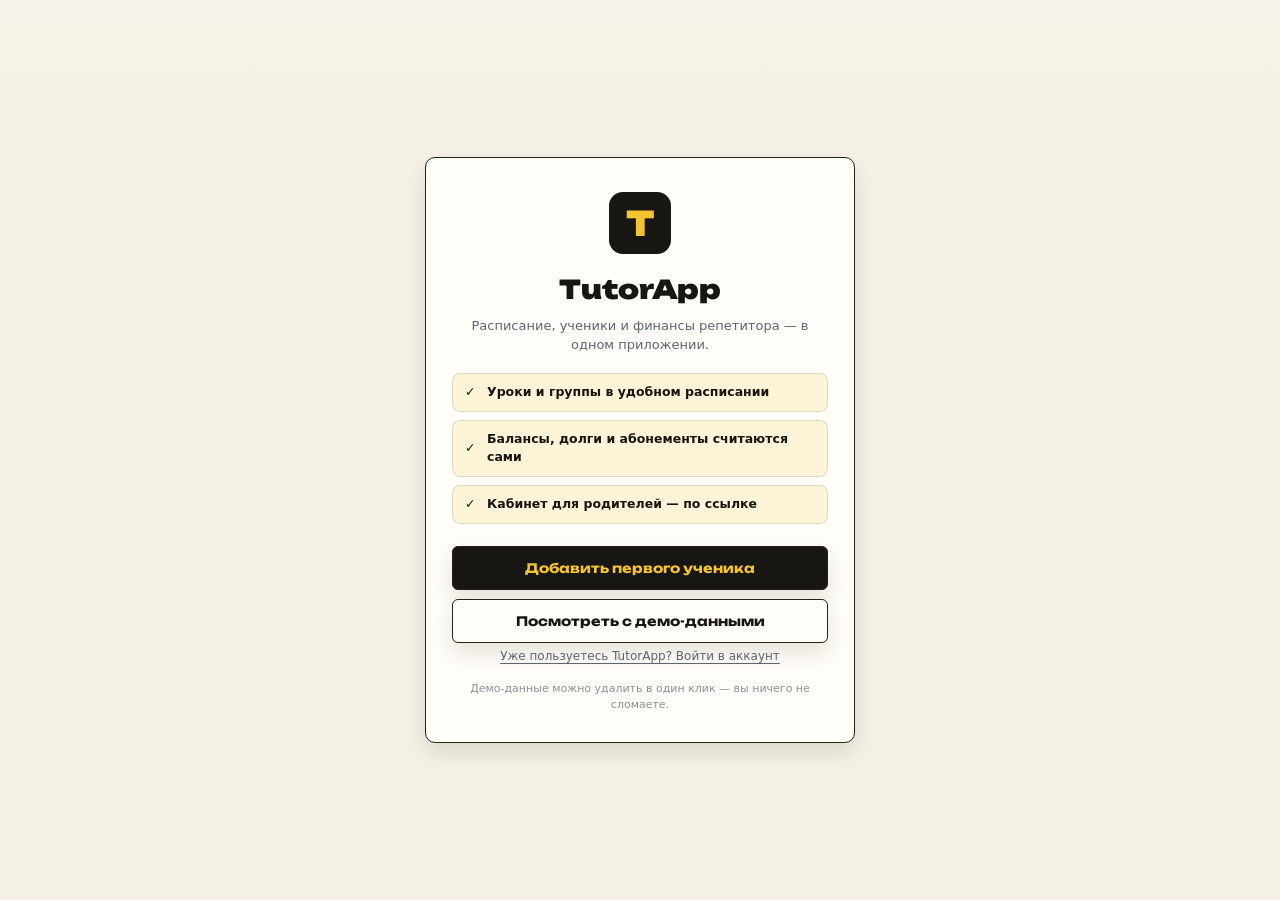
<file: index.html>
<!DOCTYPE html>
<html lang="ru">
<head>
<meta charset="UTF-8"/>
<meta name="viewport" content="width=device-width, initial-scale=1.0"/>
<title>TutorApp</title>
<meta name="description" content="Управление репетиторством: расписание, ученики, финансы"/>
<meta name="color-scheme" content="light"/>
<meta name="theme-color" content="#fffdf2"/>
<link rel="apple-touch-icon" href="data:image/svg+xml,<svg xmlns='http://www.w3.org/2000/svg' viewBox='0 0 192 192'><rect width='192' height='192' rx='24' fill='%230a0a0a'/><text x='96' y='140' text-anchor='middle' font-size='120' font-family='sans-serif' font-weight='900' fill='%23FFE500'>T</text></svg>"/>
<link rel="icon" href="data:image/svg+xml,%3Csvg xmlns='http://www.w3.org/2000/svg' viewBox='0 0 32 32'%3E%3Crect width='32' height='32' rx='7' fill='%23181713'/%3E%3Cpath d='M9 8h14v4H9zM9 14h14v4H9zM9 20h10v4H9z' fill='%23ffd84d'/%3E%3C/svg%3E"/>
<script src="./vendor/react.production.min.js"></script>
<script src="./vendor/react-dom.production.min.js"></script>
<script>
if (location.protocol !== 'file:') {
  const manifestLink = document.createElement('link');
  manifestLink.rel = 'manifest';
  manifestLink.href = 'manifest.json';
  document.head.appendChild(manifestLink);
}
</script>
<link rel="stylesheet" href="./styles.css?v=142"/>
</head>
<body>
<div id="root"></div>
<script src="./financeLogic.js?v=2"></script>
<script src="./app.js?v=146"></script>
</body>
</html>
</file>
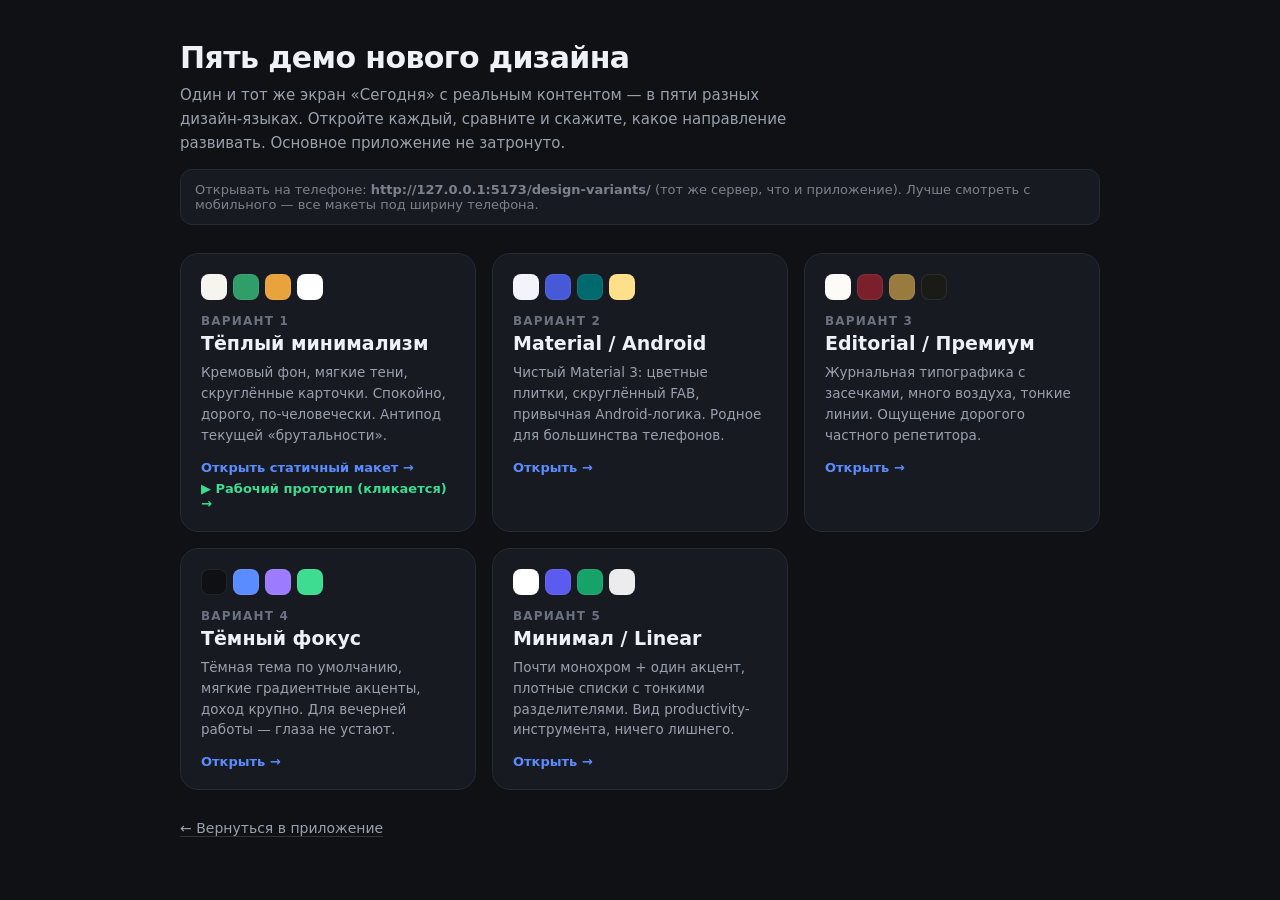
<file: design-variants/index.html>
<!DOCTYPE html>
<html lang="ru">
<head>
<meta charset="UTF-8"/>
<meta name="viewport" content="width=device-width, initial-scale=1.0"/>
<title>TutorApp · Демо новых дизайнов</title>
<style>
  *{box-sizing:border-box;margin:0;padding:0}
  body{font-family:-apple-system,'Segoe UI',Roboto,system-ui,sans-serif;background:#0f1115;color:#eef1f6;padding:40px 20px 60px;min-height:100vh}
  .wrap{max-width:920px;margin:0 auto}
  h1{font-size:30px;font-weight:800;letter-spacing:-.02em}
  .sub{color:#9aa1ad;margin-top:8px;font-size:15px;line-height:1.6;max-width:640px}
  .note{margin-top:14px;font-size:13px;color:#7c828d;background:#171a21;border:1px solid #252a33;border-radius:12px;padding:12px 14px}
  .grid{display:grid;grid-template-columns:repeat(auto-fill,minmax(260px,1fr));gap:16px;margin-top:28px}
  a.card{display:block;text-decoration:none;color:inherit;background:#171a21;border:1px solid #252a33;border-radius:18px;padding:20px;transition:transform .15s,border-color .15s}
  a.card:hover{transform:translateY(-3px);border-color:#3a4150}
  .sw{display:flex;gap:6px;margin-bottom:14px}
  .sw i{width:26px;height:26px;border-radius:8px;display:block;border:1px solid rgba(255,255,255,.08)}
  .num{font-size:12px;font-weight:700;color:#6b7180;letter-spacing:.1em}
  .nm{font-size:19px;font-weight:700;margin-top:4px}
  .ds{font-size:13.5px;color:#9aa1ad;margin-top:8px;line-height:1.55}
  .open{margin-top:14px;font-size:13px;font-weight:700;color:#5b8cff}
  .back{display:inline-block;margin-top:30px;color:#9aa1ad;font-size:14px;text-decoration:none;border-bottom:1px solid #333}
</style>
</head>
<body>
<div class="wrap">
  <h1>Пять демо нового дизайна</h1>
  <p class="sub">Один и тот же экран «Сегодня» с реальным контентом — в пяти разных дизайн-языках. Откройте каждый, сравните и скажите, какое направление развивать. Основное приложение не затронуто.</p>
  <div class="note">Открывать на телефоне: <b>http://127.0.0.1:5173/design-variants/</b> (тот же сервер, что и приложение). Лучше смотреть с мобильного — все макеты под ширину телефона.</div>

  <div class="grid">
    <a class="card" href="1-soft.html">
      <div class="sw"><i style="background:#f6f4ef"></i><i style="background:#2f9e68"></i><i style="background:#e8a33d"></i><i style="background:#fff"></i></div>
      <div class="num">ВАРИАНТ 1</div>
      <div class="nm">Тёплый минимализм</div>
      <div class="ds">Кремовый фон, мягкие тени, скруглённые карточки. Спокойно, дорого, по-человечески. Антипод текущей «брутальности».</div>
      <div class="open">Открыть статичный макет →</div>
      <div class="open" onclick="event.preventDefault();location.href='1-soft-app.html'" style="margin-top:6px;color:#3ddc91">▶ Рабочий прототип (кликается) →</div>
    </a>
    <a class="card" href="2-material.html">
      <div class="sw"><i style="background:#f3f4fb"></i><i style="background:#4659d6"></i><i style="background:#00696e"></i><i style="background:#ffe08a"></i></div>
      <div class="num">ВАРИАНТ 2</div>
      <div class="nm">Material / Android</div>
      <div class="ds">Чистый Material 3: цветные плитки, скруглённый FAB, привычная Android-логика. Родное для большинства телефонов.</div>
      <div class="open">Открыть →</div>
    </a>
    <a class="card" href="3-editorial.html">
      <div class="sw"><i style="background:#fcfbf8"></i><i style="background:#7a1f2b"></i><i style="background:#9a7b3f"></i><i style="background:#1a1a17"></i></div>
      <div class="num">ВАРИАНТ 3</div>
      <div class="nm">Editorial / Премиум</div>
      <div class="ds">Журнальная типографика с засечками, много воздуха, тонкие линии. Ощущение дорогого частного репетитора.</div>
      <div class="open">Открыть →</div>
    </a>
    <a class="card" href="4-dark-focus.html">
      <div class="sw"><i style="background:#0e1014"></i><i style="background:#5b8cff"></i><i style="background:#9d7bff"></i><i style="background:#3ddc91"></i></div>
      <div class="num">ВАРИАНТ 4</div>
      <div class="nm">Тёмный фокус</div>
      <div class="ds">Тёмная тема по умолчанию, мягкие градиентные акценты, доход крупно. Для вечерней работы — глаза не устают.</div>
      <div class="open">Открыть →</div>
    </a>
    <a class="card" href="5-minimal.html">
      <div class="sw"><i style="background:#fff"></i><i style="background:#5b5bf0"></i><i style="background:#16a36a"></i><i style="background:#ececef"></i></div>
      <div class="num">ВАРИАНТ 5</div>
      <div class="nm">Минимал / Linear</div>
      <div class="ds">Почти монохром + один акцент, плотные списки с тонкими разделителями. Вид productivity-инструмента, ничего лишнего.</div>
      <div class="open">Открыть →</div>
    </a>
  </div>

  <a class="back" href="/index.html">← Вернуться в приложение</a>
</div>
</body>
</html>
</file>
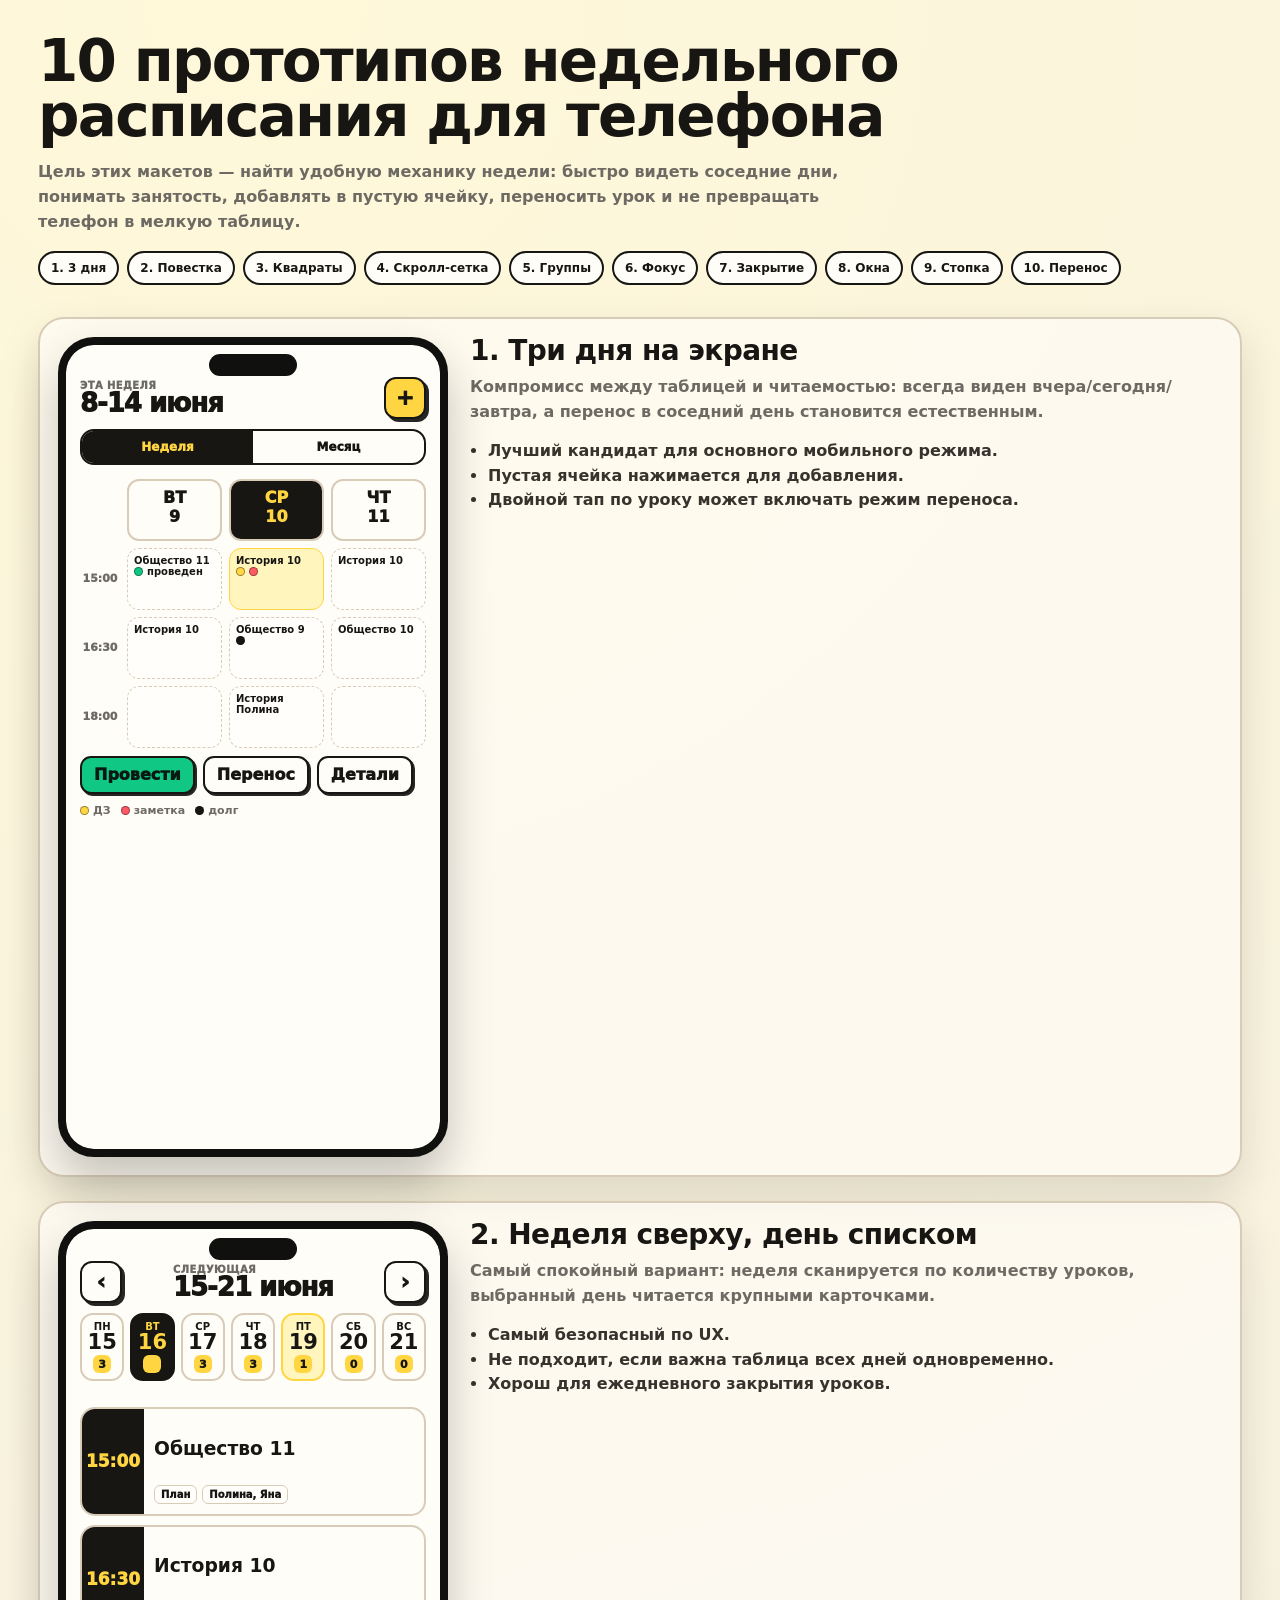
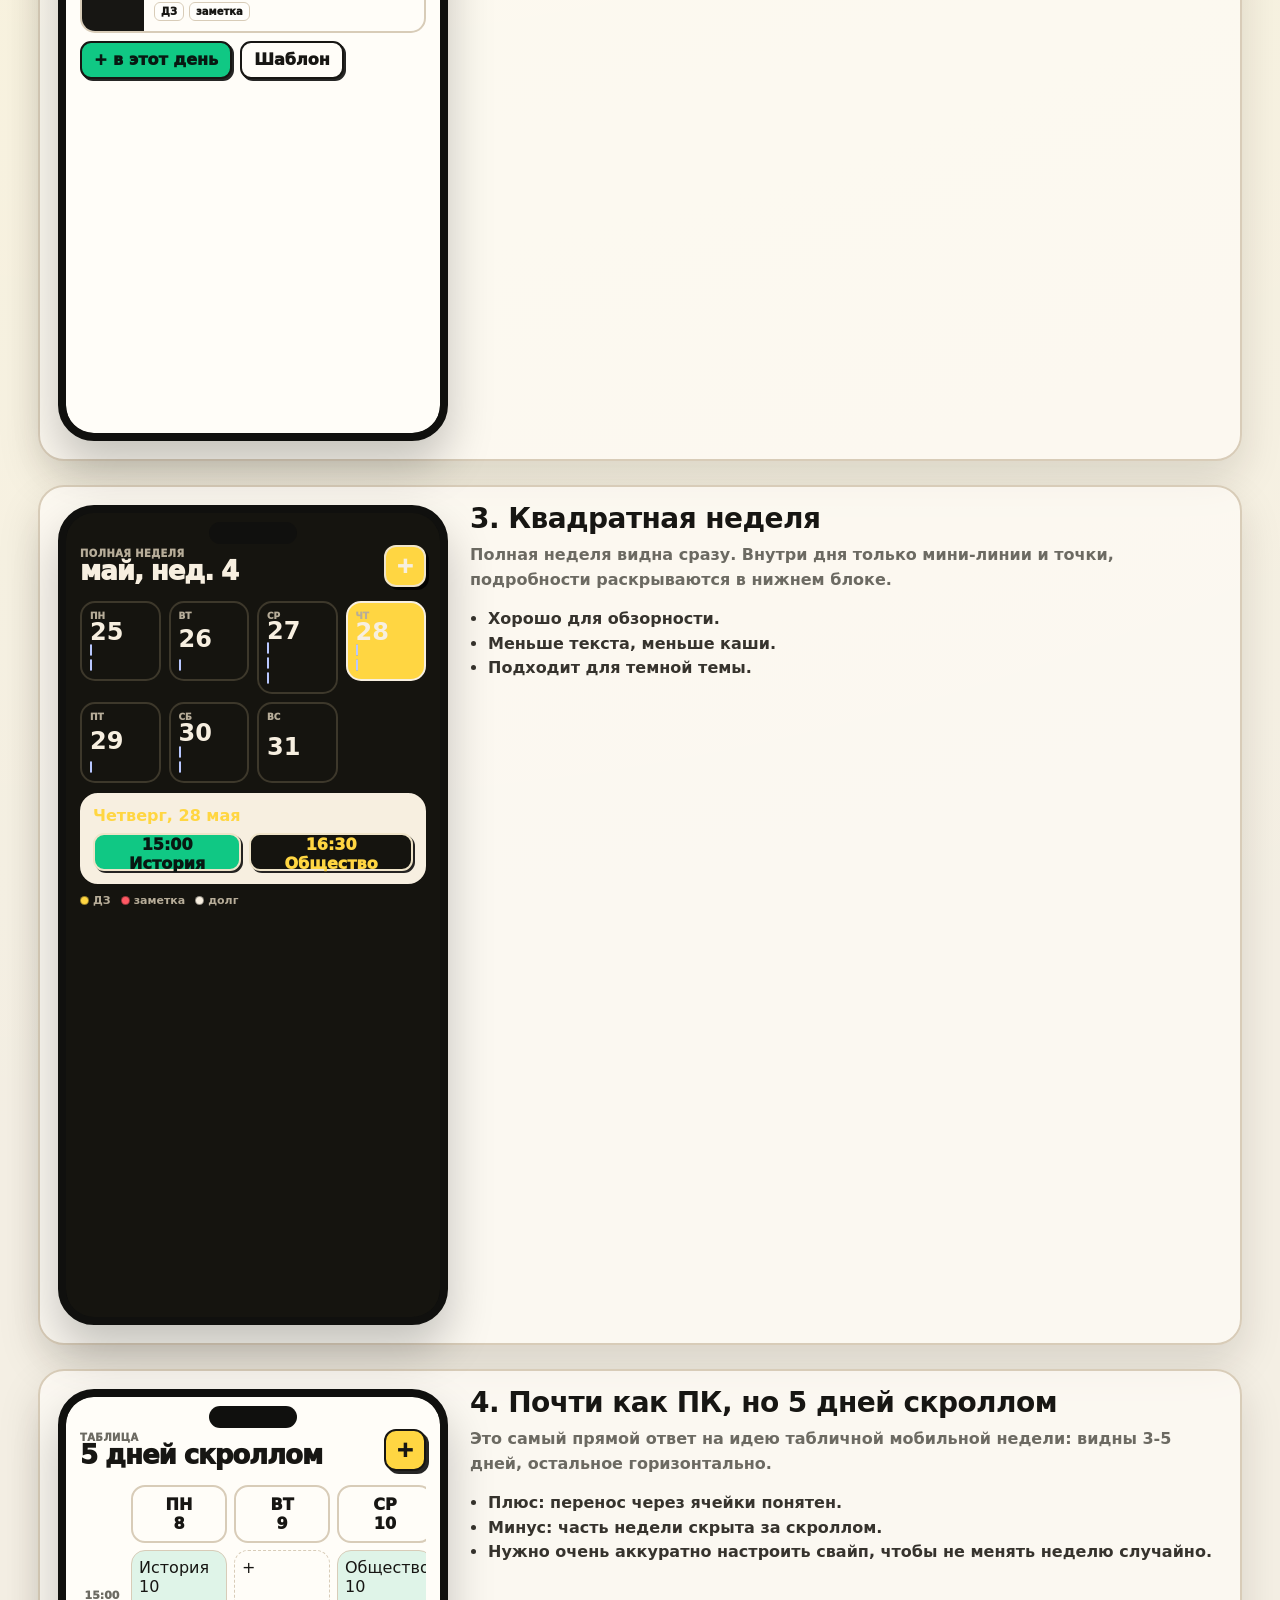
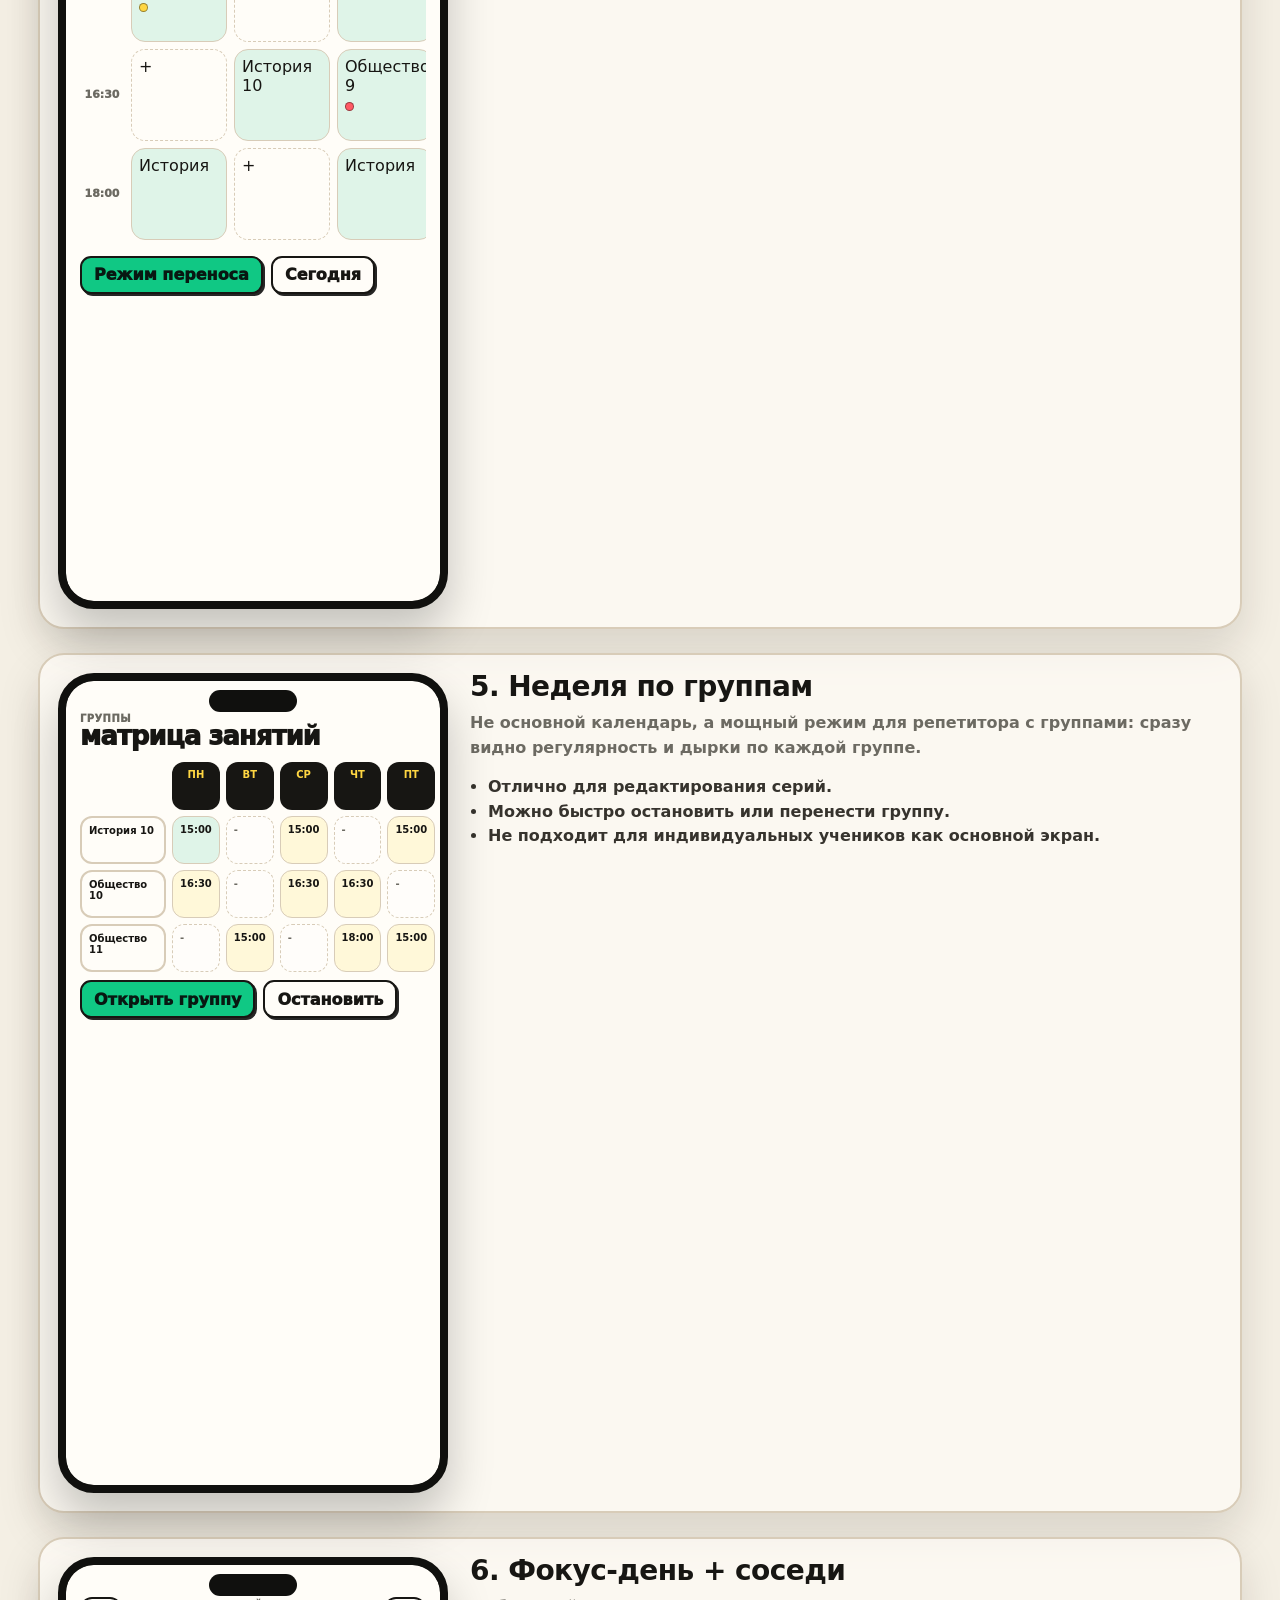
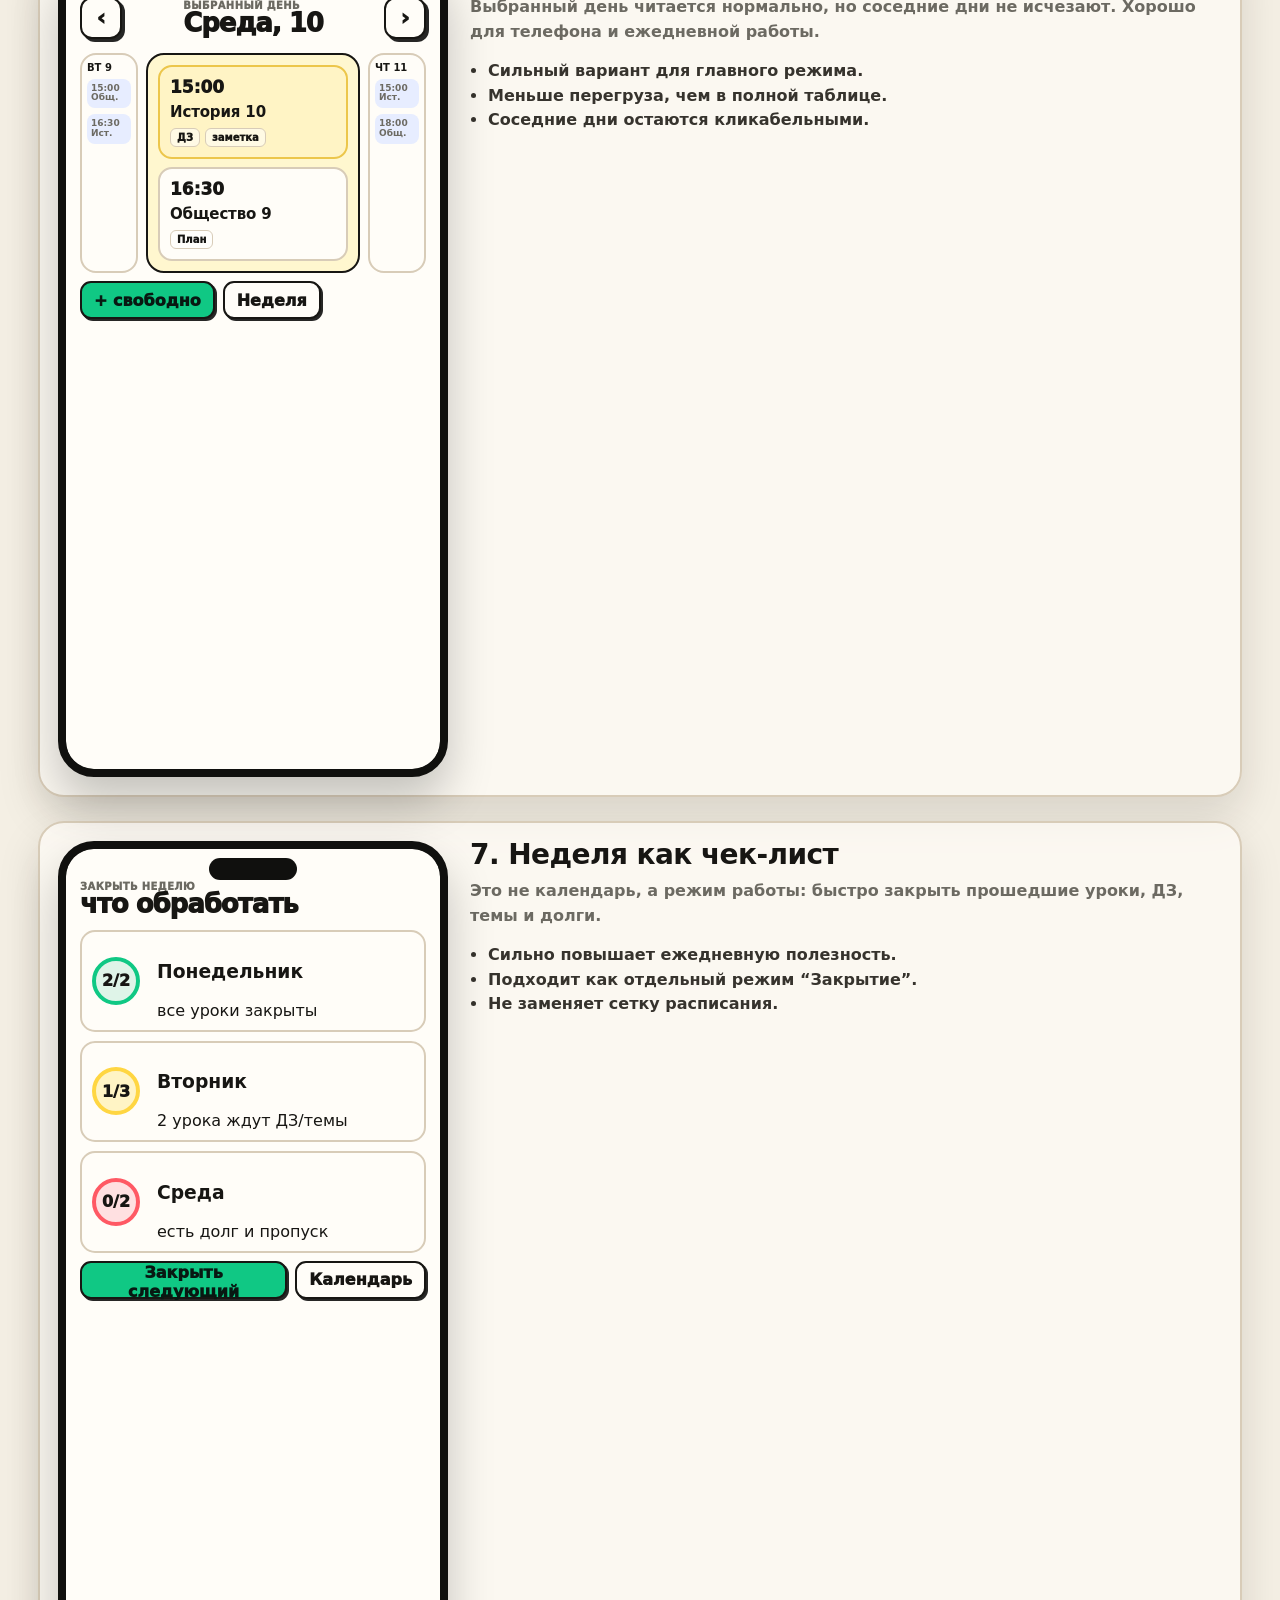
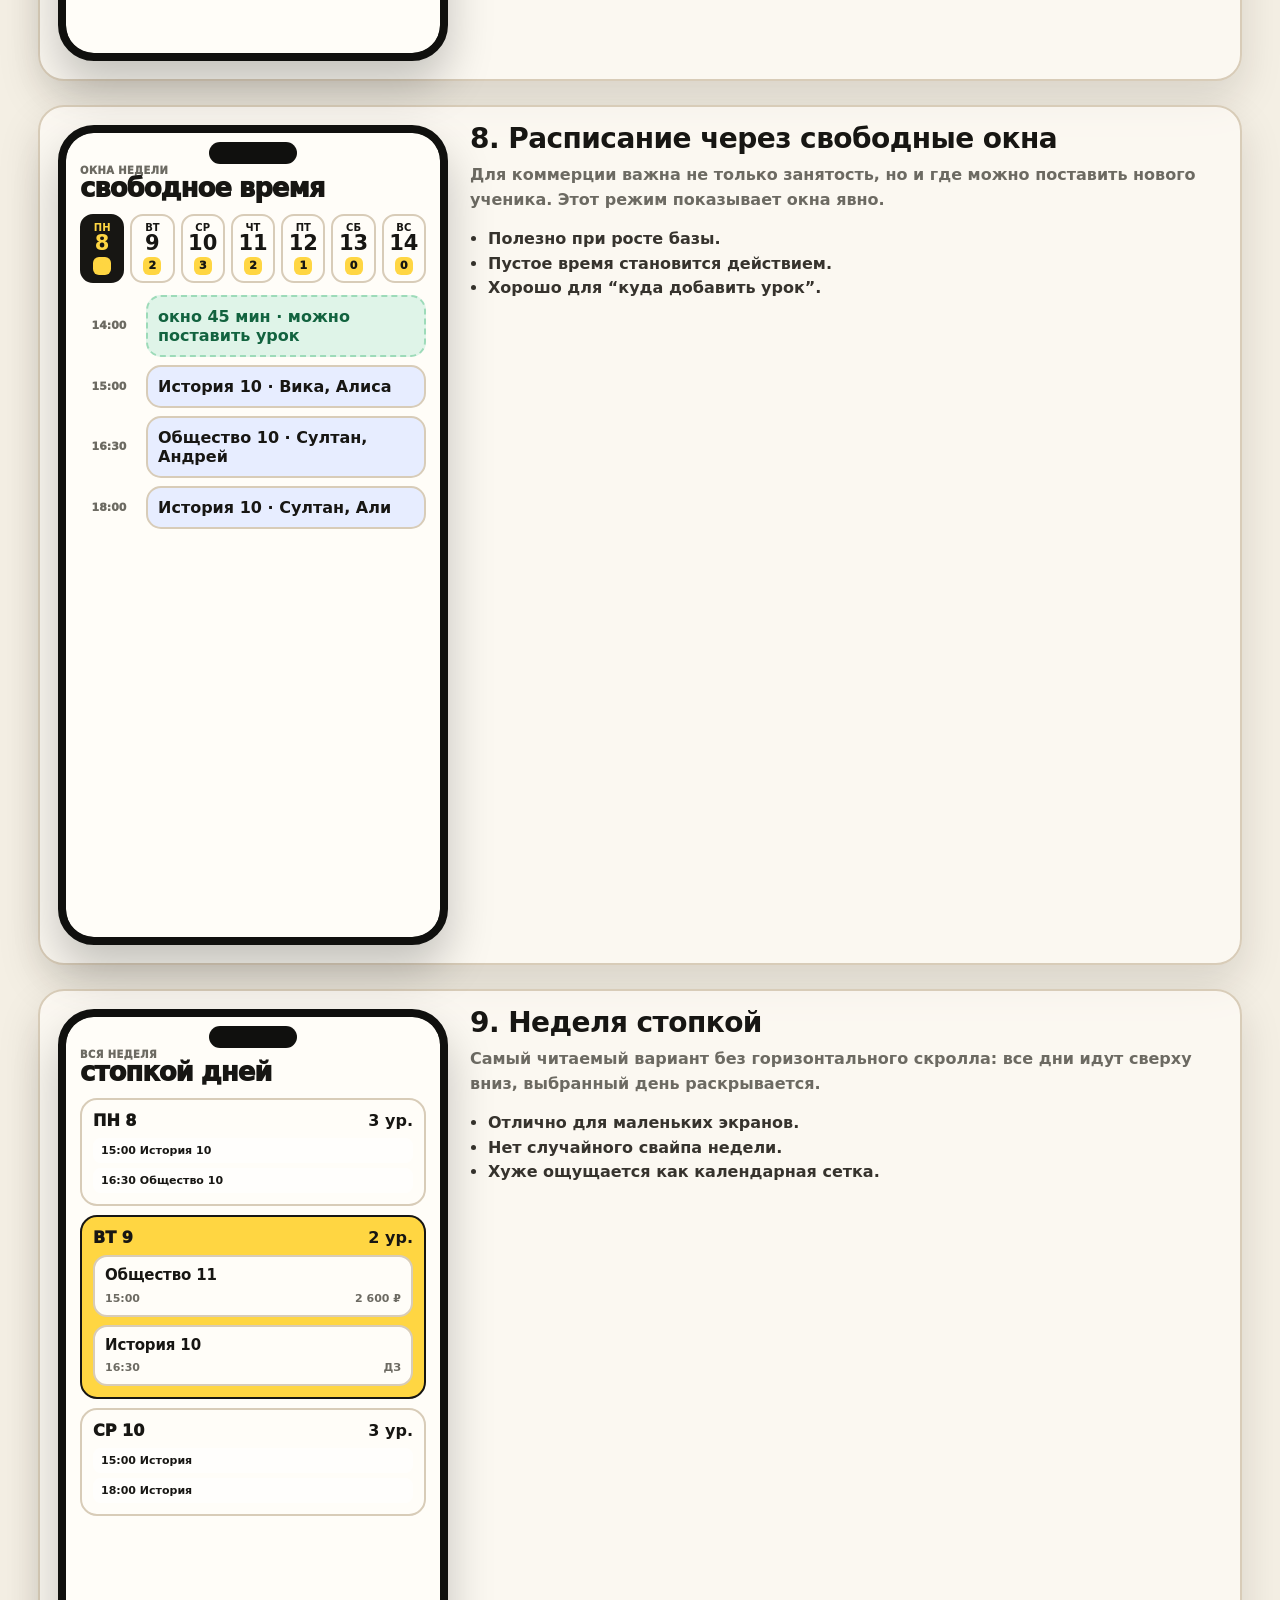
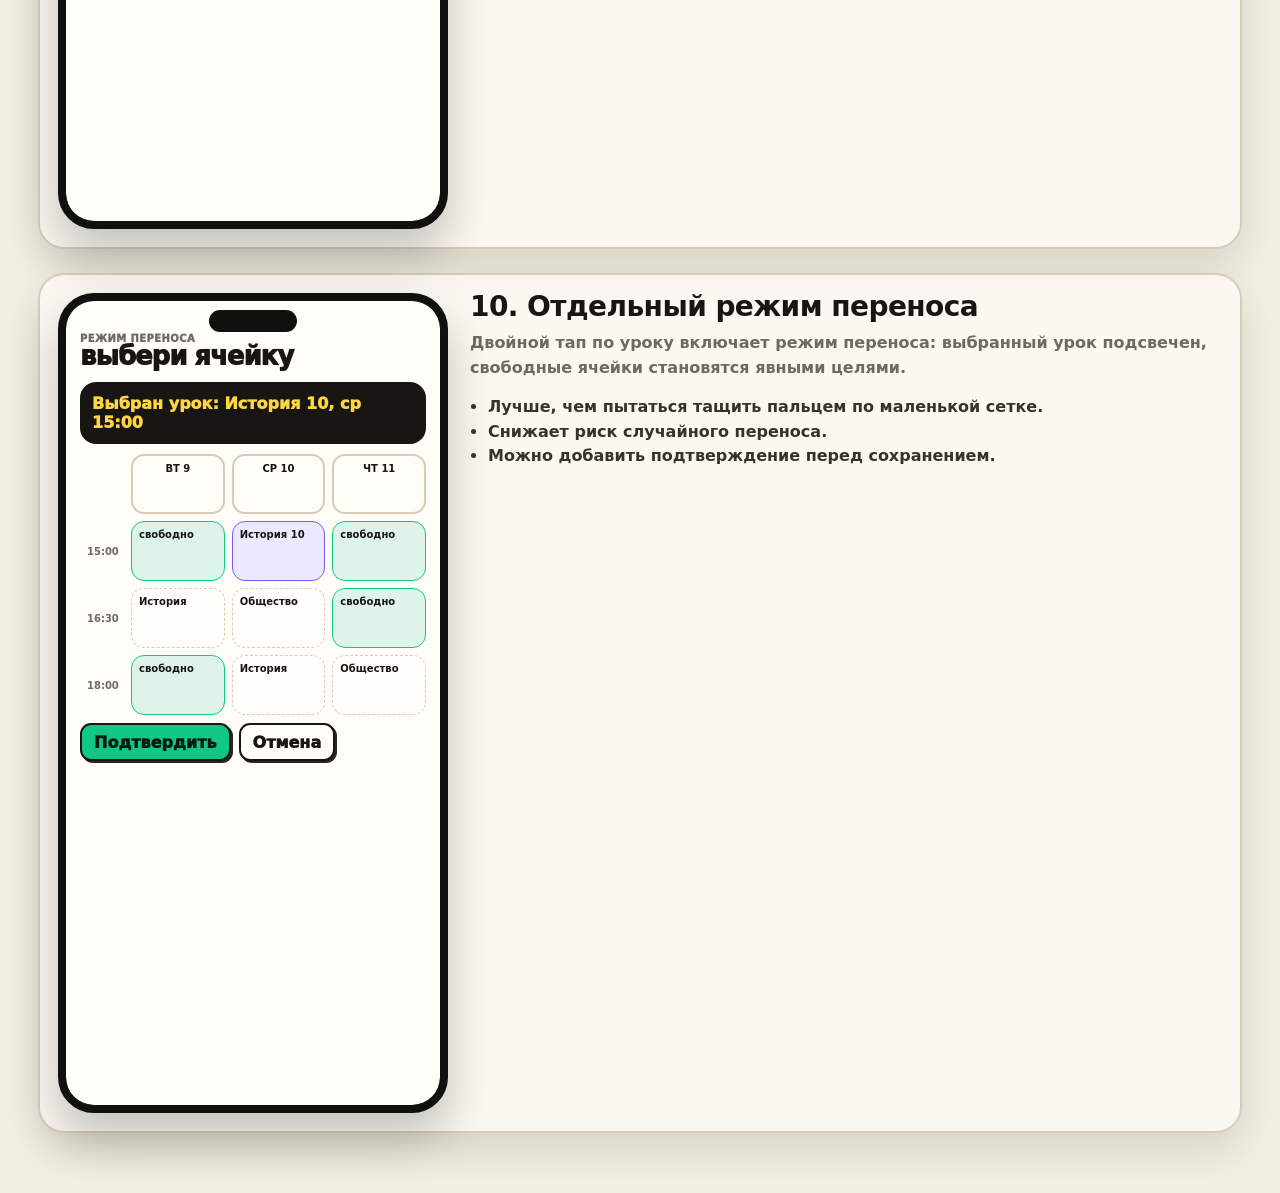
<file: mobile-week-prototypes.html>
<!doctype html>
<html lang="ru">
<head>
  <meta charset="utf-8">
  <meta name="viewport" content="width=device-width, initial-scale=1">
  <title>10 прототипов мобильной недели</title>
  <style>
    :root {
      --bg: #f4efe4;
      --paper: #fffdf8;
      --ink: #171613;
      --muted: #6c6a62;
      --line: #d8ccb8;
      --line-strong: #171613;
      --yellow: #ffd642;
      --green: #10c884;
      --green-soft: #dff4e8;
      --blue: #4169e1;
      --blue-soft: #e7edff;
      --red: #ff5964;
      --red-soft: #ffe0e1;
      --violet: #725cff;
      --violet-soft: #ece8ff;
      --shadow: 0 18px 42px rgba(32, 27, 18, .13);
      --hard-shadow: 4px 4px 0 #171613;
      --radius: 18px;
      font-family: Inter, ui-sans-serif, system-ui, -apple-system, BlinkMacSystemFont, "Segoe UI", sans-serif;
      color: var(--ink);
      background: var(--bg);
    }

    * { box-sizing: border-box; }
    body { margin: 0; background: radial-gradient(circle at 20% 0%, #fff8d9 0, transparent 30%), var(--bg); }
    button { font: inherit; color: inherit; }

    .page-head {
      max-width: 1240px;
      margin: 0 auto;
      padding: 34px 18px 18px;
      display: grid;
      gap: 16px;
    }
    .page-head h1 {
      margin: 0;
      font-size: clamp(30px, 5vw, 58px);
      line-height: .95;
      letter-spacing: -.03em;
    }
    .page-head p {
      margin: 0;
      max-width: 820px;
      color: var(--muted);
      font-size: 16px;
      line-height: 1.55;
      font-weight: 650;
    }
    .jump {
      display: flex;
      gap: 8px;
      flex-wrap: wrap;
    }
    .jump a {
      color: var(--ink);
      text-decoration: none;
      border: 2px solid var(--line-strong);
      border-radius: 999px;
      background: var(--paper);
      padding: 8px 11px;
      font-size: 12px;
      font-weight: 900;
    }

    .prototype-grid {
      max-width: 1240px;
      margin: 0 auto;
      padding: 14px 18px 60px;
      display: grid;
      gap: 24px;
    }
    .prototype-card {
      display: grid;
      grid-template-columns: minmax(330px, 390px) minmax(280px, 1fr);
      gap: 22px;
      align-items: start;
      border: 2px solid var(--line);
      border-radius: 26px;
      background: rgba(255, 253, 248, .68);
      box-shadow: var(--shadow);
      padding: 18px;
    }
    .phone {
      width: min(100%, 390px);
      height: 820px;
      border: 8px solid #10100e;
      border-radius: 36px;
      background: #10100e;
      box-shadow: 0 24px 46px rgba(0, 0, 0, .22);
      overflow: hidden;
      position: relative;
    }
    .phone::before {
      content: "";
      position: absolute;
      top: 9px;
      left: 50%;
      width: 88px;
      height: 22px;
      transform: translateX(-50%);
      border-radius: 999px;
      background: #10100e;
      z-index: 3;
    }
    .screen {
      height: 100%;
      overflow: auto;
      border-radius: 27px;
      background: var(--paper);
      padding: 32px 14px 18px;
      scrollbar-width: thin;
    }
    .screen.dark {
      --paper: #15140f;
      --ink: #f7efe0;
      --muted: #b7ad99;
      --line: #3d382b;
      --line-strong: #efe4c9;
      --blue-soft: #1c2746;
      --green-soft: #173427;
      --red-soft: #3b2022;
      --violet-soft: #282144;
      background: #15140f;
      color: var(--ink);
    }
    .note h2 {
      margin: 0 0 10px;
      font-size: 28px;
      line-height: 1.02;
      letter-spacing: -.02em;
    }
    .note p {
      margin: 0 0 14px;
      color: var(--muted);
      font-weight: 650;
      line-height: 1.55;
    }
    .note ul {
      margin: 0;
      padding-left: 18px;
      color: #36332d;
      font-weight: 700;
      line-height: 1.55;
    }

    .mobile-head { display: grid; gap: 10px; margin-bottom: 14px; }
    .mobile-top {
      display: flex;
      align-items: center;
      justify-content: space-between;
      gap: 10px;
    }
    .mobile-title small {
      display: block;
      color: var(--muted);
      text-transform: uppercase;
      font-size: 10px;
      font-weight: 950;
      letter-spacing: .04em;
    }
    .mobile-title strong {
      display: block;
      font-size: 26px;
      line-height: .95;
      font-weight: 950;
      letter-spacing: -.04em;
    }
    .icon-btn,
    .add-btn {
      border: 2px solid var(--line-strong);
      border-radius: 12px;
      background: var(--paper);
      min-width: 42px;
      height: 42px;
      display: grid;
      place-items: center;
      font-size: 22px;
      font-weight: 950;
      box-shadow: 3px 3px 0 rgba(0,0,0,.85);
    }
    .add-btn { background: var(--yellow); }
    .seg {
      display: grid;
      grid-template-columns: 1fr 1fr;
      border: 2px solid var(--line-strong);
      border-radius: 14px;
      overflow: hidden;
      background: var(--paper);
    }
    .seg span {
      text-align: center;
      padding: 9px 4px;
      font-size: 12px;
      font-weight: 950;
    }
    .seg span.active { background: var(--ink); color: var(--yellow); }
    .legend {
      display: flex;
      gap: 10px;
      align-items: center;
      flex-wrap: wrap;
      color: var(--muted);
      font-size: 11px;
      font-weight: 850;
      margin-top: 10px;
    }
    .dot {
      width: 9px;
      height: 9px;
      border-radius: 50%;
      display: inline-block;
      margin-right: 4px;
      vertical-align: -1px;
      background: var(--yellow);
      border: 1px solid rgba(0,0,0,.4);
    }
    .dot.note-dot { background: var(--red); }
    .dot.debt-dot { background: var(--ink); }
    .dot.done-dot { background: var(--green); }

    .week-strip {
      display: grid;
      grid-template-columns: repeat(7, minmax(0, 1fr));
      gap: 6px;
      margin-bottom: 12px;
    }
    .day-chip {
      border: 2px solid var(--line);
      border-radius: 13px;
      background: var(--paper);
      min-height: 58px;
      padding: 6px 4px;
      text-align: center;
      font-weight: 950;
      cursor: pointer;
    }
    .day-chip b { display: block; font-size: 10px; text-transform: uppercase; }
    .day-chip strong { display: block; font-size: 21px; line-height: 1; }
    .day-chip em { display: inline-grid; min-width: 18px; height: 18px; place-items: center; border-radius: 6px; background: var(--yellow); font-style: normal; font-size: 11px; }
    .day-chip.active { background: var(--ink); color: var(--yellow); border-color: var(--ink); }
    .day-chip.today:not(.active) { border-color: var(--yellow); background: #fff5bd; }

    .lesson {
      border: 2px solid var(--line);
      border-radius: 14px;
      background: var(--paper);
      padding: 10px;
      display: grid;
      gap: 7px;
      min-width: 0;
    }
    .lesson.done { background: var(--green-soft); border-color: #92caa9; }
    .lesson.next { background: #fff4c5; border-color: #ecc64b; }
    .lesson.warn { background: var(--red-soft); border-color: #ef8b92; }
    .lesson h3 { margin: 0; font-size: 15px; line-height: 1.15; letter-spacing: -.01em; }
    .lesson .meta { display: flex; justify-content: space-between; color: var(--muted); font-size: 11px; font-weight: 800; }
    .badges { display: flex; gap: 5px; flex-wrap: wrap; }
    .badge {
      border: 1.5px solid var(--line);
      border-radius: 6px;
      padding: 3px 6px;
      font-size: 10px;
      font-weight: 950;
      background: rgba(255,255,255,.55);
    }
    .time {
      font-weight: 950;
      font-size: 17px;
      color: var(--ink);
    }
    .quick-row { display: flex; gap: 8px; align-items: center; margin-top: 8px; }
    .quick-row button {
      border: 2px solid var(--line-strong);
      border-radius: 11px;
      background: var(--paper);
      height: 38px;
      padding: 0 12px;
      font-weight: 950;
      box-shadow: 2px 2px 0 rgba(0,0,0,.85);
    }
    .quick-row .primary { background: var(--green); color: #081812; }

    /* 1 */
    .p1 .three-days {
      display: grid;
      grid-template-columns: 40px repeat(3, 1fr);
      gap: 7px;
      align-items: stretch;
    }
    .p1 .day-head,
    .p1 .time-mark,
    .p1 .slot {
      border-radius: 12px;
      min-height: 62px;
    }
    .p1 .day-head {
      border: 2px solid var(--line);
      padding: 7px 4px;
      text-align: center;
      font-weight: 950;
      background: var(--paper);
    }
    .p1 .day-head.active { background: var(--ink); color: var(--yellow); }
    .p1 .time-mark {
      display: grid;
      place-items: center;
      color: var(--muted);
      font-size: 11px;
      font-weight: 950;
    }
    .p1 .slot {
      border: 1.8px dashed var(--line);
      padding: 6px;
      background: rgba(255,255,255,.35);
    }
    .p1 .slot .mini { font-size: 10px; line-height: 1.15; font-weight: 900; }
    .p1 .slot.active { border-style: solid; background: #fff5bd; border-color: var(--yellow); }

    /* 2 */
    .p2 .agenda { display: grid; gap: 9px; }
    .p2 .agenda-row {
      display: grid;
      grid-template-columns: 62px minmax(0, 1fr);
      border: 2px solid var(--line);
      border-radius: 15px;
      overflow: hidden;
      background: var(--paper);
    }
    .p2 .agenda-time {
      background: var(--ink);
      color: var(--yellow);
      display: grid;
      place-items: center;
      font-weight: 950;
      font-size: 17px;
    }
    .p2 .agenda-body { padding: 10px; display: grid; gap: 7px; }

    /* 3 */
    .p3 .square-week {
      display: grid;
      grid-template-columns: repeat(4, minmax(0, 1fr));
      gap: 8px;
    }
    .p3 .square {
      border: 2px solid var(--line);
      border-radius: 15px;
      background: var(--paper);
      aspect-ratio: 1;
      padding: 8px;
      display: flex;
      flex-direction: column;
      justify-content: space-between;
      font-weight: 950;
      cursor: pointer;
    }
    .p3 .square.active { background: var(--yellow); border-color: var(--ink); }
    .p3 .square small { color: var(--muted); font-size: 9px; text-transform: uppercase; }
    .p3 .square strong { font-size: 24px; line-height: .9; }
    .p3 .micro-stack { display: grid; gap: 3px; }
    .p3 .micro-line { height: 12px; border-radius: 4px; background: var(--blue-soft); border: 1px solid #b9c8ff; }
    .p3 .selected-drawer { margin-top: 10px; border: 2px solid var(--ink); border-radius: 18px; padding: 11px; background: var(--ink); color: var(--yellow); }

    /* 4 */
    .p4 .wide-scroll { overflow-x: auto; padding-bottom: 8px; }
    .p4 .wide-grid {
      min-width: 560px;
      display: grid;
      grid-template-columns: 44px repeat(5, 96px);
      gap: 7px;
    }
    .p4 .wide-day { border: 2px solid var(--line); border-radius: 14px; padding: 8px; font-weight: 950; text-align: center; background: var(--paper); }
    .p4 .wide-time { display: grid; place-items: center; color: var(--muted); font-size: 11px; font-weight: 950; }
    .p4 .wide-cell { min-height: 92px; border: 1.8px dashed var(--line); border-radius: 14px; padding: 7px; }
    .p4 .wide-cell.filled { border-style: solid; background: var(--green-soft); }

    /* 5 */
    .p5 .matrix { display: grid; grid-template-columns: 86px repeat(5, 1fr); gap: 6px; }
    .p5 .matrix div { min-height: 48px; border-radius: 12px; padding: 7px; font-size: 10px; font-weight: 900; }
    .p5 .m-head { background: var(--ink); color: var(--yellow); text-align: center; }
    .p5 .m-name { background: var(--paper); border: 2px solid var(--line); }
    .p5 .m-cell { border: 1.8px solid var(--line); background: #fff8d9; }
    .p5 .m-cell.done { background: var(--green-soft); }
    .p5 .m-cell.empty { border-style: dashed; background: rgba(255,255,255,.3); color: var(--muted); }

    /* 6 */
    .p6 .focus-shell { display: grid; grid-template-columns: 58px minmax(0,1fr) 58px; gap: 8px; align-items: stretch; }
    .p6 .side-day { border: 2px solid var(--line); border-radius: 16px; padding: 7px 5px; background: var(--paper); color: var(--muted); display: grid; align-content: start; gap: 6px; }
    .p6 .side-day b { font-size: 10px; color: var(--ink); }
    .p6 .tiny-lesson { border-radius: 8px; background: var(--blue-soft); padding: 5px 4px; font-size: 9px; font-weight: 900; line-height: 1.1; }
    .p6 .main-day { border: 2px solid var(--ink); border-radius: 18px; padding: 10px; background: #fff7cf; display: grid; gap: 8px; }

    /* 7 */
    .p7 .close-board { display: grid; gap: 9px; }
    .p7 .close-row { border: 2px solid var(--line); border-radius: 15px; padding: 10px; background: var(--paper); display: grid; grid-template-columns: 55px 1fr; gap: 10px; align-items: center; }
    .p7 .status-ring { width: 48px; height: 48px; border-radius: 50%; display: grid; place-items: center; border: 4px solid var(--line); font-weight: 950; }
    .p7 .status-ring.done { border-color: var(--green); background: var(--green-soft); }
    .p7 .status-ring.todo { border-color: var(--yellow); background: #fff4c5; }
    .p7 .status-ring.debt { border-color: var(--red); background: var(--red-soft); }

    /* 8 */
    .p8 .gaps { display: grid; gap: 8px; }
    .p8 .gap-row { display: grid; grid-template-columns: 58px 1fr; gap: 8px; align-items: stretch; }
    .p8 .gap-time { display: grid; place-items: center; color: var(--muted); font-size: 11px; font-weight: 950; }
    .p8 .gap-body { border: 2px dashed var(--line); border-radius: 15px; padding: 10px; background: rgba(255,255,255,.35); font-weight: 900; color: var(--muted); }
    .p8 .gap-body.lesson { border-style: solid; color: var(--ink); background: var(--blue-soft); }
    .p8 .gap-body.free { background: var(--green-soft); border-color: #9ddbb9; color: #12633f; }

    /* 9 */
    .p9 .day-stack { display: grid; gap: 9px; }
    .p9 .day-card { border: 2px solid var(--line); border-radius: 17px; background: var(--paper); padding: 11px; display: grid; gap: 8px; }
    .p9 .day-card.active { border-color: var(--ink); background: var(--yellow); }
    .p9 .day-row-head { display: flex; justify-content: space-between; align-items: baseline; font-weight: 950; }
    .p9 .compact-lines { display: grid; gap: 5px; }
    .p9 .compact-line { border-radius: 8px; padding: 6px 8px; background: rgba(255,255,255,.65); font-size: 11px; font-weight: 900; }

    /* 10 */
    .p10 .move-banner { border: 2px solid var(--ink); border-radius: 16px; background: var(--ink); color: var(--yellow); padding: 10px; margin-bottom: 10px; font-weight: 950; }
    .p10 .move-grid { display: grid; grid-template-columns: 44px repeat(3, 1fr); gap: 7px; }
    .p10 .move-grid > div { min-height: 60px; border-radius: 13px; padding: 7px; font-size: 10px; font-weight: 900; }
    .p10 .move-head { background: var(--paper); border: 2px solid var(--line); text-align: center; }
    .p10 .move-time { display: grid; place-items: center; color: var(--muted); }
    .p10 .move-cell { border: 1.8px dashed var(--line); background: rgba(255,255,255,.35); }
    .p10 .move-cell.source { border-style: solid; background: var(--violet-soft); border-color: var(--violet); }
    .p10 .move-cell.target { border-style: solid; background: var(--green-soft); border-color: var(--green); }

    @media (max-width: 820px) {
      .prototype-card { grid-template-columns: 1fr; justify-items: center; }
      .note { width: min(100%, 390px); }
      .page-head { padding-top: 22px; }
    }
  </style>
</head>
<body>
  <header class="page-head">
    <h1>10 прототипов недельного расписания для телефона</h1>
    <p>Цель этих макетов — найти удобную механику недели: быстро видеть соседние дни, понимать занятость, добавлять в пустую ячейку, переносить урок и не превращать телефон в мелкую таблицу.</p>
    <nav class="jump" aria-label="Переходы к прототипам">
      <a href="#p1">1. 3 дня</a>
      <a href="#p2">2. Повестка</a>
      <a href="#p3">3. Квадраты</a>
      <a href="#p4">4. Скролл-сетка</a>
      <a href="#p5">5. Группы</a>
      <a href="#p6">6. Фокус</a>
      <a href="#p7">7. Закрытие</a>
      <a href="#p8">8. Окна</a>
      <a href="#p9">9. Стопка</a>
      <a href="#p10">10. Перенос</a>
    </nav>
  </header>

  <main class="prototype-grid">
    <section class="prototype-card" id="p1">
      <div class="phone"><div class="screen p1">
        <div class="mobile-head">
          <div class="mobile-top"><div class="mobile-title"><small>эта неделя</small><strong>8-14 июня</strong></div><button class="add-btn">+</button></div>
          <div class="seg"><span class="active">Неделя</span><span>Месяц</span></div>
        </div>
        <div class="three-days">
          <div></div><div class="day-head">ВТ<br>9</div><div class="day-head active">СР<br>10</div><div class="day-head">ЧТ<br>11</div>
          <div class="time-mark">15:00</div>
          <div class="slot"><div class="mini">Общество 11<br><span class="dot done-dot"></span>проведен</div></div>
          <div class="slot active"><div class="mini">История 10<br><span class="dot"></span><span class="dot note-dot"></span></div></div>
          <div class="slot"><div class="mini">История 10</div></div>
          <div class="time-mark">16:30</div>
          <div class="slot"><div class="mini">История 10</div></div>
          <div class="slot"><div class="mini">Общество 9<br><span class="dot debt-dot"></span></div></div>
          <div class="slot"><div class="mini">Общество 10</div></div>
          <div class="time-mark">18:00</div>
          <div class="slot"></div>
          <div class="slot"><div class="mini">История<br>Полина</div></div>
          <div class="slot"></div>
        </div>
        <div class="quick-row"><button class="primary">Провести</button><button>Перенос</button><button>Детали</button></div>
        <div class="legend"><span><i class="dot"></i>ДЗ</span><span><i class="dot note-dot"></i>заметка</span><span><i class="dot debt-dot"></i>долг</span></div>
      </div></div>
      <div class="note"><h2>1. Три дня на экране</h2><p>Компромисс между таблицей и читаемостью: всегда виден вчера/сегодня/завтра, а перенос в соседний день становится естественным.</p><ul><li>Лучший кандидат для основного мобильного режима.</li><li>Пустая ячейка нажимается для добавления.</li><li>Двойной тап по уроку может включать режим переноса.</li></ul></div>
    </section>

    <section class="prototype-card" id="p2">
      <div class="phone"><div class="screen p2">
        <div class="mobile-head">
          <div class="mobile-top"><button class="icon-btn">‹</button><div class="mobile-title"><small>следующая</small><strong>15-21 июня</strong></div><button class="icon-btn">›</button></div>
          <div class="week-strip">
            <button class="day-chip"><b>пн</b><strong>15</strong><em>3</em></button><button class="day-chip active"><b>вт</b><strong>16</strong><em>2</em></button><button class="day-chip"><b>ср</b><strong>17</strong><em>3</em></button><button class="day-chip"><b>чт</b><strong>18</strong><em>3</em></button><button class="day-chip today"><b>пт</b><strong>19</strong><em>1</em></button><button class="day-chip"><b>сб</b><strong>20</strong><em>0</em></button><button class="day-chip"><b>вс</b><strong>21</strong><em>0</em></button>
          </div>
        </div>
        <div class="agenda">
          <article class="agenda-row"><div class="agenda-time">15:00</div><div class="agenda-body"><h3>Общество 11</h3><div class="badges"><span class="badge">План</span><span class="badge">Полина, Яна</span></div></div></article>
          <article class="agenda-row"><div class="agenda-time">16:30</div><div class="agenda-body"><h3>История 10</h3><div class="badges"><span class="badge">ДЗ</span><span class="badge">заметка</span></div></div></article>
        </div>
        <div class="quick-row"><button class="primary">+ в этот день</button><button>Шаблон</button></div>
      </div></div>
      <div class="note"><h2>2. Неделя сверху, день списком</h2><p>Самый спокойный вариант: неделя сканируется по количеству уроков, выбранный день читается крупными карточками.</p><ul><li>Самый безопасный по UX.</li><li>Не подходит, если важна таблица всех дней одновременно.</li><li>Хорош для ежедневного закрытия уроков.</li></ul></div>
    </section>

    <section class="prototype-card" id="p3">
      <div class="phone"><div class="screen p3 dark">
        <div class="mobile-head"><div class="mobile-top"><div class="mobile-title"><small>полная неделя</small><strong>май, нед. 4</strong></div><button class="add-btn">+</button></div></div>
        <div class="square-week">
          <button class="square"><small>пн</small><strong>25</strong><div class="micro-stack"><i class="micro-line"></i><i class="micro-line"></i></div></button>
          <button class="square"><small>вт</small><strong>26</strong><div class="micro-stack"><i class="micro-line"></i></div></button>
          <button class="square"><small>ср</small><strong>27</strong><div class="micro-stack"><i class="micro-line"></i><i class="micro-line"></i><i class="micro-line"></i></div></button>
          <button class="square active"><small>чт</small><strong>28</strong><div class="micro-stack"><i class="micro-line"></i><i class="micro-line"></i></div></button>
          <button class="square"><small>пт</small><strong>29</strong><div class="micro-stack"><i class="micro-line"></i></div></button>
          <button class="square"><small>сб</small><strong>30</strong><div class="micro-stack"><i class="micro-line"></i><i class="micro-line"></i></div></button>
          <button class="square"><small>вс</small><strong>31</strong><div class="micro-stack"></div></button>
        </div>
        <div class="selected-drawer">
          <strong>Четверг, 28 мая</strong>
          <div class="quick-row"><button class="primary">15:00 История</button><button>16:30 Общество</button></div>
        </div>
        <div class="legend"><span><i class="dot"></i>ДЗ</span><span><i class="dot note-dot"></i>заметка</span><span><i class="dot debt-dot"></i>долг</span></div>
      </div></div>
      <div class="note"><h2>3. Квадратная неделя</h2><p>Полная неделя видна сразу. Внутри дня только мини-линии и точки, подробности раскрываются в нижнем блоке.</p><ul><li>Хорошо для обзорности.</li><li>Меньше текста, меньше каши.</li><li>Подходит для темной темы.</li></ul></div>
    </section>

    <section class="prototype-card" id="p4">
      <div class="phone"><div class="screen p4">
        <div class="mobile-head"><div class="mobile-top"><div class="mobile-title"><small>таблица</small><strong>5 дней скроллом</strong></div><button class="add-btn">+</button></div></div>
        <div class="wide-scroll">
          <div class="wide-grid">
            <div></div><div class="wide-day">ПН<br>8</div><div class="wide-day">ВТ<br>9</div><div class="wide-day">СР<br>10</div><div class="wide-day">ЧТ<br>11</div><div class="wide-day">ПТ<br>12</div>
            <div class="wide-time">15:00</div><div class="wide-cell filled">История 10<br><span class="dot"></span></div><div class="wide-cell">+</div><div class="wide-cell filled">Общество 10</div><div class="wide-cell">+</div><div class="wide-cell filled">Общество 11</div>
            <div class="wide-time">16:30</div><div class="wide-cell">+</div><div class="wide-cell filled">История 10</div><div class="wide-cell filled">Общество 9<br><span class="dot note-dot"></span></div><div class="wide-cell filled">История 10</div><div class="wide-cell">+</div>
            <div class="wide-time">18:00</div><div class="wide-cell filled">История</div><div class="wide-cell">+</div><div class="wide-cell filled">История</div><div class="wide-cell">+</div><div class="wide-cell filled">Общество 11</div>
          </div>
        </div>
        <div class="quick-row"><button class="primary">Режим переноса</button><button>Сегодня</button></div>
      </div></div>
      <div class="note"><h2>4. Почти как ПК, но 5 дней скроллом</h2><p>Это самый прямой ответ на идею табличной мобильной недели: видны 3-5 дней, остальное горизонтально.</p><ul><li>Плюс: перенос через ячейки понятен.</li><li>Минус: часть недели скрыта за скроллом.</li><li>Нужно очень аккуратно настроить свайп, чтобы не менять неделю случайно.</li></ul></div>
    </section>

    <section class="prototype-card" id="p5">
      <div class="phone"><div class="screen p5">
        <div class="mobile-head"><div class="mobile-title"><small>группы</small><strong>матрица занятий</strong></div></div>
        <div class="matrix">
          <div></div><div class="m-head">ПН</div><div class="m-head">ВТ</div><div class="m-head">СР</div><div class="m-head">ЧТ</div><div class="m-head">ПТ</div>
          <div class="m-name">История 10</div><div class="m-cell done">15:00</div><div class="m-cell empty">-</div><div class="m-cell">15:00</div><div class="m-cell empty">-</div><div class="m-cell">15:00</div>
          <div class="m-name">Общество 10</div><div class="m-cell">16:30</div><div class="m-cell empty">-</div><div class="m-cell">16:30</div><div class="m-cell">16:30</div><div class="m-cell empty">-</div>
          <div class="m-name">Общество 11</div><div class="m-cell empty">-</div><div class="m-cell">15:00</div><div class="m-cell empty">-</div><div class="m-cell">18:00</div><div class="m-cell">15:00</div>
        </div>
        <div class="quick-row"><button class="primary">Открыть группу</button><button>Остановить</button></div>
      </div></div>
      <div class="note"><h2>5. Неделя по группам</h2><p>Не основной календарь, а мощный режим для репетитора с группами: сразу видно регулярность и дырки по каждой группе.</p><ul><li>Отлично для редактирования серий.</li><li>Можно быстро остановить или перенести группу.</li><li>Не подходит для индивидуальных учеников как основной экран.</li></ul></div>
    </section>

    <section class="prototype-card" id="p6">
      <div class="phone"><div class="screen p6">
        <div class="mobile-head"><div class="mobile-top"><button class="icon-btn">‹</button><div class="mobile-title"><small>выбранный день</small><strong>Среда, 10</strong></div><button class="icon-btn">›</button></div></div>
        <div class="focus-shell">
          <div class="side-day"><b>ВТ 9</b><div class="tiny-lesson">15:00 Общ.</div><div class="tiny-lesson">16:30 Ист.</div></div>
          <div class="main-day">
            <article class="lesson next"><div class="time">15:00</div><h3>История 10</h3><div class="badges"><span class="badge">ДЗ</span><span class="badge">заметка</span></div></article>
            <article class="lesson"><div class="time">16:30</div><h3>Общество 9</h3><div class="badges"><span class="badge">План</span></div></article>
          </div>
          <div class="side-day"><b>ЧТ 11</b><div class="tiny-lesson">15:00 Ист.</div><div class="tiny-lesson">18:00 Общ.</div></div>
        </div>
        <div class="quick-row"><button class="primary">+ свободно</button><button>Неделя</button></div>
      </div></div>
      <div class="note"><h2>6. Фокус-день + соседи</h2><p>Выбранный день читается нормально, но соседние дни не исчезают. Хорошо для телефона и ежедневной работы.</p><ul><li>Сильный вариант для главного режима.</li><li>Меньше перегруза, чем в полной таблице.</li><li>Соседние дни остаются кликабельными.</li></ul></div>
    </section>

    <section class="prototype-card" id="p7">
      <div class="phone"><div class="screen p7">
        <div class="mobile-head"><div class="mobile-title"><small>закрыть неделю</small><strong>что обработать</strong></div></div>
        <div class="close-board">
          <div class="close-row"><div class="status-ring done">2/2</div><div><h3>Понедельник</h3><div class="meta">все уроки закрыты</div></div></div>
          <div class="close-row"><div class="status-ring todo">1/3</div><div><h3>Вторник</h3><div class="meta">2 урока ждут ДЗ/темы</div></div></div>
          <div class="close-row"><div class="status-ring debt">0/2</div><div><h3>Среда</h3><div class="meta">есть долг и пропуск</div></div></div>
        </div>
        <div class="quick-row"><button class="primary">Закрыть следующий</button><button>Календарь</button></div>
      </div></div>
      <div class="note"><h2>7. Неделя как чек-лист</h2><p>Это не календарь, а режим работы: быстро закрыть прошедшие уроки, ДЗ, темы и долги.</p><ul><li>Сильно повышает ежедневную полезность.</li><li>Подходит как отдельный режим “Закрытие”.</li><li>Не заменяет сетку расписания.</li></ul></div>
    </section>

    <section class="prototype-card" id="p8">
      <div class="phone"><div class="screen p8">
        <div class="mobile-head"><div class="mobile-title"><small>окна недели</small><strong>свободное время</strong></div></div>
        <div class="week-strip">
          <button class="day-chip active"><b>пн</b><strong>8</strong><em>3</em></button><button class="day-chip"><b>вт</b><strong>9</strong><em>2</em></button><button class="day-chip"><b>ср</b><strong>10</strong><em>3</em></button><button class="day-chip"><b>чт</b><strong>11</strong><em>2</em></button><button class="day-chip"><b>пт</b><strong>12</strong><em>1</em></button><button class="day-chip"><b>сб</b><strong>13</strong><em>0</em></button><button class="day-chip"><b>вс</b><strong>14</strong><em>0</em></button>
        </div>
        <div class="gaps">
          <div class="gap-row"><div class="gap-time">14:00</div><div class="gap-body free">окно 45 мин · можно поставить урок</div></div>
          <div class="gap-row"><div class="gap-time">15:00</div><div class="gap-body lesson">История 10 · Вика, Алиса</div></div>
          <div class="gap-row"><div class="gap-time">16:30</div><div class="gap-body lesson">Общество 10 · Султан, Андрей</div></div>
          <div class="gap-row"><div class="gap-time">18:00</div><div class="gap-body lesson">История 10 · Султан, Али</div></div>
        </div>
      </div></div>
      <div class="note"><h2>8. Расписание через свободные окна</h2><p>Для коммерции важна не только занятость, но и где можно поставить нового ученика. Этот режим показывает окна явно.</p><ul><li>Полезно при росте базы.</li><li>Пустое время становится действием.</li><li>Хорошо для “куда добавить урок”.</li></ul></div>
    </section>

    <section class="prototype-card" id="p9">
      <div class="phone"><div class="screen p9">
        <div class="mobile-head"><div class="mobile-title"><small>вся неделя</small><strong>стопкой дней</strong></div></div>
        <div class="day-stack">
          <section class="day-card"><div class="day-row-head"><span>ПН 8</span><strong>3 ур.</strong></div><div class="compact-lines"><div class="compact-line">15:00 История 10</div><div class="compact-line">16:30 Общество 10</div></div></section>
          <section class="day-card active"><div class="day-row-head"><span>ВТ 9</span><strong>2 ур.</strong></div><article class="lesson"><h3>Общество 11</h3><div class="meta"><span>15:00</span><span>2 600 ₽</span></div></article><article class="lesson"><h3>История 10</h3><div class="meta"><span>16:30</span><span>ДЗ</span></div></article></section>
          <section class="day-card"><div class="day-row-head"><span>СР 10</span><strong>3 ур.</strong></div><div class="compact-lines"><div class="compact-line">15:00 История</div><div class="compact-line">18:00 История</div></div></section>
        </div>
      </div></div>
      <div class="note"><h2>9. Неделя стопкой</h2><p>Самый читаемый вариант без горизонтального скролла: все дни идут сверху вниз, выбранный день раскрывается.</p><ul><li>Отлично для маленьких экранов.</li><li>Нет случайного свайпа недели.</li><li>Хуже ощущается как календарная сетка.</li></ul></div>
    </section>

    <section class="prototype-card" id="p10">
      <div class="phone"><div class="screen p10">
        <div class="mobile-head"><div class="mobile-title"><small>режим переноса</small><strong>выбери ячейку</strong></div></div>
        <div class="move-banner">Выбран урок: История 10, ср 15:00</div>
        <div class="move-grid">
          <div></div><div class="move-head">ВТ 9</div><div class="move-head">СР 10</div><div class="move-head">ЧТ 11</div>
          <div class="move-time">15:00</div><div class="move-cell target">свободно</div><div class="move-cell source">История 10</div><div class="move-cell target">свободно</div>
          <div class="move-time">16:30</div><div class="move-cell">История</div><div class="move-cell">Общество</div><div class="move-cell target">свободно</div>
          <div class="move-time">18:00</div><div class="move-cell target">свободно</div><div class="move-cell">История</div><div class="move-cell">Общество</div>
        </div>
        <div class="quick-row"><button class="primary">Подтвердить</button><button>Отмена</button></div>
      </div></div>
      <div class="note"><h2>10. Отдельный режим переноса</h2><p>Двойной тап по уроку включает режим переноса: выбранный урок подсвечен, свободные ячейки становятся явными целями.</p><ul><li>Лучше, чем пытаться тащить пальцем по маленькой сетке.</li><li>Снижает риск случайного переноса.</li><li>Можно добавить подтверждение перед сохранением.</li></ul></div>
    </section>
  </main>

  <script>
    document.querySelectorAll('.screen').forEach(screen => {
      screen.addEventListener('click', event => {
        const day = event.target.closest('.day-chip, .square');
        if (!day || !screen.contains(day)) return;
        screen.querySelectorAll('.day-chip.active, .square.active').forEach(item => item.classList.remove('active'));
        day.classList.add('active');
      });
    });
  </script>
</body>
</html>
</file>
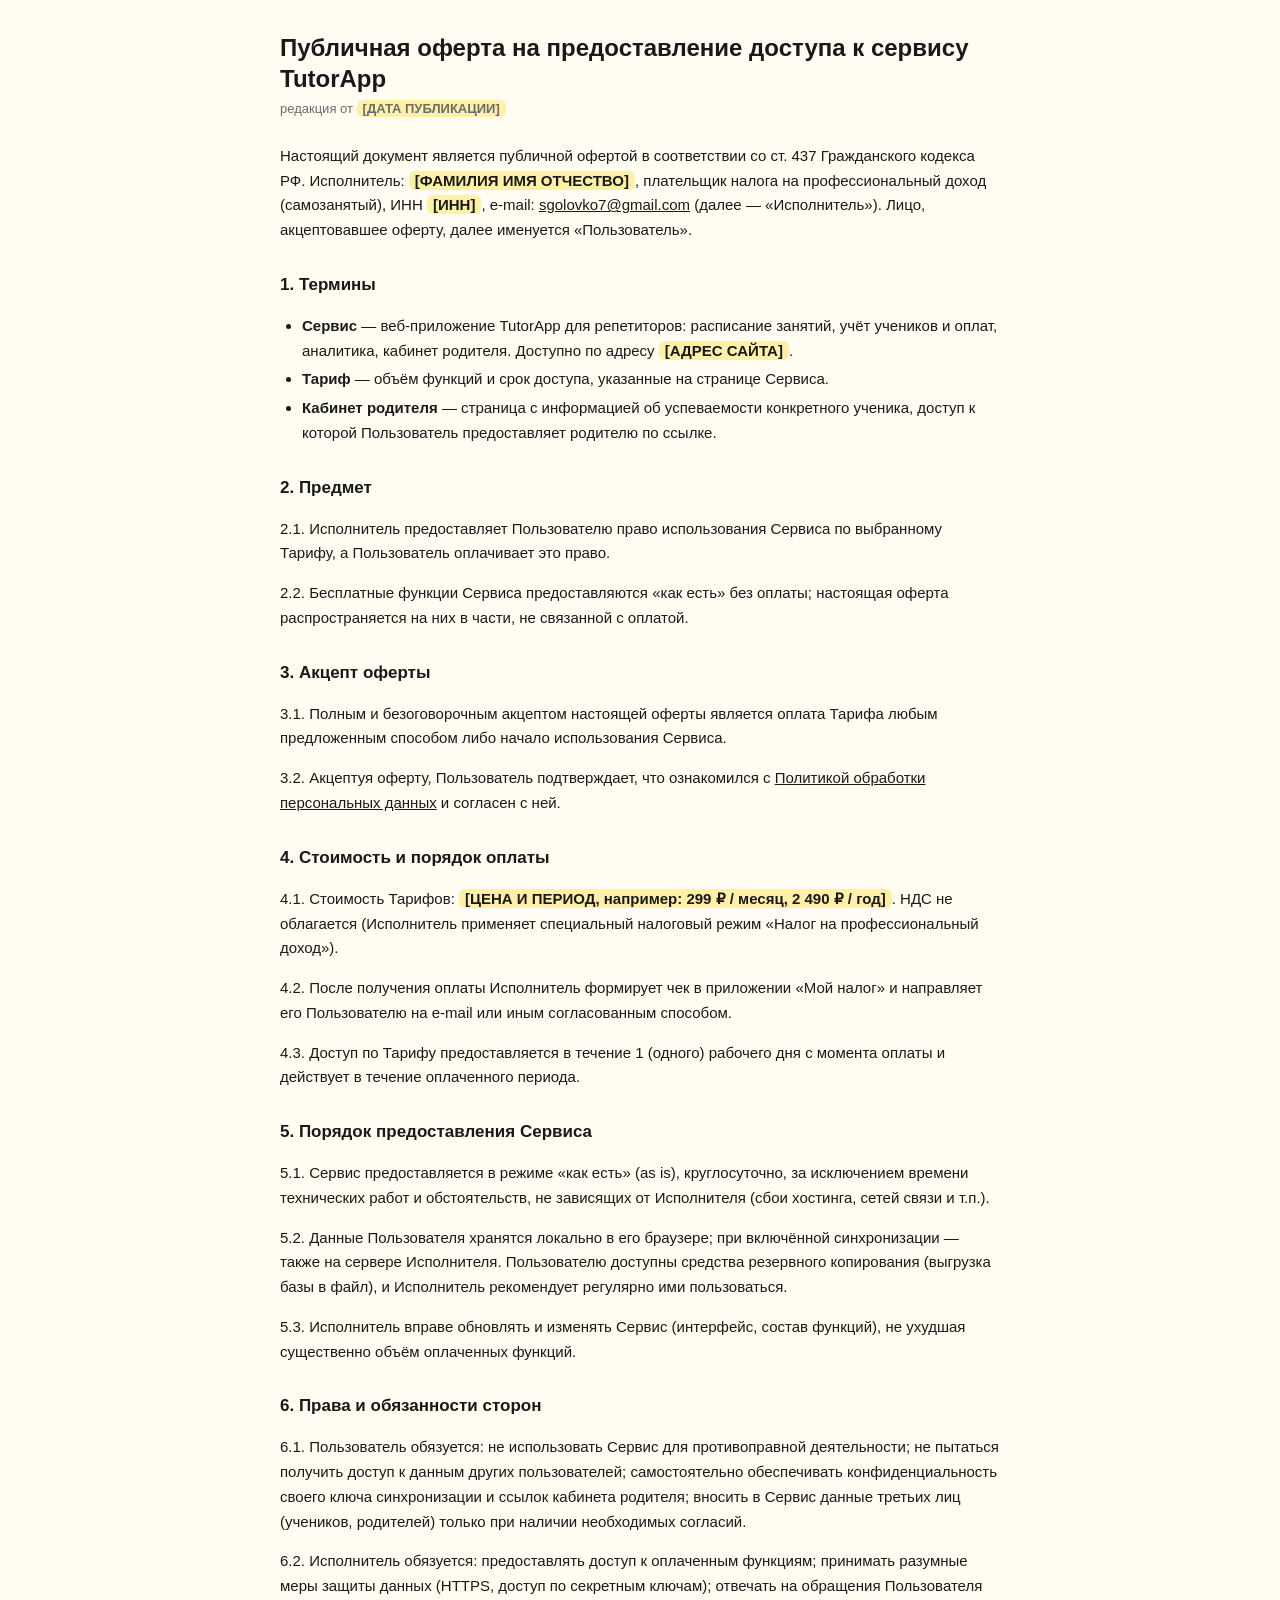
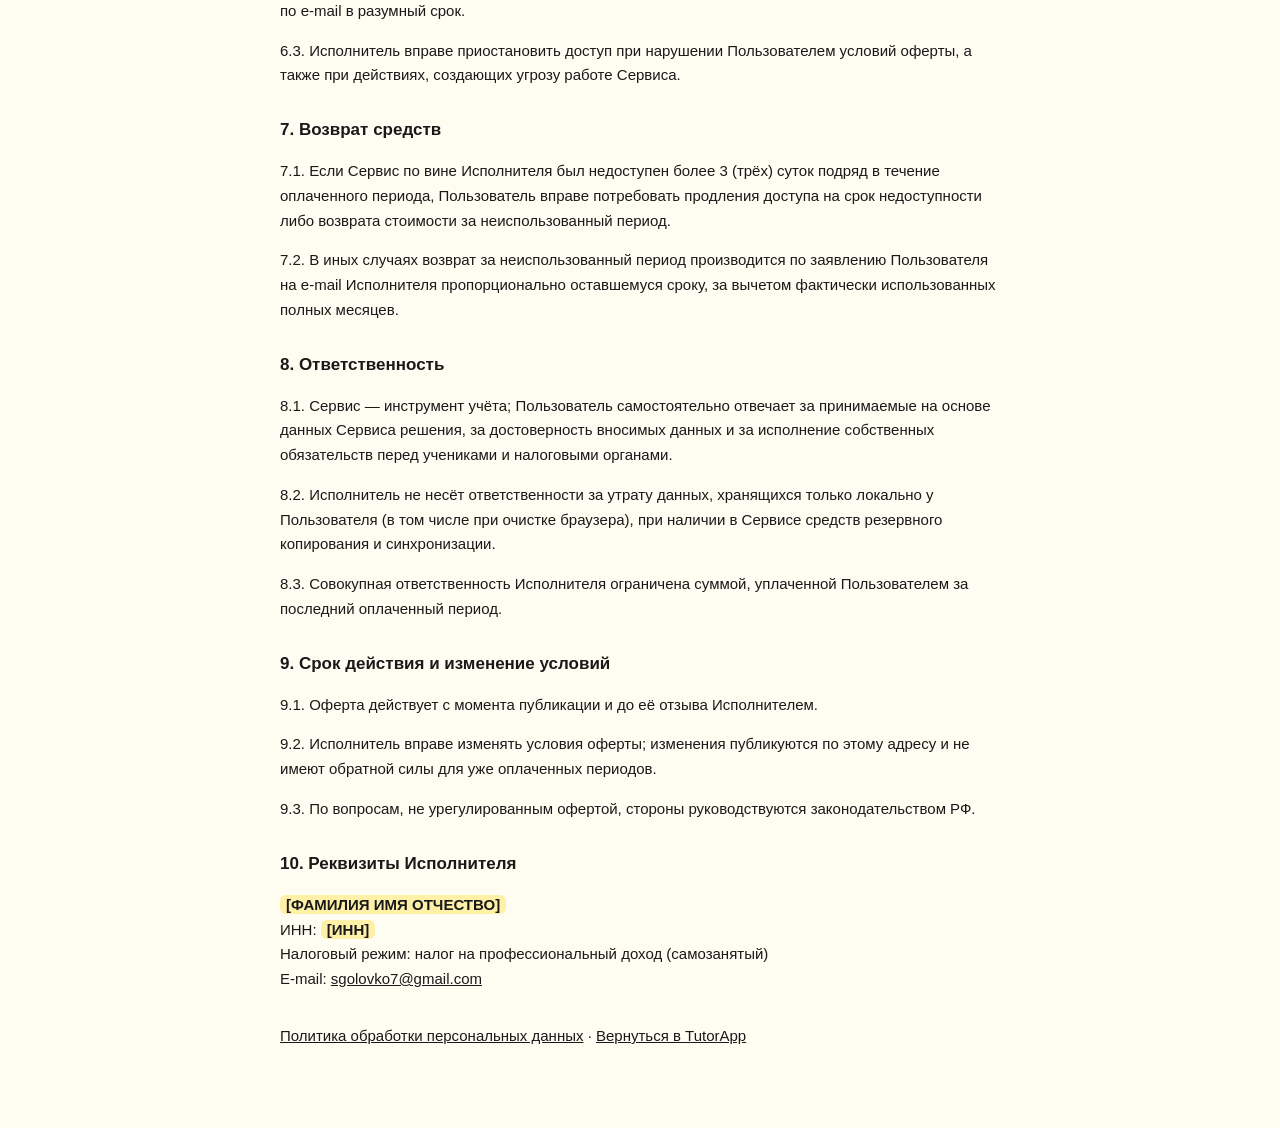
<file: oferta.html>
<!DOCTYPE html>
<html lang="ru">
<head>
<meta charset="utf-8">
<meta name="viewport" content="width=device-width, initial-scale=1">
<meta name="robots" content="noindex">
<title>TutorApp — Публичная оферта</title>
<style>
  body { margin: 0; padding: 24px 16px 64px; background: #fffdf2; color: #191919;
         font: 15px/1.65 -apple-system, "Segoe UI", Roboto, Arial, sans-serif; }
  main { max-width: 720px; margin: 0 auto; }
  h1 { font-size: 24px; line-height: 1.3; margin: 8px 0 4px; }
  h2 { font-size: 17px; margin: 28px 0 8px; }
  .updated { color: #6b6b6b; font-size: 13px; margin-bottom: 24px; }
  .todo { background: #fff0a8; border-radius: 6px; padding: 1px 6px; font-weight: 600; }
  ul { padding-left: 22px; }
  li { margin: 4px 0; }
  a { color: #191919; }
  @media (prefers-color-scheme: dark) {
    body { background: #10131a; color: #edf0f6; }
    .updated { color: #97a0b2; }
    .todo { background: #332d15; color: #f7cf56; }
    a { color: #edf0f6; }
  }
</style>
</head>
<body>
<main>
<h1>Публичная оферта на предоставление доступа к сервису TutorApp</h1>
<div class="updated">редакция от <span class="todo">[ДАТА ПУБЛИКАЦИИ]</span></div>

<p>Настоящий документ является публичной офертой в соответствии со ст. 437 Гражданского кодекса РФ. Исполнитель: <span class="todo">[ФАМИЛИЯ ИМЯ ОТЧЕСТВО]</span>, плательщик налога на профессиональный доход (самозанятый), ИНН <span class="todo">[ИНН]</span>, e-mail: <a href="mailto:sgolovko7@gmail.com">sgolovko7@gmail.com</a> (далее — «Исполнитель»). Лицо, акцептовавшее оферту, далее именуется «Пользователь».</p>

<h2>1. Термины</h2>
<ul>
  <li><b>Сервис</b> — веб-приложение TutorApp для репетиторов: расписание занятий, учёт учеников и оплат, аналитика, кабинет родителя. Доступно по адресу <span class="todo">[АДРЕС САЙТА]</span>.</li>
  <li><b>Тариф</b> — объём функций и срок доступа, указанные на странице Сервиса.</li>
  <li><b>Кабинет родителя</b> — страница с информацией об успеваемости конкретного ученика, доступ к которой Пользователь предоставляет родителю по ссылке.</li>
</ul>

<h2>2. Предмет</h2>
<p>2.1. Исполнитель предоставляет Пользователю право использования Сервиса по выбранному Тарифу, а Пользователь оплачивает это право.</p>
<p>2.2. Бесплатные функции Сервиса предоставляются «как есть» без оплаты; настоящая оферта распространяется на них в части, не связанной с оплатой.</p>

<h2>3. Акцепт оферты</h2>
<p>3.1. Полным и безоговорочным акцептом настоящей оферты является оплата Тарифа любым предложенным способом либо начало использования Сервиса.</p>
<p>3.2. Акцептуя оферту, Пользователь подтверждает, что ознакомился с <a href="./privacy.html">Политикой обработки персональных данных</a> и согласен с ней.</p>

<h2>4. Стоимость и порядок оплаты</h2>
<p>4.1. Стоимость Тарифов: <span class="todo">[ЦЕНА И ПЕРИОД, например: 299 ₽ / месяц, 2 490 ₽ / год]</span>. НДС не облагается (Исполнитель применяет специальный налоговый режим «Налог на профессиональный доход»).</p>
<p>4.2. После получения оплаты Исполнитель формирует чек в приложении «Мой налог» и направляет его Пользователю на e-mail или иным согласованным способом.</p>
<p>4.3. Доступ по Тарифу предоставляется в течение 1 (одного) рабочего дня с момента оплаты и действует в течение оплаченного периода.</p>

<h2>5. Порядок предоставления Сервиса</h2>
<p>5.1. Сервис предоставляется в режиме «как есть» (as is), круглосуточно, за исключением времени технических работ и обстоятельств, не зависящих от Исполнителя (сбои хостинга, сетей связи и т.п.).</p>
<p>5.2. Данные Пользователя хранятся локально в его браузере; при включённой синхронизации — также на сервере Исполнителя. Пользователю доступны средства резервного копирования (выгрузка базы в файл), и Исполнитель рекомендует регулярно ими пользоваться.</p>
<p>5.3. Исполнитель вправе обновлять и изменять Сервис (интерфейс, состав функций), не ухудшая существенно объём оплаченных функций.</p>

<h2>6. Права и обязанности сторон</h2>
<p>6.1. Пользователь обязуется: не использовать Сервис для противоправной деятельности; не пытаться получить доступ к данным других пользователей; самостоятельно обеспечивать конфиденциальность своего ключа синхронизации и ссылок кабинета родителя; вносить в Сервис данные третьих лиц (учеников, родителей) только при наличии необходимых согласий.</p>
<p>6.2. Исполнитель обязуется: предоставлять доступ к оплаченным функциям; принимать разумные меры защиты данных (HTTPS, доступ по секретным ключам); отвечать на обращения Пользователя по e-mail в разумный срок.</p>
<p>6.3. Исполнитель вправе приостановить доступ при нарушении Пользователем условий оферты, а также при действиях, создающих угрозу работе Сервиса.</p>

<h2>7. Возврат средств</h2>
<p>7.1. Если Сервис по вине Исполнителя был недоступен более 3 (трёх) суток подряд в течение оплаченного периода, Пользователь вправе потребовать продления доступа на срок недоступности либо возврата стоимости за неиспользованный период.</p>
<p>7.2. В иных случаях возврат за неиспользованный период производится по заявлению Пользователя на e-mail Исполнителя пропорционально оставшемуся сроку, за вычетом фактически использованных полных месяцев.</p>

<h2>8. Ответственность</h2>
<p>8.1. Сервис — инструмент учёта; Пользователь самостоятельно отвечает за принимаемые на основе данных Сервиса решения, за достоверность вносимых данных и за исполнение собственных обязательств перед учениками и налоговыми органами.</p>
<p>8.2. Исполнитель не несёт ответственности за утрату данных, хранящихся только локально у Пользователя (в том числе при очистке браузера), при наличии в Сервисе средств резервного копирования и синхронизации.</p>
<p>8.3. Совокупная ответственность Исполнителя ограничена суммой, уплаченной Пользователем за последний оплаченный период.</p>

<h2>9. Срок действия и изменение условий</h2>
<p>9.1. Оферта действует с момента публикации и до её отзыва Исполнителем.</p>
<p>9.2. Исполнитель вправе изменять условия оферты; изменения публикуются по этому адресу и не имеют обратной силы для уже оплаченных периодов.</p>
<p>9.3. По вопросам, не урегулированным офертой, стороны руководствуются законодательством РФ.</p>

<h2>10. Реквизиты Исполнителя</h2>
<p><span class="todo">[ФАМИЛИЯ ИМЯ ОТЧЕСТВО]</span><br>
ИНН: <span class="todo">[ИНН]</span><br>
Налоговый режим: налог на профессиональный доход (самозанятый)<br>
E-mail: <a href="mailto:sgolovko7@gmail.com">sgolovko7@gmail.com</a></p>

<p style="margin-top:32px"><a href="./privacy.html">Политика обработки персональных данных</a> · <a href="./">Вернуться в TutorApp</a></p>
</main>
</body>
</html>
</file>
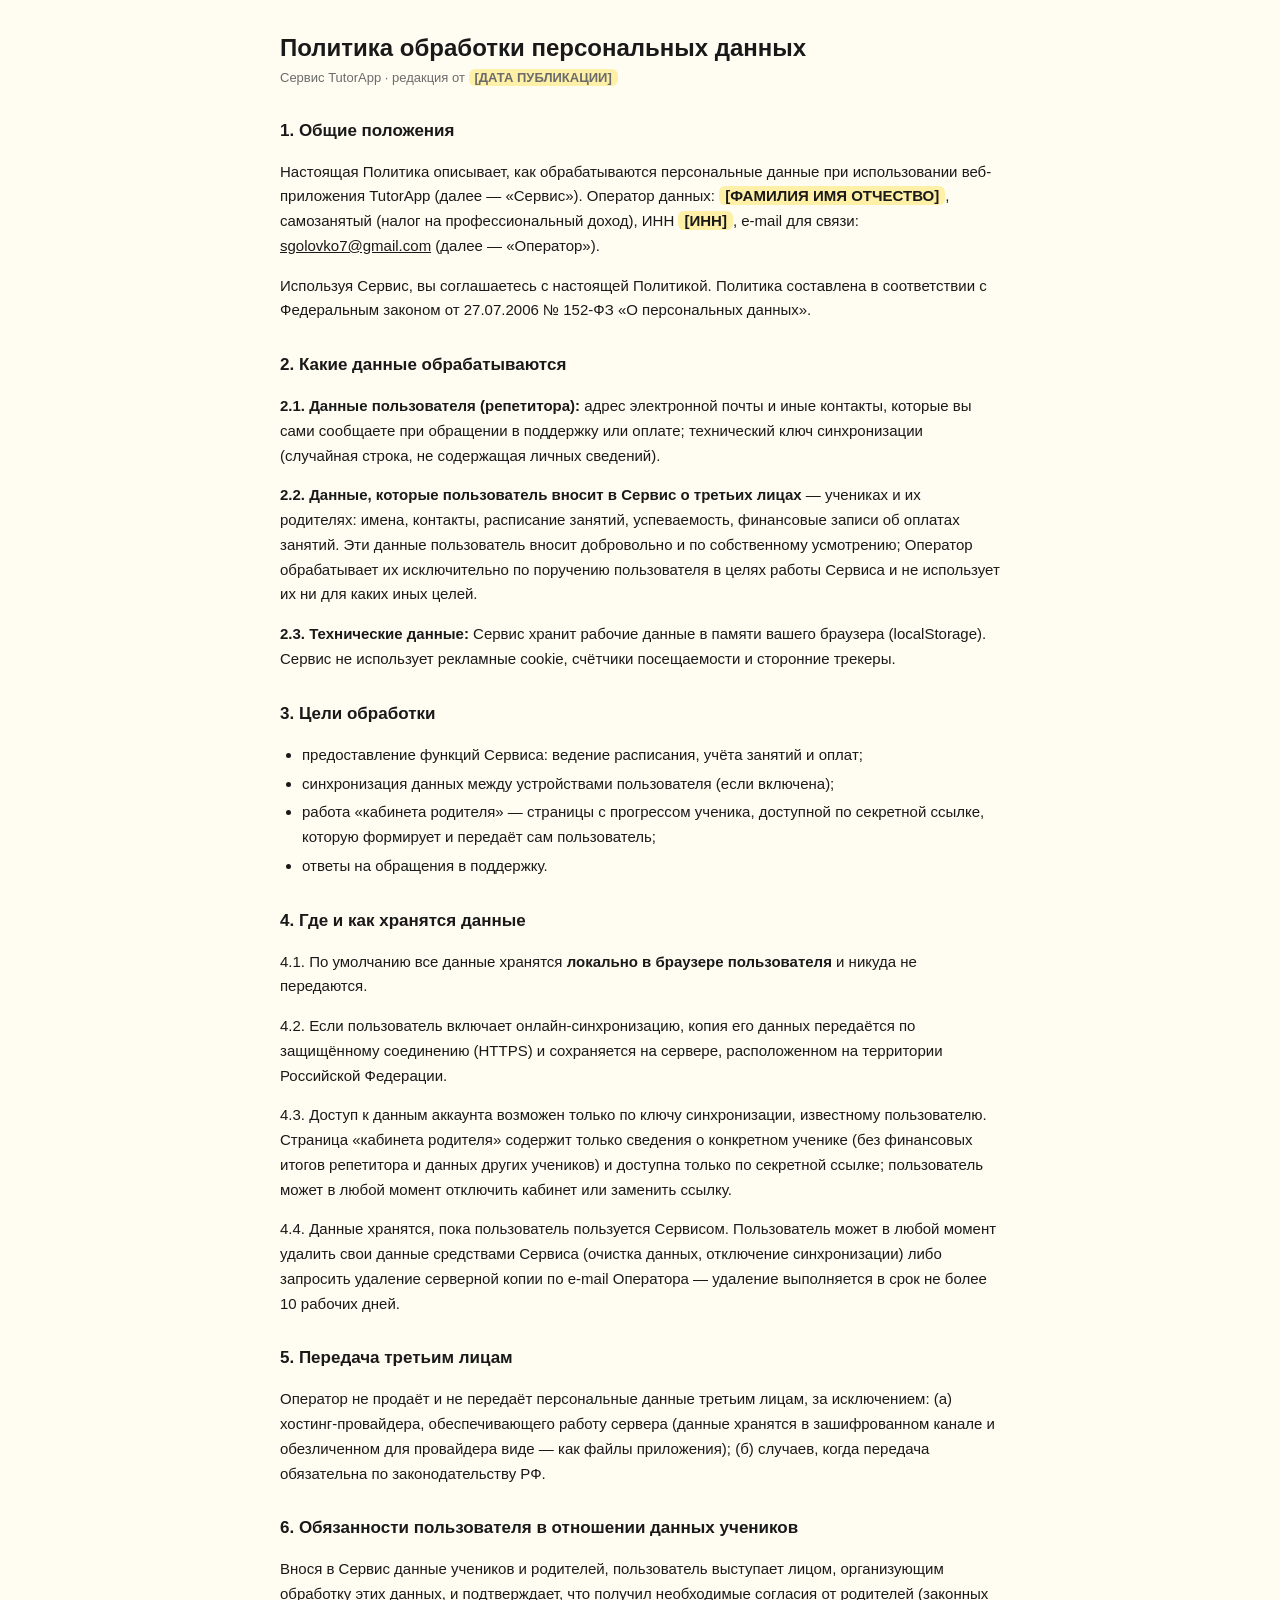
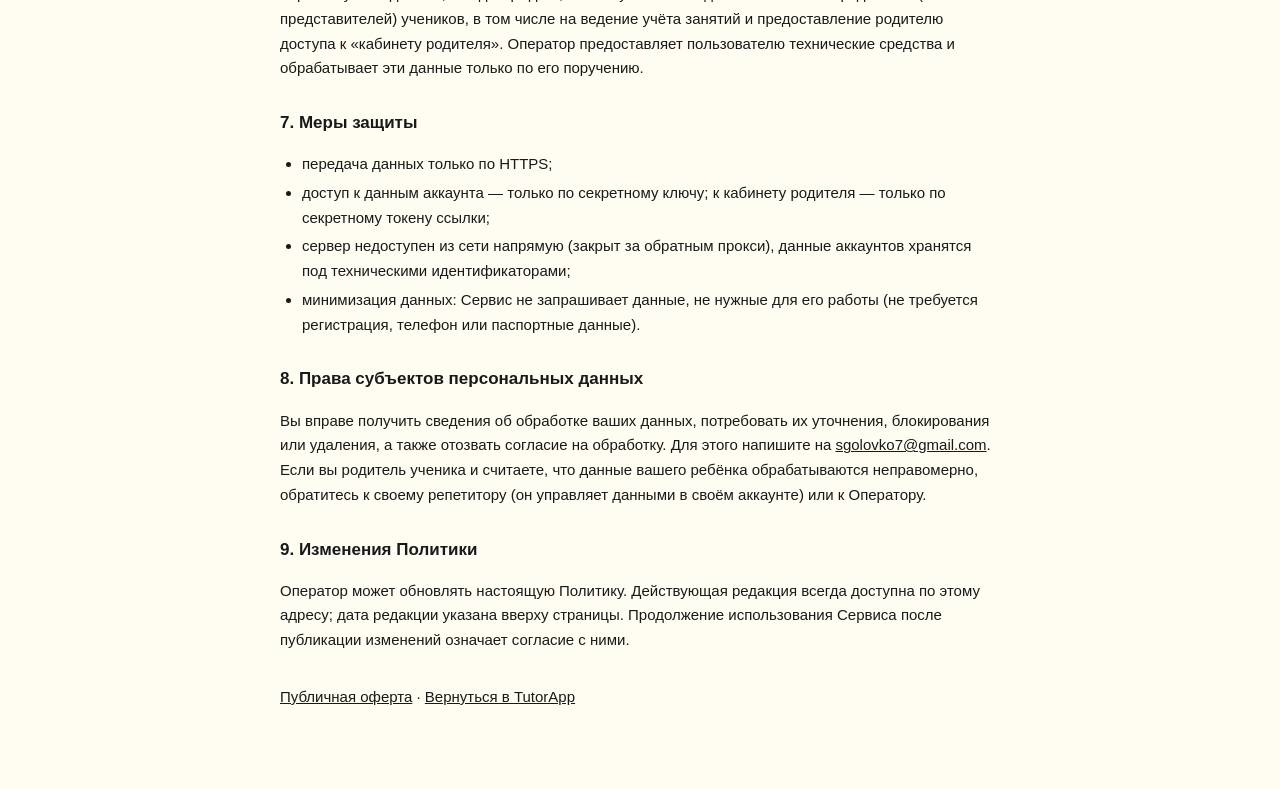
<file: privacy.html>
<!DOCTYPE html>
<html lang="ru">
<head>
<meta charset="utf-8">
<meta name="viewport" content="width=device-width, initial-scale=1">
<meta name="robots" content="noindex">
<title>TutorApp — Политика обработки персональных данных</title>
<style>
  body { margin: 0; padding: 24px 16px 64px; background: #fffdf2; color: #191919;
         font: 15px/1.65 -apple-system, "Segoe UI", Roboto, Arial, sans-serif; }
  main { max-width: 720px; margin: 0 auto; }
  h1 { font-size: 24px; line-height: 1.3; margin: 8px 0 4px; }
  h2 { font-size: 17px; margin: 28px 0 8px; }
  .updated { color: #6b6b6b; font-size: 13px; margin-bottom: 24px; }
  .todo { background: #fff0a8; border-radius: 6px; padding: 1px 6px; font-weight: 600; }
  ul { padding-left: 22px; }
  li { margin: 4px 0; }
  a { color: #191919; }
  @media (prefers-color-scheme: dark) {
    body { background: #10131a; color: #edf0f6; }
    .updated { color: #97a0b2; }
    .todo { background: #332d15; color: #f7cf56; }
    a { color: #edf0f6; }
  }
</style>
</head>
<body>
<main>
<h1>Политика обработки персональных данных</h1>
<div class="updated">Сервис TutorApp · редакция от <span class="todo">[ДАТА ПУБЛИКАЦИИ]</span></div>

<h2>1. Общие положения</h2>
<p>Настоящая Политика описывает, как обрабатываются персональные данные при использовании веб-приложения TutorApp (далее — «Сервис»). Оператор данных: <span class="todo">[ФАМИЛИЯ ИМЯ ОТЧЕСТВО]</span>, самозанятый (налог на профессиональный доход), ИНН <span class="todo">[ИНН]</span>, e-mail для связи: <a href="mailto:sgolovko7@gmail.com">sgolovko7@gmail.com</a> (далее — «Оператор»).</p>
<p>Используя Сервис, вы соглашаетесь с настоящей Политикой. Политика составлена в соответствии с Федеральным законом от 27.07.2006 № 152-ФЗ «О персональных данных».</p>

<h2>2. Какие данные обрабатываются</h2>
<p><b>2.1. Данные пользователя (репетитора):</b> адрес электронной почты и иные контакты, которые вы сами сообщаете при обращении в поддержку или оплате; технический ключ синхронизации (случайная строка, не содержащая личных сведений).</p>
<p><b>2.2. Данные, которые пользователь вносит в Сервис о третьих лицах</b> — учениках и их родителях: имена, контакты, расписание занятий, успеваемость, финансовые записи об оплатах занятий. Эти данные пользователь вносит добровольно и по собственному усмотрению; Оператор обрабатывает их исключительно по поручению пользователя в целях работы Сервиса и не использует их ни для каких иных целей.</p>
<p><b>2.3. Технические данные:</b> Сервис хранит рабочие данные в памяти вашего браузера (localStorage). Сервис не использует рекламные cookie, счётчики посещаемости и сторонние трекеры.</p>

<h2>3. Цели обработки</h2>
<ul>
  <li>предоставление функций Сервиса: ведение расписания, учёта занятий и оплат;</li>
  <li>синхронизация данных между устройствами пользователя (если включена);</li>
  <li>работа «кабинета родителя» — страницы с прогрессом ученика, доступной по секретной ссылке, которую формирует и передаёт сам пользователь;</li>
  <li>ответы на обращения в поддержку.</li>
</ul>

<h2>4. Где и как хранятся данные</h2>
<p>4.1. По умолчанию все данные хранятся <b>локально в браузере пользователя</b> и никуда не передаются.</p>
<p>4.2. Если пользователь включает онлайн-синхронизацию, копия его данных передаётся по защищённому соединению (HTTPS) и сохраняется на сервере, расположенном на территории Российской Федерации.</p>
<p>4.3. Доступ к данным аккаунта возможен только по ключу синхронизации, известному пользователю. Страница «кабинета родителя» содержит только сведения о конкретном ученике (без финансовых итогов репетитора и данных других учеников) и доступна только по секретной ссылке; пользователь может в любой момент отключить кабинет или заменить ссылку.</p>
<p>4.4. Данные хранятся, пока пользователь пользуется Сервисом. Пользователь может в любой момент удалить свои данные средствами Сервиса (очистка данных, отключение синхронизации) либо запросить удаление серверной копии по e-mail Оператора — удаление выполняется в срок не более 10 рабочих дней.</p>

<h2>5. Передача третьим лицам</h2>
<p>Оператор не продаёт и не передаёт персональные данные третьим лицам, за исключением: (а) хостинг-провайдера, обеспечивающего работу сервера (данные хранятся в зашифрованном канале и обезличенном для провайдера виде — как файлы приложения); (б) случаев, когда передача обязательна по законодательству РФ.</p>

<h2>6. Обязанности пользователя в отношении данных учеников</h2>
<p>Внося в Сервис данные учеников и родителей, пользователь выступает лицом, организующим обработку этих данных, и подтверждает, что получил необходимые согласия от родителей (законных представителей) учеников, в том числе на ведение учёта занятий и предоставление родителю доступа к «кабинету родителя». Оператор предоставляет пользователю технические средства и обрабатывает эти данные только по его поручению.</p>

<h2>7. Меры защиты</h2>
<ul>
  <li>передача данных только по HTTPS;</li>
  <li>доступ к данным аккаунта — только по секретному ключу; к кабинету родителя — только по секретному токену ссылки;</li>
  <li>сервер недоступен из сети напрямую (закрыт за обратным прокси), данные аккаунтов хранятся под техническими идентификаторами;</li>
  <li>минимизация данных: Сервис не запрашивает данные, не нужные для его работы (не требуется регистрация, телефон или паспортные данные).</li>
</ul>

<h2>8. Права субъектов персональных данных</h2>
<p>Вы вправе получить сведения об обработке ваших данных, потребовать их уточнения, блокирования или удаления, а также отозвать согласие на обработку. Для этого напишите на <a href="mailto:sgolovko7@gmail.com">sgolovko7@gmail.com</a>. Если вы родитель ученика и считаете, что данные вашего ребёнка обрабатываются неправомерно, обратитесь к своему репетитору (он управляет данными в своём аккаунте) или к Оператору.</p>

<h2>9. Изменения Политики</h2>
<p>Оператор может обновлять настоящую Политику. Действующая редакция всегда доступна по этому адресу; дата редакции указана вверху страницы. Продолжение использования Сервиса после публикации изменений означает согласие с ними.</p>

<p style="margin-top:32px"><a href="./oferta.html">Публичная оферта</a> · <a href="./">Вернуться в TutorApp</a></p>
</main>
</body>
</html>
</file>
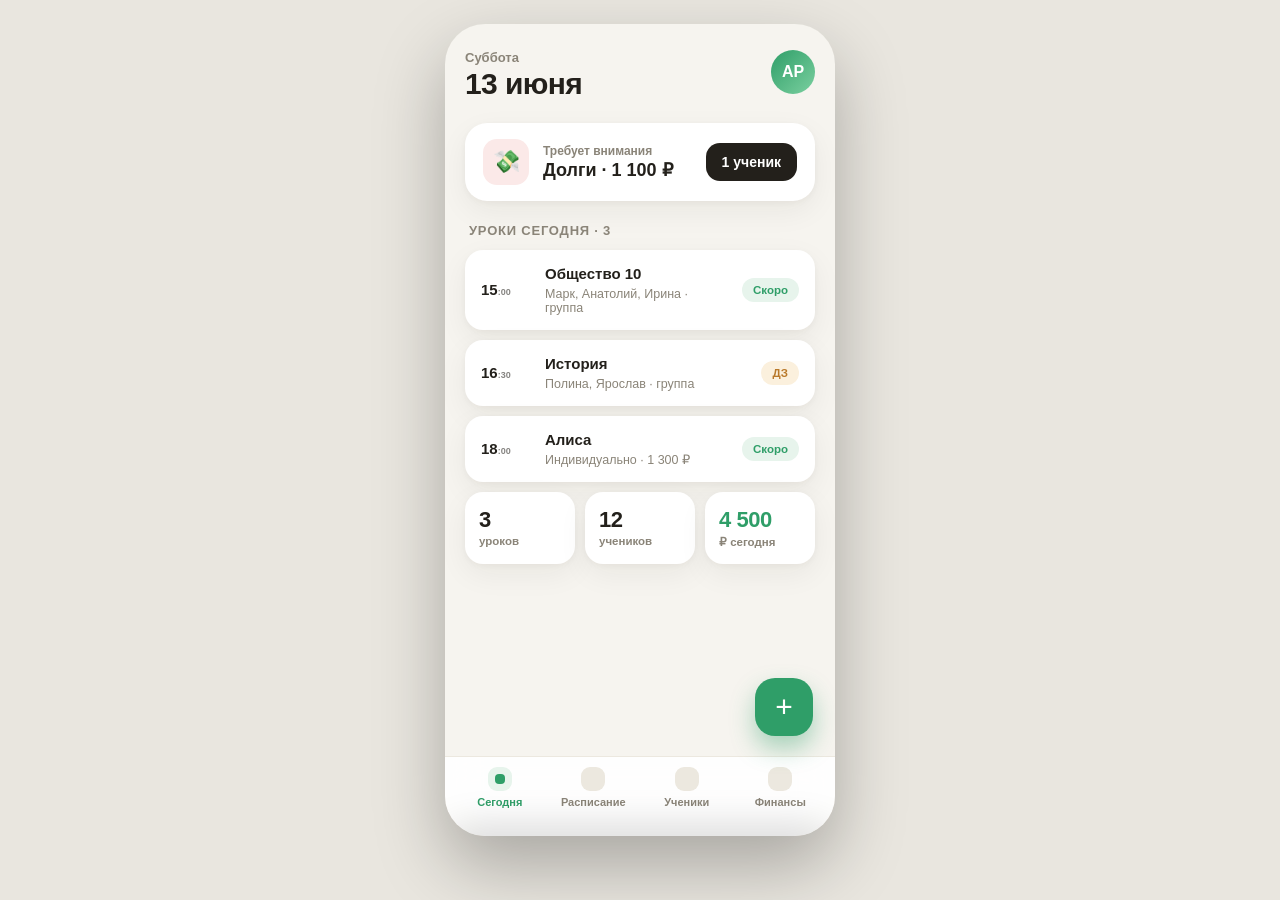
<file: design-variants/1-soft-app.html>
<!DOCTYPE html>
<html lang="ru">
<head>
<meta charset="UTF-8"/>
<meta name="viewport" content="width=device-width, initial-scale=1.0"/>
<title>TutorApp · Тёплый минимализм (рабочий прототип)</title>
<style>
  :root{
    --bg:#f6f4ef; --surface:#ffffff; --ink:#23201b; --sec:#8a8478; --faint:#b4aea2;
    --line:#ece8df; --accent:#2f9e68; --accent-soft:#e7f4ec; --accent-d:#23805330;
    --warm:#e8a33d; --warm-soft:#fbf0dd; --red:#d9534f; --red-soft:#fbe9e8; --blue:#5a63c9; --blue-soft:#eef0ff;
    --shadow:0 10px 30px rgba(40,34,20,.06), 0 2px 6px rgba(40,34,20,.04);
    --radius:22px;
  }
  *{box-sizing:border-box;margin:0;padding:0;-webkit-tap-highlight-color:transparent}
  body{background:#e9e6df;font-family:-apple-system,BlinkMacSystemFont,'Segoe UI',Roboto,sans-serif;color:var(--ink);display:flex;justify-content:center;padding:24px;min-height:100vh}
  .phone{width:390px;height:812px;background:var(--bg);border-radius:40px;overflow:hidden;box-shadow:0 30px 70px rgba(0,0,0,.28);position:relative;display:flex;flex-direction:column}
  .view{flex:1;overflow-y:auto;padding:26px 20px 110px;-webkit-overflow-scrolling:touch}
  .view::-webkit-scrollbar{display:none}
  .screen{display:none}.screen.on{display:block;animation:fade .25s ease}
  @keyframes fade{from{opacity:0;transform:translateY(6px)}to{opacity:1;transform:none}}

  .top{display:flex;justify-content:space-between;align-items:flex-start;margin-bottom:22px}
  .date-sm{font-size:13px;color:var(--sec);font-weight:600}
  .date-lg{font-size:30px;font-weight:800;letter-spacing:-.02em;margin-top:2px}
  .h1{font-size:27px;font-weight:800;letter-spacing:-.02em}
  .ava{width:44px;height:44px;border-radius:50%;background:linear-gradient(135deg,#2f9e68,#7bd0a0);display:flex;align-items:center;justify-content:center;color:#fff;font-weight:700;font-size:16px;cursor:pointer}

  .focus{background:var(--surface);border-radius:var(--radius);padding:16px 18px;box-shadow:var(--shadow);margin-bottom:14px;display:flex;align-items:center;gap:14px;cursor:pointer}
  .focus .ic{width:46px;height:46px;border-radius:14px;background:var(--red-soft);display:flex;align-items:center;justify-content:center;font-size:22px;flex-shrink:0}
  .focus .t1{font-size:12px;color:var(--sec);font-weight:600}
  .focus .t2{font-size:18px;font-weight:800;margin-top:1px}
  .focus .go{margin-left:auto;background:var(--ink);color:#fff;border:none;border-radius:14px;padding:11px 16px;font-size:14px;font-weight:700;font-family:inherit;cursor:pointer}

  .section-h{font-size:13px;font-weight:700;color:var(--sec);text-transform:uppercase;letter-spacing:.06em;margin:22px 4px 12px;display:flex;justify-content:space-between;align-items:center}
  .section-h a{color:var(--accent);font-size:12px;text-decoration:none}

  .card{background:var(--surface);border-radius:18px;padding:15px 16px;box-shadow:var(--shadow);margin-bottom:10px;display:flex;align-items:center;gap:14px;cursor:pointer;transition:transform .08s}
  .card:active{transform:scale(.985)}
  .time{font-size:15px;font-weight:800;width:50px;flex-shrink:0}
  .time small{font-size:9px;opacity:.55;font-weight:700}
  .nm{font-size:15px;font-weight:700;line-height:1.25}
  .mt{font-size:12.5px;color:var(--sec);margin-top:3px}
  .pill{margin-left:auto;font-size:11.5px;font-weight:700;padding:6px 11px;border-radius:999px;background:var(--accent-soft);color:var(--accent);white-space:nowrap}
  .pill.warm{background:var(--warm-soft);color:#b9792a}
  .pill.done{background:var(--line);color:var(--sec)}
  .pill.red{background:var(--red-soft);color:var(--red)}

  .stats{display:grid;grid-template-columns:repeat(3,1fr);gap:10px;margin-top:8px}
  .stat{background:var(--surface);border-radius:18px;padding:15px 14px;box-shadow:var(--shadow)}
  .stat .v{font-size:22px;font-weight:800;letter-spacing:-.02em}
  .stat .l{font-size:11.5px;color:var(--sec);font-weight:600;margin-top:2px}
  .stat.acc .v{color:var(--accent)}

  /* schedule */
  .days{display:flex;gap:8px;overflow-x:auto;padding:2px 2px 10px;margin:0 -2px}
  .days::-webkit-scrollbar{display:none}
  .day{flex:0 0 auto;width:50px;padding:10px 0;border-radius:16px;background:var(--surface);box-shadow:var(--shadow);text-align:center;cursor:pointer;border:2px solid transparent}
  .day .dw{font-size:11px;color:var(--sec);font-weight:600}
  .day .dn{font-size:18px;font-weight:800;margin-top:2px}
  .day .dd{width:6px;height:6px;border-radius:50%;background:var(--accent);margin:5px auto 0}
  .day.on{background:var(--ink);border-color:var(--ink)}
  .day.on .dw,.day.on .dn{color:#fff}
  .day.on .dd{background:#fff}

  /* students */
  .srow{background:var(--surface);border-radius:18px;padding:14px 16px;box-shadow:var(--shadow);margin-bottom:10px;display:flex;align-items:center;gap:13px;cursor:pointer}
  .sav{width:42px;height:42px;border-radius:14px;display:flex;align-items:center;justify-content:center;font-weight:700;font-size:15px;color:#fff;flex-shrink:0}
  .bal{margin-left:auto;font-size:14px;font-weight:800;white-space:nowrap}
  .bal.pos{color:var(--accent)} .bal.neg{color:var(--red)} .bal.zero{color:var(--sec)}

  /* finance */
  .hero{background:linear-gradient(135deg,#eaf6ef,#fff);border:1px solid var(--accent-d);border-radius:var(--radius);padding:20px;box-shadow:var(--shadow);margin-bottom:14px}
  .hero .l{font-size:12px;color:var(--sec);font-weight:600}
  .hero .v{font-size:34px;font-weight:800;letter-spacing:-.02em;margin-top:4px}
  .hero .v b{color:var(--accent)}
  .hero .r{display:flex;gap:16px;margin-top:10px;font-size:12.5px;color:var(--sec)}
  .hero .r b{color:var(--ink)}
  .advice{background:var(--surface);border-radius:18px;box-shadow:var(--shadow);padding:14px 16px 14px 18px;margin-bottom:10px;position:relative;overflow:hidden}
  .advice:before{content:'';position:absolute;left:0;top:0;bottom:0;width:5px;background:var(--accent)}
  .advice.warn:before{background:var(--warm)} .advice.hot:before{background:var(--red)}
  .advice .t{font-size:14px;font-weight:800}
  .advice .d{font-size:12.5px;color:var(--sec);margin-top:3px;line-height:1.5}

  /* FAB + nav */
  .fab{position:absolute;right:22px;bottom:100px;width:58px;height:58px;border-radius:20px;background:var(--accent);color:#fff;border:none;font-size:30px;box-shadow:0 12px 24px rgba(47,158,104,.4);display:flex;align-items:center;justify-content:center;z-index:30;transition:transform .2s;cursor:pointer}
  .fab.open{transform:rotate(45deg)}
  .nav{position:absolute;left:0;right:0;bottom:0;height:80px;background:rgba(255,255,255,.9);backdrop-filter:blur(16px);border-top:1px solid var(--line);display:flex;padding:10px 8px 22px;z-index:25}
  .nav a{flex:1;display:flex;flex-direction:column;align-items:center;gap:5px;font-size:11px;color:var(--sec);font-weight:600;text-decoration:none;cursor:pointer}
  .nav a.on{color:var(--accent)}
  .nav .dot{width:24px;height:24px;border-radius:9px;background:var(--line);position:relative}
  .nav a.on .dot{background:var(--accent-soft)}
  .nav a.on .dot:after{content:'';position:absolute;inset:7px;border-radius:4px;background:var(--accent)}

  /* sheet */
  .scrim{position:absolute;inset:0;background:rgba(30,25,15,.45);opacity:0;pointer-events:none;transition:opacity .25s;z-index:40}
  .scrim.on{opacity:1;pointer-events:auto}
  .sheet{position:absolute;left:0;right:0;bottom:0;background:var(--bg);border-radius:26px 26px 0 0;padding:10px 20px calc(24px + env(safe-area-inset-bottom));transform:translateY(110%);transition:transform .3s cubic-bezier(.2,.8,.2,1);z-index:50;box-shadow:0 -10px 40px rgba(0,0,0,.18)}
  .sheet.on{transform:none}
  .grab{width:42px;height:5px;border-radius:3px;background:var(--line);margin:6px auto 16px}
  .sheet h3{font-size:20px;font-weight:800;margin-bottom:4px}
  .sheet .sub{font-size:13px;color:var(--sec);margin-bottom:18px}
  .opt{display:flex;align-items:center;gap:14px;background:var(--surface);border-radius:16px;padding:15px 16px;margin-bottom:10px;box-shadow:var(--shadow);cursor:pointer}
  .opt .e{width:42px;height:42px;border-radius:13px;display:flex;align-items:center;justify-content:center;font-size:20px;flex-shrink:0}
  .opt .ot{font-size:15px;font-weight:700}
  .opt .od{font-size:12px;color:var(--sec);margin-top:1px}
  .btn{display:block;width:100%;border:none;border-radius:16px;padding:15px;font-size:15px;font-weight:700;font-family:inherit;cursor:pointer;margin-top:6px}
  .btn.green{background:var(--accent);color:#fff}
  .btn.white{background:var(--surface);color:var(--ink);box-shadow:var(--shadow)}
  .row2{display:grid;grid-template-columns:1fr 1fr;gap:10px}

  /* toast */
  .toast{position:absolute;left:20px;right:20px;bottom:96px;background:var(--ink);color:#fff;border-radius:14px;padding:14px 16px;font-size:14px;font-weight:600;text-align:center;transform:translateY(20px);opacity:0;pointer-events:none;transition:.25s;z-index:60}
  .toast.on{transform:none;opacity:1}
</style>
</head>
<body>
<div class="phone">
  <div class="view">
    <!-- СЕГОДНЯ -->
    <section class="screen on" id="s-today">
      <div class="top">
        <div><div class="date-sm" id="todayDow">Суббота</div><div class="date-lg" id="todayDate">13 июня</div></div>
        <div class="ava" onclick="toast('Профиль репетитора')">АР</div>
      </div>
      <div class="focus" onclick="go('finance')">
        <div class="ic">💸</div>
        <div><div class="t1">Требует внимания</div><div class="t2">Долги · 1 100&nbsp;₽</div></div>
        <button class="go" onclick="event.stopPropagation();sheetDebt()">1 ученик</button>
      </div>
      <div class="section-h">Уроки сегодня · 3</div>
      <div id="todayList"></div>
      <div class="stats">
        <div class="stat"><div class="v">3</div><div class="l">уроков</div></div>
        <div class="stat"><div class="v">12</div><div class="l">учеников</div></div>
        <div class="stat acc"><div class="v">4 500</div><div class="l">₽ сегодня</div></div>
      </div>
    </section>

    <!-- РАСПИСАНИЕ -->
    <section class="screen" id="s-schedule">
      <div class="top"><div><div class="date-sm">Эта неделя</div><div class="h1">Расписание</div></div></div>
      <div class="days" id="days"></div>
      <div class="section-h" id="schedHead">Суббота, 13 июня</div>
      <div id="schedList"></div>
    </section>

    <!-- УЧЕНИКИ -->
    <section class="screen" id="s-students">
      <div class="top"><div><div class="date-sm">12 активных</div><div class="h1">Ученики</div></div></div>
      <div id="studentList"></div>
    </section>

    <!-- ФИНАНСЫ -->
    <section class="screen" id="s-finance">
      <div class="top"><div><div class="date-sm">Июнь 2026</div><div class="h1">Финансы</div></div></div>
      <div class="hero">
        <div class="l">Заработано в этом месяце</div>
        <div class="v"><b>58 200&nbsp;₽</b></div>
        <div class="r"><span><b>18</b> уроков</span><span>оплат <b>3 300&nbsp;₽</b></span><span>прогноз <b>≈74k</b></span></div>
      </div>
      <div class="section-h">Советы по деньгам</div>
      <div class="advice hot"><div class="t">Собрать долги: 1 100&nbsp;₽</div><div class="d">1 ученик. Готовый текст напоминания — в карточке.</div></div>
      <div class="advice warn"><div class="t">Отложите 198&nbsp;₽ на налог</div><div class="d">НПД 6% с оплат — чтобы конец месяца не ударил по бюджету.</div></div>
      <div class="advice"><div class="t">+200&nbsp;₽ к ставке = ещё 25 400&nbsp;₽</div><div class="d">Посещаемость 95% — вас ценят. Поднимать цену раз в год нормально.</div></div>
      <div class="stats" style="margin-top:14px">
        <div class="stat acc"><div class="v">1 225</div><div class="l">средний чек</div></div>
        <div class="stat"><div class="v">95%</div><div class="l">посещаемость</div></div>
        <div class="stat"><div class="v">0&nbsp;₽</div><div class="l">потери</div></div>
      </div>
    </section>
  </div>

  <button class="fab" id="fab" onclick="toggleFab()">+</button>
  <nav class="nav" id="nav">
    <a class="on" data-s="today" onclick="go('today')"><span class="dot"></span>Сегодня</a>
    <a data-s="schedule" onclick="go('schedule')"><span class="dot"></span>Расписание</a>
    <a data-s="students" onclick="go('students')"><span class="dot"></span>Ученики</a>
    <a data-s="finance" onclick="go('finance')"><span class="dot"></span>Финансы</a>
  </nav>

  <div class="scrim" id="scrim" onclick="closeSheet()"></div>
  <div class="sheet" id="sheet"></div>
  <div class="toast" id="toast"></div>
</div>

<script>
  // ---- demo data ----
  const COLORS=['#2f9e68','#5a63c9','#e8a33d','#d9534f','#8f762f','#3f7d5b','#7a5db0','#2f6f8f'];
  const col=n=>COLORS[n.charCodeAt(0)%COLORS.length];
  const initials=n=>n.trim().slice(0,1).toUpperCase();

  const todayLessons=[
    {time:'15:00',nm:'Общество 10',mt:'Марк, Анатолий, Ирина · группа',tag:'Скоро',cls:''},
    {time:'16:30',nm:'История',mt:'Полина, Ярослав · группа',tag:'ДЗ',cls:'warm'},
    {time:'18:00',nm:'Алиса',mt:'Индивидуально · 1 300 ₽',tag:'Скоро',cls:''},
  ];
  const students=[
    {nm:'Ирина',sub:'История, Общество',bal:-1100},
    {nm:'Алиса',sub:'История',bal:0},
    {nm:'Марк',sub:'Общество',bal:2600},
    {nm:'Полина',sub:'История',bal:0},
    {nm:'Султан',sub:'Общество',bal:1500},
    {nm:'Ярослав',sub:'История',bal:-300},
    {nm:'Андрей',sub:'Общество',bal:0},
    {nm:'Вика',sub:'История · абонемент: 2',bal:0},
  ];
  const week=[
    {dw:'Пн',dn:9,n:2},{dw:'Вт',dn:10,n:3},{dw:'Ср',dn:11,n:2},{dw:'Чт',dn:12,n:3},
    {dw:'Пт',dn:13,n:3,on:true},{dw:'Сб',dn:14,n:0},{dw:'Вс',dn:15,n:0},
  ];

  // ---- render ----
  function lessonCard(l,onclick){
    const [h,m]=l.time.split(':');
    return `<div class="card" onclick="${onclick}">
      <div class="time">${h}<small>:${m}</small></div>
      <div><div class="nm">${l.nm}</div><div class="mt">${l.mt}</div></div>
      <div class="pill ${l.cls}">${l.tag}</div></div>`;
  }
  document.getElementById('todayList').innerHTML=todayLessons.map(l=>lessonCard(l,`sheetLesson('${l.nm}','${l.time}')`)).join('');

  document.getElementById('days').innerHTML=week.map((d,i)=>`
    <div class="day ${d.on?'on':''}" onclick="pickDay(${i})">
      <div class="dw">${d.dw}</div><div class="dn">${d.dn}</div>
      ${d.n?'<div class="dd"></div>':''}
    </div>`).join('');
  document.getElementById('schedList').innerHTML=todayLessons.map(l=>lessonCard(l,`sheetLesson('${l.nm}','${l.time}')`)).join('');

  document.getElementById('studentList').innerHTML=students.map(s=>{
    const cls=s.bal<0?'neg':s.bal>0?'pos':'zero';
    const txt=s.bal<0?`−${Math.abs(s.bal).toLocaleString('ru')} ₽`:s.bal>0?`+${s.bal.toLocaleString('ru')} ₽`:'0 ₽';
    return `<div class="srow" onclick="sheetStudent('${s.nm}',${s.bal})">
      <div class="sav" style="background:${col(s.nm)}">${initials(s.nm)}</div>
      <div><div class="nm">${s.nm}</div><div class="mt">${s.sub}</div></div>
      <div class="bal ${cls}">${txt}</div></div>`;
  }).join('');

  // ---- nav ----
  function go(s){
    document.querySelectorAll('.screen').forEach(e=>e.classList.toggle('on',e.id==='s-'+s));
    document.querySelectorAll('.nav a').forEach(a=>a.classList.toggle('on',a.dataset.s===s));
    document.querySelector('.view').scrollTop=0;
    closeFab();
  }
  function pickDay(i){
    document.querySelectorAll('.day').forEach((d,j)=>d.classList.toggle('on',j===i));
    const d=week[i];
    document.getElementById('schedHead').textContent=({Пн:'Понедельник',Вт:'Вторник',Ср:'Среда',Чт:'Четверг',Пт:'Пятница',Сб:'Суббота',Вс:'Воскресенье'})[d.dw]+', '+d.dn+' июня';
    document.getElementById('schedList').innerHTML=d.n? todayLessons.slice(0,d.n).map(l=>lessonCard(l,`sheetLesson('${l.nm}','${l.time}')`)).join('')
      : `<div style="text-align:center;color:var(--sec);padding:40px 0;font-size:14px">Свободный день ✨<br><span style="font-size:12px">нажмите «+», чтобы добавить урок</span></div>`;
  }

  // ---- FAB ----
  function toggleFab(){ document.getElementById('fab').classList.contains('open')?closeFab():openFab(); }
  function openFab(){ document.getElementById('fab').classList.add('open'); sheetActions(); }
  function closeFab(){ document.getElementById('fab').classList.remove('open'); }

  // ---- sheets ----
  const sheet=document.getElementById('sheet'), scrim=document.getElementById('scrim');
  function openSheet(html){ sheet.innerHTML='<div class="grab"></div>'+html; sheet.classList.add('on'); scrim.classList.add('on'); }
  function closeSheet(){ sheet.classList.remove('on'); scrim.classList.remove('on'); closeFab(); }

  function sheetActions(){
    openSheet(`<h3>Добавить</h3><div class="sub">Что создаём?</div>
      <div class="opt" onclick="closeSheet();toast('Открыт новый урок')"><div class="e" style="background:var(--warm-soft)">📅</div><div><div class="ot">Новый урок</div><div class="od">в расписание</div></div></div>
      <div class="opt" onclick="closeSheet();toast('Новый ученик')"><div class="e" style="background:var(--accent-soft)">👤</div><div><div class="ot">Новый ученик</div><div class="od">карточка ученика</div></div></div>
      <div class="opt" onclick="closeSheet();toast('Оплата записана ✓')"><div class="e" style="background:var(--blue-soft)">💰</div><div><div class="ot">Оплата</div><div class="od">записать поступление</div></div></div>`);
  }
  function sheetLesson(nm,time){
    openSheet(`<h3>${nm}</h3><div class="sub">${time} · сегодня</div>
      <button class="btn green" onclick="closeSheet();toast('Урок проведён, списано 1 300 ₽')">✓ Провести урок</button>
      <div class="row2" style="margin-top:10px">
        <button class="btn white" onclick="closeSheet();toast('Перенос урока')">Перенести</button>
        <button class="btn white" onclick="closeSheet();toast('Открыта карточка')">Открыть</button>
      </div>`);
  }
  function sheetStudent(nm,bal){
    const txt=bal<0?`Долг ${Math.abs(bal).toLocaleString('ru')} ₽`:bal>0?`Аванс ${bal.toLocaleString('ru')} ₽`:'Баланс 0 ₽';
    const c=bal<0?'var(--red)':bal>0?'var(--accent)':'var(--sec)';
    openSheet(`<h3>${nm}</h3><div class="sub" style="color:${c};font-weight:700">${txt}</div>
      ${bal<0?'<button class="btn green" onclick="closeSheet();toast(\'Оплата долга записана ✓\')">Оплатил долг</button>':'<button class="btn green" onclick="closeSheet();toast(\'Открыт новый урок\')">Провести урок</button>'}
      <div class="row2" style="margin-top:10px">
        <button class="btn white" onclick="closeSheet();toast('Сообщение готово')">Написать</button>
        <button class="btn white" onclick="closeSheet();toast('Карточка ученика')">Профиль</button>
      </div>`);
  }
  function sheetDebt(){
    openSheet(`<h3>Долги · 1 100 ₽</h3><div class="sub">1 ученик ждёт напоминания</div>
      <div class="srow" style="cursor:default;margin-bottom:14px"><div class="sav" style="background:${col('Ирина')}">И</div><div><div class="nm">Ирина</div><div class="mt">с 11 июня</div></div><div class="bal neg">−1 100 ₽</div></div>
      <button class="btn green" onclick="closeSheet();toast('Напоминание отправлено в Telegram')">Напомнить в Telegram</button>
      <button class="btn white" style="margin-top:10px" onclick="closeSheet();toast('Оплата долга записана ✓')">Отметить оплату</button>`);
  }

  // ---- toast ----
  let tt; const toastEl=document.getElementById('toast');
  function toast(m){ toastEl.textContent=m; toastEl.classList.add('on'); clearTimeout(tt); tt=setTimeout(()=>toastEl.classList.remove('on'),1900); }
</script>
</body>
</html>
</file>
<file: styles.css>
﻿/* TutorApp styles. Structure: tokens/base -> components -> pages -> responsive -> commercial polish. */
@font-face {
  font-family: 'Inter';
  src: local('Segoe UI'), local('Arial');
  font-weight: 400 900;
}

/* MOBILE WEEK LAB: 3-day schedule, group matrix and closing workflow */
.mobile-lab-shell {
  display: grid;
  gap: 12px;
}
.sched-mobile > .mobile-week-table-shell,
.sched-mobile > .mobile-week-shell {
  display: none;
}
.mobile-lab-tabs {
  display: grid;
  grid-template-columns: repeat(2, minmax(0, 1fr));
  gap: 6px;
  border: var(--border);
  border-radius: 12px;
  background: var(--surface);
  padding: 4px;
}
.mobile-lab-tabs button {
  min-height: 40px;
  border: 0;
  border-radius: 8px;
  background: transparent;
  color: var(--black);
  font-family: var(--font-display);
  font-size: 11px;
  font-weight: 900;
}
.mobile-lab-tabs button.active {
  background: var(--ink);
  color: var(--yellow);
}
.mobile-lab-section-head, .mobile-lab-move-bar {
  border: var(--border);
  border-radius: 12px;
  background: var(--surface);
  box-shadow: var(--shadow-soft);
  padding: 10px;
  display: flex;
  justify-content: space-between;
  align-items: center;
  gap: 10px;
}
.mobile-lab-section-head span, .mobile-lab-move-bar span {
  display: block;
  color: var(--text-sec);
  font-size: 11px;
  font-weight: 900;
  text-transform: uppercase;
}
.mobile-lab-section-head strong, .mobile-lab-move-bar strong {
  display: block;
  font-family: var(--font-display);
  font-size: 15px;
  font-weight: 900;
  line-height: 1.15;
}
.mobile-lab-section-head button, .mobile-lab-move-bar button {
  min-height: 38px;
  border: var(--border);
  border-radius: 9px;
  background: var(--yellow);
  color: var(--black);
  box-shadow: 2px 2px 0 var(--shadow-color);
  padding: 0 10px;
  font-family: var(--font-display);
  font-size: 10px;
  font-weight: 900;
  white-space: nowrap;
}
.mobile-lab-section-head button:disabled {
  opacity: .5;
  box-shadow: none;
}
.mobile-lab-move-bar {
  position: sticky;
  top: 8px;
  z-index: 8;
  background: var(--ink);
  color: var(--yellow);
  border-color: var(--ink);
}
.mobile-lab-move-bar span,
.mobile-lab-move-bar small {
  color: color-mix(in srgb, var(--yellow) 70%, #fff);
}
.mobile-lab-move-bar small {
  display: block;
  font-size: 10px;
  font-weight: 800;
}
.mobile-lab-move-bar button {
  background: var(--surface);
  color: var(--black);
}
.mobile-lab-days, .mobile-lab-groups {
  display: grid;
  gap: 10px;
}
.mobile-lab-grid {
  display: grid;
  grid-template-columns: 38px .9fr 1.2fr .9fr;
  gap: 6px;
  align-items: stretch;
}
.mobile-lab-grid.focus-left {
  grid-template-columns: 38px 1.2fr .9fr .9fr;
}
.mobile-lab-grid.focus-right {
  grid-template-columns: 38px .9fr .9fr 1.2fr;
}
.mobile-lab-grid-corner,
.mobile-lab-time {
  display: grid;
  place-items: center;
  color: var(--text-sec);
  font-family: var(--font-display);
  font-size: 11px;
  font-weight: 900;
  min-height: 54px;
}
.mobile-lab-day-head {
  min-width: 0;
  min-height: 62px;
  border: var(--border);
  border-radius: 12px;
  background: var(--surface);
  box-shadow: 2px 2px 0 var(--shadow-color);
  padding: 6px 2px;
  display: grid;
  justify-items: center;
  align-content: center;
  gap: 1px;
  color: var(--black);
  font-family: var(--font-display);
}
.mobile-lab-day-head span {
  font-size: 10px;
  font-weight: 900;
}
.mobile-lab-day-head strong {
  font-size: 20px;
  line-height: 1;
}
.mobile-lab-day-head em {
  border-radius: 5px;
  background: color-mix(in srgb, var(--yellow) 34%, var(--surface));
  padding: 2px 5px;
  color: var(--black);
  font-size: 10px;
  font-style: normal;
  font-weight: 900;
}
.mobile-lab-day-head.today:not(.selected) {
  background: var(--bg-subtle);
}
.mobile-lab-day-head.selected {
  background: var(--ink);
  color: var(--yellow);
  border-color: var(--ink);
  box-shadow: none;
}
.mobile-lab-day-head.selected em {
  background: var(--yellow);
}
.mobile-lab-cell {
  min-height: 68px;
  border-radius: 12px;
  padding: 4px;
  border: 1.5px dashed var(--border-light);
  background: color-mix(in srgb, var(--surface) 78%, transparent);
}
.mobile-lab-cell.empty {
  display: grid;
  place-items: center;
  color: var(--text-muted);
  font-family: var(--font-display);
  font-size: 18px;
  font-weight: 900;
}
.mobile-lab-cell.empty.move-target {
  border-style: solid;
  border-color: var(--green);
  background: var(--bg-success);
  color: color-mix(in srgb, var(--green) 52%, var(--black));
  font-size: 11px;
  box-shadow: 0 0 0 2px color-mix(in srgb, var(--green) 18%, transparent);
}
.mobile-lab-plus {
  display: grid;
  place-items: center;
  width: 32px;
  height: 32px;
  border: 1.5px solid var(--border-light);
  border-radius: 9px;
  background: color-mix(in srgb, var(--surface) 80%, transparent);
}
.mobile-lab-target-label {
  display: grid;
  justify-items: center;
  gap: 2px;
  line-height: 1;
}
.mobile-lab-target-label b {
  font-family: var(--font-display);
  font-size: 11px;
  font-weight: 900;
}
.mobile-lab-target-label small {
  color: var(--text-sec);
  font-size: 10px;
  font-weight: 900;
}
.mobile-lab-cell.selected-day {
  border-color: color-mix(in srgb, var(--yellow) 72%, var(--border-light));
  background: color-mix(in srgb, var(--yellow) 8%, var(--surface));
}
.mobile-lab-cell.filled {
  display: grid;
  gap: 5px;
  align-content: start;
}
.mobile-lab-lesson {
  position: relative;
  min-width: 0;
  border: 1.5px solid color-mix(in srgb, var(--blue) 35%, var(--border-light));
  border-radius: 10px;
  background: color-mix(in srgb, var(--blue) 8%, var(--surface));
  padding: 0;
  text-align: left;
  color: var(--black);
  box-shadow: var(--shadow-soft);
  overflow: hidden;
}
.mobile-lab-lesson.group {
  background: color-mix(in srgb, var(--yellow) 11%, var(--surface));
  border-color: color-mix(in srgb, var(--yellow) 58%, var(--border-light));
}
.mobile-lab-lesson.final,
.mobile-lab-lesson.status-completed {
  background: var(--done-bg);
  border-color: color-mix(in srgb, var(--green) 36%, var(--border-light));
}
.mobile-lab-lesson.move-selected {
  outline: 2px solid var(--blue);
  outline-offset: 2px;
}
.mobile-lab-lesson-open {
  width: 100%;
  min-height: 68px;
  border: 0;
  background: transparent;
  color: inherit;
  display: block;
  padding: 8px 66px 8px 8px;
  text-align: left;
  font-family: inherit;
  cursor: pointer;
}
.mobile-lab-lesson.cell .mobile-lab-lesson-open {
  min-height: 58px;
  padding: 7px;
}
.mobile-lab-lesson.cell .mobile-lab-lesson-main b {
  -webkit-line-clamp: 2;
  font-size: 10px;
  line-height: 1.14;
  overflow-wrap: normal;
  word-break: normal;
  hyphens: none;
}
.mobile-lab-lesson.cell .mobile-lab-lesson-main span {
  display: inline-block;
  max-width: 100%;
  border: 1px solid color-mix(in srgb, var(--border-light) 55%, transparent);
  border-radius: 999px;
  padding: 2px 5px;
  background: color-mix(in srgb, var(--surface) 78%, transparent);
  font-size: 9px;
  line-height: 1.15;
  white-space: nowrap;
  overflow: hidden;
  text-overflow: ellipsis;
}
.mobile-lab-lesson-open:focus-visible {
  outline: 2px solid var(--blue);
  outline-offset: -3px;
}
.mobile-lab-lesson.agenda .mobile-lab-lesson-open {
  min-height: 78px;
  padding: 10px 78px 10px 10px;
}
.mobile-lab-lesson.agenda .mobile-lab-lesson-main b {
  -webkit-line-clamp: 3;
  font-size: 13px;
  line-height: 1.18;
}
.mobile-lab-lesson.agenda .mobile-lab-lesson-main span {
  font-size: 10px;
  margin-top: 5px;
}
.mobile-lab-lesson.agenda .mobile-lab-action {
  width: 34px;
  height: 34px;
  bottom: 8px;
}
.mobile-lab-lesson.agenda .mobile-lab-action.move {
  right: 45px;
}
.mobile-lab-lesson-main b {
  display: -webkit-box;
  -webkit-line-clamp: 2;
  -webkit-box-orient: vertical;
  overflow: hidden;
  overflow-wrap: anywhere;
  font-size: 11px;
  font-weight: 850;
  line-height: 1.12;
}
.mobile-lab-lesson-main span {
  display: block;
  color: var(--text-sec);
  font-size: 10px;
  font-weight: 850;
  line-height: 1.2;
  margin-top: 4px;
}
.mobile-lab-dots {
  display: flex;
  gap: 3px;
  margin-top: 6px;
}
.mobile-lab-lesson.cell .mobile-lab-dots {
  position: absolute;
  top: 5px;
  right: 5px;
  margin: 0;
}
.mobile-lab-lesson.cell .week-dot {
  width: 7px;
  height: 7px;
}
.mobile-lab-action {
  position: absolute;
  right: 5px;
  bottom: 5px;
  width: 30px;
  height: 30px;
  border: 1.5px solid var(--border-light);
  border-radius: 8px;
  background: var(--surface);
  color: var(--text-sec);
  display: grid;
  place-items: center;
}
.mobile-lab-action svg {
  pointer-events: none;
}
.mobile-lab-action.primary {
  background: var(--green);
  border-color: var(--ink);
  color: var(--black);
}
.mobile-lab-action.move {
  right: 39px;
}
.mobile-lab-group-list {
  display: grid;
  gap: 9px;
}
.mobile-lab-track-title {
  display: flex;
  align-items: center;
  justify-content: space-between;
  gap: 8px;
  margin: 2px 2px -2px;
  color: var(--text-sec);
  font-family: var(--font-display);
  font-size: 11px;
  font-weight: 900;
  text-transform: uppercase;
}
.mobile-lab-track-title b {
  color: var(--black);
  font-size: 11px;
  white-space: nowrap;
}
.mobile-lab-group-card, .mobile-lab-empty {
  border: var(--border);
  border-radius: 14px;
  background: var(--surface);
  box-shadow: var(--shadow-soft);
}
.mobile-lab-group-card {
  padding: 10px;
  display: grid;
  gap: 8px;
}
.mobile-lab-group-card.individual {
  border-color: color-mix(in srgb, var(--blue) 34%, var(--border-light));
  background: color-mix(in srgb, var(--blue) 6%, var(--surface));
}
.mobile-lab-group-title {
  border: 0;
  background: transparent;
  padding: 0;
  text-align: left;
  display: flex;
  justify-content: space-between;
  gap: 8px;
}
.mobile-lab-group-title strong {
  font-size: 13px;
  line-height: 1.2;
}
.mobile-lab-group-title span {
  color: var(--text-sec);
  font-size: 10px;
  font-weight: 900;
  white-space: nowrap;
}
.mobile-lab-group-week {
  display: grid;
  grid-template-columns: repeat(7, minmax(46px, 1fr));
  gap: 5px;
  overflow-x: auto;
  padding-bottom: 3px;
}
.mobile-lab-group-day {
  min-height: 64px;
  border: 1.5px dashed var(--border-light);
  border-radius: 10px;
  background: color-mix(in srgb, var(--surface) 78%, transparent);
  padding: 5px 3px;
  display: grid;
  align-content: start;
  gap: 4px;
  text-align: left;
  color: var(--black);
  overflow: hidden;
}
.mobile-lab-group-day.busy {
  border-style: solid;
  background: color-mix(in srgb, var(--yellow) 10%, var(--surface));
}
.mobile-lab-group-day.individual.busy {
  background: color-mix(in srgb, var(--blue) 7%, var(--surface));
  border-color: color-mix(in srgb, var(--blue) 34%, var(--border-light));
}
.mobile-lab-group-day.selected {
  border-color: var(--yellow);
}
.mobile-lab-group-day b {
  font-size: 10px;
  font-weight: 900;
}
.mobile-lab-group-day span,
.mobile-lab-group-day em {
  display: block;
  max-width: 100%;
  color: var(--text-sec);
  font-size: 10px;
  font-style: normal;
  font-weight: 850;
  line-height: 1.2;
  overflow: hidden;
  text-overflow: ellipsis;
}
.mobile-lab-group-day .lab-sub {
  display: block;
  max-width: 100%;
  overflow: hidden;
  text-overflow: ellipsis;
  white-space: nowrap;
  font-size: 9px;
  letter-spacing: -.2px;
  font-weight: 800;
  opacity: .85;
}
.mobile-lab-empty {
  padding: 16px;
  color: var(--text-sec);
  font-weight: 900;
  text-align: center;
}
.mobile-lab-selected-day {
  border: 1.5px solid var(--border-light);
  border-radius: 14px;
  background: color-mix(in srgb, var(--surface) 88%, var(--yellow));
  box-shadow: var(--shadow-soft);
  overflow: hidden;
}
.mobile-lab-selected-head {
  display: flex;
  align-items: center;
  justify-content: space-between;
  gap: 10px;
  padding: 10px;
  border-bottom: 1.5px solid var(--border-light);
  background: color-mix(in srgb, var(--surface) 92%, var(--yellow));
}
.mobile-lab-selected-head span {
  display: block;
  color: var(--text-sec);
  font-size: 10px;
  font-weight: 900;
  text-transform: uppercase;
}
.mobile-lab-selected-head strong {
  display: block;
  font-family: var(--font-display);
  font-size: 15px;
  font-weight: 900;
  line-height: 1.12;
}
.mobile-lab-selected-head b {
  flex: 0 0 auto;
  border: 1.5px solid var(--border-light);
  border-radius: 999px;
  background: var(--surface);
  padding: 6px 8px;
  font-family: var(--font-display);
  font-size: 10px;
  font-weight: 900;
  white-space: nowrap;
}
.mobile-lab-selected-list {
  display: grid;
  gap: 8px;
  padding: 10px;
}
.mobile-lab-selected-empty {
  width: calc(100% - 20px);
  min-height: 52px;
  margin: 10px;
  border: 1.5px dashed var(--border-light);
  border-radius: 12px;
  background: var(--surface);
  color: var(--text-sec);
  font-family: var(--font-display);
  font-size: 12px;
  font-weight: 900;
}
body[data-theme="dark"] .mobile-lab-tabs, body[data-theme="dark"] .mobile-lab-section-head, body[data-theme="dark"] .mobile-lab-group-card, body[data-theme="dark"] .mobile-lab-empty, body[data-theme="dark"] .mobile-lab-selected-day {
  background: var(--surface);
  border-color: var(--border-light);
}
body[data-theme="dark"] .mobile-lab-group-card.individual {
  background: color-mix(in srgb, var(--blue) 10%, var(--surface));
  border-color: color-mix(in srgb, var(--blue) 34%, var(--border-light));
}
body[data-theme="dark"] .mobile-lab-selected-head {
  background: color-mix(in srgb, var(--yellow) 9%, var(--surface));
}
body[data-theme="dark"] .mobile-lab-day-head,
body[data-theme="dark"] .mobile-lab-cell,
body[data-theme="dark"] .mobile-lab-group-day {
  color: var(--black);
}
body[data-theme="dark"] .mobile-lab-lesson {
  background: color-mix(in srgb, var(--blue) 13%, var(--surface));
  border-color: color-mix(in srgb, var(--blue) 42%, var(--border-light));
}
body[data-theme="dark"] .mobile-lab-lesson.group {
  background: color-mix(in srgb, var(--yellow) 12%, var(--surface));
  border-color: color-mix(in srgb, var(--yellow) 52%, var(--border-light));
}
body[data-theme="dark"] .mobile-lab-lesson.final,
body[data-theme="dark"] .mobile-lab-lesson.status-completed {
  background: var(--done-bg);
  border-color: color-mix(in srgb, var(--green) 45%, var(--border-light));
}
body[data-theme="dark"] .mobile-lab-action {
  background: color-mix(in srgb, var(--surface) 84%, var(--ink));
  border-color: var(--border-light);
}
body[data-theme="dark"] .mobile-lab-cell.empty.move-target {
  background: color-mix(in srgb, var(--green) 18%, var(--surface));
  color: var(--black);
}
@media(max-width:380px) {
  .mobile-lab-shell {
    gap: 10px;
  }
  .mobile-lab-grid {
    grid-template-columns: 34px .88fr 1.24fr .88fr;
    gap: 5px;
  }
  .mobile-lab-grid.focus-left {
    grid-template-columns: 34px 1.24fr .88fr .88fr;
  }
  .mobile-lab-grid.focus-right {
    grid-template-columns: 34px .88fr .88fr 1.24fr;
  }
  .mobile-lab-time,
  .mobile-lab-grid-corner {
    font-size: 10px;
  }
  .mobile-lab-day-head {
    min-height: 56px;
  }
  .mobile-lab-day-head strong {
    font-size: 18px;
  }
  .mobile-lab-cell {
    min-height: 64px;
  }
  .mobile-lab-lesson-open {
    min-height: 64px;
    padding-right: 68px;
  }
  .mobile-lab-lesson-main b {
    font-size: 10px;
  }
}
@font-face {
  font-family: 'Unbounded';
  src: url('vendor/fonts/unbounded-cyrillic.woff2') format('woff2');
  font-weight: 400 900;
  font-style: normal;
  font-display: block;
  unicode-range: U+0301, U+0400-045F, U+0490-0491, U+04B0-04B1, U+2116;
}
@font-face {
  font-family: 'Unbounded';
  src: url('vendor/fonts/unbounded-latin.woff2') format('woff2');
  font-weight: 400 900;
  font-style: normal;
  font-display: block;
  unicode-range: U+0000-00FF, U+0131, U+0152-0153, U+02BB-02BC, U+02C6, U+02DA, U+02DC, U+0304, U+0308, U+0329, U+2000-206F, U+20AC, U+2122, U+2191, U+2193, U+2212, U+2215, U+FEFF, U+FFFD;
}
@font-face {
  font-family: 'Martian Mono';
  src: url('vendor/fonts/martian-mono-cyrillic.woff2') format('woff2');
  font-weight: 400 800;
  font-style: normal;
  font-display: block;
  unicode-range: U+0301, U+0400-045F, U+0490-0491, U+04B0-04B1, U+2116;
}
@font-face {
  font-family: 'Martian Mono';
  src: url('vendor/fonts/martian-mono-latin.woff2') format('woff2');
  font-weight: 400 800;
  font-style: normal;
  font-display: block;
  unicode-range: U+0000-00FF, U+0131, U+0152-0153, U+02BB-02BC, U+02C6, U+02DA, U+02DC, U+0304, U+0308, U+0329, U+2000-206F, U+20AC, U+2122, U+2191, U+2193, U+2212, U+2215, U+FEFF, U+FFFD;
}
:root {
  color-scheme: light;
  --font-display: 'Unbounded', 'Arial Black', 'Segoe UI Semibold', 'Segoe UI', Arial, sans-serif;
  --font-body: 'Inter', system-ui, -apple-system, BlinkMacSystemFont, 'Segoe UI', Arial, sans-serif;
  --ink: #111111;
  --black: #111111;
  --white: #fffdf2;
  --yellow: #ffd83d;
  --yellow-dark: #a47b00;
  --red: #ff5a5f;
  --green: #00c781;
  --blue: #4d73ff;
  --on-yellow: #111111;
  --on-red: #ffffff;
  --on-green: #071b13;
  --on-blue: #ffffff;
  --border: 2px solid #111111;
  --shadow-color: #c8b987;
  --shadow-strong: #8f8060;
  --shadow-ink: #ffd83d;
  --shadow: 4px 4px 0 var(--shadow-color);
  --shadow-lg: 7px 7px 0 var(--shadow-color);
  --text-sec: #555a64;
  --text-muted: #858b94;
  --space-1: 4px;
  --space-2: 8px;
  --space-3: 12px;
  --space-4: 16px;
  --space-5: 20px;
  --space-6: 24px;
  --space-8: 32px;
  --fs-2xs: 9px;
  --fs-xs: 11px;
  --fs-sm: 12px;
  --fs-base: 14px;
  --fs-md: 16px;
  --fs-lg: 20px;
  --fs-xl: 26px;
  --bg-subtle: #fff0a8;
  --bg-danger: #ffe1dd;
  --bg-success: #d6ffe6;
  --border-light: #111111;
  --border-dashed: #111111;
  --done-bg: #eeeeea;
  --done-text: #686b71;
  --surface: #ffffff;
  --focus: #4d73ff;
}
body[data-theme="dark"] {
  color-scheme: dark;
  --ink: #11141b;
  --black: #eef1f7;
  --white: #171a20;
  --yellow: #ffd45c;
  --yellow-dark: #d8a93b;
  --red: #ff6b73;
  --green: #25d08a;
  --blue: #83a7ff;
  --on-yellow: #14110a;
  --on-red: #fff7f2;
  --on-green: #061a12;
  --on-blue: #10131a;
  --border: 2px solid #e6d3a7;
  --shadow-color: #6a5830;
  --shadow-strong: #a8873b;
  --shadow-ink: #ffd45c;
  --shadow: 4px 4px 0 var(--shadow-color);
  --shadow-lg: 7px 7px 0 var(--shadow-color);
  --text-sec: #d2c7b6;
  --text-muted: #8e97a8;
  --bg-subtle: #3a321f;
  --bg-danger: #402329;
  --bg-success: #15372a;
  --border-light: #8c7b58;
  --border-dashed: #b69f6a;
  --done-bg: #2b2d33;
  --done-text: #c0b8ab;
  --surface: #252933;
  --focus: #9db8ff;
}
* { box-sizing: border-box; margin: 0; padding: 0; -webkit-tap-highlight-color: transparent; }
html {
  min-height: 100%;
  overflow-y: auto;
  overflow-x: clip;
}
body {
  font-family: var(--font-body);
  background: var(--white);
  color: var(--black);
  min-height: 100dvh;
  overflow-y: auto;
  overflow-x: clip;
  overscroll-behavior-x: none;
  overscroll-behavior-y: auto;
  touch-action: pan-y;
  -webkit-font-smoothing: antialiased;
  line-height: 1.5;
}
body[data-theme="dark"] {
  background: var(--white);
  color: var(--black);
}
h1,h2,h3 { font-family: var(--font-display); }
button, input, select, textarea, a, [role="button"] { outline: none; }
button:focus-visible,
input:focus-visible,
select:focus-visible,
textarea:focus-visible,
a:focus-visible,
[role="button"]:focus-visible {
  outline: 3px solid color-mix(in srgb, var(--focus) 55%, transparent);
  outline-offset: 2px;
}

/* NAV BAR */
.navbar {
  position: fixed; bottom: 0; left: 0; right: 0;
  display: flex; background: var(--ink);
  z-index: 100; border-top: var(--border);
}
.nav-btn {
  flex: 1; display: flex; flex-direction: column; align-items: center;
  justify-content: center; padding: 10px 4px 14px;
  color: #888; border: none; background: none; cursor: pointer;
  font-family: 'Martian Mono', monospace; font-size: 11px;
  gap: 4px; transition: color .15s;
  border-right: 1px solid #222;
}
.nav-btn:last-child { border-right: none; }
.nav-btn.active { color: var(--yellow); }
.nav-btn svg { width: 22px; height: 22px; stroke-width: 2px; }
body[data-theme="dark"] .navbar { background: #10131a; border-top-color: #262b36; }
body[data-theme="dark"] .nav-btn { color: #8e97a8; border-right-color: #2f3542; }
body[data-theme="dark"] .nav-btn.active { color: var(--yellow); }

/* MAIN */
.main { padding: 16px 16px 90px; max-width: 480px; margin: 0 auto; transition: opacity .2s ease; overflow-x: clip; overflow-y: visible; }

/* CARDS */
.card {
  background: var(--surface);
  border: var(--border);
  box-shadow: var(--shadow);
  border-radius: 5px;
  margin-bottom: 12px;
}
/* LESSON CARD */
.lesson-card {
  display: flex; align-items: stretch;
  border: var(--border); box-shadow: var(--shadow);
  border-radius: 5px; margin-bottom: 10px;
  background: var(--surface); overflow: hidden;
  position: relative;
  cursor: pointer; transition: transform .12s ease, box-shadow .12s ease, border-color .12s ease;
}
.lesson-card:hover { transform: translate(-1px,-1px); box-shadow: 6px 6px 0 var(--shadow-strong); }
.lesson-card:active { transform: translate(4px,4px); box-shadow: 0 0 0 var(--shadow-color); }
.lesson-time {
  min-width: 62px; display: flex; flex-direction: column; align-items: center;
  justify-content: center; background: var(--ink); color: var(--yellow);
  font-family: var(--font-display); font-size: 14px; font-weight: 700;
  padding: 12px 8px; line-height: 1.2;
}
.lesson-body { flex: 1; padding: 10px 12px; display: flex; flex-direction: column; gap: 4px; }
.lesson-name { font-family: var(--font-display); font-size: 12px; font-weight: 700; line-height: 1.3; }
.lesson-tag {
  display: inline-block; font-size: 11px; font-weight: 700;
  padding: 2px 6px; border: 1px solid color-mix(in srgb, currentColor 24%, transparent);
  border-radius: 5px; text-transform: uppercase; letter-spacing: .05em;
}
.lesson-actions { display: flex; align-items: center; padding: 0 8px; gap: 6px; }
.lesson-note-dot{
  width:9px;height:9px;border-radius:50%;background:var(--red);
  border:2px solid var(--ink);box-shadow:1px 1px 0 var(--shadow-color);flex:0 0 auto;
}
.lesson-card .lesson-note-dot{position:absolute;top:8px;right:8px}
.lesson-markers{position:absolute;top:6px;right:6px;display:flex;gap:4px;align-items:center;z-index:1}
.lesson-marker-dot{width:9px;height:9px;border-radius:50%;border:2px solid var(--ink);box-shadow:1px 1px 0 var(--shadow-color)}
.lesson-marker-note{background:var(--blue)}
.lesson-marker-conflict{background:var(--red)}
.lesson-marker-debt{background:var(--ink)}
.lesson-marker-series{background:color-mix(in srgb, var(--ink) 35%, var(--surface))}

/* BUTTONS */
.btn {
  font-family: var(--font-display); font-weight: 700;
  border: var(--border); box-shadow: var(--shadow);
  border-radius: 5px; cursor: pointer; transition: transform .1s, box-shadow .1s, background .1s;
  font-size: 12px; padding: 10px 16px; background: var(--yellow); color: var(--black);
  display: inline-flex; align-items: center; gap: 6px;
}
.btn:active { transform: translateY(1px); box-shadow: none; }
.btn-sm { font-size: 10px; padding: 6px 10px; box-shadow: 3px 3px 0 var(--shadow-color); }
.btn-sm:active { transform: translate(3px,3px); box-shadow: 0 0 0; }
.btn-red { background: var(--red); color: var(--on-red); }
.btn-green { background: var(--green); color: var(--on-green); }
.btn-black { background: var(--ink); color: var(--yellow); border-color: var(--ink); box-shadow: 3px 3px 0 var(--yellow); }
.btn-white { background: var(--white); color: var(--black); }
.btn-blue { background: var(--blue); color: var(--on-blue); }
.btn-full { width: 100%; justify-content: center; }
body[data-theme="dark"] .btn { box-shadow: var(--shadow); }
body[data-theme="dark"] .btn:not(.btn-black):not(.btn-red):not(.btn-green):not(.btn-blue):not(.btn-white) { color: var(--on-yellow); }
body[data-theme="dark"] .btn-blue { background:var(--blue); color:var(--on-blue); }
body[data-theme="dark"] .btn-red { background:var(--red); color:var(--on-red); }
body[data-theme="dark"] .btn-green { background:var(--green); color:var(--on-green); }
body[data-theme="dark"] .btn-white { background:var(--surface); color:var(--black); }
body[data-theme="dark"] .btn-black { background:var(--ink); color:var(--yellow); border-color:rgba(241,234,219,.72); box-shadow:3px 3px 0 var(--yellow); }
.btn.btn-danger-outline { color: var(--red); border-color: var(--red); }
body[data-theme="dark"] .btn.btn-white.btn-danger-outline { color: var(--red); border-color: var(--red); }
.lesson-status-group-label { margin-top: 6px; font-size: 11px; font-weight: 800; letter-spacing: .08em; text-transform: uppercase; color: var(--text-sec); }
.lesson-status-group-label:first-child { margin-top: 0; }

/* FAB */
.fab {
  position: fixed; right: 16px; bottom: 76px;
  width: 56px; height: 56px; border-radius: 12px;
  background: var(--yellow); border: var(--border);
  box-shadow: var(--shadow-lg); cursor: pointer;
  display: flex; align-items: center; justify-content: center;
  z-index: 99; transition: transform .1s, box-shadow .1s;
}
.fab:active { transform: translate(6px,6px); box-shadow: 0 0 0; }
.fab svg { width: 28px; height: 28px; stroke: var(--ink); stroke-width: 2.5; }

/* BADGE */
.badge {
  display: inline-flex; align-items: center; justify-content: center;
  font-family: var(--font-display); font-size: 11px; font-weight: 900;
  min-width: 20px; height: 20px; padding: 0 5px;
  border: var(--border); border-radius: 6px;
}
.badge-red { background: var(--red); color: var(--on-red); }
.badge-green { background: var(--green); color: var(--on-green); }
.badge-yellow { background: var(--yellow); color: var(--on-yellow); }
button.badge { cursor: pointer; appearance: none; }
.debt-message-trigger {
  box-shadow: 2px 2px 0 var(--shadow-color);
}
.debt-message-trigger:hover,
.finance-debt-open:hover,
.balance-debt-button:hover {
  transform: translate(-1px,-1px);
}
.finance-debt-open {
  appearance: none;
  border: 0;
  background: transparent;
  padding: 6px 0;
  font-family: var(--font-display);
  font-size: 16px;
  font-weight: 900;
  color: var(--red);
  cursor: pointer;
  text-align: left;
}
.balance-debt-button {
  appearance: none;
  border: 0;
  background: transparent;
  padding: 0;
  text-align: left;
  cursor: pointer;
}

/* MODAL */
.modal-overlay {
  position: fixed; inset: 0; background: rgba(0,0,0,.6);
  z-index: 200; display: flex; align-items: flex-end; justify-content: center;
  overflow-y: auto;
  overscroll-behavior: contain;
  padding-top: max(10px, env(safe-area-inset-top));
}
.modal {
  background: var(--surface); border-top: var(--border);
  border-left: var(--border); border-right: var(--border);
  width: 100%; max-width: 480px; border-radius: 12px 12px 0 0;
  max-height: min(90dvh, calc(100dvh - 16px)); overflow-y: auto; overflow-x: hidden; padding: var(--space-5) var(--space-4) var(--space-8);
  overscroll-behavior: contain;
  -webkit-overflow-scrolling: touch;
  touch-action: pan-y;
}
.modal-title {
  font-family: var(--font-display); font-size: var(--fs-md); font-weight: 900;
  margin-bottom: var(--space-4); padding-bottom: var(--space-3); border-bottom: var(--border);
}

/* INPUTS */
.input {
  width: 100%; font-family: 'Martian Mono', monospace; font-size: 14px;
  border: var(--border); border-radius: 7px; padding: 10px 12px;
  background: var(--surface); color: var(--black); outline: none;
  box-shadow: none;
}
.input:focus { background: #fff; border-color: color-mix(in srgb, var(--blue) 55%, var(--border-light)); }
body[data-theme="dark"] .input:focus { background: #303541; }
body[data-theme="dark"] .label,
body[data-theme="dark"] .stat-label {
  color: var(--text-muted);
}
.label {
  font-family: var(--font-display); font-size: 10px; font-weight: 700;
  text-transform: uppercase; letter-spacing: .05em;
  display: block; margin-bottom: 6px;
}

/* STAT CARDS */
.stat-row { display: grid; grid-template-columns: 1fr 1fr; gap: 10px; margin-bottom: 12px; }
.stat-card {
  border: var(--border); box-shadow: var(--shadow); border-radius: 8px;
  padding: 12px; background: var(--surface);
}
.stat-label { font-size: 11px; text-transform: uppercase; letter-spacing: .05em; color: #666; margin-bottom: 4px; }
.stat-value { font-family: var(--font-display); font-size: 22px; font-weight: 900; line-height: 1; }

/* PAGE TITLE */
.page-title {
  font-family: var(--font-display); font-size: 22px; font-weight: 900;
  margin-bottom: 16px; display: flex; align-items: center; justify-content: space-between;
  gap:10px; flex-wrap:wrap;
}

/* DAY SELECTOR */
.day-strip { display: flex; gap: 8px; overflow-x: auto; padding-bottom: 4px; margin-bottom: 16px; scrollbar-width: none; }
.day-strip::-webkit-scrollbar { display: none; }
.day-btn {
  min-width: 52px; flex-shrink: 0; display: flex; flex-direction: column;
  align-items: center; padding: 8px 4px; border: var(--border);
  border-radius: 8px; cursor: pointer; background: var(--surface);
  font-family: var(--font-display); transition: transform .1s, box-shadow .1s;
  box-shadow: var(--shadow);
}
.day-btn.active { background: var(--ink); color: var(--yellow); }
.day-btn:active { transform: translate(3px,3px); box-shadow: 0 0 0; }
.day-btn-name { font-size: 10px; font-weight: 700; }

/* STUDENT LIST ITEM */
.student-item {
  border: var(--border); box-shadow: var(--shadow); border-radius: 8px;
  padding: 12px; margin-bottom: 10px; background: var(--surface);
  display: flex; align-items: center; justify-content: space-between;
}

/* TOGGLE */
.toggle-row { display: flex; gap: 0; border: var(--border); border-radius: 8px; overflow: hidden; margin-bottom: 12px; background:var(--surface); }
.toggle-opt {
  flex: 1; padding: 11px 8px; text-align: center; cursor: pointer;
  min-height: 44px; box-sizing: border-box;
  display: flex; align-items: center; justify-content: center;
  font-family: var(--font-display); font-size: 11px; font-weight: 700;
  border: none; background: var(--surface); border-right: var(--border);
  transition: background .1s;
}
.toggle-opt:last-child { border-right: none; }
.toggle-opt.active { background: var(--ink); color: var(--yellow); }

/* LESSON WEEKDAYS EDITOR (embedded in lesson editor) */
.lesson-weekdays {
  border: 1.5px solid var(--border-light); border-radius: 12px;
  background: color-mix(in srgb, var(--surface) 90%, var(--white));
  padding: 12px; margin: 2px 0;
}
.lesson-weekdays > .label { margin-bottom: 8px; }
.weekday-strip { display: grid; grid-template-columns: repeat(7, 1fr); gap: 6px; margin: 0 0 8px; }
.weekday-chip {
  display: flex; flex-direction: column; align-items: center; justify-content: center; gap: 3px;
  min-height: 58px; padding: 8px 2px; cursor: pointer;
  border: var(--border); border-radius: 9px; background: var(--surface);
  transition: background .12s, color .12s, border-color .12s;
}
.weekday-chip .wd-label { font-family: var(--font-display); font-weight: 800; font-size: 12px; }
.weekday-chip .wd-time { font-size: 11px; color: var(--text-muted); font-variant-numeric: tabular-nums; }
.weekday-chip .wd-plus { font-size: 15px; line-height: 1; color: var(--text-muted); }
.weekday-chip.active { background: var(--ink); color: var(--yellow); border-color: var(--ink); }
.weekday-chip.active .wd-time { color: var(--yellow); }
.lesson-days-hint { font-size: 11px; color: var(--text-muted); line-height: 1.45; margin: 0; }

/* CHECKBOX */
.check-row {
  display: flex; align-items: center; justify-content: space-between;
  padding: 12px; border: var(--border); border-radius: 8px;
  margin-bottom: 8px; cursor: pointer; background: var(--surface);
  box-shadow: var(--shadow);
}
.check-row.checked { background: #e8ffe8; }
body[data-theme="dark"] .check-row.checked { background: #102a16; }
.check-box {
  width: 24px; height: 24px; border: var(--border); border-radius: 3px;
  display: flex; align-items: center; justify-content: center;
  background: var(--white); flex-shrink: 0;
}
.check-box.checked { background: var(--green); }

.theme-toggle {
  min-width: 44px; height: 44px; padding: 0;
  justify-content: center;
}
body[data-theme="dark"] .card,
body[data-theme="dark"] .lesson-card,
body[data-theme="dark"] .stat-card,
body[data-theme="dark"] .student-item,
body[data-theme="dark"] .modal,
body[data-theme="dark"] .input,
body[data-theme="dark"] .toggle-opt,
body[data-theme="dark"] .check-row,
body[data-theme="dark"] .check-box,
body[data-theme="dark"] .day-btn {
  background: var(--surface);
  color: var(--black);
}
body[data-theme="dark"] .lesson-time,
body[data-theme="dark"] .toggle-opt.active,
body[data-theme="dark"] .day-btn.active {
  background: var(--ink);
  color: var(--yellow);
}
body[data-theme="dark"] .lesson-tag,
body[data-theme="dark"] .badge {
  border-color: rgba(238,230,216,.82);
}
body[data-theme="dark"] .lesson-card,
body[data-theme="dark"] .card,
body[data-theme="dark"] .stat-card,
body[data-theme="dark"] .student-item {
  box-shadow: var(--shadow);
}
body[data-theme="dark"] .modal {
  background: var(--surface);
  border-color: var(--border-light);
}
body[data-theme="dark"] .modal-overlay {
  background: rgba(4,6,10,.76);
}
body[data-theme="dark"] .input,
body[data-theme="dark"] .check-box {
  background: #1b1f27;
}
body[data-theme="dark"] .toggle-row { border-color: var(--border-light); }
body[data-theme="dark"] .fab {
  color: var(--on-yellow);
  border-color: var(--border-light);
  box-shadow: 7px 7px 0 var(--shadow-ink);
}
body[data-theme="dark"] .badge-red {
  background:var(--red);
  color:var(--on-red);
}
body[data-theme="dark"] .badge-green {
  background:var(--green);
  color:var(--on-green);
}
body[data-theme="dark"] .badge-yellow {
  background:var(--yellow);
  color:var(--on-yellow);
}

@keyframes slideDown { from { transform:translateX(-50%) translateY(-80px); opacity:0; } to { transform:translateX(-50%) translateY(0); opacity:1; } }
@keyframes fadeIn { from { opacity:0; transform:translateY(8px); } to { opacity:1; transform:translateY(0); } }
@keyframes modalPop { from { opacity:0; transform:scale(.96); } to { opacity:1; transform:scale(1); } }
@keyframes slideUp { from { transform:translateY(100%); } to { transform:translateY(0); } }
@keyframes pulse { 0%,100%{box-shadow:0 0 0 0 rgba(0,200,83,.4)} 50%{box-shadow:0 0 0 10px rgba(0,200,83,0)} }
@keyframes fabPop { from{transform:scale(0) translateY(20px);opacity:0} to{transform:scale(1) translateY(0);opacity:1} }
.timer-pulse { animation: pulse 2s infinite; }

/* в”Ђв”Ђ RESPONSIVE: PC в”Ђв”Ђ */
@media(min-width:769px){
  .navbar{position:fixed;top:0;bottom:auto;left:0;right:0;border-top:none;border-bottom:var(--border);justify-content:center;gap:0}
  .nav-btn{flex:0 0 auto;padding:14px 28px;flex-direction:row;gap:8px;font-size:11px}
  .nav-btn svg{width:18px;height:18px}
  .main{max-width:1180px;padding:76px 28px 32px}
  .fab{bottom:32px;right:32px}
  .modal-overlay{align-items:center}
  .modal{max-width:560px;border-radius:8px;border:var(--border);max-height:85vh;animation:modalPop .2s ease}
  .stat-row{grid-template-columns:repeat(4,1fr)}
  .lesson-card .lesson-actions button:not(.btn){opacity:.72;transition:opacity .15s}
  .lesson-card:hover .lesson-actions button{opacity:1}
}
@media(min-width:1025px){
  .main{max-width:1280px}
  .sched-desktop table{min-width:1080px}
  .sched-desktop td>div{min-height:112px}
  .crm-dashboard{grid-template-columns:repeat(6,1fr)}
}

/* в”Ђв”Ђ RESPONSIVE: MOBILE в”Ђв”Ђ */
@media(max-width:768px){
  .sched-desktop{display:none}
  .sched-mobile{display:block}
  .desktop-selected-day-panel{display:none}
  .btn-sm{min-height:44px;padding:10px 12px}
  .day-strip{gap:4px}
  .day-btn{min-width:40px;padding:6px 2px}
  .day-btn-name{font-size:11px}
}
@media(min-width:769px){
  .sched-mobile{display:none}
  .sched-desktop{display:block}
  .stat-card{padding:16px}
  .stat-label{font-size:11px;line-height:1.3}
  .stat-value{font-size:26px}
}

/* в”Ђв”Ђ FAB EXPANDED в”Ђв”Ђ */
.fab-overlay{position:fixed;inset:0;background:rgba(0,0,0,.35);z-index:97}
.fab-menu{position:fixed;right:16px;bottom:140px;display:flex;flex-direction:column;gap:10px;z-index:98}
@media(min-width:769px){.fab-menu{bottom:96px;right:32px}}
.fab-item{display:flex;align-items:center;gap:8px;padding:10px 16px;border-radius:4px;border:var(--border);box-shadow:var(--shadow);cursor:pointer;font-family:var(--font-display);font-size:11px;font-weight:700;white-space:nowrap}
.fab-item:nth-child(1){animation:fabPop .2s ease both;animation-delay:.0s}
.fab-item:nth-child(2){animation:fabPop .2s ease both;animation-delay:.05s}
.fab-item:nth-child(3){animation:fabPop .2s ease both;animation-delay:.1s}
.fab-item:nth-child(4){animation:fabPop .2s ease both;animation-delay:.15s}

/* в”Ђв”Ђ TIMER BANNER в”Ђв”Ђ */
.timer-banner{border:var(--border);border-radius:4px;padding:12px 16px;margin-bottom:16px;display:flex;align-items:center;gap:12px;background:var(--green);box-shadow:var(--shadow)}
.timer-bar{height:6px;background:rgba(0,0,0,.15);border-radius:3px;flex:1;overflow:hidden}
.timer-fill{height:100%;background:var(--ink);border-radius:3px;transition:width 1s linear}

/* в”Ђв”Ђ GLOBAL SEARCH в”Ђв”Ђ */
.search-overlay{position:fixed;inset:0;z-index:250;background:rgba(0,0,0,.5)}
.search-panel{position:fixed;top:0;left:0;right:0;z-index:251;background:var(--white);border-bottom:var(--border);padding:12px 16px;box-shadow:var(--shadow-lg)}
@media(min-width:769px){.search-panel{left:50%;right:auto;transform:translateX(-50%);width:600px;top:8px;border-radius:8px;border:var(--border)}}
.search-result{padding:10px 12px;border-bottom:1px solid var(--border-light);cursor:pointer;display:flex;align-items:center;gap:10px;transition:background .1s}
.search-result:hover{background:var(--bg-subtle)}

/* в”Ђв”Ђ SWIPE SCHEDULE в”Ђв”Ђ */
.sched-swipe{touch-action:auto;overflow:hidden}
.week-nav{display:flex;align-items:center;justify-content:space-between;margin-bottom:14px}
.week-title-block{text-align:center}
.week-title{font-family:var(--font-display);font-size:11px;font-weight:900}
.week-range{font-size:10px;color:var(--text-sec)}
.schedule-time-head{width:52px}
.schedule-head-weekday{font-size:10px}
.schedule-head-daynum{font-size:24px;line-height:1.05}
.schedule-grid-cell{padding:2px;vertical-align:top}
.schedule-empty-week{text-align:center;padding:32px 0;font-family:var(--font-display);font-size:12px;color:var(--text-muted);border:2.5px dashed var(--border-dashed);border-radius:4px}
.schedule-lesson-cell:not(.done):hover{transform:translateY(-2px)}
.desktop-selected-add{background:var(--yellow);color:var(--black);box-shadow:none}

/* CRM COMPONENTS */
.empty-state{
  border:1px dashed var(--border-dashed);
  border-radius:10px;
  background:color-mix(in srgb, var(--surface) 92%, var(--blue) 8%);
  padding:22px;
  text-align:center;
  margin-bottom:12px;
}
.empty-state-title{font-family:var(--font-display);font-size:14px;font-weight:900;margin-bottom:8px}
.empty-state-text{font-size:12px;color:var(--text-sec);line-height:1.6;margin-bottom:14px}
.detail-tabs{display:flex;gap:6px;overflow-x:auto;margin:0 0 14px;padding-bottom:2px;scrollbar-width:none}
.detail-tabs::-webkit-scrollbar{display:none}
.modal .detail-tabs{flex-wrap:wrap;overflow-x:visible}
.detail-tab{white-space:nowrap;border:var(--border);border-radius:999px;background:var(--surface);padding:7px 11px;font-family:var(--font-display);font-size:10px;font-weight:700;cursor:pointer;color:var(--black)}
.detail-tab.active{background:var(--ink);color:var(--yellow);border-color:var(--ink)}
.crm-dashboard{display:grid;grid-template-columns:repeat(2,1fr);gap:10px;margin-bottom:16px}
.crm-table-row{display:flex;justify-content:space-between;align-items:center;gap:10px;padding:10px 0;border-bottom:1px solid var(--border-light)}
.metric-card{
  border:var(--border);
  border-radius:10px;
  padding:12px 14px;
  box-shadow:var(--shadow);
  background:var(--surface);
  min-width:0;
}
.metric-card.accent{background:color-mix(in srgb, var(--metric-bg) 11%, var(--surface));border-color:color-mix(in srgb, var(--metric-bg) 34%, var(--border-light))}
.metric-label{font-family:var(--font-display);font-size:11px;text-transform:uppercase;letter-spacing:.05em;color:var(--text-sec);margin-bottom:5px}
.metric-value{font-family:var(--font-display);font-size:20px;font-weight:900;line-height:1;color:var(--black)}
.metric-sub{font-size:10px;color:var(--text-sec);margin-top:4px}
.finance-panel{
  border:var(--border);
  border-radius:5px;
  padding:14px;
  background:var(--surface);
  box-shadow:var(--shadow);
  margin-bottom:14px;
}
.schedule-grid-wrap{overflow-x:auto;margin-left:-16px;margin-right:-16px;padding:0 16px 6px}
/* DESKTOP SCHEDULE: Дни / Группы */
.sched-desktop-modes{display:grid;grid-template-columns:repeat(2,minmax(0,1fr));gap:6px;max-width:300px;margin:0 0 14px;padding:4px;border:var(--border);border-radius:12px;background:var(--surface)}
.sched-desktop-mode{min-height:38px;border:0;border-radius:8px;background:transparent;color:var(--black);font-family:var(--font-display);font-size:12px;font-weight:900;cursor:pointer}
.sched-desktop-mode.active{background:var(--ink);color:var(--yellow)}
.sched-desktop-groups{display:flex;flex-direction:column;gap:10px}
.dg-section-title{font-family:var(--font-display);font-size:12px;font-weight:900;color:var(--text-sec);text-transform:uppercase;letter-spacing:.04em;margin:6px 2px 0;display:flex;gap:6px;align-items:center}
.dg-section-title b{color:var(--black)}
.dg-row{display:grid;grid-template-columns:200px minmax(0,1fr);gap:12px;align-items:stretch;border:var(--border);border-radius:12px;background:var(--surface);box-shadow:var(--shadow-soft);padding:12px}
.dg-name{text-align:left;border:0;background:transparent;font-family:var(--font-display);font-size:14px;font-weight:900;color:var(--black);cursor:pointer;padding:4px;line-height:1.2;align-self:center}
.dg-name:hover{color:var(--accent,var(--blue))}
.dg-week{display:grid;grid-template-columns:repeat(7,minmax(0,1fr));gap:6px}
.dg-cell{display:flex;flex-direction:column;align-items:stretch;gap:3px;min-height:64px;padding:7px 5px;border:var(--border);border-radius:8px;background:var(--bg-subtle);cursor:pointer;text-align:left;transition:background .12s,border-color .12s}
.dg-cell b{font-family:var(--font-display);font-size:10px;font-weight:900;color:var(--text-muted);text-align:center}
.dg-cell span{font-size:10px;font-weight:700;line-height:1.25;overflow:hidden;text-overflow:ellipsis;white-space:nowrap}
.dg-cell em{font-size:14px;color:var(--text-muted);text-align:center;font-style:normal}
.dg-cell.busy{background:var(--surface);border-color:color-mix(in srgb, var(--yellow) 50%, var(--border-light))}
.dg-cell.sel{border-color:var(--ink)}
.dg-cell:hover{border-color:var(--ink)}
.dg-empty{border:1.5px dashed var(--border-light);border-radius:12px;padding:16px;text-align:center;font-size:12px;color:var(--text-muted)}
.schedule-table{border-collapse:separate;border-spacing:7px;min-width:1080px;width:100%;table-layout:fixed}
.schedule-head-cell{height:64px;text-align:center;padding:9px 6px;cursor:pointer;border:var(--border);border-radius:5px;background:var(--surface);box-shadow:var(--shadow);font-family:var(--font-display);font-weight:900}
.schedule-head-cell.today{background:var(--ink);color:var(--yellow);border-color:var(--ink)}
.schedule-head-cell.selected:not(.today){background:var(--bg-subtle);border-color:color-mix(in srgb, var(--yellow) 65%, var(--border-light))}
.schedule-time-cell{text-align:right;font-family:var(--font-display);font-size:13px;font-weight:800;color:var(--text-sec);vertical-align:middle;padding-right:8px;width:64px}
.schedule-empty-cell{height:112px;border:2px dashed var(--border-dashed);border-radius:5px;cursor:pointer;background:color-mix(in srgb, var(--surface) 80%, var(--white) 20%)}
.schedule-empty-cell:hover{background:var(--bg-subtle)}
.schedule-lesson-cell{height:112px;min-height:112px;border:var(--border);border-radius:5px;padding:10px;font-size:13px;font-family:'Inter',sans-serif;font-weight:700;line-height:1.35;cursor:pointer;box-shadow:var(--shadow);display:flex;flex-direction:column;justify-content:space-between;gap:8px;position:relative;overflow:hidden;user-select:none;-webkit-user-select:none;-webkit-user-drag:element}
.schedule-lesson-cell[draggable="true"]{cursor:grab}
.schedule-lesson-cell[draggable="true"]:active{cursor:grabbing}
.schedule-lesson-cell.conflict{border-color:var(--yellow);box-shadow:0 0 0 2px color-mix(in srgb, var(--yellow) 45%, transparent), var(--shadow)}
.schedule-lesson-cell.planned.group{background:color-mix(in srgb, var(--blue) 13%, var(--surface));border-color:color-mix(in srgb, var(--blue) 38%, var(--border-light));color:var(--black)}
.schedule-lesson-cell.planned.individual{background:var(--bg-subtle);border-color:color-mix(in srgb, var(--yellow) 50%, var(--border-light));color:var(--black)}
.schedule-lesson-cell.done{background:var(--done-bg);color:var(--done-text);box-shadow:none}
.schedule-lesson-title{font-size:14px;font-weight:800;word-break:normal;overflow-wrap:anywhere;display:-webkit-box;-webkit-line-clamp:2;-webkit-box-orient:vertical;overflow:hidden}
.schedule-lesson-meta{display:flex;justify-content:space-between;align-items:center;gap:6px;font-size:10px;color:var(--text-sec);font-family:'Inter',sans-serif;font-weight:700}
.desktop-selected-day-panel{margin-top:14px;border:var(--border);border-radius:5px;background:var(--surface);box-shadow:var(--shadow);overflow:hidden}
.desktop-selected-day-head{background:var(--ink);color:var(--yellow);padding:10px 14px;display:flex;align-items:center;justify-content:space-between;gap:12px}
.desktop-selected-day-head span{display:block;font-size:11px;color:color-mix(in srgb, var(--yellow) 70%, #fff);font-weight:900;text-transform:uppercase}
.desktop-selected-day-head strong{display:block;font-family:var(--font-display);font-size:13px;font-weight:900;line-height:1.2;margin-top:2px}
.desktop-selected-day-list{display:grid;gap:10px;padding:12px}
.desktop-selected-day-list .lesson-card{margin:0}
.desktop-selected-day-list .lesson-body{display:grid;grid-template-columns:minmax(0,1fr) auto;align-content:center;column-gap:16px}
.desktop-selected-day-list .lesson-body>.lesson-name{grid-column:1}
.desktop-selected-day-list .lesson-body>div:nth-child(2){grid-column:1}
.desktop-selected-day-list .lesson-actions{grid-column:2;grid-row:1 / span 2;align-self:center;padding:0}
.desktop-selected-day-list .lesson-actions button:not(.btn){opacity:1}
.desktop-selected-empty{width:calc(100% - 24px);margin:12px;border:var(--border);border-radius:5px;background:var(--surface);box-shadow:3px 3px 0 var(--shadow-color);padding:14px;font-family:var(--font-display);font-size:11px;font-weight:900;color:var(--text-muted);cursor:pointer}
.month-calendar-shell{display:grid;gap:10px}
.month-toolbar{display:grid;grid-template-columns:42px minmax(0,1fr) 42px;align-items:center;gap:10px;margin-bottom:2px}
.month-title{min-width:0;text-align:center;font-family:var(--font-display);font-size:15px;font-weight:900;line-height:1.15}
.month-weekdays{display:grid;grid-template-columns:repeat(7,minmax(0,1fr));gap:7px}
.month-weekdays div{text-align:center;font-family:var(--font-display);font-size:10px;font-weight:900;color:var(--text-sec);padding:3px 0}
.month-grid{display:grid;grid-template-columns:repeat(7,minmax(0,1fr));gap:7px}
.month-day{height:100px;min-width:0;border:var(--border);border-radius:5px;background:var(--surface);box-shadow:var(--shadow);padding:7px;display:flex;flex-direction:column;gap:4px;position:relative;cursor:pointer;text-align:left;color:var(--black);font:inherit;overflow:hidden}
.month-day:hover{transform:translate(-1px,-1px)}
.month-day.other{opacity:.5;background:color-mix(in srgb, var(--surface) 76%, var(--border-light))}
.month-day.today:not(.selected){background:var(--bg-subtle)}
.month-day.selected{background:var(--ink);color:var(--yellow);box-shadow:none}
.month-day.busy:not(.selected){background:color-mix(in srgb, var(--blue) 6%, var(--surface))}
.month-day-head{display:flex;align-items:center;justify-content:space-between;gap:4px;font-family:var(--font-display);line-height:1}
.month-day-head strong{min-width:20px;font-size:18px;font-weight:900;line-height:1;color:inherit;letter-spacing:0}
.month-day-head span{min-width:20px;height:18px;border:1.5px solid color-mix(in srgb, var(--yellow) 60%, var(--border-light));border-radius:4px;background:color-mix(in srgb, var(--yellow) 32%, var(--surface));color:var(--black);display:flex;align-items:center;justify-content:center;font-family:var(--font-display);font-size:11px;font-weight:900;line-height:1}
.month-day-head span.final{background:color-mix(in srgb, var(--text-sec) 12%, var(--surface));color:var(--text-sec);border-color:var(--border-light)}
.month-day.selected .month-day-head span{background:var(--yellow);color:var(--black);border-color:var(--yellow)}
.month-day-lessons{display:grid;gap:4px;min-height:0}
.month-lesson-chip{height:21px;min-width:0;border:none;border-left:3px solid var(--month-accent,var(--blue));border-radius:5px;background:color-mix(in srgb, var(--month-accent, var(--blue)) 13%, var(--surface));padding:0 5px 0 6px;display:flex;align-items:center;gap:5px;color:var(--black);box-shadow:none;overflow:hidden;transition:background .12s ease}
.month-lesson-chip.final{opacity:.66}
.month-day:hover .month-lesson-chip{background:color-mix(in srgb, var(--month-accent, var(--blue)) 20%, var(--surface))}
.month-day.selected .month-lesson-chip{background:color-mix(in srgb, var(--yellow) 16%, #fff);color:var(--black);box-shadow:none;border-left-color:var(--yellow)}
.month-day.selected:hover .month-lesson-chip{background:color-mix(in srgb, var(--yellow) 24%, #fff)}
.month-lesson-time{flex:0 0 auto;font-family:'Martian Mono',monospace;font-size:10px;font-weight:700;color:var(--text-sec);letter-spacing:-.04em}
.month-day.selected .month-lesson-time{color:rgba(15,17,23,.6)}
.month-lesson-title{flex:1 1 auto;min-width:0;overflow:hidden;text-overflow:ellipsis;white-space:nowrap;font-size:10px;font-weight:800;line-height:1.1}
.month-lesson-title-short{display:none}
.month-day-dots{display:none}
.month-legend{display:none}
.month-dot{width:8px;height:8px;border-radius:50%;background:var(--month-accent,var(--blue));box-sizing:border-box;flex:0 0 auto}
.month-dot.group{background:transparent;border:2px solid var(--month-accent,var(--blue))}
.month-dot.final{opacity:.5}
.month-day-empty{margin-top:auto;font-size:11px;color:var(--text-muted);font-weight:900}
.month-day.selected .month-day-empty{color:color-mix(in srgb, var(--yellow) 65%, #fff)}
.month-day-more{margin-top:auto;font-family:var(--font-display);font-size:11px;font-weight:900;color:var(--blue)}
.month-day.selected .month-day-more{color:var(--yellow)}
.month-selected-panel{border:var(--border);border-radius:5px;box-shadow:var(--shadow);background:var(--surface);overflow:hidden;margin-top:4px}
.month-selected-header{background:var(--ink);color:var(--yellow);padding:10px 12px;display:flex;align-items:center;justify-content:space-between;gap:12px}
.month-selected-header span{display:block;font-size:11px;color:color-mix(in srgb, var(--yellow) 64%, #fff);font-weight:900;text-transform:uppercase}
.month-selected-header strong{display:block;font-family:var(--font-display);font-size:12px;font-weight:900;line-height:1.25;margin-top:2px}
.month-add-btn{border:var(--border);border-color:var(--yellow);border-radius:5px;background:var(--yellow);color:var(--black);box-shadow:none;padding:7px 10px;font-family:var(--font-display);font-size:10px;font-weight:900;white-space:nowrap;cursor:pointer}
.month-empty{padding:18px 12px;text-align:center;font-family:var(--font-display);font-size:11px;color:var(--text-muted)}
.month-agenda-row{display:grid;grid-template-columns:64px minmax(0,1fr) 148px;align-items:center;gap:11px;min-height:74px;padding:11px 12px;border-top:1.5px solid var(--border-light)}
.month-agenda-row.final{background:color-mix(in srgb, var(--border-light) 18%, var(--surface))}
.month-agenda-time{height:40px;border:var(--border);border-radius:5px;background:var(--ink);color:var(--yellow);display:flex;align-items:center;justify-content:center;font-family:var(--font-display);font-size:13px;font-weight:900}
.month-agenda-row.final .month-agenda-time{background:var(--surface);color:var(--text-sec)}
.month-agenda-main{min-width:0;display:grid;gap:6px;align-content:center}
.month-agenda-name{min-width:0;font-family:var(--font-display);font-size:12px;font-weight:900;line-height:1.25;overflow:hidden;text-overflow:ellipsis}
.month-agenda-meta{display:flex;align-items:center;gap:5px;flex-wrap:wrap}
.month-agenda-meta span{border:1px solid var(--border-light);border-radius:4px;background:var(--surface);padding:2px 6px;font-size:11px;font-weight:900;color:var(--text-sec)}
.month-agenda-meta span.status{border-color:var(--month-accent,var(--border-light));color:var(--black)}
.month-agenda-meta em{display:flex;gap:3px}
.month-agenda-actions{width:148px;display:grid;grid-template-columns:repeat(4,32px);align-items:center;justify-content:end;gap:5px}
.month-agenda-action{width:32px;height:32px;min-width:32px;min-height:32px;max-width:32px;max-height:32px;padding:0;border:0;border-radius:5px;background:transparent;color:var(--text-sec);display:flex;align-items:center;justify-content:center;cursor:pointer;overflow:hidden;line-height:1;flex:0 0 32px;align-self:center}
.month-agenda-action svg{width:15px;height:15px;display:block;flex:0 0 auto;pointer-events:none}
.month-agenda-action.primary{border:var(--border);background:var(--green);color:var(--black);box-shadow:3px 3px 0 var(--shadow-color)}
.month-agenda-action.danger{color:var(--text-muted)}
.balance-trust-card{
  border:var(--border);border-radius:5px;box-shadow:var(--shadow);
  background:color-mix(in srgb, var(--yellow) 18%, var(--surface));
  padding:14px;margin-bottom:14px;display:grid;grid-template-columns:1.25fr .95fr;gap:12px;align-items:stretch;
}
.balance-trust-value{font-family:var(--font-display);font-size:22px;font-weight:900;line-height:1.05;margin:4px 0}
.balance-trust-side{display:grid;gap:7px}
.balance-trust-side>div,.balance-explain-grid>div{
  border:var(--border);border-radius:5px;background:var(--surface);padding:8px 10px;
  display:flex;justify-content:space-between;align-items:center;gap:8px;font-size:11px;
}
.balance-trust-side span,.balance-explain-grid span{color:var(--text-sec);font-size:10px;text-transform:uppercase;font-weight:800}
.balance-trust-side strong,.balance-explain-grid strong{font-family:var(--font-display);font-size:12px}
.balance-explain-panel{background:color-mix(in srgb, var(--blue) 8%, var(--surface))}
.balance-explain-grid{display:grid;grid-template-columns:repeat(3,1fr);gap:8px;margin-top:12px}
.balance-warning{margin-top:10px;border:var(--border);border-radius:5px;background:var(--bg-subtle);padding:9px 10px;font-size:11px;font-weight:700;line-height:1.5}
.balance-timeline{display:grid;gap:10px;margin-bottom:14px}
.balance-event{border:var(--border);border-radius:5px;background:var(--surface);box-shadow:var(--shadow);padding:10px 12px}
.balance-event-head{display:flex;justify-content:space-between;align-items:flex-start;gap:10px}
.balance-event-head strong{font-family:var(--font-display);font-size:12px}
.balance-event-head span{display:block;font-size:10px;color:var(--text-sec);margin-top:2px}
.balance-event-comment{font-size:11px;line-height:1.5;margin-top:7px;color:var(--text-sec)}
.balance-event-flow{font-family:'Martian Mono',monospace;font-size:10px;margin-top:7px;color:var(--text-sec)}
.balance-plus,.balance-minus{font-family:var(--font-display);font-size:12px;font-weight:900;white-space:nowrap}
.balance-plus{color:var(--green)}
.balance-minus{color:var(--red)}
.payment-helper,.balance-preview{
  border:var(--border);border-radius:5px;background:var(--bg-success);box-shadow:var(--shadow);
  padding:10px 12px;margin-bottom:12px;display:flex;justify-content:space-between;align-items:center;gap:10px;
}
.payment-helper span,.balance-preview span{display:block;font-size:10px;color:var(--text-sec);text-transform:uppercase;font-weight:800}
.payment-helper strong,.balance-preview strong{font-family:var(--font-display);font-size:12px}
.balance-preview{background:var(--bg-subtle)}
.finance-control-grid{display:grid;grid-template-columns:1fr 1fr;gap:12px;margin-bottom:14px}
.finance-trust-score{font-family:var(--font-display);font-size:34px;font-weight:900;line-height:1}
.finance-mini-list{display:grid;gap:6px;margin-top:10px}
.finance-mini-row{
  width:100%;border:var(--border);border-radius:5px;background:var(--surface);padding:8px 9px;
  display:flex;justify-content:space-between;align-items:center;gap:8px;font-size:11px;cursor:pointer;text-align:left;
}
.finance-mini-row.static{cursor:default;border-width:0;border-bottom:1px solid var(--border-light);border-radius:0;padding-left:0;padding-right:0}
.finance-mini-row span{min-width:0;overflow:hidden;text-overflow:ellipsis;white-space:nowrap}
.finance-mini-row strong{font-family:var(--font-display);font-size:11px;white-space:nowrap}
.today-command-panel{border:var(--border);border-radius:5px;box-shadow:var(--shadow);background:var(--surface);padding:12px;margin-bottom:14px}
.today-command-title{font-family:var(--font-display);font-size:12px;font-weight:900;margin-bottom:9px}
.today-command-grid{display:grid;grid-template-columns:repeat(4,1fr);gap:8px}
.today-command-item{border:var(--border);border-radius:5px;background:var(--surface);padding:9px;box-shadow:3px 3px 0 var(--shadow-color);cursor:pointer;text-align:left}
.today-command-item.hot{background:var(--bg-danger)}
.today-command-item.warn{background:var(--bg-subtle)}
.today-command-item.quiet{opacity:.58}
.today-command-item:disabled{cursor:default}
.today-command-item strong{display:block;font-family:var(--font-display);font-size:20px;line-height:1}
.today-command-item span{display:block;font-size:10px;font-weight:800;line-height:1.25;margin-top:5px}
.today-stats-grid{display:grid;grid-template-columns:repeat(3,minmax(0,1fr));gap:10px;margin-bottom:12px}
.stat-card-ink{background:var(--ink);color:var(--yellow);box-shadow:4px 4px 0 var(--shadow-ink)}
.stat-card-ink .stat-label{color:color-mix(in srgb, var(--yellow) 52%, #fff)}
.stat-card-earned.has-value{background:var(--green)}
.stat-card-earned.has-value .stat-label{color:rgba(0,0,0,.6)}
.stat-card-earned.has-value .stat-value{color:#fff;font-size:20px;line-height:1.2}
.stat-card-earned.has-large .stat-value{font-size:14px}
.today-close-card{padding:12px;margin-bottom:16px}
.today-close-row{display:flex;justify-content:space-between;align-items:center;gap:10px}
.today-close-body{flex:1;min-width:0}
.today-close-text{font-size:12px;line-height:1.6}
.today-close-meta{font-size:11px;color:var(--text-sec);margin-top:4px}
.tx-cancel-btn{border:var(--border);border-radius:5px;background:var(--yellow);color:var(--black);box-shadow:2px 2px 0 var(--shadow-color);padding:5px 8px;font-family:var(--font-display);font-size:11px;font-weight:900;cursor:pointer;white-space:nowrap}
@media(min-width:769px){
  .today-command-panel{padding:16px}
  .today-command-title{font-size:16px;margin-bottom:12px}
  .today-command-grid{gap:12px}
  .today-command-item{padding:14px 12px;min-height:96px}
  .today-command-item strong{font-size:30px}
  .today-command-item span{font-size:13px;line-height:1.35}
}
.lesson-free-panel{border:var(--border);border-radius:5px;background:var(--bg-success);box-shadow:var(--shadow);padding:10px 12px;margin-bottom:14px}
.lesson-free-title{font-family:var(--font-display);font-size:10px;font-weight:900;text-transform:uppercase;margin-bottom:8px}
.lesson-free-list{display:flex;gap:7px;overflow-x:auto;padding:1px 3px 5px;margin:0 -3px}
.lesson-free-chip{border:var(--border);border-radius:5px;background:var(--surface);box-shadow:3px 3px 0 var(--shadow-color);padding:7px 9px;font-family:var(--font-display);font-size:11px;font-weight:800;white-space:nowrap;cursor:pointer}
.lesson-free-chip.active{background:var(--ink);color:var(--yellow);box-shadow:none}
.week-dot{width:7px;height:7px;border-radius:50%;border:1.5px solid var(--ink);box-shadow:.5px .5px 0 var(--shadow-color);display:inline-block}
.week-dot.homework{background:var(--yellow)}
.week-dot.note{background:var(--blue)}
.week-dot.conflict{background:var(--red)}
.week-dot.debt{background:var(--ink)}
.week-dot.series{background:color-mix(in srgb, var(--ink) 35%, var(--surface))}
.week-marker-legend{display:flex;gap:8px;flex-wrap:wrap;color:var(--text-sec);font-size:11px;font-weight:900;padding:0 2px}
.week-marker-legend span{display:flex;gap:4px;align-items:center}
.mobile-week-shell{display:grid;gap:10px}
.mobile-week-strip{display:grid;grid-template-columns:repeat(7,minmax(0,1fr));gap:4px;position:sticky;top:0;z-index:6;background:var(--white);padding:2px 0 7px}
.mobile-week-strip-day{min-width:0;height:62px;border:var(--border);border-radius:5px;background:var(--surface);box-shadow:2px 2px 0 var(--shadow-color);display:grid;grid-template-rows:auto auto auto;align-content:center;justify-items:center;gap:1px;color:var(--black);font-family:var(--font-display);cursor:pointer;padding:4px 1px;position:relative;overflow:hidden}
.mobile-week-strip-day.selected{background:var(--yellow);box-shadow:none}
.mobile-week-strip-day.today:not(.selected){background:var(--bg-subtle)}
.mobile-week-strip-day.dense::after{content:"";position:absolute;left:5px;right:5px;bottom:4px;height:3px;background:var(--ink);border-radius:3px}
.mobile-week-strip-day span{font-size:10px;font-weight:900;line-height:1}
.mobile-week-strip-day strong{font-size:17px;font-weight:900;line-height:1}
.mobile-week-strip-day em{min-width:18px;height:15px;border:1px solid color-mix(in srgb, var(--yellow) 70%, var(--border-light));border-radius:4px;background:color-mix(in srgb, var(--yellow) 28%, var(--surface));color:var(--black);display:flex;align-items:center;justify-content:center;font-style:normal;font-size:10px;font-weight:900}
.mobile-week-strip-day.selected em{background:var(--ink);color:var(--yellow)}
.mobile-week-strip-day small{font-size:9px;color:var(--text-sec);font-family:'Martian Mono',monospace;font-weight:900;line-height:1}
.mobile-selected-day{border:var(--border);border-radius:6px;background:var(--surface);box-shadow:var(--shadow);overflow:hidden}
.mobile-selected-head{background:var(--ink);color:var(--yellow);display:flex;align-items:center;justify-content:space-between;gap:10px;padding:10px}
.mobile-selected-head span{display:block;font-size:10px;color:color-mix(in srgb, var(--yellow) 70%, #fff);font-weight:900;text-transform:uppercase}
.mobile-selected-head strong{display:block;font-family:var(--font-display);font-size:12px;font-weight:900;line-height:1.25;margin-top:2px}
.mobile-selected-summary{display:flex;align-items:center;gap:7px}
.mobile-selected-summary b{font-family:var(--font-display);font-size:10px;white-space:nowrap}
.mobile-selected-summary button{width:34px;height:34px;border:var(--border);border-color:var(--yellow);border-radius:5px;background:var(--yellow);color:var(--black);font-family:var(--font-display);font-size:18px;font-weight:900;cursor:pointer}
.mobile-agenda-list{display:grid;gap:8px;padding:10px}
.mobile-agenda-card{border:var(--border);border-radius:5px;background:color-mix(in srgb, var(--yellow) 12%, var(--surface));box-shadow:3px 3px 0 var(--shadow-color);padding:8px;display:grid;grid-template-columns:52px minmax(0,1fr);gap:8px;align-items:center;cursor:pointer}
.mobile-agenda-card.individual{background:var(--bg-subtle)}
.mobile-agenda-card.final{background:color-mix(in srgb, var(--border-light) 15%, var(--surface));box-shadow:2px 2px 0 var(--shadow-color)}
.mobile-agenda-card.status-completed{background:color-mix(in srgb, var(--ink) 6%, var(--surface));border-color:color-mix(in srgb, var(--green) 26%, var(--border-light));box-shadow:2px 2px 0 var(--shadow-color)}
.mobile-agenda-time{height:44px;border:var(--border);border-radius:5px;background:var(--ink);color:var(--yellow);display:flex;align-items:center;justify-content:center;font-family:var(--font-display);font-size:12px;font-weight:900}
.mobile-agenda-card.final .mobile-agenda-time{background:var(--surface);color:var(--text-sec)}
.mobile-agenda-card.status-completed .mobile-agenda-time{background:var(--done-bg);color:var(--done-text);border-color:color-mix(in srgb, var(--green) 30%, var(--border-light))}
.mobile-agenda-body{min-width:0;display:grid;gap:5px}
.mobile-agenda-title{min-width:0;display:flex;align-items:flex-start;justify-content:space-between;gap:6px;font-family:var(--font-display);font-size:11px;font-weight:900;line-height:1.25}
.mobile-agenda-title span{min-width:0;overflow:hidden;text-overflow:ellipsis}
.mobile-agenda-title em{display:flex;gap:3px;flex:0 0 auto}
.mobile-agenda-meta{display:flex;gap:4px;flex-wrap:wrap}
.mobile-agenda-meta span{border:1px solid var(--border-light);border-radius:4px;background:var(--surface);padding:1px 5px;font-size:10px;font-weight:900;color:var(--text-sec)}
.mobile-agenda-actions{grid-column:1/-1;display:grid;grid-template-columns:repeat(4,34px);justify-content:end;gap:6px;margin-top:2px}
.mobile-agenda-main,.mobile-agenda-icon{width:34px;height:34px;border:0;border-radius:5px;background:transparent;color:var(--text-sec);display:flex;align-items:center;justify-content:center;cursor:pointer;overflow:hidden}
.mobile-agenda-main{border:var(--border);background:var(--green);color:var(--black);box-shadow:3px 3px 0 var(--shadow-color)}
.mobile-agenda-icon.danger{color:var(--red)}
.mobile-agenda-card.status-completed .mobile-agenda-icon:first-child{border:1.5px solid color-mix(in srgb, var(--green) 48%, var(--border-light));background:color-mix(in srgb, var(--green) 8%, var(--surface));color:color-mix(in srgb, var(--green) 70%, var(--done-text))}
.mobile-selected-empty{margin:10px;border:var(--border);border-radius:5px;background:var(--surface);box-shadow:3px 3px 0 var(--shadow-color);padding:14px;font-family:var(--font-display);font-size:10px;font-weight:900;color:var(--text-muted);cursor:pointer}
.finance-subject-list{display:grid;gap:10px}
.finance-subject-row{display:grid;gap:6px}
.finance-subject-head,.finance-subject-money{display:flex;justify-content:space-between;align-items:center;gap:10px}
.finance-subject-head strong{font-family:var(--font-display);font-size:12px}
.finance-subject-head span{font-size:10px;color:var(--text-sec);font-weight:800}
.finance-subject-money b{font-family:var(--font-display);font-size:13px;color:var(--green)}
.finance-subject-money span{font-family:var(--font-display);font-size:10px;color:var(--red);font-weight:900}
.finance-subject-track{height:8px;border:1px solid var(--border-light);border-radius:99px;background:var(--done-bg);overflow:hidden}
.finance-subject-track div{height:100%;background:var(--green);border-radius:99px}
.finance-page{max-width:1180px;margin:0 auto}
.finance-section-title{font-family:var(--font-display);font-size:11px;font-weight:900;line-height:1.2;margin:16px 0 10px;text-transform:uppercase;color:var(--black)}
.finance-section-title.compact{font-size:10px;margin:0 0 10px}
.finance-period-panel{
  border:var(--border);
  border-radius:10px;
  background:var(--surface);
  box-shadow:var(--shadow-soft);
  padding:10px;
  margin:0 0 14px;
  display:grid;
  gap:8px;
}
.finance-period-label{
  font-family:var(--font-display);
  font-size:10px;
  font-weight:900;
  line-height:1.2;
  text-transform:uppercase;
  color:var(--text-sec);
}
.finance-period-grid{
  display:grid;
  grid-template-columns:repeat(5,minmax(0,1fr));
  gap:7px;
}
.finance-period-btn{
  min-height:40px;
  border:1.5px solid var(--border-light);
  border-radius:8px;
  background:var(--surface);
  color:var(--black);
  font-family:var(--font-display);
  font-size:10px;
  font-weight:900;
  line-height:1.15;
  cursor:pointer;
  box-shadow:none;
}
.finance-period-btn.active{
  background:var(--ink);
  color:var(--yellow);
  border-color:var(--ink);
}
.finance-period-btn.custom.active{
  background:var(--yellow);
  color:var(--black);
  border-color:var(--yellow-dark);
}
.finance-period-custom{
  display:grid;
  grid-template-columns:1fr 1fr;
  gap:8px;
  padding-top:2px;
}
.finance-period-custom label{
  display:grid;
  gap:5px;
}
.finance-period-custom span{
  font-family:var(--font-display);
  font-size:11px;
  font-weight:900;
  color:var(--text-sec);
  text-transform:uppercase;
}
.finance-period-custom .input{
  min-height:38px;
  padding:7px 9px;
  font-size:12px;
}
.finance-week-bars{display:grid;gap:7px}
.finance-week-row{display:grid;grid-template-columns:56px minmax(0,1fr) 86px;align-items:center;gap:8px}
.finance-week-row span{font-family:var(--font-display);font-size:11px;font-weight:900;color:var(--text-sec);white-space:nowrap}
.finance-week-row>div{height:11px;border:1px solid var(--border-light);border-radius:99px;background:var(--done-bg);overflow:hidden;display:flex}
.finance-week-row i,.finance-week-row b{display:block;height:100%;min-width:0}
.finance-week-row i{background:var(--green)}
.finance-week-row b{background:var(--blue)}
.finance-week-row strong{font-family:var(--font-display);font-size:10px;font-weight:900;color:var(--black);text-align:right;white-space:nowrap}
.finance-split-grid{display:grid;grid-template-columns:repeat(2,minmax(0,1fr));gap:12px;margin-bottom:14px}
.finance-goal-head{display:grid;grid-template-columns:1fr 1fr;gap:8px;margin-bottom:10px}
.finance-goal-head>div{border:1.5px solid var(--border-light);border-radius:6px;background:color-mix(in srgb, var(--surface) 86%, var(--white));padding:9px}
.finance-goal-head span{display:block;font-size:10px;font-weight:800;color:var(--text-sec);margin-bottom:3px}
.finance-goal-head strong{font-family:var(--font-display);font-size:14px;font-weight:900;color:var(--black)}
.finance-goal-meter{height:12px;border:1.5px solid var(--border-light);border-radius:99px;background:var(--done-bg);overflow:hidden}
.finance-goal-meter div{height:100%;background:linear-gradient(90deg,var(--green),var(--yellow));border-radius:99px}
.finance-goal-note{font-size:11px;font-weight:700;line-height:1.45;color:var(--text-sec);margin-top:9px}
.finance-dependency-list{display:grid;gap:8px}
.finance-dependency-row{display:grid;grid-template-columns:minmax(92px,1fr) minmax(80px,1.4fr) auto;align-items:center;gap:8px}
.finance-dependency-row span{min-width:0;overflow:hidden;text-overflow:ellipsis;white-space:nowrap;font-size:11px;font-weight:900;color:var(--black)}
.finance-dependency-row div{height:9px;border:1px solid var(--border-light);border-radius:99px;background:var(--done-bg);overflow:hidden}
.finance-dependency-row i{display:block;height:100%;background:var(--blue);border-radius:99px}
.finance-dependency-row strong{font-family:var(--font-display);font-size:10px;font-weight:900;color:var(--black);white-space:nowrap}
.finance-kpi-row{display:grid;grid-template-columns:minmax(0,1fr) auto auto;align-items:center;gap:8px;padding:9px 0;border-bottom:1px solid var(--border-light)}
.finance-kpi-row:last-child{border-bottom:0;padding-bottom:0}
.finance-kpi-row span{min-width:0;font-weight:800;color:var(--text-sec)}
.finance-kpi-row strong{font-family:var(--font-display);font-size:12px;font-weight:900;white-space:nowrap;color:var(--black)}
.finance-kpi-row em{font-style:normal;font-size:10px;font-weight:900;color:var(--text-muted);white-space:nowrap}
.schedule-lesson-finance{display:flex;justify-content:space-between;gap:6px;font-size:10px;color:var(--text-sec);font-weight:800}
.schedule-lesson-finance span{min-width:0;overflow:hidden;text-overflow:ellipsis;white-space:nowrap}
@media(min-width:769px){
}
@media(max-width:768px){
  .balance-trust-card,.finance-control-grid{grid-template-columns:1fr}
  .balance-explain-grid{grid-template-columns:1fr}
  .finance-split-grid{grid-template-columns:1fr}
  .finance-dependency-row{grid-template-columns:minmax(0,1fr) 76px}
  .finance-dependency-row div{grid-column:1/-1;grid-row:2}
  .finance-dependency-row strong{grid-column:2;grid-row:1;text-align:right}
  .today-stats-grid .stat-card{padding:10px 8px}
  .stat-card-earned.has-value .stat-value{font-size:14px;white-space:nowrap}
  .finance-kpi-row{grid-template-columns:minmax(0,1fr) auto}
  .finance-kpi-row em{grid-column:1/-1}
  .today-command-grid{grid-template-columns:1fr 1fr}
  .payment-helper,.balance-preview{display:block}
  .payment-helper .btn{margin-top:8px}
  .month-toolbar{grid-template-columns:38px minmax(0,1fr) 38px;gap:7px}
  .month-title{font-size:12px}
  .month-weekdays,.month-grid{gap:4px}
  .month-weekdays div{font-size:10px;padding:2px 0}
  .month-day{height:86px;padding:5px 4px;gap:3px;border-width:1.5px;box-shadow:2px 2px 0 var(--shadow-color)}
  .month-day-head strong{font-size:13px}
  .month-day-head span{min-width:16px;height:15px;font-size:10px;border-width:1px}
  .month-day-lessons{gap:3px}
  .month-lesson-chip{height:15px;border-left-width:4px;padding:1px 3px;gap:3px;box-shadow:none}
  .month-lesson-time{display:none}
  .month-lesson-title{display:none}
  .month-lesson-title-short{display:block;flex:1 1 auto;min-width:0;overflow:hidden;text-overflow:ellipsis;white-space:nowrap;font-size:9px;font-weight:900;line-height:1.05}
  .month-day-empty{font-size:7.5px}
  .month-day-more{font-size:10px}
  .month-selected-header{align-items:stretch}
  .month-selected-header strong{font-size:10px}
  .month-add-btn{padding:7px 9px;font-size:11px}
  .month-agenda-row{grid-template-columns:52px minmax(0,1fr);gap:8px;padding:10px;min-height:86px}
  .month-agenda-time{height:38px;font-size:12px}
  .month-agenda-name{font-size:11px}
  .month-agenda-actions{grid-column:2;width:auto;justify-content:start;grid-template-columns:repeat(4,32px)}
}
body[data-theme="dark"] .navbar{background:#10131a;border-color:#262b36}
body[data-theme="dark"] .nav-btn{color:#8e97a8;border-right-color:#2f3542}
body[data-theme="dark"] .nav-btn.active{color:var(--yellow)}
body[data-theme="dark"] .page-title,
body[data-theme="dark"] .today-command-title,
body[data-theme="dark"] .lesson-name,
body[data-theme="dark"] .month-agenda-name,
body[data-theme="dark"] .schedule-lesson-title{color:var(--black)}
body[data-theme="dark"] .empty-state{background:#202631;color:var(--text-sec)}
body[data-theme="dark"] .metric-card.accent{background:color-mix(in srgb, var(--metric-bg) 16%, var(--surface));border-color:color-mix(in srgb, var(--metric-bg) 35%, var(--border-light))}
body[data-theme="dark"] .stat-card-ink{background:#10131a;color:var(--yellow);border-color:var(--yellow);box-shadow:4px 4px 0 var(--shadow-ink)}
body[data-theme="dark"] .stat-card-ink .stat-label{color:color-mix(in srgb, var(--yellow) 58%, #fff)}
body[data-theme="dark"] .stat-card-earned.has-value{background:var(--green);color:var(--on-green);box-shadow:4px 4px 0 #167a55}
body[data-theme="dark"] .stat-card-earned.has-value .stat-label{color:rgba(6,26,18,.68)}
body[data-theme="dark"] .stat-card-earned.has-value .stat-value{color:var(--on-green)}
body[data-theme="dark"] .today-command-item{background:#242a35;color:var(--black);border-color:var(--border-light);box-shadow:3px 3px 0 var(--shadow-color)}
body[data-theme="dark"] .today-command-item.hot{background:#42252a}
body[data-theme="dark"] .today-command-item.warn{background:#3a321f}
body[data-theme="dark"] .today-command-item.quiet{opacity:1;background:#20242d;color:#7f8795;border-color:#5b6372}
body[data-theme="dark"] .today-command-item.quiet strong,
body[data-theme="dark"] .today-command-item.quiet span{color:#7f8795}
body[data-theme="dark"] .today-close-meta,
body[data-theme="dark"] .lesson-free-title,
body[data-theme="dark"] .week-marker-legend,
body[data-theme="dark"] .schedule-lesson-meta,
body[data-theme="dark"] .schedule-lesson-finance{color:var(--text-sec)}
body[data-theme="dark"] .schedule-head-cell{background:var(--surface);color:var(--black);border-color:var(--border-light);box-shadow:3px 3px 0 var(--shadow-color)}
body[data-theme="dark"] .schedule-head-cell.today{background:var(--ink);color:var(--yellow);border-color:var(--yellow);box-shadow:3px 3px 0 var(--shadow-ink)}
body[data-theme="dark"] .schedule-head-cell.selected:not(.today){background:var(--bg-subtle);border-color:var(--yellow);color:var(--black)}
body[data-theme="dark"] .schedule-empty-cell{background:#1b1f27;border-color:var(--border-dashed)}
body[data-theme="dark"] .month-day{background:var(--surface);color:var(--black);border-color:var(--border-light)}
body[data-theme="dark"] .month-day.selected{background:var(--ink);color:var(--yellow);border-color:var(--yellow);box-shadow:3px 3px 0 var(--shadow-ink)}
body[data-theme="dark"] .month-day.busy:not(.selected){background:#253149}
body[data-theme="dark"] .month-day.today:not(.selected){background:var(--bg-subtle)}
body[data-theme="dark"] .month-lesson-chip{background:#253149;color:#f4f7ff;border-color:#8aa8ff}
body[data-theme="dark"] .month-day.selected .month-lesson-chip{background:#eef1f7;color:#11141b;border-color:var(--yellow)}
body[data-theme="dark"] .month-selected-panel{background:var(--surface)}
body[data-theme="dark"] .month-selected-header,
body[data-theme="dark"] .month-agenda-time{background:var(--ink);color:var(--yellow)}
body[data-theme="dark"] .month-agenda-row.final{background:#20242d}
body[data-theme="dark"] .month-agenda-meta span.status{color:var(--black)}
body[data-theme="dark"] .mobile-week-strip{background:var(--white)}
body[data-theme="dark"] .mobile-week-strip-day{background:var(--surface);color:var(--black);border-color:var(--border-light)}
body[data-theme="dark"] .mobile-week-strip-day.selected{background:var(--yellow);color:var(--on-yellow);border-color:var(--yellow)}
body[data-theme="dark"] .mobile-week-strip-day.selected em{background:var(--ink);color:var(--yellow)}
body[data-theme="dark"] .mobile-week-strip-day.today:not(.selected){background:var(--bg-subtle)}
body[data-theme="dark"] .mobile-selected-day{background:var(--surface)}
body[data-theme="dark"] .mobile-selected-head,
body[data-theme="dark"] .mobile-agenda-time{background:var(--ink);color:var(--yellow)}
body[data-theme="dark"] .mobile-agenda-card.group{background:#222016;border-color:#4d5670;color:#edf0f6}
body[data-theme="dark"] .mobile-agenda-card.individual{background:var(--bg-subtle)}
body[data-theme="dark"] .mobile-agenda-meta span{background:#1b1f27;color:var(--text-sec);border-color:var(--border-light)}
body[data-theme="dark"] .schedule-lesson-cell.planned.group{background:#253149;border-color:#8aa8ff;color:#f4f7ff}
body[data-theme="dark"] .schedule-lesson-cell.planned.individual{background:var(--bg-subtle);border-color:#d8bc68;color:#fff2bd}
body[data-theme="dark"] .schedule-lesson-meta{color:#c5bcad}
@media(min-width:1025px){
}

@media(prefers-reduced-motion:reduce){*,*::before,*::after{animation-duration:.01ms;transition-duration:.01ms}}

/* DESIGN SYSTEM OVERRIDES */
:root {
  --ink: #171613;
  --black: #171613;
  --white: #f5f1e7;
  --surface: #fffdf8;
  --surface-2: #f8f5ee;
  --yellow: #f4c430;
  --red: #e85257;
  --green: #0abf7b;
  --blue: #3f6ee8;
  --line: #242119;
  --line-soft: #d7cdb9;
  --shadow-color: rgba(62, 52, 34, .18);
  --shadow-strong: rgba(62, 52, 34, .26);
  --shadow-ink: rgba(244, 196, 48, .35);
  --shadow: 0 10px 22px rgba(52, 43, 26, .13);
  --shadow-lg: 0 18px 44px rgba(52, 43, 26, .18);
  --border: 1.5px solid var(--line);
  --border-light: #d8cfbf;
  --border-dashed: #b8ad9a;
  --text-sec: #5d6572;
  --text-muted: #8a9099;
  --bg-subtle: #faf3da;
  --bg-danger: #ffe3e1;
  --bg-success: #dff8ec;
  --done-bg: #ede9df;
  --done-text: #6d7178;
  --focus: #3f6ee8;
  --radius-sm: 6px;
  --radius-md: 8px;
  --radius-lg: 12px;
}
body[data-theme="dark"] {
  color-scheme: dark;
  --ink: #f6ead2;
  --black: #f6ead2;
  --white: #14171d;
  --surface: #20242c;
  --surface-2: #181c23;
  --yellow: #f6c94c;
  --red: #ff6b72;
  --green: #24d08a;
  --blue: #8ba8ff;
  --line: rgba(215, 197, 154, .55);
  --line-soft: #4c5260;
  --shadow-color: rgba(0,0,0,.28);
  --shadow-strong: rgba(0,0,0,.38);
  --shadow-ink: rgba(246, 201, 76, .28);
  --shadow: 0 10px 26px rgba(0,0,0,.22);
  --shadow-lg: 0 18px 48px rgba(0,0,0,.34);
  --border: 1.5px solid var(--line);
  --border-light: #565d6b;
  --border-dashed: #77715d;
  --text-sec: #c8bfaf;
  --text-muted: #948d82;
  --bg-subtle: #3d3420;
  --bg-danger: #40262b;
  --bg-success: #18382b;
  --done-bg: #2b3039;
  --done-text: #b8b1a6;
}
body {
  font-family: 'Inter', system-ui, -apple-system, BlinkMacSystemFont, 'Segoe UI', sans-serif;
  background:
    linear-gradient(180deg, color-mix(in srgb, var(--white) 94%, var(--surface)) 0, var(--white) 360px),
    var(--white);
  color: var(--black);
}
h1,h2,h3,.page-title,.metric-value,.stat-value {
  letter-spacing: 0;
}
.main {
  max-width: 1180px;
  padding: 18px 16px 92px;
}
.page-title {
  font-size: clamp(24px, 2.1vw, 34px);
  line-height: 1.05;
  margin: 8px 0 22px;
  letter-spacing: -.01em;
}
.navbar {
  background: color-mix(in srgb, var(--ink) 96%, #000);
  border-color: color-mix(in srgb, var(--line) 70%, transparent);
  box-shadow: 0 -10px 26px rgba(0,0,0,.08);
}
.nav-btn {
  color: #a9a59b;
  font-family: 'Inter', sans-serif;
  font-size: 11px;
  font-weight: 700;
  border-right-color: rgba(255,255,255,.1);
}
.nav-btn svg {
  stroke-width: 2.15px;
}
.btn,
.fab-item,
.day-btn,
.toggle-row,
.toggle-opt,
.input,
.card,
.lesson-card,
.student-item,
.stat-card,
.metric-card,
.finance-panel,
.month-day,
.month-selected-panel,
.mobile-selected-day,
.today-command-panel,
.today-command-item,
.today-close-card,
.schedule-head-cell,
.schedule-lesson-cell,
.schedule-empty-cell,
.desktop-selected-day-panel,
.mobile-week-strip-day,
.mobile-agenda-card,
.modal {
  border-radius: var(--radius-md);
}
.card,
.lesson-card,
.student-item,
.stat-card,
.metric-card,
.finance-panel,
.month-day,
.month-selected-panel,
.mobile-selected-day,
.today-command-panel,
.today-command-item,
.today-close-card,
.schedule-head-cell,
.schedule-lesson-cell,
.desktop-selected-day-panel,
.mobile-week-strip-day,
.mobile-agenda-card,
.modal {
  box-shadow: var(--shadow);
  border-color: var(--line-soft);
}
.btn,
.fab,
.fab-item {
  box-shadow: var(--shadow);
  border-color: var(--line);
}
.btn {
  min-height: 38px;
  border-radius: var(--radius-sm);
  font-size: 11px;
  letter-spacing: 0;
}
.btn:hover,
.lesson-card:hover,
.month-day:hover {
  transform: translateY(-1px);
  box-shadow: var(--shadow-lg);
}
.btn:active,
.lesson-card:active {
  transform: translateY(0);
  box-shadow: var(--shadow);
}
.btn-black,
.toggle-opt.active,
.day-btn.active {
  background: var(--ink);
  color: var(--yellow);
}
.btn-white,
.toggle-opt,
.day-btn {
  background: var(--surface);
}
.input {
  font-family: 'Inter', sans-serif;
  font-size: 14px;
  border-color: var(--line-soft);
  box-shadow: inset 0 1px 0 rgba(255,255,255,.4);
}
.input:focus {
  background: var(--surface);
}
.toggle-row {
  border-color: var(--line);
  background: var(--surface);
  padding: 3px;
  gap: 3px;
}
.toggle-opt {
  border: 0;
  border-radius: 5px;
  font-size: 11px;
}
.badge,
.lesson-tag {
  border-radius: 5px;
  font-family: 'Inter', sans-serif;
  letter-spacing: 0;
}
.stat-card, .metric-card {
  background: var(--surface);
}
.stat-label, .metric-label {
  font-family: 'Inter', sans-serif;
  letter-spacing: .02em;
  color: var(--text-sec);
}
.stat-value, .metric-value {
  color: var(--black);
  line-height: 1.05;
}
.stat-card-ink {
  background: var(--ink);
  color: var(--yellow);
  border-color: var(--ink);
}
.stat-card-earned.has-value {
  background: var(--green);
  color: var(--on-green);
}
.stat-card-earned.has-value .stat-value {
  color: var(--on-green);
}
.today-command-panel,
.today-close-card,
.finance-panel,
.desktop-selected-day-panel,
.month-selected-panel {
  background: var(--surface);
}
.today-command-title,
.finance-section-title,
.desktop-selected-day-head strong,
.mobile-selected-head strong {
  letter-spacing: 0;
}
.today-command-grid {
  grid-template-columns: repeat(4, minmax(0,1fr));
}
.today-command-item {
  min-height: 84px;
  border-color: var(--line-soft);
}
.today-command-item strong {
  font-family: var(--font-display);
  font-size: 26px;
  line-height: 1;
}
.today-command-item span {
  font-size: 12px;
  line-height: 1.25;
}
.today-command-item.quiet {
  opacity: .62;
  background: var(--surface-2);
}
.lesson-card {
  overflow: hidden;
  border-color: var(--line-soft);
}
.lesson-time {
  min-width: 72px;
  background: var(--ink);
  color: var(--yellow);
}
.lesson-name {
  font-size: 14px;
}
.lesson-actions {
  align-items: center;
}
.student-item {
  border-color: var(--line-soft);
  min-height: 84px;
}
.crm-dashboard {
  gap: 12px;
}
.finance-page {
  max-width: 1180px;
}
.finance-section-title {
  font-size: 12px;
  margin: 20px 0 10px;
}
.schedule-grid-wrap {
  padding-bottom: 12px;
}
.schedule-table {
  border-spacing: 8px;
}
.schedule-head-cell {
  height: 70px;
  background: var(--surface);
  border-color: var(--line-soft);
}
.schedule-head-cell.today,
.schedule-head-cell.selected:not(.today) {
  background: var(--ink);
  color: var(--yellow);
  border-color: var(--ink);
}
.schedule-lesson-cell {
  height: 118px;
  min-height: 118px;
  border-color: var(--line-soft);
  transition: transform .12s ease, box-shadow .12s ease;
}
.schedule-lesson-cell.planned.group {
  background: color-mix(in srgb, var(--blue) 9%, var(--surface));
  border-color: color-mix(in srgb, var(--blue) 44%, var(--line-soft));
}
.schedule-lesson-cell.planned.individual {
  background: color-mix(in srgb, var(--yellow) 17%, var(--surface));
  border-color: color-mix(in srgb, var(--yellow) 50%, var(--line-soft));
}
.schedule-lesson-cell.done {
  background: var(--done-bg);
  border-color: var(--border-light);
}
.schedule-lesson-title {
  font-size: 14px;
  line-height: 1.25;
}
.month-day {
  border-color: var(--line-soft);
}
.month-day.selected {
  background: var(--ink);
  color: var(--yellow);
}
.month-lesson-chip {
  box-shadow: none;
  border-radius: 5px;
}
.mobile-week-strip {
  padding-top: 4px;
  background: color-mix(in srgb, var(--white) 94%, transparent);
  backdrop-filter: blur(10px);
}
.mobile-week-strip-day {
  border-color: var(--line-soft);
}
.mobile-selected-head,
.desktop-selected-day-head,
.month-selected-header {
  background: var(--ink);
  color: var(--yellow);
}
.modal-overlay {
  background: rgba(13, 13, 13, .48);
  backdrop-filter: blur(3px);
}
.modal {
  border-color: var(--line-soft);
  background: var(--surface);
}
.fab {
  width: 58px;
  height: 58px;
  border-radius: 14px;
}
@media(min-width:1025px) {
  .navbar {
    top: 0;
    right: auto;
    bottom: 0;
    left: 0;
    width: 96px;
    flex-direction: column;
    justify-content: flex-start;
    padding: 18px 10px;
    gap: 8px;
    border-right: var(--border);
    border-bottom: 0;
    border-top: 0;
  }
  .navbar::before {
    content: "T";
    width: 42px;
    height: 42px;
    margin: 0 auto 12px;
    border-radius: 12px;
    background: var(--yellow);
    color: #171613;
    display: grid;
    place-items: center;
    font-family: var(--font-display);
    font-weight: 900;
    border: 1.5px solid rgba(0,0,0,.2);
  }
  .nav-btn {
    width: 100%;
    min-height: 68px;
    flex: 0 0 auto;
    flex-direction: column;
    padding: 10px 4px;
    gap: 6px;
    border-right: 0;
    border-radius: 12px;
  }
  .nav-btn.active {
    background: rgba(244,196,48,.12);
  }
  .main {
    max-width: 1320px;
    margin-left: 96px;
    padding: 34px 36px 42px;
  }
  .page-title {
    margin-top: 0;
  }
  .fab {
    right: 36px;
    bottom: 36px;
  }
  .fab-menu {
    right: 36px;
    bottom: 108px;
  }
}
@media(max-width:768px) {
  .main {
    padding: 14px 16px 92px;
  }
  .page-title {
    font-size: 25px;
    margin-bottom: 18px;
  }
  .today-command-grid {
    grid-template-columns: 1fr 1fr;
  }
  .today-command-item {
    min-height: 78px;
  }
  .today-command-item strong {
    font-size: 24px;
  }
  .lesson-time {
    min-width: 68px;
  }
  .navbar {
    border-top: 1px solid rgba(255,255,255,.12);
  }
}

/* MODALS */
.modal {
  width: min(100%, 560px);
  padding: 0;
  max-height: min(88dvh, calc(100dvh - 28px));
  overflow-y: auto;
  overflow-x: hidden;
  overscroll-behavior: contain;
  -webkit-overflow-scrolling: touch;
  touch-action: pan-y;
  scrollbar-gutter: stable;
}
.modal-head {
  display: flex;
  justify-content: space-between;
  align-items: center;
  position: sticky;
  top: 0;
  z-index: 2;
  background: color-mix(in srgb, var(--surface) 96%, transparent);
  backdrop-filter: blur(10px);
  padding: 18px 18px 14px;
  border-bottom: 1px solid var(--border-light);
  margin-bottom: 0;
}
.modal-title {
  font-size: 18px;
  line-height: 1.15;
  margin: 0;
  padding: 0;
  border: 0;
}
.modal-close {
  width: 36px;
  height: 36px;
  border-radius: var(--radius-sm);
  display: grid;
  place-items: center;
  border: 1px solid var(--line-soft);
  background: var(--surface);
  cursor: pointer;
  padding: 0;
  color: var(--text-sec);
  box-shadow: none;
}
.modal-close:hover {
  background: var(--surface-2);
  color: var(--black);
}
.modal-close:focus-visible {
  outline: 2px solid color-mix(in srgb, var(--yellow) 72%, var(--line));
  outline-offset: 2px;
}
.modal > form,
.modal > .empty-state,
.modal > .card,
.modal > .detail-tabs,
.modal > div:not(.modal-head),
.modal > form + * {
  margin-left: 18px;
  margin-right: 18px;
}
/* Detail-style modals render bare divs (no <form>), so they miss the form's
   bottom padding and the last block sits flush against the modal edge. */
.modal > div:not(.modal-head):last-child,
.modal > .empty-state:last-child,
.modal > button:last-child {
  margin-bottom: max(22px, env(safe-area-inset-bottom));
}
.modal > form:last-child {
  padding-bottom: max(20px, env(safe-area-inset-bottom));
}
.modal > form {
  padding: 18px 0 20px;
  display: grid;
  gap: 14px;
}
.modal > .empty-state,
.modal > .card {
  margin-top: 18px;
  margin-bottom: 18px;
}
.form-field {
  display: grid;
  gap: 7px;
  margin: 0;
}
.form-field .label {
  margin-bottom: 0;
  color: var(--text-sec);
}
.modal .toggle-row {
  margin-bottom: 14px;
}
.modal .card {
  box-shadow: none;
  border-color: var(--border-light);
}
.modal .check-row {
  box-shadow: none;
}
.payment-helper,
.balance-preview {
  border: 1px solid color-mix(in srgb, var(--green) 42%, var(--border-light));
  box-shadow: none;
  border-radius: var(--radius-md);
}
.balance-preview {
  border-color: color-mix(in srgb, var(--yellow) 48%, var(--border-light));
}
.modal-actions {
  display: flex;
  gap: 10px;
  position: sticky;
  bottom: 0;
  z-index: 2;
  background: color-mix(in srgb, var(--surface) 96%, transparent);
  backdrop-filter: blur(10px);
  padding-top: 12px;
  margin-top: 2px;
  margin-bottom: 0;
}
.modal-actions.vertical {
  display: grid;
}
.lesson-edit-actions {
  display: grid;
  grid-template-columns: 1fr 1fr;
}
.lesson-edit-actions .lesson-edit-delete {
  grid-column: 1 / -1;
}
.student-profile-modal {
  width: min(100%, 980px);
}
.student-profile-form {
  gap: 16px;
}
.student-profile-hero {
  display: grid;
  grid-template-columns: minmax(0, 1fr) 150px;
  gap: 16px;
  align-items: end;
  border: var(--border);
  border-radius: var(--radius-md);
  background: color-mix(in srgb, var(--yellow) 10%, var(--surface));
  padding: 16px;
}
.student-profile-hero span,
.profile-side-title,
.profile-mini-card span,
.profile-section h3,
.profile-toggle b {
  font-family: var(--font-display);
  font-weight: 900;
}
.student-profile-hero span {
  display: block;
  color: var(--text-sec);
  font-size: 10px;
  margin-bottom: 5px;
}
.student-profile-hero h2 {
  margin: 0;
  font-family: var(--font-display);
  font-size: clamp(26px, 5vw, 42px);
  line-height: 1;
}
.student-profile-hero p {
  margin: 8px 0 0;
  color: var(--text-sec);
  font-size: 13px;
  line-height: 1.45;
}
.student-profile-progress {
  display: grid;
  gap: 8px;
}
.student-profile-progress strong {
  font-family: var(--font-display);
  font-size: 28px;
  line-height: 1;
  text-align: right;
}
.student-profile-progress div {
  height: 12px;
  border: 1.5px solid var(--line);
  border-radius: 999px;
  overflow: hidden;
  background: var(--surface);
}
.student-profile-progress i {
  display: block;
  height: 100%;
  border-radius: 999px;
  background: var(--green);
}
.student-profile-layout {
  display: grid;
  grid-template-columns: 220px minmax(0, 1fr);
  gap: 14px;
  align-items: start;
}
.student-profile-side {
  position: sticky;
  top: 76px;
  display: grid;
  gap: 8px;
}
.profile-side-title {
  font-size: 12px;
}
.profile-check,
.profile-mini-card,
.profile-section {
  border: 1.5px solid var(--border-light);
  border-radius: var(--radius-md);
  background: var(--surface);
}
.profile-check {
  display: flex;
  align-items: center;
  gap: 8px;
  min-height: 36px;
  padding: 8px 10px;
  color: var(--text-sec);
}
.profile-check span {
  width: 18px;
  height: 18px;
  display: grid;
  place-items: center;
  border-radius: 999px;
  border: 1px solid var(--border-light);
  font-size: 11px;
}
.profile-check b {
  font-size: 11px;
}
.profile-check.done {
  color: var(--black);
  background: color-mix(in srgb, var(--green) 12%, var(--surface));
}
.profile-mini-card {
  padding: 10px;
}
.profile-mini-card span {
  display: block;
  color: var(--text-sec);
  font-size: 11px;
  margin-bottom: 5px;
}
.profile-mini-card strong {
  display: block;
  font-family: var(--font-display);
  font-size: 13px;
  line-height: 1.25;
}
.student-profile-main {
  display: grid;
  gap: 12px;
}
.profile-section {
  padding: 14px;
}
.profile-section h3 {
  margin: 0 0 12px;
  font-size: 15px;
}
.profile-grid.two {
  display: grid;
  grid-template-columns: repeat(2, minmax(0, 1fr));
  gap: 10px;
}
.profile-subject-grid,
.profile-toggle-grid {
  display: grid;
  grid-template-columns: repeat(2, minmax(0, 1fr));
  gap: 8px;
}
.profile-rate-list {
  display: grid;
  gap: 8px;
  margin-top: 10px;
}
.profile-rate-list > div {
  display: grid;
  grid-template-columns: 120px minmax(0, 1fr);
  gap: 8px;
  align-items: center;
}
.profile-rate-list span {
  min-width: 0;
  font-size: 12px;
  font-weight: 600;
  overflow: hidden;
  text-overflow: ellipsis;
  white-space: nowrap;
}
.profile-rate-list .input {
  padding: 7px 9px;
}
.profile-toggle {
  display: flex;
  align-items: center;
  gap: 8px;
  min-height: 42px;
  border: 1.5px solid var(--border-light);
  border-radius: var(--radius-sm);
  background: var(--surface);
  color: var(--black);
  padding: 8px 10px;
  cursor: pointer;
  text-align: left;
}
.profile-toggle.active {
  border-color: var(--yellow-dark);
  background: color-mix(in srgb, var(--yellow) 18%, var(--surface));
}
.profile-toggle span {
  width: 18px;
  height: 18px;
  display: grid;
  place-items: center;
  border-radius: 999px;
  background: var(--bg-subtle);
  font-size: 11px;
}
.profile-toggle b {
  font-size: 10px;
}
.profile-link-preview {
  margin-top: 10px;
  border: 1.5px dashed var(--border-dashed);
  border-radius: var(--radius-sm);
  background: var(--bg-subtle);
  color: var(--text-sec);
  padding: 9px 10px;
  font-size: 11px;
  line-height: 1.45;
  overflow-wrap: anywhere;
}
.profile-actions {
  margin-left: 0;
  margin-right: 0;
}
.attendance-flow-modal {
  width: min(100%, 720px);
}
.attendance-flow-hero {
  display: grid;
  grid-template-columns: minmax(0, 1fr) 220px;
  gap: 12px;
  align-items: stretch;
  border: var(--border);
  border-radius: var(--radius-md);
  background: color-mix(in srgb, var(--yellow) 10%, var(--surface));
  padding: 14px;
  margin-bottom: 14px;
}
.attendance-flow-hero span, .attendance-flow-section h3 {
  font-family: var(--font-display);
  font-weight: 900;
}
.attendance-flow-hero span {
  display: block;
  color: var(--text-sec);
  font-size: 10px;
}
.attendance-flow-hero strong {
  display: block;
  margin-top: 5px;
  font-family: var(--font-display);
  font-size: 21px;
  line-height: 1.15;
}
.attendance-flow-hero p {
  margin: 6px 0 0;
  color: var(--text-sec);
  font-size: 12px;
}
.attendance-flow-form {
  gap: 12px;
}
.modal > form.attendance-flow-form {
  padding-bottom: 20px;
}
.attendance-quick-panel {
  border: var(--border);
  border-radius: var(--radius-md);
  background: color-mix(in srgb, var(--green) 8%, var(--surface));
  padding: 12px;
  display: grid;
  gap: 10px;
}
.attendance-flow-section-head {
  display: flex;
  align-items: flex-start;
  justify-content: space-between;
  gap: 12px;
}
.attendance-flow-section-head span,
.attendance-flow-section-head strong,
.attendance-flow-section-head b {
  font-family: var(--font-display);
  font-weight: 900;
}
.attendance-flow-section-head span {
  display: block;
  color: var(--text-sec);
  font-size: 10px;
  margin-bottom: 3px;
}
.attendance-flow-section-head strong {
  display: block;
  color: var(--black);
  font-size: 15px;
  line-height: 1.2;
}
.attendance-flow-section-head b {
  flex: 0 0 auto;
  border: 1.5px solid var(--border-light);
  border-radius: 999px;
  background: var(--surface);
  padding: 6px 9px;
  color: var(--black);
  font-size: 10px;
  white-space: nowrap;
}
.attendance-quick-actions,
.attendance-close-meter {
  display: flex;
  flex-wrap: wrap;
  gap: 7px;
}
.attendance-close-meter span {
  border: 1.5px solid var(--border-light);
  border-radius: 999px;
  background: var(--surface);
  padding: 5px 8px;
  color: var(--text-sec);
  font-size: 10px;
  font-weight: 800;
}
.attendance-presence-list {
  display: grid;
  gap: 7px;
}
.attendance-presence-row {
  width: 100%;
  border: 1.5px solid var(--border-light);
  border-radius: var(--radius-sm);
  background: var(--surface);
  color: var(--black);
  min-height: 54px;
  padding: 9px 10px;
  display: grid;
  grid-template-columns: minmax(0, 1fr) auto;
  gap: 10px;
  align-items: center;
  text-align: left;
  cursor: pointer;
}
.attendance-presence-row.active {
  border-color: var(--green);
  background: color-mix(in srgb, var(--green) 12%, var(--surface));
}
.attendance-presence-row strong,
.attendance-presence-row small {
  display: block;
}
.attendance-presence-row strong {
  font-family: var(--font-display);
  font-size: 12px;
  line-height: 1.25;
}
.attendance-presence-row small {
  margin-top: 3px;
  color: var(--text-sec);
  font-size: 10px;
  line-height: 1.35;
}
.attendance-presence-row i {
  border: 1.5px solid var(--border-light);
  border-radius: 999px;
  background: var(--bg-subtle);
  padding: 5px 8px;
  font-family: var(--font-display);
  font-size: 11px;
  font-style: normal;
  font-weight: 900;
}
.attendance-presence-row.active i {
  background: var(--green);
  color: #fff;
  border-color: var(--green);
}
.attendance-flow-modal .modal-actions {
  position: sticky;
  bottom: -1px;
  z-index: 5;
  background: var(--surface);
  backdrop-filter: none;
  padding-top: 10px;
  padding-bottom: 10px;
  border-top: 1.5px solid var(--border-light);
}
.attendance-flow-section {
  border: 1.5px solid var(--border-light);
  border-radius: var(--radius-md);
  background: var(--surface);
  padding: 12px;
}
.attendance-flow-section h3 {
  margin: 0 0 10px;
  font-size: 14px;
}
.attendance-parent-preview {
  border: 1.5px solid color-mix(in srgb, var(--yellow) 74%, var(--border-light));
  border-radius: var(--radius-md);
  background: color-mix(in srgb, var(--yellow) 13%, var(--surface));
  padding: 12px;
}
.attendance-parent-preview-head {
  display: flex;
  align-items: center;
  justify-content: space-between;
  gap: 10px;
  margin-bottom: 10px;
}
.attendance-parent-preview-head span,
.attendance-parent-preview-head b,
.attendance-parent-preview-body strong {
  font-family: var(--font-display);
  font-weight: 900;
}
.attendance-parent-preview-head span {
  color: var(--black);
  font-size: 12px;
}
.attendance-parent-preview-head b {
  border: 1.5px solid var(--border-light);
  border-radius: 999px;
  background: var(--surface);
  padding: 4px 8px;
  color: var(--text-sec);
  font-size: 11px;
}
.attendance-parent-preview-body {
  display: grid;
  grid-template-columns: repeat(3, minmax(0, 1fr));
  gap: 8px;
}
.attendance-parent-preview-body > div {
  border: 1.5px solid var(--border-light);
  border-radius: var(--radius-sm);
  background: var(--surface);
  padding: 9px;
  min-width: 0;
}
.attendance-parent-preview-body strong,
.attendance-parent-preview-body span {
  display: block;
}
.attendance-parent-preview-body strong {
  margin-bottom: 5px;
  color: var(--text-sec);
  font-size: 11px;
}
.attendance-parent-preview-body span {
  color: var(--black);
  font-size: 11px;
  line-height: 1.4;
}
.attendance-parent-preview-body p {
  grid-column: 1 / -1;
  margin: 0;
  color: var(--text-sec);
  font-size: 12px;
  line-height: 1.55;
}
.attendance-progress-list {
  display: grid;
  gap: 8px;
}
.attendance-progress-card {
  border: 1.5px solid var(--border-light);
  border-radius: var(--radius-sm);
  background: var(--surface);
  padding: 10px;
  display: grid;
  gap: 8px;
}
.attendance-progress-card.active {
  border-color: var(--yellow-dark);
  background: color-mix(in srgb, var(--yellow) 12%, var(--surface));
}
.attendance-progress-card.muted {
  opacity: .58;
}
.attendance-progress-bulk {
  border: 1.5px dashed var(--border-light);
  border-radius: var(--radius-sm);
  background: color-mix(in srgb, var(--yellow) 10%, var(--surface));
  padding: 10px;
  display: grid;
  gap: 8px;
}
.attendance-progress-bulk > span {
  color: var(--text-sec);
  font-family: var(--font-display);
  font-size: 10px;
  font-weight: 900;
}
.attendance-progress-bulk > div {
  display: flex;
  flex-wrap: wrap;
  gap: 6px;
}
.attendance-progress-head {
  display: grid;
  grid-template-columns: minmax(0, 1fr) auto;
  gap: 8px;
  align-items: center;
}
.attendance-progress-head button {
  border: 0;
  background: transparent;
  color: var(--black);
  text-align: left;
  cursor: pointer;
  padding: 0;
}
.attendance-progress-head strong,
.attendance-progress-head span {
  display: block;
}
.attendance-progress-head strong {
  font-family: var(--font-display);
  font-size: 12px;
  line-height: 1.25;
}
.attendance-progress-head span {
  color: var(--text-sec);
  font-size: 10px;
  line-height: 1.35;
  margin-top: 2px;
}
.attendance-progress-head b {
  min-width: 38px;
  border: 1.5px solid var(--border-light);
  border-radius: 999px;
  background: var(--bg-subtle);
  padding: 4px 8px;
  text-align: center;
  font-family: var(--font-display);
  font-size: 10px;
}
.attendance-progress-controls {
  display: grid;
  grid-template-columns: auto auto auto minmax(130px, 1fr) minmax(170px, auto);
  gap: 6px;
  align-items: center;
}
.attendance-progress-controls .btn {
  min-height: 34px;
  justify-content: center;
}
.attendance-assimilation-row {
  display: grid;
  grid-template-columns: auto minmax(64px, 1fr);
  gap: 6px;
  align-items: center;
}
.attendance-assimilation-row span {
  color: var(--text-sec);
  font-size: 10px;
  font-weight: 900;
}
.attendance-assimilation-row .input {
  min-height: 34px;
  padding: 6px 8px;
  box-shadow: none;
}
.attendance-assimilation-presets {
  display: flex;
  flex-wrap: wrap;
  gap: 5px;
  justify-content: flex-end;
}
.attendance-assimilation-presets .btn {
  padding-left: 8px;
  padding-right: 8px;
}
.series-scope-panel,
.series-delete-note {
  border: 1.5px solid var(--border-light);
  border-radius: var(--radius-md);
  background: var(--bg-subtle);
  padding: 10px;
  margin-bottom: 14px;
}
.series-scope-panel .toggle-row {
  margin-top: 7px;
}
.series-scope-hint,
.series-delete-note span {
  display: block;
  margin-top: 7px;
  font-size: 11px;
  line-height: 1.45;
  color: var(--text-sec);
}
.series-delete-note b {
  display: block;
  font-family: var(--font-display);
  font-size: 12px;
  color: var(--black);
}

.parent-portal-panel {
  display: grid;
  gap: 12px;
}
.parent-portal-hero,
.parent-link-box,
.parent-preview-card,
.parent-public-section,
.parent-public-hero {
  border: var(--border);
  border-radius: var(--radius-md);
  background: var(--surface);
  box-shadow: var(--shadow-soft);
}
.parent-portal-hero {
  display: flex;
  align-items: flex-start;
  justify-content: space-between;
  gap: 12px;
  padding: 14px;
}
.parent-portal-hero.enabled {
  background: color-mix(in srgb, var(--green) 12%, var(--surface));
}
.parent-portal-title {
  font-family: var(--font-display);
  font-size: 18px;
  font-weight: 900;
  line-height: 1.15;
  margin-top: 3px;
}
.parent-portal-text,
.parent-muted {
  color: var(--text-sec);
  font-size: 12px;
  line-height: 1.55;
}
.parent-link-box {
  display: grid;
  grid-template-columns: minmax(0, 1fr) auto auto;
  gap: 8px;
  padding: 10px;
}
.parent-link-box .input {
  box-shadow: none;
}
.parent-options-grid {
  display: grid;
  grid-template-columns: repeat(2, minmax(0, 1fr));
  gap: 8px;
}
.parent-option {
  min-height: 72px;
  padding: 10px;
  border: 1.5px solid var(--border-light);
  border-radius: var(--radius-sm);
  background: var(--bg-subtle);
  color: var(--black);
  text-align: left;
  cursor: pointer;
}
.parent-option {
  position: relative;
  padding-right: 56px;
}
.parent-option:not(.active) {
  opacity: .72;
}
.parent-option::after {
  content: "выкл";
  position: absolute;
  top: 9px;
  right: 9px;
  font-family: var(--font-display);
  font-size: 10px;
  font-weight: 900;
  letter-spacing: .06em;
  text-transform: uppercase;
  color: var(--text-sec);
  border: 1.5px solid var(--border-light);
  border-radius: 999px;
  padding: 3px 8px;
  background: var(--surface);
}
.parent-option.active::after {
  content: "вкл";
  color: var(--on-yellow);
  background: var(--yellow);
  border-color: var(--yellow-dark);
}
.parent-option.active {
  border-color: var(--yellow-dark);
  background: color-mix(in srgb, var(--yellow) 22%, var(--surface));
}
.parent-option strong,
.parent-option span {
  display: block;
}
.parent-option strong {
  font-family: var(--font-display);
  font-size: 11px;
  margin-bottom: 4px;
}
.parent-option span {
  color: var(--text-sec);
  font-size: 10px;
  line-height: 1.35;
}
.parent-preview-card {
  padding: 12px;
}
.parent-notice-list {
  border: var(--border);
  border-radius: var(--radius-md);
  background: var(--surface);
  box-shadow: var(--shadow-soft);
  padding: 12px;
}
.parent-notice-item {
  display: grid;
  grid-template-columns: minmax(0, 1fr) auto;
  gap: 10px;
  align-items: center;
  padding: 10px 0;
  border-top: 1px solid var(--border-light);
}
.parent-notice-item:first-of-type {
  border-top: 0;
}
.parent-notice-item.accepted {
  opacity: .72;
}
.parent-notice-item strong,
.parent-notice-item span {
  display: block;
}
.parent-notice-item strong {
  font-family: var(--font-display);
  font-size: 13px;
}
.parent-notice-item span {
  color: var(--text-sec);
  font-size: 11px;
  line-height: 1.45;
}
.parent-notice-actions {
  display: flex;
  gap: 6px;
  flex-wrap: wrap;
  justify-content: flex-end;
}
.parent-preview-head {
  display: flex;
  justify-content: space-between;
  gap: 10px;
  margin-bottom: 10px;
  font-family: var(--font-display);
  font-size: 11px;
  font-weight: 900;
}
.parent-preview-grid {
  display: grid;
  grid-template-columns: repeat(2, minmax(0, 1fr));
  gap: 8px;
}
.parent-preview-grid > div {
  border: 1.5px solid var(--border-light);
  border-radius: var(--radius-sm);
  padding: 9px;
  background: var(--bg-subtle);
}
.parent-preview-grid span,
.parent-balance-card span,
.parent-public-row span,
.parent-homework-card span,
.parent-progress-row span {
  display: block;
  color: var(--text-sec);
  font-size: 11px;
  line-height: 1.35;
}
.parent-preview-grid strong {
  display: block;
  font-family: var(--font-display);
  font-size: 13px;
  margin-top: 4px;
}
.parent-public-page {
  min-height: 100dvh;
  background: var(--white);
  color: var(--black);
  padding: 20px;
}
.parent-public-shell {
  width: min(760px, 100%);
  margin: 0 auto;
  display: grid;
  gap: 14px;
}
.parent-public-hero {
  display: grid;
  grid-template-columns: minmax(0, 1fr) 180px;
  gap: 16px;
  padding: 18px;
  background: color-mix(in srgb, var(--yellow) 10%, var(--surface));
}
.parent-public-hero h1 {
  margin: 4px 0 8px;
  font-family: var(--font-display);
  font-size: clamp(28px, 6vw, 44px);
  line-height: 1;
}
.parent-public-hero p {
  margin: 0;
  color: var(--text-sec);
  font-size: 14px;
  line-height: 1.55;
}
.parent-balance-card {
  align-self: stretch;
  display: grid;
  align-content: center;
  gap: 6px;
  border: var(--border);
  border-radius: var(--radius-sm);
  background: var(--surface);
  padding: 14px;
}
.parent-balance-card strong {
  font-family: var(--font-display);
  font-size: 20px;
  line-height: 1.1;
}
.parent-public-section {
  padding: 14px;
}
.parent-public-section h2 {
  margin: 0 0 10px;
  font-family: var(--font-display);
  font-size: 16px;
}
/* PARENT PORTAL: 2-column desktop dashboard (>=900px); single column stays on mobile */
@media(min-width:900px) {
  .parent-public-page {
    padding: 30px;
  }
  .parent-public-shell {
    width: min(1080px, 100%);
    display: block;
    columns: 2;
    column-gap: 16px;
  }
  .parent-public-shell > * {
    break-inside: avoid;
    margin: 0 0 16px;
  }
  .parent-public-hero,
  .parent-public-footer {
    column-span: all;
  }
}
.parent-public-row,
.parent-homework-card,
.parent-progress-row {
  display: grid;
  grid-template-columns: minmax(0, 1fr) auto;
  gap: 10px;
  align-items: center;
  padding: 10px 0;
  border-top: 1px solid var(--border-light);
}
.parent-public-row:first-of-type,
.parent-homework-card:first-of-type,
.parent-progress-row:first-of-type {
  border-top: 0;
}
.parent-public-row strong,
.parent-homework-card strong,
.parent-progress-row strong {
  display: block;
  font-size: 13px;
}
.parent-finance-explain {
  border: 1.5px solid var(--border-light);
  border-radius: var(--radius-sm);
  background: var(--bg-subtle);
  padding: 12px;
  margin-bottom: 8px;
}
.parent-finance-explain p {
  margin: 6px 0 0;
  white-space: pre-wrap;
  color: var(--text-sec);
  font-size: 12px;
  line-height: 1.55;
}
.parent-payment-form {
  display: grid;
  grid-template-columns: 130px minmax(0, 1fr) auto;
  gap: 8px;
  margin-top: 10px;
}
.parent-payment-sent {
  margin-top: 10px;
  border: 1.5px solid color-mix(in srgb, var(--green) 65%, var(--border));
  border-radius: var(--radius-sm);
  background: color-mix(in srgb, var(--green) 16%, var(--surface));
  padding: 10px;
  font-size: 12px;
  line-height: 1.5;
  font-weight: 700;
}
.parent-progress-track {
  width: 118px;
  height: 10px;
  border: 1.5px solid var(--border);
  border-radius: 999px;
  overflow: hidden;
  background: var(--bg-subtle);
}
.parent-progress-track i {
  display: block;
  height: 100%;
  background: var(--green);
}
.parent-study-public-section {
  background: color-mix(in srgb, var(--yellow) 8%, var(--surface));
}
.parent-study-head {
  display: flex;
  justify-content: space-between;
  gap: 14px;
  align-items: flex-start;
  margin-bottom: 12px;
}
.parent-study-head h2 {
  margin-bottom: 4px;
}
.parent-study-head p {
  margin: 0;
  color: var(--text-sec);
  font-size: 12px;
}
.parent-study-head > strong {
  font-family: var(--font-display);
  font-size: 28px;
  line-height: 1;
  color: var(--yellow-dark);
}
.parent-study-grid {
  display: grid;
  grid-template-columns: minmax(0, 1.35fr) minmax(190px, .65fr);
  gap: 10px;
}
.parent-study-main,
.parent-study-side > div {
  border: 1.5px solid var(--border-light);
  border-radius: var(--radius-sm);
  background: var(--surface);
  padding: 12px;
}
.parent-study-main p {
  margin: 8px 0 0;
  color: var(--text-sec);
  font-size: 12px;
  line-height: 1.55;
}
.parent-study-meter-head {
  display: flex;
  justify-content: space-between;
  gap: 10px;
  color: var(--text-sec);
  font-size: 11px;
  font-weight: 800;
}
.parent-study-meter {
  height: 18px;
  border: 1.5px solid var(--border);
  border-radius: 999px;
  background: var(--bg-subtle);
  overflow: hidden;
  margin-top: 8px;
}
.parent-study-meter i {
  display: block;
  height: 100%;
  background: linear-gradient(90deg, var(--yellow), var(--green));
}
.parent-study-side {
  display: grid;
  gap: 10px;
}
.parent-study-side span,
.parent-study-side small {
  display: block;
  color: var(--text-sec);
  font-size: 10px;
}
.parent-study-side strong {
  display: block;
  font-family: var(--font-display);
  font-size: 22px;
  line-height: 1.1;
  margin: 4px 0;
}
/* Mock-test dynamics bar chart */
.parent-mock-chart-wrap {
  margin-top: 14px;
}
.parent-mock-chart-title {
  font-family: var(--font-display);
  font-size: 11px;
  font-weight: 900;
  text-transform: uppercase;
  letter-spacing: .04em;
  color: var(--text-sec);
  margin-bottom: 10px;
}
.parent-mock-chart {
  display: flex;
  align-items: stretch;
  gap: 8px;
  height: 148px;
  padding: 4px 2px 6px;
  border-bottom: 2px solid var(--border-light);
  overflow-x: auto;
  overflow-y: hidden;
  scrollbar-width: thin;
}
.parent-mock-bar {
  flex: 1 0 46px;
  min-width: 46px;
  display: grid;
  grid-template-rows: 15px minmax(0, 1fr) 16px;
  justify-items: center;
  gap: 4px;
}
.parent-mock-bar b {
  grid-row: 1;
  font-family: var(--font-display);
  font-size: 10px;
  font-weight: 900;
  color: var(--text-sec);
  line-height: 1;
}
.parent-mock-bar i {
  grid-row: 2;
  align-self: end;
  width: 64%;
  max-width: 30px;
  min-height: 4px;
  border-radius: 5px 5px 0 0;
  background: linear-gradient(180deg, var(--green), color-mix(in srgb, var(--green) 65%, var(--surface)));
}
.parent-mock-bar span {
  grid-row: 3;
  font-size: 10px;
  color: var(--text-muted);
  white-space: nowrap;
  overflow: hidden;
  text-overflow: ellipsis;
  max-width: 100%;
}
/* Lesson history timeline */
.parent-timeline {
  margin-top: 4px;
  max-height: 430px;
  overflow-y: auto;
  padding-right: 8px;
  scrollbar-width: thin;
}
.parent-timeline-month {
  font-family: var(--font-display);
  font-size: 11px;
  font-weight: 900;
  text-transform: uppercase;
  letter-spacing: .04em;
  color: var(--text-muted);
  padding: 4px 0 10px;
}
.parent-timeline-month:not(:first-child) {
  margin-top: 6px;
  border-top: 1.5px solid var(--border-light);
}
.parent-timeline-item {
  display: grid;
  grid-template-columns: 74px minmax(0, 1fr);
  gap: 20px;
  padding-bottom: 16px;
  position: relative;
}
.parent-timeline-item::before {
  content: '';
  position: absolute;
  left: 80px;
  top: 5px;
  bottom: -2px;
  width: 2px;
  background: var(--border-light);
}
.parent-timeline-item:last-child::before {
  bottom: auto;
  height: 9px;
}
.parent-timeline-item::after {
  content: '';
  position: absolute;
  left: 74px;
  top: 2px;
  width: 13px;
  height: 13px;
  box-sizing: border-box;
  border-radius: 50%;
  background: var(--surface);
  border: 2.5px solid var(--green);
  z-index: 1;
}
.parent-timeline-date {
  font-family: var(--font-display);
  font-size: 11px;
  font-weight: 900;
  color: var(--text-sec);
  padding-top: 1px;
}
.parent-timeline-body {
  display: grid;
  gap: 4px;
}
.parent-timeline-body strong {
  font-family: var(--font-display);
  font-size: 13px;
  line-height: 1.2;
}
.parent-timeline-topic {
  font-size: 12px;
  color: var(--text-sec);
  line-height: 1.35;
}
.parent-timeline-hw {
  font-size: 12px;
  color: var(--text-muted);
  line-height: 1.35;
}
.parent-timeline-tags {
  display: flex;
  flex-wrap: wrap;
  gap: 6px;
  margin-top: 2px;
}
.parent-timeline-head {
  display: flex;
  align-items: center;
  gap: 8px;
  flex-wrap: wrap;
}
.parent-section-head {
  display: flex;
  align-items: baseline;
  justify-content: space-between;
  gap: 10px;
  flex-wrap: wrap;
  margin-bottom: 4px;
}
.parent-section-head h2 {
  margin: 0;
}
.parent-section-sub {
  font-size: 11px;
  font-weight: 800;
  color: var(--text-muted);
  white-space: nowrap;
}
.parent-group-chip {
  font-family: var(--font-body);
  font-size: 11px;
  font-weight: 800;
  text-transform: uppercase;
  letter-spacing: .03em;
  color: var(--text-sec);
  background: color-mix(in srgb, var(--text-sec) 14%, var(--surface));
  border-radius: 999px;
  padding: 2px 8px;
  line-height: 1.5;
}
.parent-noshow-pill {
  font-family: var(--font-display);
  font-size: 11px;
  font-weight: 900;
  text-transform: uppercase;
  letter-spacing: .03em;
  color: #fff;
  background: var(--red);
  border-radius: 999px;
  padding: 2px 9px;
  line-height: 1.5;
}
.parent-timeline-hw-row {
  display: flex;
  align-items: center;
  gap: 8px;
  flex-wrap: wrap;
}
.parent-timeline-hw-row .parent-timeline-hw {
  flex: 1 1 auto;
  min-width: 0;
}
.parent-timeline-rating {
  display: flex;
  align-items: center;
  gap: 7px;
  flex-wrap: wrap;
  margin-top: 1px;
}
.parent-timeline-rating-label {
  font-size: 11px;
  color: var(--text-muted);
}
.parent-rating-stars {
  font-size: 13px;
  letter-spacing: 1.5px;
  color: #e3a008;
  line-height: 1;
}
.parent-timeline-rating em {
  font-style: normal;
  font-family: var(--font-display);
  font-size: 11px;
  font-weight: 900;
  color: var(--text-sec);
}
.parent-comment-section {
  background: color-mix(in srgb, var(--green) 7%, var(--surface));
}
.parent-lesson-comment {
  display: grid;
  grid-template-columns: minmax(0, 1fr) auto;
  gap: 10px;
  align-items: start;
  padding: 10px 0;
  border-top: 1px solid var(--border-light);
}
.parent-lesson-comment:first-of-type {
  border-top: 0;
}
.parent-lesson-comment strong,
.parent-lesson-comment span {
  display: block;
}
.parent-lesson-comment strong {
  font-size: 13px;
}
.parent-lesson-comment span {
  margin-top: 4px;
  color: var(--text-sec);
  font-size: 12px;
  line-height: 1.55;
  white-space: pre-wrap;
}
.parent-lesson-comment-meta {
  display: flex;
  flex-wrap: wrap;
  gap: 6px;
  margin-top: 9px;
}
.parent-lesson-comment-meta em {
  display: inline-flex;
  max-width: 100%;
  border: 1.5px solid var(--border-light);
  border-radius: 999px;
  background: var(--surface);
  padding: 4px 8px;
  color: var(--text-sec);
  font-size: 10px;
  font-style: normal;
  line-height: 1.2;
}
.parent-rating-pill {
  border: 1.5px solid var(--border-light);
  border-radius: 999px;
  background: var(--yellow);
  padding: 3px 8px;
  font-family: var(--font-display);
  font-size: 10px;
}
.homework-status-grid {
  display: grid;
  grid-template-columns: repeat(2, minmax(0, 1fr));
  gap: 8px;
}
.homework-status-grid.compact {
  grid-template-columns: repeat(5, minmax(0, 1fr));
  gap: 6px;
}
.homework-status-btn {
  min-height: 42px;
  border: 1.5px solid var(--border-light);
  border-radius: var(--radius-sm);
  background: var(--surface);
  color: var(--black);
  font-family: var(--font-display);
  font-size: 10px;
  font-weight: 900;
  cursor: pointer;
  box-shadow: none;
}
.homework-status-btn.active {
  border-color: var(--yellow-dark, var(--yellow));
  box-shadow: inset 0 0 0 2px color-mix(in srgb, var(--yellow) 52%, transparent);
}
.homework-status-btn.active.good {
  background: color-mix(in srgb, var(--green) 16%, var(--surface));
}
.homework-status-btn.active.warn {
  background: color-mix(in srgb, var(--yellow) 24%, var(--surface));
}
.homework-status-btn.active.bad {
  background: color-mix(in srgb, var(--red) 14%, var(--surface));
}
.homework-status-btn.active.muted {
  background: var(--bg-subtle);
}
.homework-status-grid.compact .homework-status-btn {
  min-height: 32px;
  padding: 5px 4px;
  font-size: 10px;
}
.attendance-student-parent-list {
  display: grid;
  gap: 10px;
}
.attendance-student-parent-card {
  display: grid;
  gap: 9px;
  border: 1.5px solid var(--border-light);
  border-radius: var(--radius-md);
  background: var(--surface);
  padding: 10px;
}
.attendance-student-parent-card.active {
  border-color: color-mix(in srgb, var(--yellow) 80%, var(--border));
  background: color-mix(in srgb, var(--yellow) 9%, var(--surface));
}
.attendance-student-parent-head {
  display: flex;
  justify-content: space-between;
  align-items: flex-start;
  gap: 8px;
}
.attendance-student-parent-head button {
  border: 0;
  background: transparent;
  color: var(--black);
  cursor: pointer;
  padding: 0;
  text-align: left;
}
.attendance-student-parent-head strong,
.attendance-student-parent-head span {
  display: block;
}
.attendance-student-parent-head strong {
  font-family: var(--font-display);
  font-size: 12px;
  line-height: 1.25;
}
.attendance-student-parent-head span {
  color: var(--text-sec);
  font-size: 11px;
}
.homework-detail-card {
  display: grid;
  gap: 8px;
}
.homework-detail-head {
  display: flex;
  align-items: center;
  justify-content: space-between;
  gap: 8px;
}
.homework-detail-text {
  color: var(--black);
  font-size: 12px;
  line-height: 1.6;
  white-space: pre-wrap;
}
.homework-status-pill {
  display: inline-flex;
  align-items: center;
  justify-content: center;
  min-height: 22px;
  padding: 3px 8px;
  border: 1.5px solid var(--border-light);
  border-radius: 999px;
  background: var(--bg-subtle);
  color: var(--black);
  font-family: var(--font-display);
  font-size: 10px;
  font-weight: 900;
  line-height: 1;
  white-space: nowrap;
}
.homework-status-pill.good {
  border-color: color-mix(in srgb, var(--green) 62%, var(--border-light));
  background: color-mix(in srgb, var(--green) 16%, var(--surface));
}
.homework-status-pill.warn {
  border-color: color-mix(in srgb, var(--yellow) 72%, var(--border-light));
  background: color-mix(in srgb, var(--yellow) 20%, var(--surface));
}
.homework-status-pill.bad {
  border-color: color-mix(in srgb, var(--red) 64%, var(--border-light));
  background: color-mix(in srgb, var(--red) 14%, var(--surface));
}
.homework-status-pill.muted {
  color: var(--text-sec);
  background: var(--bg-subtle);
}
.student-report-modal {
  width: min(100%, 780px);
}
.student-report-form {
  display: grid;
  gap: 12px;
}
.report-auto-grid {
  display: grid;
  grid-template-columns: repeat(4, minmax(0, 1fr));
  gap: 8px;
}
.report-auto-card,
.report-section,
.report-track-card {
  border: 1.5px solid var(--border-light);
  border-radius: var(--radius-sm);
  background: var(--surface);
}
.report-auto-card {
  padding: 10px;
  display: grid;
  gap: 4px;
  min-height: 88px;
  align-content: start;
}
.report-auto-card.accent {
  background: color-mix(in srgb, var(--yellow) 16%, var(--surface));
}
.report-auto-card span,
.report-auto-card small,
.report-mock-summary span {
  color: var(--text-sec);
  font-size: 10px;
  line-height: 1.35;
}
.report-auto-card strong {
  font-family: var(--font-display);
  font-size: 16px;
  line-height: 1.15;
}
.report-section {
  padding: 12px;
}
.report-section h3 {
  margin: 0 0 10px;
  font-size: 14px;
}
.report-quick-row {
  display: flex;
  flex-wrap: wrap;
  gap: 7px;
  margin: 2px 0 10px;
}
.report-plan-row {
  display: flex;
  flex-wrap: wrap;
  align-items: center;
  gap: 6px;
  margin: 0 0 12px;
}
.report-plan-chip {
  display: inline-flex;
  align-items: stretch;
  border: var(--border);
  border-radius: 7px;
  overflow: hidden;
  background: var(--surface);
}
.report-plan-apply {
  border: 0;
  background: transparent;
  padding: 6px 9px;
  font-family: var(--font-body);
  font-weight: 800;
  font-size: 11px;
  color: var(--ink);
  cursor: pointer;
}
.report-plan-apply:hover {
  background: var(--ink);
  color: var(--yellow);
}
.report-plan-del {
  border: 0;
  border-left: var(--border);
  background: transparent;
  padding: 0 8px;
  font-size: 14px;
  line-height: 1;
  color: var(--text-muted);
  cursor: pointer;
}
.report-plan-del:hover {
  color: var(--red);
}
.report-plan-hint {
  font-size: 11px;
  color: var(--text-muted);
  font-family: var(--font-body);
  max-width: 70%;
}
.report-plan-save {
  margin-left: auto;
}
.report-track-card {
  padding: 10px;
  margin-bottom: 10px;
  background: color-mix(in srgb, var(--green) 7%, var(--surface));
}
.report-track-card > div:first-child {
  display: flex;
  justify-content: space-between;
  gap: 8px;
  color: var(--text-sec);
  font-size: 11px;
  font-weight: 800;
  margin-bottom: 7px;
}
.report-track-card strong {
  color: var(--black);
}
.report-track {
  height: 16px;
  border: 1.5px solid var(--border);
  border-radius: 999px;
  background: var(--bg-subtle);
  overflow: hidden;
}
.report-track i {
  display: block;
  height: 100%;
  background: linear-gradient(90deg, var(--yellow), var(--green));
}
.report-mock-entry {
  display: grid;
  grid-template-columns: 150px 1fr 1fr 140px;
  gap: 8px;
}
.report-mock-summary {
  display: flex;
  justify-content: space-between;
  gap: 8px;
  margin: 9px 0 8px;
  font-size: 12px;
}
.report-mock-list {
  display: grid;
  gap: 6px;
}
.report-mock-list > div {
  display: grid;
  grid-template-columns: minmax(0, 1fr) auto;
  gap: 8px;
  align-items: center;
  border: 1px solid var(--border-light);
  border-radius: var(--radius-sm);
  background: var(--bg-subtle);
  padding: 8px;
}
.report-mock-list strong,
.report-mock-list span {
  display: block;
}
.report-mock-list strong {
  font-family: var(--font-display);
  font-size: 13px;
}
.report-mock-list span {
  color: var(--text-sec);
  font-size: 11px;
  line-height: 1.35;
}
@media (max-width: 640px) {
  .parent-link-box,
  .parent-public-hero,
  .parent-public-row,
  .parent-homework-card,
  .parent-progress-row,
  .parent-study-grid,
  .parent-study-head,
  .parent-payment-form,
  .parent-notice-item {
    grid-template-columns: 1fr;
  }
  .parent-options-grid,
  .parent-preview-grid {
    grid-template-columns: 1fr;
  }
  .parent-public-page {
    padding: 12px;
  }
  .parent-study-head {
    display: grid;
  }
  .student-profile-modal {
    width: min(100%, 560px);
  }
  .student-profile-hero,
  .student-profile-layout,
  .profile-grid.two,
  .profile-subject-grid,
  .profile-toggle-grid {
    grid-template-columns: 1fr;
  }
  .student-profile-side {
    position: static;
  }
  .student-profile-progress strong {
    text-align: left;
  }
  .profile-rate-list > div {
    grid-template-columns: 1fr;
  }
  .attendance-flow-hero, .attendance-parent-preview-body, .parent-lesson-comment {
    grid-template-columns: 1fr;
  }
  .attendance-flow-section-head {
    display: grid;
    grid-template-columns: 1fr;
  }
  .attendance-flow-section-head b {
    width: fit-content;
  }
  .attendance-quick-actions .btn {
    flex: 1 1 130px;
  }
  .attendance-close-meter span {
    flex: 1 1 120px;
    text-align: center;
  }
  .attendance-presence-row {
    grid-template-columns: 1fr;
  }
  .attendance-presence-row i {
    width: fit-content;
  }
  .attendance-progress-controls {
    grid-template-columns: repeat(3, minmax(0, 1fr));
  }
  .attendance-assimilation-row {
    grid-column: 1 / -1;
    grid-template-columns: auto minmax(0, 1fr);
  }
  .attendance-assimilation-presets {
    grid-column: 1 / -1;
    justify-content: flex-start;
  }
  .attendance-assimilation-presets .btn {
    flex: 1 1 62px;
  }
  .homework-status-grid {
    grid-template-columns: 1fr;
  }
  .homework-status-grid.compact {
    grid-template-columns: repeat(2, minmax(0, 1fr));
  }
  .report-auto-grid,
  .report-mock-entry {
    grid-template-columns: 1fr;
  }
  .homework-detail-head {
    align-items: flex-start;
    flex-direction: column;
  }
}
.modal .btn-full {
  min-height: 44px;
}
.data-modal-note{font-size:12px;line-height:1.55;color:var(--text-sec);margin-bottom:12px}
.data-stat-grid{display:grid;grid-template-columns:repeat(5,minmax(0,1fr));gap:6px;margin-bottom:12px}
.data-stat-card{border:1.5px solid var(--border-light);border-radius:6px;background:var(--bg-subtle);padding:8px 6px;display:grid;gap:3px;min-width:0}
.data-stat-card span{font-size:11px;font-weight:900;color:var(--text-sec);white-space:nowrap;overflow:hidden;text-overflow:ellipsis}
.data-stat-card strong{font-family:var(--font-display);font-size:15px;font-weight:900;color:var(--black)}
.data-modal-summary{display:grid;grid-template-columns:1fr 1fr;gap:8px;margin-bottom:12px}
.data-modal-summary>div{border:1.5px solid var(--border-light);border-radius:6px;background:var(--surface);padding:9px}
.data-modal-summary span{display:block;font-size:11px;font-weight:900;color:var(--text-sec);margin-bottom:3px}
.data-modal-summary strong{font-family:var(--font-display);font-size:11px;font-weight:900;color:var(--black)}
.data-modal-warning{border:1.5px solid var(--red);border-radius:6px;background:var(--bg-danger);color:var(--black);font-size:11px;font-weight:800;line-height:1.45;padding:9px;margin-bottom:12px}
.data-actions{display:grid;gap:8px}
.import-textarea{min-height:180px;resize:vertical;font-size:13px;line-height:1.55;margin-bottom:12px}
.import-preview-grid{display:grid;grid-template-columns:repeat(3,minmax(0,1fr));gap:8px;margin-bottom:12px}
.import-preview-card{border:1.5px solid var(--border-light);border-radius:6px;background:var(--surface);padding:10px;display:grid;gap:4px;min-width:0}
.import-preview-card span{font-size:11px;font-weight:900;text-transform:uppercase;color:var(--text-sec)}
.import-preview-card strong{font-family:var(--font-display);font-size:22px;font-weight:900;color:var(--black)}
.import-preview-box{border:1.5px solid var(--border-light);border-radius:8px;background:var(--surface);padding:12px;margin-bottom:12px}
.import-chip-list{display:flex;flex-wrap:wrap;gap:6px;margin-top:8px}
.import-chip-list span{border:1.5px solid var(--border-light);border-radius:999px;background:var(--bg-subtle);padding:5px 8px;font-size:11px;font-weight:800;color:var(--black)}
.import-group-list{display:grid;gap:6px;margin-top:10px}
.import-group-list>div{display:grid;gap:2px;border:1.5px dashed var(--border-light);border-radius:6px;padding:8px}
.import-group-list strong{font-family:var(--font-display);font-size:11px;color:var(--black)}
.import-group-list span,.import-skip-note{font-size:11px;color:var(--text-sec);line-height:1.45}
.import-skip-note{margin-top:10px;font-weight:800}
.group-form-grid {
  display: grid;
  grid-template-columns: 72px 1fr;
  gap: 10px;
}
.emoji-input {
  text-align: center;
  font-size: 22px;
  padding: 6px;
}
.modal-section-label {
  margin-top: 2px;
}
.modal-scroll-list {
  max-height: min(238px, 30dvh);
  overflow-y: auto;
  padding-right: 4px;
}
.student-check-row {
  align-items: flex-start;
  gap: 10px;
}
.student-check-main {
  display: flex;
  align-items: center;
  gap: 10px;
  flex: 1;
  cursor: pointer;
  min-width: 0;
}
.student-check-name,
.check-label-strong,
.modal-summary-title,
.modal-list-title {
  font-weight: 800;
}
.student-check-meta,
.modal-summary-meta,
.modal-list-meta,
.modal-muted-line,
.modal-note-text {
  font-size: 11px;
  color: var(--text-sec);
}
.rate-override-input {
  width: 92px;
  padding: 6px 8px;
  font-size: 11px;
}
.modal-archive-row {
  margin-top: 0;
}
.modal-summary-card {
  padding: 12px;
}
.modal-summary-title,
.modal-list-title {
  font-family: var(--font-display);
}
.modal-summary-meta {
  margin-top: 4px;
}
.modal-note-box {
  padding: 12px;
  text-align: left;
}
.modal-note-text {
  line-height: 1.6;
}
.modal-inline-note {
  margin-bottom: 12px;
}
.modal-two-col {
  display: grid;
  grid-template-columns: 1fr 1fr;
  gap: 10px;
}
.check-box.checked svg {
  stroke: var(--black);
}
.crm-table-row {
  gap: 12px;
}
@media(min-width:769px) {
  .modal.student-profile-modal {
    width: min(96vw, 980px);
    max-width: 980px;
  }
}
@media(max-width:768px) {
  .modal {
    width: 100%;
    max-width: 100%;
    max-height: min(92dvh, calc(100dvh - 8px - env(safe-area-inset-top)));
    border-radius: 16px 16px 0 0;
    scrollbar-gutter: auto;
  }
  .modal-head {
    padding: 16px 16px 12px;
  }
  .modal-title {
    font-size: 16px;
  }
  .modal-actions {
    padding-bottom: env(safe-area-inset-bottom);
  }
  .modal > form,
  .modal > .empty-state,
  .modal > .card,
  .modal > .detail-tabs,
  .modal > div:not(.modal-head),
  .modal > form + * {
    margin-left: 16px;
    margin-right: 16px;
  }
  .modal-two-col,
  .group-form-grid {
    grid-template-columns: 1fr;
  }
  .import-preview-grid {
    grid-template-columns: 1fr;
  }
  .import-textarea {
    min-height: 160px;
  }
}
@media(max-width:420px) {
  .today-command-grid, .today-stats-grid {
    gap: 8px;
  }
  .stat-value {
    font-size: 18px;
  }
}

/* SCREEN LAYOUT */
.today-page,
.schedule-page,
.students-page,
.finance-page {
  min-width: 0;
}
.today-stats-grid {
  grid-template-columns: repeat(3, minmax(0,1fr));
  gap: 12px;
  margin-bottom: 16px;
}
.today-stats-grid .stat-card {
  min-height: 104px;
  display: grid;
  align-content: space-between;
}
.today-command-panel {
  padding: 18px;
}
.today-command-title {
  font-size: 16px;
  margin-bottom: 14px;
}
.today-command-item {
  display: grid;
  align-content: space-between;
  gap: 14px;
}
.today-close-card {
  padding: 16px;
}
.today-close-text {
  font-size: 14px;
}
.today-close-meta {
  font-size: 12px;
}
.schedule-page > div:first-child {
  background: var(--surface);
  border: 1.5px solid var(--line-soft);
  border-radius: var(--radius-lg);
  box-shadow: var(--shadow);
  padding: 14px 16px;
}
.schedule-page > div:first-child > div:first-child {
  font-size: clamp(24px, 2vw, 32px);
}
.schedule-page .day-strip,
.students-page .day-strip {
  background: color-mix(in srgb, var(--surface) 86%, transparent);
  border: 1px solid var(--border-light);
  border-radius: var(--radius-lg);
  padding: 6px;
  overflow-x: auto;
  scrollbar-width: none;
}
.schedule-page .day-strip::-webkit-scrollbar,
.students-page .day-strip::-webkit-scrollbar {
  display: none;
}
.schedule-page .day-btn,
.students-page .day-btn {
  min-height: 38px;
  box-shadow: none;
  border-color: transparent;
}
.schedule-grid-wrap {
  background: color-mix(in srgb, var(--surface) 55%, transparent);
  border: 1px solid var(--border-light);
  border-radius: var(--radius-lg);
  padding: 8px 10px 12px;
  margin-left: 0;
  margin-right: 0;
}
.schedule-table {
  min-width: 1040px;
}
.schedule-time-cell {
  color: var(--text-sec);
  font-size: 12px;
}
.schedule-empty-cell {
  background: color-mix(in srgb, var(--surface) 76%, var(--white));
  border: 1.5px dashed var(--border-dashed);
  box-shadow: none;
}
.schedule-empty-week {
  background: var(--surface);
  border-color: var(--border-dashed);
}
.desktop-selected-day-panel,
.month-selected-panel {
  border-radius: var(--radius-lg);
}
.desktop-selected-day-head,
.month-selected-header {
  padding: 13px 16px;
}
.month-grid {
  gap: 8px;
}
.month-day {
  height: 118px;
}
.month-day-head strong {
  font-size: 17px;
}
.month-lesson-chip {
  height: 21px;
}
.students-page > .toggle-row {
  max-width: 520px;
}
.students-page > div:nth-child(3) {
  max-width: 680px;
}
.students-page .student-item {
  display: grid;
  grid-template-columns: minmax(0,1fr) auto;
  align-items: center;
  gap: 14px;
  padding: 14px 16px;
  margin-bottom: 9px;
  border-color: var(--line-soft);
}
.students-page .student-item:hover {
  box-shadow: var(--shadow-lg);
  transform: translateY(-1px);
}
.students-page .student-item > div:first-child > div:first-child {
  font-size: 15px;
}
.students-page .student-item > div:first-child > div:nth-child(2) {
  font-size: 12px;
}
.students-page .student-item button:not(.btn),
.students-page .student-item a.btn {
  min-width: 38px;
  min-height: 38px;
  border-radius: var(--radius-sm);
}
.students-page .student-item button:not(.btn) {
  color: var(--text-sec);
}
.students-page .student-item button:not(.btn):hover {
  background: var(--surface-2);
  color: var(--black);
}
.students-page .student-actions-menu {
  position: relative;
  justify-self: end;
  align-self: start;
}
.students-page .student-actions-menu summary {
  width: 42px;
  height: 42px;
  border: 1.5px solid var(--line-soft);
  border-radius: var(--radius-sm);
  background: var(--surface);
  color: var(--black);
  display: grid;
  place-items: center;
  font-family: var(--font-display);
  font-size: 22px;
  font-weight: 900;
  line-height: 1;
  box-shadow: var(--shadow-soft);
  cursor: pointer;
  list-style: none;
}
.students-page .student-actions-menu summary::-webkit-details-marker {
  display: none;
}
.students-page .student-actions-popover {
  position: absolute;
  right: 0;
  top: calc(100% + 8px);
  z-index: 20;
  width: 178px;
  padding: 6px;
  border: 1.5px solid var(--border-light);
  border-radius: var(--radius-md);
  background: var(--surface);
  box-shadow: var(--shadow-lg);
  display: grid;
  gap: 4px;
}
.students-page .student-actions-menu:not([open]) .student-actions-popover {
  display: none;
}
.students-page .student-actions-menu[open] .student-actions-popover {
  display: grid;
}
.students-page .student-actions-popover button,
.students-page .student-actions-popover a {
  min-height: 38px;
  border: 0;
  border-radius: var(--radius-sm);
  background: transparent;
  color: var(--black);
  display: flex;
  align-items: center;
  gap: 7px;
  padding: 0 10px;
  font: 800 12px/1 var(--font-ui);
  text-align: left;
  text-decoration: none;
  cursor: pointer;
}
.students-page .student-actions-popover button:hover,
.students-page .student-actions-popover a:hover {
  background: var(--surface-2);
}
.students-page .student-actions-popover .danger {
  color: var(--red);
}
.finance-page .toggle-row {
  padding: 4px;
}
.finance-week-row>div, .finance-goal-meter {
  background: color-mix(in srgb, var(--surface) 72%, var(--black));
}
.finance-split-grid {
  gap: 14px;
}
.crm-dashboard .metric-card {
  min-height: 112px;
}
.modal .page-title,
.modal h2,
.modal h3 {
  letter-spacing: 0;
}
@media(min-width:1025px) {
  .students-page .student-item {
    grid-template-columns: minmax(0,1fr) max-content;
  }
}
@media(max-width:768px) {
  .today-command-panel {
    padding: 14px;
  }
  .today-command-title {
    font-size: 14px;
  }
  .schedule-page > div:first-child {
    padding: 12px;
    gap: 10px;
    align-items: flex-start;
  }
  .schedule-page > div:first-child > div:first-child {
    font-size: 24px;
  }
  .mobile-week-strip {
    top: 0;
    margin-left: -2px;
    margin-right: -2px;
  }
  .mobile-week-strip-day {
    height: 58px;
  }
  .mobile-agenda-card {
    grid-template-columns: 58px minmax(0,1fr);
  }
  .students-page .student-item {
    grid-template-columns: 1fr;
    position: relative;
    padding-right: 58px;
  }
  .students-page .student-actions-menu {
    position: absolute;
    right: 12px;
    top: 12px;
  }
  .students-page .student-actions-popover {
    width: min(190px, calc(100vw - 36px));
  }
  .students-page .student-item > div:last-child {
    margin-left: 0;
    justify-content: flex-start;
    flex-wrap: wrap;
  }
}
.stat-card-ink .stat-value {
  color: var(--yellow);
}
@media(min-width:1025px) {
  .today-page {
    display: block;
  }
}

/* COMPONENT FINISH */
.stat-label, .metric-label, .label, .finance-section-title, .today-command-title, .day-btn-name {
  letter-spacing: 0;
}
.empty-state {
  border: 1.5px dashed var(--border-dashed);
  background:
    linear-gradient(180deg, color-mix(in srgb, var(--surface) 96%, var(--blue)) 0, var(--surface) 100%);
  box-shadow: none;
  border-radius: var(--radius-lg);
}
.empty-state-title {
  font-size: 16px;
}
.empty-state-text {
  max-width: 560px;
  margin-left: auto;
  margin-right: auto;
}
.lesson-actions button:not(.btn),
.month-agenda-action,
.mobile-agenda-icon {
  color: var(--text-sec);
  border-radius: var(--radius-sm);
}
.lesson-actions button:not(.btn):hover,
.month-agenda-action:hover,
.mobile-agenda-icon:hover {
  background: var(--surface-2);
  color: var(--black);
}
.lesson-card {
  min-height: 96px;
}
.lesson-body {
  gap: 7px;
}
.lesson-tag,
.badge {
  font-weight: 800;
}
.theme-toggle {
  width: 44px;
  justify-content: center;
}
.fab {
  background: var(--yellow);
  color: #171613;
  box-shadow: 0 14px 34px rgba(52,43,26,.22);
}
.fab-menu {
  gap: 8px;
}
.fab-item {
  border-radius: var(--radius-md);
}
.search-panel {
  background: var(--surface);
  border-color: var(--line-soft);
}
.search-result {
  border-color: var(--border-light);
}
.modal {
  border-radius: var(--radius-lg);
}
.modal .input,
.modal select,
.modal textarea {
  border-radius: var(--radius-sm);
}
.check-row {
  border-color: var(--line-soft);
}
.check-row.checked {
  background: color-mix(in srgb, var(--green) 12%, var(--surface));
}
.timer-banner {
  background: color-mix(in srgb, var(--green) 78%, var(--surface));
  border-color: color-mix(in srgb, var(--green) 48%, var(--line));
}
.finance-kpi-row,
.crm-table-row {
  border-color: var(--border-light);
}
.finance-subject-track {
  background: var(--done-bg);
}
.mobile-selected-day,
.mobile-agenda-card {
  border-color: var(--line-soft);
}
.mobile-agenda-actions {
  align-items: center;
}
.month-agenda-row {
  border-color: var(--border-light);
}
@media(min-width:769px) {
  .finance-page .page-title,
  .students-page .page-title {
    align-items: flex-start;
  }
  .students-page .student-item > div:first-child {
    display: grid;
    gap: 3px;
  }
  .students-page .student-item > div:last-child {
    align-items: center;
  }
  .schedule-page .toggle-row,
  .finance-page .toggle-row,
  .students-page > .toggle-row {
    min-height: 42px;
  }
}
@media(max-width:768px) {
  .empty-state {
    padding: 22px 14px;
  }
  .today-stats-grid {
    grid-template-columns: repeat(3,minmax(0,1fr));
  }
  .today-stats-grid .stat-card {
    min-height: 92px;
    padding: 10px;
  }
  .stat-label {
    font-size: 10px;
  }
  .navbar {
    box-shadow: 0 -12px 30px rgba(0,0,0,.16);
  }
  .nav-btn {
    min-height: 64px;
    padding-bottom: 12px;
  }
  .schedule-page .day-strip,
  .students-page .day-strip {
    margin-left: 0;
    margin-right: 0;
  }
  .month-grid {
    gap: 5px;
  }
  .month-day {
    height: 86px;
    min-height: 86px;
    padding: 5px 4px;
    gap: 3px;
  }
  .month-day-head strong {
    min-width: 16px;
    font-size: 13px;
  }
  .month-day-head span {
    min-width: 16px;
    height: 15px;
    font-size: 10px;
    border-width: 1px;
  }
  .month-lesson-chip {
    height: 15px;
    border-left-width: 4px;
    padding: 1px 3px;
    gap: 3px;
  }
  .metric-value {
    overflow-wrap: anywhere;
  }
}

/* DARK THEME */
body[data-theme="dark"] {
  color-scheme: dark;
  --ink: #0b0d12;
  --black: #edf0f6;
  --white: #10131a;
  --surface: #1b1f28;
  --surface-2: #232834;
  --yellow: #f7cf56;
  --red: #ff7a82;
  --green: #2fd694;
  --blue: #8fb0ff;
  --on-yellow: #15130a;
  --on-red: #fff8f5;
  --on-green: #06231a;
  --on-blue: #0f1425;
  --line: rgba(203, 213, 235, .34);
  --line-soft: #333a47;
  --border: 1.5px solid var(--line);
  --border-light: #3b4352;
  --border-dashed: #515b6e;
  --text-sec: #c4cbd9;
  --text-muted: #97a0b2;
  --bg-subtle: color-mix(in srgb, var(--yellow) 7%, var(--surface));
  --bg-danger: color-mix(in srgb, var(--red) 18%, var(--surface));
  --bg-success: color-mix(in srgb, var(--green) 16%, var(--surface));
  --done-bg: #222731;
  --done-text: #aab2c1;
  --focus: #8fb0ff;
  --shadow-color: rgba(0,0,0,.24);
  --shadow-strong: rgba(0,0,0,.34);
  --shadow-ink: rgba(247,207,86,.22);
  --shadow: 0 12px 28px rgba(0,0,0,.24), inset 0 1px 0 rgba(255,255,255,.04);
  --shadow-lg: 0 18px 44px rgba(0,0,0,.32), inset 0 1px 0 rgba(255,255,255,.05);
  background:
    linear-gradient(180deg, #151923 0, #10131a 360px),
    #10131a;
  color: var(--black);
}
body[data-theme="dark"] .navbar {
  background: #0a0c11;
  border-color: #262b36;
  box-shadow: 12px 0 32px rgba(0,0,0,.22);
}
body[data-theme="dark"] .nav-btn {
  color: #8e97a8;
  border-color: #1c202a;
}
body[data-theme="dark"] .nav-btn.active {
  color: var(--yellow);
  background: linear-gradient(180deg, rgba(244,207,93,.10), transparent);
}
body[data-theme="dark"] .card, body[data-theme="dark"] .lesson-card, body[data-theme="dark"] .student-item, body[data-theme="dark"] .stat-card, body[data-theme="dark"] .metric-card, body[data-theme="dark"] .finance-panel, body[data-theme="dark"] .month-day, body[data-theme="dark"] .month-selected-panel, body[data-theme="dark"] .mobile-selected-day, body[data-theme="dark"] .mobile-agenda-card, body[data-theme="dark"] .today-command-panel, body[data-theme="dark"] .today-close-card, body[data-theme="dark"] .schedule-head-cell, body[data-theme="dark"] .desktop-selected-day-panel, body[data-theme="dark"] .modal {
  background: linear-gradient(180deg, color-mix(in srgb, var(--surface) 95%, #fff) 0, var(--surface) 100%);
  color: var(--black);
  border-color: var(--border-light);
  box-shadow: var(--shadow);
}
body[data-theme="dark"] .page-title,
body[data-theme="dark"] .today-command-title,
body[data-theme="dark"] .lesson-name,
body[data-theme="dark"] .schedule-lesson-title,
body[data-theme="dark"] .month-agenda-name,
body[data-theme="dark"] .student-check-name,
body[data-theme="dark"] .modal-title {
  color: var(--black);
}
body[data-theme="dark"] .stat-label, body[data-theme="dark"] .metric-label, body[data-theme="dark"] .label, body[data-theme="dark"] .modal-list-meta, body[data-theme="dark"] .student-check-meta, body[data-theme="dark"] .modal-note-text, body[data-theme="dark"] .finance-section-title, body[data-theme="dark"] .lesson-free-title, body[data-theme="dark"] .schedule-lesson-meta, body[data-theme="dark"] .schedule-lesson-finance, body[data-theme="dark"] .today-close-meta {
  color: var(--text-sec);
}
body[data-theme="dark"] .text-muted,
body[data-theme="dark"] .empty-state-text,
body[data-theme="dark"] .stat-card .stat-label {
  color: var(--text-muted);
}
body[data-theme="dark"] .input,
body[data-theme="dark"] select,
body[data-theme="dark"] textarea {
  background: #161a23;
  color: var(--black);
  border-color: #3d4553;
  box-shadow: inset 0 1px 0 rgba(255,255,255,.035);
}
body[data-theme="dark"] .input::placeholder,
body[data-theme="dark"] textarea::placeholder {
  color: #7d8697;
}
body[data-theme="dark"] .input:focus,
body[data-theme="dark"] select:focus,
body[data-theme="dark"] textarea:focus {
  background: #1e232e;
  border-color: color-mix(in srgb, var(--yellow) 72%, var(--line-soft));
}
body[data-theme="dark"] .toggle-row {
  background: #141821;
  border-color: var(--border-light);
  box-shadow: none;
}
body[data-theme="dark"] .toggle-opt {
  background: transparent;
  color: var(--text-sec);
  border-color: var(--border-light);
}
body[data-theme="dark"] .toggle-opt.active,
body[data-theme="dark"] .day-btn.active,
body[data-theme="dark"] .schedule-head-cell.today,
body[data-theme="dark"] .mobile-agenda-time,
body[data-theme="dark"] .lesson-time,
body[data-theme="dark"] .month-agenda-time {
  background: #0d1016;
  color: var(--yellow);
  border-color: color-mix(in srgb, var(--yellow) 45%, var(--border-light));
}
body[data-theme="dark"] .btn {
  box-shadow: none;
}
body[data-theme="dark"] .btn-white {
  background: #1b1f28;
  color: var(--black);
  border-color: var(--border-light);
}
body[data-theme="dark"] .btn-white:hover,
body[data-theme="dark"] .lesson-actions button:not(.btn):hover,
body[data-theme="dark"] .month-agenda-action:hover,
body[data-theme="dark"] .mobile-agenda-icon:hover {
  background: #262c38;
  color: var(--yellow);
}
body[data-theme="dark"] .btn-black {
  background: #0a0c11;
  color: var(--yellow);
  border-color: color-mix(in srgb, var(--yellow) 58%, var(--border-light));
}
body[data-theme="dark"] .btn-blue {
  background: #6382f4;
  color: #f8f5ff;
  border-color: #9badff;
}
body[data-theme="dark"] .btn-green,
body[data-theme="dark"] .badge-green,
body[data-theme="dark"] .stat-card-earned.has-value {
  background: var(--green);
  color: var(--on-green);
  border-color: color-mix(in srgb, var(--green) 70%, #fff);
}
body[data-theme="dark"] .btn-red,
body[data-theme="dark"] .badge-red {
  background: var(--red);
  color: var(--on-red);
  border-color: color-mix(in srgb, var(--red) 70%, #fff);
}
body[data-theme="dark"] .badge-yellow {
  color: var(--on-yellow);
}
body[data-theme="dark"] .stat-card-ink .stat-value {
  color: var(--yellow);
}
body[data-theme="dark"] .stat-card-ink .stat-label {
  color: color-mix(in srgb, var(--yellow) 54%, var(--text-sec));
}
body[data-theme="dark"] .lesson-tag,
body[data-theme="dark"] .badge,
body[data-theme="dark"] .mobile-agenda-meta span,
body[data-theme="dark"] .month-agenda-meta span {
  background: #171b24;
  color: var(--text-sec);
  border-color: var(--border-light);
}
body[data-theme="dark"] .month-lesson-chip,
body[data-theme="dark"] .schedule-lesson-cell.planned.group,
body[data-theme="dark"] .mobile-agenda-card.group {
  background: #20243a;
  color: #eef2ff;
  border-color: #6f8fff;
}
body[data-theme="dark"] .mobile-agenda-card.group {
  background: linear-gradient(135deg, #1e2330 0%, #2e2916 100%);
  color: #edf0f6;
  border-color: #9c883f;
}
body[data-theme="dark"] .mobile-agenda-card.group .mobile-agenda-title {
  color: #edf0f6;
}
body[data-theme="dark"] .mobile-agenda-card.group .mobile-agenda-time {
  background: #0d1016;
  color: var(--yellow);
  border-color: #9c883f;
}
body[data-theme="dark"] .mobile-agenda-card.group .mobile-agenda-meta span {
  background: #171b24;
  color: #ccd4e2;
  border-color: #4d5670;
}
body[data-theme="dark"] .mobile-agenda-card.status-completed {
  background: linear-gradient(135deg, #171b24 0%, #1d212b 100%);
  color: #c8cfdb;
  border-color: #475062;
  box-shadow: none;
}
body[data-theme="dark"] .mobile-agenda-card.status-completed .mobile-agenda-title {
  color: #c8cfdb;
}
body[data-theme="dark"] .mobile-agenda-card.status-completed .mobile-agenda-time {
  background: #12151d;
  color: #9aa3b4;
  border-color: #475062;
}
body[data-theme="dark"] .mobile-agenda-card.status-completed .mobile-agenda-meta span {
  background: #141821;
  color: #a7b0bf;
  border-color: #3c4351;
}
body[data-theme="dark"] .mobile-agenda-card.status-completed .mobile-agenda-icon:first-child {
  background: #131a12;
  color: #7dbb88;
  border: 1.5px solid #486a4d;
}
body[data-theme="dark"] .week-dot.debt,
body[data-theme="dark"] .lesson-marker-debt {
  background: #f3eedd;
  border-color: #f3eedd;
}
body[data-theme="dark"] .schedule-lesson-cell.planned.individual,
body[data-theme="dark"] .mobile-agenda-card.individual,
body[data-theme="dark"] .month-day.today:not(.selected),
body[data-theme="dark"] .schedule-head-cell.selected:not(.today) {
  background: #332d15;
  color: #ffe9a7;
  border-color: #c7a33e;
}
body[data-theme="dark"] .mobile-agenda-card.status-completed {
  background: linear-gradient(135deg, #171b24 0%, #1d212b 100%);
  color: #c8cfdb;
  border-color: #475062;
}
body[data-theme="dark"] .month-day.busy:not(.selected),
body[data-theme="dark"] .schedule-empty-cell {
  background: #171b24;
  border-color: var(--border-light);
}
body[data-theme="dark"] .month-day.selected,
body[data-theme="dark"] .mobile-week-strip-day.selected {
  background: var(--yellow);
  color: var(--on-yellow);
  border-color: var(--yellow);
}
body[data-theme="dark"] .mobile-week-strip-day em {
  background: #1d212b;
  color: #f2cd59;
  border-color: #7a6f2e;
}
body[data-theme="dark"] .month-day-head span {
  background: #1d212b;
  color: #f2cd59;
  border-color: #7a6f2e;
}
body[data-theme="dark"] .month-day-head span.final {
  background: #1d212b;
  color: #c8cfdb;
  border-color: #475062;
}
body[data-theme="dark"] .month-day.selected .month-day-head span {
  background: var(--yellow);
  color: var(--on-yellow);
  border-color: var(--yellow);
}
/* Dark month chips: keep per-status accent (override the flat #20243a rule above) */
body[data-theme="dark"] .month-lesson-chip {
  background: color-mix(in srgb, var(--month-accent, #6f8fff) 26%, var(--surface));
  color: #eef1f7;
  border-left-color: var(--month-accent, #6f8fff);
}
body[data-theme="dark"] .month-day:hover .month-lesson-chip {
  background: color-mix(in srgb, var(--month-accent, #6f8fff) 36%, var(--surface));
}
body[data-theme="dark"] .month-lesson-time {
  color: color-mix(in srgb, #eef1f7 58%, transparent);
}
body[data-theme="dark"] .month-day.selected .month-lesson-chip {
  background: #eef1f7;
  color: #14161d;
  border-left-color: #c7a33e;
}
body[data-theme="dark"] .month-day.selected .month-lesson-time {
  color: rgba(15,17,23,.6);
}
body[data-theme="dark"] .mobile-week-strip-day.selected em {
  background: var(--ink);
  color: var(--yellow);
  border-color: var(--ink);
}
body[data-theme="dark"] .mobile-week-strip {
  background: color-mix(in srgb, var(--white) 90%, transparent);
  border-color: var(--border-light);
}
body[data-theme="dark"] .mobile-week-strip-day {
  background: #1b1f28;
  color: var(--black);
  border-color: var(--border-light);
  box-shadow: none;
}
body[data-theme="dark"] .today-command-item {
  background: #1b1f28;
  color: var(--black);
  border-color: var(--border-light);
  box-shadow: none;
}
body[data-theme="dark"] .today-command-item.hot {
  background: #3a2028;
}
body[data-theme="dark"] .today-command-item.warn {
  background: #332d15;
}
body[data-theme="dark"] .today-command-item.quiet {
  background: #171b24;
  color: #7d8697;
  border-color: #2a303c;
}
body[data-theme="dark"] .today-command-item.quiet strong,
body[data-theme="dark"] .today-command-item.quiet span {
  color: #7d8697;
}
body[data-theme="dark"] .stat-card-ink,
body[data-theme="dark"] .mobile-selected-head,
body[data-theme="dark"] .desktop-selected-day-head,
body[data-theme="dark"] .month-selected-header {
  background: #0d1016;
  color: var(--yellow);
  border-color: color-mix(in srgb, var(--yellow) 45%, var(--border-light));
}
body[data-theme="dark"] .payment-helper, body[data-theme="dark"] .timer-banner {
  background: #173426;
  border-color: color-mix(in srgb, var(--green) 46%, var(--border-light));
  color: var(--black);
}
body[data-theme="dark"] .balance-preview {
  background: #332d15;
  border-color: color-mix(in srgb, var(--yellow) 48%, var(--border-light));
}
body[data-theme="dark"] .finance-week-row>div, body[data-theme="dark"] .finance-goal-meter, body[data-theme="dark"] .finance-subject-track {
  background: #161a23;
}
body[data-theme="dark"] .crm-table-row, body[data-theme="dark"] .month-agenda-row {
  background: #171b24;
  border-color: var(--border-light);
}
body[data-theme="dark"] .empty-state {
  background: linear-gradient(180deg, #1d222c 0, #161a23 100%);
  border-color: var(--border-dashed);
  color: var(--text-sec);
  box-shadow: none;
}
body[data-theme="dark"] .modal-overlay {
  background: rgba(8,10,15,.72);
  backdrop-filter: blur(8px);
}
body[data-theme="dark"] .modal-head,
body[data-theme="dark"] .modal-actions {
  background: color-mix(in srgb, var(--surface) 92%, transparent);
  border-color: var(--border-light);
}
body[data-theme="dark"] .modal-close {
  background: #171b24;
  color: var(--text-sec);
  border-color: var(--border-light);
}
body[data-theme="dark"] .modal-close:hover {
  background: #262c38;
  color: var(--yellow);
}
body[data-theme="dark"] .check-row {
  background: #171b24;
  border-color: var(--border-light);
  color: var(--black);
}
body[data-theme="dark"] .check-row.checked {
  background: #173426;
  border-color: color-mix(in srgb, var(--green) 46%, var(--border-light));
}
body[data-theme="dark"] .check-box {
  background: #10131a;
  border-color: #525b6d;
}
body[data-theme="dark"] .check-box.checked {
  background: var(--green);
  border-color: var(--green);
}
body[data-theme="dark"] .search-panel,
body[data-theme="dark"] .search-result {
  background: #1b1f28;
  border-color: var(--border-light);
}
body[data-theme="dark"] .fab {
  background: var(--yellow);
  color: var(--on-yellow);
  border-color: color-mix(in srgb, var(--yellow) 54%, var(--line));
  box-shadow: 0 16px 34px rgba(0,0,0,.28), 0 0 0 1px rgba(255,255,255,.06) inset;
}
body[data-theme="dark"] .fab-item {
  background: #171b24;
  color: var(--black);
  border-color: var(--border-light);
}

/* FINAL INTERACTION STATES */
.schedule-toolbar {
  display: flex;
  justify-content: space-between;
  align-items: center;
  gap: 12px;
  margin-bottom: 16px;
}
.schedule-toolbar-title {
  font-family: var(--font-display);
  font-size: clamp(24px, 2vw, 32px);
  font-weight: 900;
  line-height: 1.05;
  min-width: 0;
}
.schedule-toolbar-actions {
  display: flex;
  gap: 8px;
  align-items: center;
  min-width: 0;
}
.schedule-print-btn {
  width: 42px;
  min-width: 42px;
  padding: 0;
  display: flex;
  align-items: center;
  justify-content: center;
}
.schedule-view-toggle {
  margin-bottom: 0;
  width: auto;
  min-width: 164px;
}
.schedule-view-toggle-option {
  padding: 8px 14px;
  font-size: 10px;
  min-width: 0;
}
.today-command-item.quiet {
  opacity: 1;
  background: color-mix(in srgb, var(--surface) 92%, var(--done-bg));
  color: var(--done-text);
  border-color: color-mix(in srgb, var(--border-light) 72%, transparent);
  box-shadow: none;
}
.today-command-item.quiet strong,
.today-command-item.quiet span {
  color: var(--done-text);
}
.today-command-item:not(.quiet):focus-visible,
.mobile-agenda-icon:focus-visible,
.month-agenda-action:focus-visible {
  outline: 2px solid color-mix(in srgb, var(--yellow) 72%, var(--line));
  outline-offset: 2px;
}
body[data-theme="dark"] .today-command-item.quiet {
  background: #161a23;
  color: #a7b0bf;
  border-color: #3c4351;
}
body[data-theme="dark"] .today-command-item.quiet strong,
body[data-theme="dark"] .today-command-item.quiet span {
  color: #a7b0bf;
}
@media(max-width:520px) {
  .schedule-toolbar {
    display: grid;
    grid-template-columns: 1fr;
    gap: 12px;
  }
  .schedule-toolbar-title {
    font-size: 24px;
  }
  .schedule-toolbar-actions {
    display: grid;
    grid-template-columns: 42px minmax(0,1fr);
    width: 100%;
  }
  .schedule-view-toggle {
    width: 100%;
    min-width: 0;
  }
  .schedule-view-toggle-option {
    padding: 9px 8px;
  }
}

/* DESKTOP POLISH: stable centered workspace and cleaner week chips */
@media(min-width:1025px) {
  .main {
    width: min(1320px, calc(100vw - 96px - 72px));
    max-width: 1320px;
    margin-left: calc(96px + max(36px, (100vw - 96px - 1320px) / 2));
    margin-right: max(36px, (100vw - 96px - 1320px) / 2);
    padding: 34px 0 42px;
  }
  .today-page,
  .schedule-page {
    width: 100%;
    max-width: none;
  }
  .students-page,
  .finance-page {
    width: 100%;
    max-width: 1180px;
    margin-left: auto;
    margin-right: auto;
  }
  .schedule-toolbar,
  .week-nav,
  .schedule-page .day-strip,
  .schedule-grid-wrap,
  .desktop-selected-day-panel,
  .month-calendar-shell,
  .month-selected-panel {
    width: 100%;
  }
  .schedule-grid-wrap {
    margin-left: 0;
    margin-right: 0;
    padding: 10px 12px 14px;
    overflow-x: auto;
  }
  .schedule-table {
    min-width: 1080px;
    width: 100%;
  }
  .schedule-head-cell,
  .schedule-lesson-cell,
  .schedule-empty-cell {
    box-shadow: 0 8px 18px rgba(52, 43, 26, .10);
  }
  .schedule-lesson-cell {
    height: 116px;
    min-height: 116px;
  }
  .desktop-selected-day-list .lesson-card {
    min-height: 88px;
  }
  .finance-page {
    max-width: none;
  }
}

.mobile-week-strip-day {
  grid-template-rows: 10px 22px 17px 9px;
  align-content: center;
  gap: 0;
  height: 66px;
  padding: 5px 2px 4px;
}
.mobile-week-strip-day.dense::after {
  content: none;
}
.mobile-week-strip-day span,
.mobile-week-strip-day strong,
.mobile-week-strip-day em,
.mobile-week-strip-day small {
  position: relative;
  z-index: 1;
}
.mobile-week-strip-day em {
  min-width: 18px;
  max-width: 28px;
  justify-self: center;
}
.mobile-week-strip-day small {
  display: block;
  max-width: 100%;
  overflow: hidden;
  text-overflow: ellipsis;
  white-space: nowrap;
  opacity: .72;
}
body[data-theme="dark"] .mobile-week-strip-day.dense::after {
  content: none;
}

/* Today vs selected: selected is primary, today is only a marker */
.schedule-head-cell.today {
  background: var(--surface);
  color: var(--black);
  border-color: color-mix(in srgb, var(--yellow) 72%, var(--line-soft));
  box-shadow: inset 0 4px 0 var(--yellow), 0 8px 18px rgba(52, 43, 26, .10);
}
.schedule-head-cell.selected {
  background: var(--ink);
  color: var(--yellow);
  border-color: var(--ink);
  box-shadow: 0 10px 24px rgba(52, 43, 26, .18);
}
.schedule-head-cell.today.selected {
  background: var(--ink);
  color: var(--yellow);
  border-color: var(--yellow);
  box-shadow: inset 0 0 0 2px var(--yellow), 0 10px 24px rgba(52, 43, 26, .20);
}
body[data-theme="dark"] .schedule-head-cell.today {
  background: #1b1f28;
  color: var(--black);
  border-color: color-mix(in srgb, var(--yellow) 55%, var(--border-light));
  box-shadow: inset 0 4px 0 var(--yellow);
}
body[data-theme="dark"] .schedule-head-cell.selected {
  background: var(--yellow);
  color: var(--on-yellow);
  border-color: var(--yellow);
}
body[data-theme="dark"] .schedule-head-cell.today.selected {
  background: var(--yellow);
  color: var(--on-yellow);
  border-color: var(--yellow);
  box-shadow: inset 0 0 0 2px var(--ink);
}

/* COMMERCIAL UX POLISH: one visual language for daily work */
.today-command-grid {
  grid-template-columns: repeat(3, minmax(0, 1fr));
}
.today-command-grid:has(.today-command-item:nth-child(1):last-child) {
  grid-template-columns: 1fr;
}
.today-command-grid:has(.today-command-item:nth-child(2):last-child) {
  grid-template-columns: repeat(2, minmax(0, 1fr));
}
.today-command-item {
  min-height: 74px;
}
.today-command-item strong {
  color: var(--black);
  font-size: clamp(18px, 1.8vw, 26px);
  white-space: nowrap;
}
.today-command-item.hot {
  border-color: color-mix(in srgb, var(--red) 52%, var(--border-light));
}
.today-command-item.warn {
  border-color: color-mix(in srgb, var(--yellow) 70%, var(--border-light));
}
.today-close-card {
  background: color-mix(in srgb, var(--green) 8%, var(--surface));
  border-color: color-mix(in srgb, var(--green) 42%, var(--border-light));
}
.today-debt-pill {
  font: inherit;
  min-width: 142px;
}
.today-debt-pill:hover {
  transform: translateY(-1px);
  background: color-mix(in srgb, var(--red) 15%, var(--surface)) !important;
}
.today-attention-card {
  border-color: color-mix(in srgb, var(--red) 22%, var(--border-light));
  background: color-mix(in srgb, var(--surface) 94%, var(--red) 6%);
}
.lesson-card.status-completed,
.schedule-lesson-cell.done,
.mobile-agenda-card.status-completed,
.month-agenda-row.final {
  background: color-mix(in srgb, var(--done-bg) 88%, var(--green) 12%);
  border-color: color-mix(in srgb, var(--green) 32%, var(--border-light));
  color: var(--done-text);
}
.lesson-card.status-completed .lesson-name,
.schedule-lesson-cell.done .schedule-lesson-title,
.mobile-agenda-card.status-completed .mobile-agenda-title {
  color: color-mix(in srgb, var(--done-text) 86%, var(--black));
}
.schedule-lesson-cell.planned.group,
.mobile-agenda-card.group {
  background: color-mix(in srgb, var(--yellow) 10%, var(--surface));
  border-color: color-mix(in srgb, var(--yellow) 56%, var(--border-light));
  color: var(--black);
}
.schedule-lesson-cell.planned.individual,
.mobile-agenda-card.individual {
  background: color-mix(in srgb, var(--surface) 90%, var(--yellow) 10%);
  border-color: color-mix(in srgb, var(--yellow) 42%, var(--border-light));
  color: var(--black);
}
.week-dot.debt,
.lesson-marker-debt {
  background: var(--ink);
  border-color: var(--ink);
}
.week-dot.series,
.lesson-marker-series {
  background: color-mix(in srgb, var(--ink) 35%, var(--surface));
  border-color: color-mix(in srgb, var(--ink) 55%, var(--surface));
}
.lesson-tag {
  max-width: 140px;
  overflow: hidden;
  text-overflow: ellipsis;
  white-space: nowrap;
}
.lesson-card.compact .lesson-tag,
.lesson-card.compact .lesson-actions {
  display: none;
}
.field-help {
  display: block;
  margin-top: 6px;
  color: var(--text-sec);
  font-size: 11px;
  line-height: 1.45;
}
body[data-theme="dark"] .today-command-item.hot {
  background: #3a2028;
  border-color: #96525c;
}
body[data-theme="dark"] .today-command-item.warn {
  background: #332d15;
  border-color: #a38a3a;
}
body[data-theme="dark"] .today-close-card {
  background: #14281f;
  border-color: #486a4d;
}
body[data-theme="dark"] .today-debt-pill {
  color: var(--black);
  background: #2f1720 !important;
  border-color: #96525c !important;
}
body[data-theme="dark"] .today-attention-card {
  background: #241a1e;
  border-color: #6b4249;
}
body[data-theme="dark"] .lesson-card.status-completed,
body[data-theme="dark"] .schedule-lesson-cell.done,
body[data-theme="dark"] .mobile-agenda-card.status-completed,
body[data-theme="dark"] .month-agenda-row.final {
  background: #1c211d;
  border-color: #486a4d;
  color: #a7b0bf;
}
body[data-theme="dark"] .schedule-lesson-cell.planned.group,
body[data-theme="dark"] .mobile-agenda-card.group,
body[data-theme="dark"] .schedule-lesson-cell.planned.individual,
body[data-theme="dark"] .mobile-agenda-card.individual {
  background: #2e2916;
  border-color: #9c883f;
  color: #f3eedd;
}
@media(max-width:768px) {
  .today-command-grid {
    grid-template-columns: 1fr;
  }
  .today-command-item {
    min-height: 58px;
    display: grid;
    grid-template-columns: 58px minmax(0, 1fr);
    align-items: center;
    column-gap: 10px;
  }
  .today-command-item strong {
    font-size: 18px;
  }
  .today-command-item span {
    margin-top: 0;
  }
  .today-debt-pill {
    min-width: 124px;
  }
}
.mobile-agenda-card.status-completed,
.mobile-agenda-card.group.status-completed,
.mobile-agenda-card.individual.status-completed {
  background: color-mix(in srgb, var(--done-bg) 88%, var(--green) 12%);
  border-color: color-mix(in srgb, var(--green) 32%, var(--border-light));
  color: var(--done-text);
}
body[data-theme="dark"] .mobile-agenda-card.status-completed,
body[data-theme="dark"] .mobile-agenda-card.group.status-completed,
body[data-theme="dark"] .mobile-agenda-card.individual.status-completed {
  background: #1c211d;
  border-color: #486a4d;
  color: #a7b0bf;
}

/* MOBILE REPAIR: stable typography and tighter modal rhythm */
@media(max-width:768px) {
  body {
    font-family: var(--font-body);
    font-size: 15px;
    line-height: 1.45;
  }
  h1,
  h2,
  h3,
  .page-title,
  .lesson-time,
  .lesson-name,
  .today-command-title,
  .today-command-item strong,
  .metric-value,
  .modal-title,
  .btn,
  .toggle-opt,
  .label {
    font-family: var(--font-display);
    font-style: normal;
    letter-spacing: 0;
  }
  .main {
    max-width: 520px;
    padding: 14px 14px 92px;
  }
  .modal {
    max-height: min(88dvh, calc(100dvh - 12px));
    border-radius: 14px 14px 0 0;
  }
  .modal-head {
    padding: 12px 14px 10px;
  }
  .modal-title {
    font-size: 15px;
    line-height: 1.2;
  }
  .modal > form {
    gap: 10px;
    padding: 12px 0 14px;
  }
  .modal > form,
  .modal > .empty-state,
  .modal > .card,
  .modal > .detail-tabs,
  .modal > div:not(.modal-head),
  .modal > form + * {
    margin-left: 14px;
    margin-right: 14px;
  }
  .form-field {
    gap: 5px;
  }
  .label,
  .form-field .label {
    font-size: 10px;
    line-height: 1.25;
    margin-bottom: 0;
  }
  .input {
    min-height: 42px;
    padding: 10px 11px;
    font-size: 15px;
    line-height: 1.25;
  }
  textarea.input {
    min-height: 74px;
  }
  .modal-actions {
    gap: 8px;
    padding-top: 10px;
  }
  .lesson-card {
    min-height: 76px;
    margin-bottom: 8px;
  }
  .lesson-time {
    min-width: 58px !important;
    padding: 9px 6px;
    font-size: 13px !important;
  }
  .lesson-body {
    padding: 9px 10px;
    gap: 3px;
  }
  .lesson-name {
    font-size: 11px !important;
    line-height: 1.22;
  }
  .lesson-tag {
    font-size: 10px;
    padding: 1px 5px;
  }
  .lesson-actions {
    padding: 0 5px;
    gap: 3px;
  }
  .lesson-actions .btn {
    min-width: 40px;
    min-height: 40px;
  }
  .lesson-actions button:not(:first-child) {
    width: 30px;
    height: 30px;
    min-width: 30px;
    min-height: 30px;
  }
  .attendance-flow-hero,
  .attendance-quick-panel,
  .attendance-parent-preview,
  .attendance-progress-card,
  .attendance-student-parent-card {
    padding: 10px;
    gap: 8px;
  }
  .attendance-flow-hero strong {
    font-size: 16px;
  }
  .finance-trust-score {
    font-size: 18px;
  }
  .student-profile-hero {
    padding: 12px;
    gap: 10px;
  }
  .profile-section {
    padding: 11px;
  }
  .profile-section h3 {
    font-size: 13px;
    margin-bottom: 9px;
  }
}

/* COMMERCIAL CLEANUP: reduce noise, split finance, support compact desktop */
.today-page .today-stats-grid,
.today-attention-card {
  display: none;
}
.lesson-actions {
  gap: 4px;
}
.lesson-actions button:first-child {
  flex: 0 0 auto;
}
.lesson-actions button:not(:first-child) {
  width: 34px;
  height: 34px;
  min-width: 34px;
  min-height: 34px;
  display: grid;
  place-items: center;
  border-radius: 6px;
  color: var(--text-sec) !important;
  opacity: .58;
}
@media(min-width:769px) {
  .lesson-card:not(:hover) .lesson-actions button:not(:first-child) {
    opacity: .48;
  }
  .lesson-card:hover .lesson-actions button:not(:first-child) {
    opacity: .9;
  }
}
.lesson-tag {
  text-transform: none;
  letter-spacing: 0;
}
.lesson-card.status-planned .lesson-tag:first-child,
.lesson-card.status-completed .lesson-tag:first-child {
  background: transparent !important;
  border-color: color-mix(in srgb, var(--border-light) 70%, transparent) !important;
  color: var(--text-sec) !important;
}
.finance-page .toggle-row {
  display: grid;
  grid-template-columns: repeat(3, minmax(0, 1fr));
}
.finance-control-trust-preview {
  display: none;
}
.finance-control-grid:has(.finance-control-trust-preview) {
  grid-template-columns: 1fr;
}
@media(min-width:900px) and (max-width:1024px) {
  .main {
    width: min(1000px, calc(100vw - 56px));
    max-width: 1000px;
    margin-left: auto;
    margin-right: auto;
    padding: 76px 0 40px;
  }
  .today-page,
  .schedule-page,
  .students-page,
  .finance-page {
    width: 100%;
    max-width: none;
  }
  .sched-mobile {
    display: none;
  }
  .sched-desktop {
    display: block;
  }
  .schedule-grid-wrap {
    margin-left: 0;
    margin-right: 0;
    padding: 10px 10px 14px;
  }
  .schedule-table {
    min-width: 900px;
  }
  .schedule-lesson-cell {
    height: 104px;
    min-height: 104px;
    padding: 8px;
  }
  .schedule-lesson-title {
    font-size: 12px;
  }
  .schedule-lesson-finance,
  .schedule-lesson-meta {
    font-size: 11px;
  }
  .desktop-selected-day-list .lesson-card {
    min-height: 78px;
  }
  .crm-dashboard {
    grid-template-columns: repeat(2, minmax(0, 1fr));
  }
  .finance-split-grid {
    grid-template-columns: 1fr;
  }
}
@media(max-width:520px) {
  .finance-page .toggle-row {
    grid-template-columns: 1fr;
  }
  .lesson-actions button:not(:first-child) {
    opacity: .72;
  }
}

/* COMMERCIAL LAYOUT PASS: readable desktop, real tablet range, shorter finance control */
@media(min-width:1025px) {
  .today-page {
    max-width: 1120px;
    margin-left: auto;
    margin-right: auto;
    display: grid;
    grid-template-columns: minmax(0, 1fr) minmax(300px, 360px);
    gap: 16px;
    align-items: start;
  }
  .today-page > .timer-banner,
  .today-hero,
  .today-page > .empty-state {
    grid-column: 1 / -1;
    width: 100%;
  }
  .today-command-panel {
    grid-column: 1;
    grid-row: 2;
    width: 100%;
    max-width: none;
    margin: 0;
  }
  .today-close-card {
    grid-column: 2;
    grid-row: 2;
    width: 100%;
    max-width: none;
    margin: 0;
  }
  .today-lessons-head {
    grid-column: 1;
    grid-row: 3;
    width: 100%;
  }
  .today-page > .lesson-card {
    grid-column: 1;
    width: 100%;
    max-width: none;
    margin-left: 0;
    margin-right: 0;
  }
  .today-page > .card:not(.today-close-card) {
    grid-column: 1;
    width: 100%;
  }
  .today-page .lesson-body {
    padding: 14px 18px;
  }
  .today-page .lesson-name {
    font-size: 15px;
    line-height: 1.28;
  }
  .today-page .lesson-actions {
    padding-right: 14px;
  }
  .desktop-selected-day-panel {
    max-width: 980px;
    margin-left: auto;
    margin-right: auto;
  }
  .desktop-selected-day-list .lesson-card {
    max-width: 900px;
    margin-left: auto;
    margin-right: auto;
  }
  .finance-page {
    max-width: 1120px;
    margin-left: auto;
    margin-right: auto;
  }
  .finance-page .crm-dashboard {
    grid-template-columns: repeat(3, minmax(0, 1fr));
  }
  .finance-page .finance-control-grid {
    grid-template-columns: minmax(0, 1fr);
  }
}

@media(min-width:769px) and (max-width:899px) {
  .main {
    width: min(760px, calc(100vw - 32px));
    max-width: 760px;
    margin-left: auto;
    margin-right: auto;
    padding: 74px 0 38px;
  }
  .today-page,
  .schedule-page,
  .students-page,
  .finance-page {
    width: 100%;
    max-width: none;
  }
  .today-command-grid, .today-stats-grid, .finance-page .crm-dashboard, .crm-dashboard {
    grid-template-columns: repeat(2, minmax(0, 1fr));
  }
  .sched-mobile {
    display: none;
  }
  .sched-desktop {
    display: block;
  }
  .schedule-grid-wrap {
    margin-left: 0;
    margin-right: 0;
    padding: 8px 8px 12px;
    overflow-x: auto;
  }
  .schedule-table {
    min-width: 860px;
    border-spacing: 6px;
  }
  .schedule-head-cell {
    height: 62px;
    padding: 8px 5px;
  }
  .schedule-head-daynum {
    font-size: 22px;
  }
  .schedule-lesson-cell {
    height: 98px;
    min-height: 98px;
    padding: 8px;
    gap: 6px;
  }
  .schedule-lesson-title {
    font-size: 12px;
    -webkit-line-clamp: 2;
  }
  .schedule-lesson-finance,
  .schedule-lesson-meta {
    font-size: 11px;
  }
  .desktop-selected-day-panel {
    max-width: 760px;
    margin-left: auto;
    margin-right: auto;
  }
  .desktop-selected-day-list .lesson-card {
    min-height: 78px;
  }
  .finance-split-grid {
    grid-template-columns: 1fr;
  }
}

.finance-history-list {
  display: grid;
  gap: 0;
}
.finance-history-more {
  width: 100%;
  justify-content: center;
  margin-top: 10px;
}
@media(max-width:768px) {
  .mobile-agenda-card,
  .lesson-card {
    border-radius: 8px;
  }
  .mobile-agenda-title {
    gap: 8px;
  }
  .mobile-agenda-title span {
    display: -webkit-box;
    -webkit-line-clamp: 2;
    -webkit-box-orient: vertical;
    white-space: normal;
  }
  .mobile-agenda-title em {
    padding-top: 2px;
  }
  .mobile-agenda-meta {
    gap: 5px;
    row-gap: 4px;
  }
  .mobile-agenda-actions {
    gap: 8px;
  }
  .mobile-agenda-icon {
    min-width: 34px;
    min-height: 34px;
  }
  .finance-page .crm-dashboard {
    gap: 9px;
  }
  .finance-history-more {
    min-height: 42px;
  }
  .finance-history-list {
    max-height: 520px;
    overflow-y: auto;
    padding-right: 2px;
    border-top: 1.5px solid var(--border-light);
    border-bottom: 1.5px solid var(--border-light);
  }
}

/* COMMERCIAL RELEASE POLISH: remove tablet compromises, tighten mobile flows */
@media(min-width:769px) and (max-width:899px) {
  .main {
    width: min(760px, calc(100vw - 32px));
    max-width: 760px;
    padding-top: 72px;
  }
  .sched-desktop {
    display: none;
  }
  .sched-mobile {
    display: block;
  }
  .desktop-selected-day-panel {
    display: none;
  }
  .mobile-week-shell {
    max-width: 720px;
    margin: 0 auto;
    gap: 12px;
  }
  .mobile-week-strip {
    position: static;
    gap: 8px;
    padding: 0 0 12px;
    background: transparent;
  }
  .mobile-week-strip-day {
    height: 78px;
    border-radius: 12px;
    padding: 7px 4px;
    box-shadow: var(--shadow-soft);
  }
  .mobile-week-strip-day span {
    font-size: 10px;
  }
  .mobile-week-strip-day strong {
    font-size: 24px;
  }
  .mobile-week-strip-day em {
    min-width: 26px;
    height: 21px;
    font-size: 10px;
  }
  .mobile-week-strip-day small {
    font-size: 10px;
  }
  .mobile-selected-day {
    border-radius: 14px;
  }
  .mobile-selected-head {
    padding: 14px 16px;
  }
  .mobile-selected-head strong {
    font-size: 20px;
  }
  .mobile-selected-head span,
  .mobile-selected-summary b {
    font-size: 10px;
  }
  .mobile-selected-summary button {
    width: 42px;
    height: 42px;
  }
  .mobile-agenda-list {
    gap: 10px;
    padding: 14px;
  }
  .mobile-agenda-card {
    grid-template-columns: 74px minmax(0, 1fr) auto;
    gap: 12px;
    padding: 12px;
    border-radius: 12px;
    box-shadow: var(--shadow-soft);
  }
  .mobile-agenda-time {
    width: 74px;
    height: 56px;
    font-size: 16px;
  }
  .mobile-agenda-title {
    font-size: 16px;
    line-height: 1.2;
  }
  .mobile-agenda-meta span {
    font-size: 10px;
    padding: 2px 7px;
  }
  .mobile-agenda-actions {
    grid-column: 3;
    grid-row: 1;
    grid-template-columns: repeat(4, 36px);
    align-self: center;
    justify-content: end;
    margin-top: 0;
  }
  .mobile-agenda-main,
  .mobile-agenda-icon {
    width: 36px;
    height: 36px;
  }
}

@media(max-width:768px) {
  .modal-overlay {
    align-items: flex-end;
    padding: 10px 8px max(10px, env(safe-area-inset-bottom));
  }
  .modal {
    width: 100%;
    max-width: 560px;
    max-height: min(86dvh, calc(100dvh - 24px));
    border-radius: 14px 14px 0 0;
  }
  .modal-title {
    font-size: 16px;
    line-height: 1.2;
  }
  .modal-close {
    width: 34px;
    height: 34px;
  }
  .modal > form {
    padding: 12px 0 14px;
    gap: 10px;
  }
  .modal .toggle-row {
    margin-bottom: 10px;
  }
  .label {
    font-size: 11px;
  }
  .input {
    min-height: 42px;
    padding: 9px 10px;
    font-size: 13px;
  }
  .modal-actions {
    gap: 8px;
    padding-top: 8px;
  }
  .modal-actions .btn,
  .modal-actions button {
    min-height: 42px;
  }
}

@media(max-width:520px) {
  .finance-page .toggle-row {
    display: grid;
    grid-template-columns: repeat(3, minmax(0, 1fr));
    gap: 4px;
    padding: 4px;
    border-radius: 12px;
    border: 1.5px solid var(--border-light);
    background: color-mix(in srgb, var(--surface) 88%, var(--white));
    box-shadow: none;
  }
  .finance-page .toggle-opt {
    min-height: 38px;
    border: 0;
    border-radius: 8px;
    padding: 8px 4px;
    font-size: 11px;
    line-height: 1.1;
  }
  .finance-page .toggle-opt.active {
    box-shadow: none;
  }
  .finance-page .crm-dashboard {
    gap: 10px;
  }
  .finance-page .metric-card, .finance-panel {
    border-radius: 12px;
    box-shadow: var(--shadow-soft);
  }
  .finance-page .metric-card {
    min-height: 110px;
    padding: 13px;
  }
  .finance-section-title {
    margin-top: 14px;
  }
}

@media(max-width:640px) {
  .parent-public-page {
    padding: 14px;
    background:
      radial-gradient(circle at 18% -8%, color-mix(in srgb, var(--yellow) 18%, transparent), transparent 34%),
      var(--white);
  }
  .parent-public-shell {
    gap: 12px;
  }
  .parent-public-hero, .parent-public-section {
    border-radius: 14px;
    box-shadow: var(--shadow-soft);
  }
  .parent-public-hero {
    padding: 18px;
  }
  .parent-public-hero h1 {
    font-size: clamp(32px, 11vw, 42px);
  }
  .parent-public-hero p {
    font-size: 13px;
  }
  .parent-public-row, .parent-homework-card, .parent-progress-row {
    border-radius: 12px;
    box-shadow: none;
  }
}

/* WIDE DESKTOP REPAIR: use large screens as a workspace, not a narrow column */
@media(min-width:1500px) {
  .main {
    width: calc(100vw - 96px);
    max-width: none;
    margin-left: 96px;
    margin-right: 0;
    padding: 34px clamp(42px, 4vw, 76px) 46px;
  }
  .today-page {
    width: min(100%, 1280px);
    max-width: 1280px;
    margin-left: auto;
    margin-right: auto;
  }
  .students-page,
  .finance-page {
    width: min(100%, 1180px);
    max-width: 1180px;
    margin-left: auto;
    margin-right: auto;
  }
  .schedule-page {
    width: min(100%, 1440px);
    max-width: 1440px;
    margin-left: auto;
    margin-right: auto;
  }
  .today-page {
    grid-template-columns: minmax(760px, 1fr) minmax(360px, 430px);
    gap: 22px;
  }
  .today-command-panel {
    max-width: none;
  }
  .today-page > .lesson-card {
    min-height: 118px;
  }
  .sched-swipe {
    display: grid;
    grid-template-columns: minmax(980px, 1fr) minmax(320px, 360px);
    gap: 16px;
    align-items: start;
  }
  .sched-swipe > .week-nav {
    grid-column: 1 / -1;
  }
  .sched-swipe > .sched-desktop {
    grid-column: 1;
    min-width: 0;
  }
  .sched-swipe > .desktop-selected-day-panel {
    grid-column: 2;
    grid-row: 2;
    display: block;
    position: sticky;
    top: 22px;
    max-width: none;
    margin: 0;
  }
  .schedule-grid-wrap {
    padding: 12px;
    overflow: visible;
  }
  .schedule-table {
    min-width: 960px;
    border-spacing: 7px;
  }
  .schedule-head-cell {
    height: 72px;
  }
  .schedule-lesson-cell {
    min-height: 104px;
    height: 104px;
  }
  .desktop-selected-day-head {
    padding: 13px 14px;
  }
  .desktop-selected-day-head strong {
    font-size: 14px;
    line-height: 1.2;
  }
  .desktop-selected-day-list {
    gap: 8px;
    padding: 10px;
    max-height: calc(100vh - 210px);
    overflow-y: auto;
  }
  .desktop-selected-day-list .lesson-card {
    max-width: none;
    min-height: 78px;
    box-shadow: none;
  }
  .desktop-selected-day-list .lesson-time {
    min-width: 58px;
    font-size: 14px;
  }
  .desktop-selected-day-list .lesson-body {
    display: grid;
    grid-template-columns: minmax(0, 1fr);
    gap: 6px;
    padding: 10px 8px 10px 12px;
  }
  .desktop-selected-day-list .lesson-name {
    font-size: 12px;
    line-height: 1.2;
  }
  .desktop-selected-day-list .lesson-actions {
    grid-column: 1;
    grid-row: auto;
    justify-content: flex-start;
    gap: 8px;
    padding: 0;
  }
  .desktop-selected-day-list .lesson-actions button {
    width: 30px;
    height: 30px;
  }
}

@media(min-width:769px) {
  .group-detail-modal {
    width: min(92vw, 720px);
    max-width: 720px;
  }
}

.group-detail-modal .modal-title {
  font-size: clamp(20px, 2.3vw, 26px);
  line-height: 1.12;
}
.group-detail-summary {
  display: flex;
  align-items: center;
  gap: 8px;
  flex-wrap: wrap;
  padding-top: 14px;
}
.group-detail-meta {
  color: var(--text-sec);
  font-size: 12px;
  font-weight: 800;
}
.group-detail-section-title {
  margin-top: 16px;
  margin-bottom: 8px;
  font-family: var(--font-display);
  font-size: 12px;
  font-weight: 900;
  text-transform: uppercase;
}
.group-detail-list {
  border: 1.5px solid var(--border-light);
  border-radius: 10px;
  background: color-mix(in srgb, var(--surface) 94%, var(--white));
  overflow: hidden;
}
.group-detail-row {
  display: flex;
  align-items: center;
  justify-content: space-between;
  gap: 12px;
  padding: 12px 14px;
  border-top: 1px solid var(--border-light);
  font-size: 14px;
  line-height: 1.35;
}
.group-detail-row:first-child {
  border-top: 0;
}
.group-detail-rate {
  color: var(--text-sec);
  font-family: var(--font-display);
  font-size: 12px;
  font-weight: 900;
  white-space: nowrap;
}
.group-detail-list.compact .group-detail-row {
  padding-top: 10px;
  padding-bottom: 10px;
}
.group-detail-empty {
  border: 1.5px dashed var(--border-light);
  border-radius: 10px;
  padding: 14px;
  color: var(--text-sec);
  font-size: 13px;
  font-weight: 800;
}
.group-detail-stop-panel {
  margin-top: 14px;
  border: 1.5px solid color-mix(in srgb, var(--yellow) 72%, var(--border));
  border-radius: 10px;
  background: color-mix(in srgb, var(--yellow) 12%, var(--surface));
  padding: 12px;
  display: grid;
  grid-template-columns: minmax(0, 1fr) auto;
  gap: 12px;
  align-items: center;
}
.group-detail-stop-panel strong {
  display: block;
  font-family: var(--font-display);
  font-size: 13px;
  font-weight: 900;
  margin-bottom: 4px;
}
.group-detail-stop-panel span {
  display: block;
  color: var(--text-sec);
  font-size: 12px;
  font-weight: 700;
  line-height: 1.45;
}
.group-detail-actions {
  margin-top: 14px;
  position: static;
  background: transparent;
  backdrop-filter: none;
  padding-top: 0;
}

@media(max-width:768px) {
  .group-detail-summary {
    padding-top: 10px;
  }
  .group-detail-row {
    padding: 10px 11px;
    font-size: 13px;
  }
  .group-detail-rate {
    font-size: 10px;
  }
  .group-detail-stop-panel {
    grid-template-columns: 1fr;
  }
  .group-detail-actions {
    grid-template-columns: 1fr 1fr;
  }
}

/* DESKTOP SELECTED DAY: fixed columns, no floating time blocks */
@media(min-width:769px) {
  .desktop-selected-day-list {
    align-items: stretch;
    justify-items: stretch;
  }
  .desktop-selected-day-list .lesson-card {
    width: 100%;
    max-width: none;
    min-height: 84px;
    margin: 0;
    display: grid;
    grid-template-columns: 76px minmax(0, 1fr) max-content;
    align-items: stretch;
  }
  .desktop-selected-day-list .lesson-time {
    width: 76px;
    min-width: 76px;
    padding: 0 8px;
  }
  .desktop-selected-day-list .lesson-body {
    min-width: 0;
    display: grid;
    grid-template-columns: minmax(0, 1fr);
    align-content: center;
    gap: 6px;
    padding: 12px 14px;
  }
  .desktop-selected-day-list .lesson-name {
    min-width: 0;
    overflow: hidden;
    text-overflow: ellipsis;
  }
  .desktop-selected-day-list .lesson-actions {
    grid-column: auto;
    grid-row: auto;
    align-self: center;
    justify-self: end;
    min-width: 152px;
    justify-content: flex-end;
    padding: 0 14px 0 0;
    gap: 10px;
  }
  .desktop-selected-day-list .lesson-actions button {
    flex: 0 0 auto;
  }
}

@media(min-width:1500px) {
  .desktop-selected-day-list .lesson-card {
    grid-template-columns: 68px minmax(0, 1fr) max-content;
    min-height: 82px;
  }
  .desktop-selected-day-list .lesson-time {
    width: 68px;
    min-width: 68px;
  }
  .desktop-selected-day-list .lesson-actions {
    min-width: 124px;
    gap: 7px;
    padding-right: 10px;
  }
}

/* FINAL SELECTED DAY ROW FIX: compact aligned rows */
@media(min-width:769px) {
  .desktop-selected-day-list .lesson-card {
    height: 82px;
    min-height: 82px;
    max-height: 82px;
    grid-template-columns: 76px minmax(0, 1fr);
  }
  .desktop-selected-day-list .lesson-time {
    height: 100%;
    width: 76px;
    min-width: 76px;
  }
  .desktop-selected-day-list .lesson-body {
    display: grid;
    grid-template-columns: minmax(0, 1fr) 168px;
    grid-template-rows: auto auto;
    align-content: center;
    gap: 5px 12px;
    padding: 10px 14px;
  }
  .desktop-selected-day-list .lesson-name {
    grid-column: 1;
    grid-row: 1;
    display: -webkit-box;
    -webkit-line-clamp: 1;
    -webkit-box-orient: vertical;
    white-space: normal;
    overflow: hidden;
  }
  .desktop-selected-day-list .lesson-body > div:nth-child(2) {
    grid-column: 1;
    grid-row: 2;
    min-width: 0;
  }
  .desktop-selected-day-list .lesson-actions {
    grid-column: 2;
    grid-row: 1 / span 2;
    align-self: center;
    justify-self: end;
    min-width: 0;
    width: 168px;
    justify-content: flex-end;
    padding: 0;
  }
}

@media(min-width:1500px) {
  .desktop-selected-day-list .lesson-card {
    height: 78px;
    min-height: 78px;
    max-height: 78px;
    grid-template-columns: 68px minmax(0, 1fr);
  }
  .desktop-selected-day-list .lesson-body {
    grid-template-columns: minmax(0, 1fr) 124px;
    padding: 9px 10px 9px 12px;
  }
  .desktop-selected-day-list .lesson-actions {
    width: 124px;
  }
}

/* STUDENTS MONEY BADGES: debt/prepay must read as money, not as tiny tags */
.students-page .student-item .badge {
  min-width: 62px;
  min-height: 34px;
  height: 34px;
  padding: 0 10px;
  border-radius: 7px;
  font-size: 13px;
  font-weight: 950;
  line-height: 1;
  letter-spacing: 0;
  white-space: nowrap;
  box-shadow: 2px 2px 0 var(--shadow-color);
}
.students-page .student-item button.badge {
  color: inherit;
}
.students-page .student-item .badge-red {
  background: var(--red);
  color: var(--on-red);
}
.students-page .student-item .badge-green {
  background: var(--green);
  color: var(--on-green);
}
.students-page .student-item .badge-yellow {
  background: var(--yellow);
  color: var(--on-yellow);
}
.students-page .student-item .debt-message-trigger {
  color: var(--on-red);
}

@media(max-width:768px) {
  .students-page .student-item .badge {
    min-width: 70px;
    min-height: 36px;
    height: 36px;
    font-size: 14px;
  }
}

@media(max-width:520px) {
  .finance-period-panel {
    padding: 9px;
    border-radius: 12px;
  }
  .finance-period-grid {
    grid-template-columns: repeat(3, minmax(0, 1fr));
    gap: 6px;
  }
  .finance-period-btn {
    min-height: 32px;
    font-size: 11px;
    padding: 4px 6px;
  }
  .finance-period-btn.custom {
    grid-column: span 2;
  }
  .finance-period-custom {
    grid-template-columns: 1fr 1fr;
  }
}

/* FINAL VISUAL POLISH: compact laptop/tablet layout without horizontal schedule scroll */
@media(min-width:900px) and (max-width:1199px) {
  .main {
    width: min(920px, calc(100vw - 128px));
    max-width: 920px;
    margin-left: calc(96px + max(24px, (100vw - 96px - 920px) / 2));
    margin-right: max(24px, (100vw - 96px - 920px) / 2);
    padding: 30px 0 44px;
  }

  .today-page,
  .schedule-page,
  .students-page,
  .finance-page {
    width: 100%;
    max-width: none;
  }

  .schedule-toolbar, .week-nav {
    max-width: 920px;
    margin-left: auto;
    margin-right: auto;
  }

  .schedule-toolbar {
    gap: 14px;
  }

  .sched-desktop,
  .desktop-selected-day-panel {
    display: none;
  }

  .sched-mobile {
    display: block;
  }

  .mobile-week-shell {
    max-width: 920px;
    margin: 0 auto;
    gap: 13px;
  }

  .mobile-week-strip {
    position: static;
    display: grid;
    grid-template-columns: repeat(7, minmax(0, 1fr));
    gap: 8px;
    padding: 0;
    background: transparent;
  }

  .mobile-week-strip-day {
    height: 82px;
    border-radius: 12px;
    padding: 8px 4px 6px;
    box-shadow: var(--shadow-soft);
  }

  .mobile-week-strip-day span {
    font-size: 10px;
  }

  .mobile-week-strip-day strong {
    font-size: 25px;
    line-height: .9;
  }

  .mobile-week-strip-day em {
    min-width: 28px;
    height: 22px;
    font-size: 10px;
  }

  .mobile-week-strip-day small {
    font-size: 11px;
  }

  .mobile-selected-day {
    border-radius: 14px;
    overflow: hidden;
  }

  .mobile-selected-head {
    padding: 15px 18px;
  }

  .mobile-selected-head strong {
    font-size: 21px;
    line-height: 1.1;
  }

  .mobile-selected-summary button {
    width: 44px;
    height: 44px;
  }

  .mobile-agenda-list {
    gap: 10px;
    padding: 14px;
  }

  .mobile-agenda-card {
    min-height: 84px;
    grid-template-columns: 78px minmax(0, 1fr) max-content;
    align-items: center;
    gap: 13px;
    padding: 12px;
    border-radius: 12px;
    box-shadow: var(--shadow-soft);
  }

  .mobile-agenda-time {
    width: 78px;
    height: 58px;
    font-size: 17px;
  }

  .mobile-agenda-title {
    font-size: 16px;
    line-height: 1.2;
  }

  .mobile-agenda-title span {
    display: -webkit-box;
    -webkit-line-clamp: 2;
    -webkit-box-orient: vertical;
    overflow: hidden;
  }

  .mobile-agenda-meta {
    gap: 5px;
  }

  .mobile-agenda-meta span {
    padding: 2px 7px;
    font-size: 10px;
  }

  .mobile-agenda-actions {
    grid-column: 3;
    grid-row: 1;
    display: grid;
    grid-template-columns: repeat(4, 38px);
    justify-content: end;
    align-items: center;
    gap: 8px;
    margin-top: 0;
  }

  .mobile-agenda-main,
  .mobile-agenda-icon {
    width: 38px;
    height: 38px;
  }

  .crm-dashboard, .today-command-grid, .today-stats-grid {
    grid-template-columns: repeat(2, minmax(0, 1fr));
  }

  .finance-split-grid {
    grid-template-columns: 1fr;
  }
}

@media(max-width:768px) {
  .modal {
    box-shadow: 0 -14px 36px rgba(17, 22, 27, .18);
  }

  .modal .detail-tabs {
    gap: 5px;
    padding: 4px;
  }

  .modal .toggle-opt,
  .modal .detail-tabs button {
    min-height: 38px;
    font-size: 11px;
    line-height: 1.15;
  }

  .lesson-card .lesson-name,
  .mobile-agenda-title {
    letter-spacing: 0;
  }
}

/* FINAL UX REPAIR: desktop must fit common 100% browser zoom and avoid duplicate home blocks */

@media(min-width:1200px) {
  .main {
    padding-top: 24px;
    padding-bottom: 30px;
  }

  .today-page {
    display: grid;
    grid-template-columns: minmax(0, 1fr);
    gap: 14px;
    max-width: 1220px;
  }

  .today-page > .timer-banner,
  .today-page > .today-hero,
  .today-page > .empty-state,
  .today-page > .today-stats-grid,
  .today-page > .today-command-panel,
  .today-page > .today-close-card,
  .today-page > .today-attention-card,
  .today-page > .today-lessons-head,
  .today-page > .lesson-card,
  .today-page > .card {
    grid-column: 1;
  }

  .today-hero {
    margin-bottom: 8px;
  }

  .today-command-panel {
    margin-bottom: 8px;
    padding: 12px;
  }

  .today-command-grid {
    grid-template-columns: repeat(2, minmax(0, 1fr));
  }

  .today-command-item {
    min-height: 78px;
    padding: 12px;
  }

  .today-page > .lesson-card {
    min-height: 92px;
  }

  .today-page .lesson-body {
    padding-top: 12px;
    padding-bottom: 12px;
  }

  .today-page .lesson-actions {
    align-items: center;
  }

  .schedule-page {
    max-width: 1560px;
  }

  .schedule-toolbar {
    margin-bottom: 14px;
  }


  .week-nav {
    margin-bottom: 12px;
  }

  .schedule-grid-wrap {
    padding: 10px;
    overflow-x: hidden;
    overflow-y: visible;
    max-height: none;
  }

  .schedule-table {
    width: 100%;
    min-width: 0;
    table-layout: fixed;
    border-spacing: 7px;
  }

  .schedule-head-cell {
    height: 62px;
    padding: 8px 6px;
  }

  .schedule-head-daynum {
    font-size: 28px;
  }

  .schedule-time-cell {
    width: 58px;
    font-size: 13px;
  }

  .schedule-empty-cell,
  .schedule-lesson-cell {
    height: 90px;
    min-height: 90px;
    border-radius: 9px;
  }

  .schedule-empty-cell {
    opacity: .58;
    background: color-mix(in srgb, var(--surface) 55%, transparent);
  }

  .schedule-lesson-cell {
    padding: 9px;
    gap: 5px;
  }

  .schedule-lesson-title {
    font-size: 13px;
    line-height: 1.25;
    -webkit-line-clamp: 2;
  }

  .schedule-lesson-finance,
  .schedule-lesson-meta {
    font-size: 10px;
  }
}

@media(min-width:1500px) {
  .today-page {
    grid-template-columns: minmax(0, 1fr);
    max-width: 1220px;
  }

  .sched-swipe {
    grid-template-columns: minmax(0, 1fr) minmax(300px, 340px);
    gap: 14px;
  }

  .schedule-grid-wrap {
    max-height: none;
  }

  .schedule-empty-cell,
  .schedule-lesson-cell {
    height: 88px;
    min-height: 88px;
  }
}

@media(min-width:1200px) and (max-width:1499px) {
  .main {
    padding-top: 18px;
    padding-bottom: 0;
  }

  .schedule-toolbar {
    margin-bottom: 10px;
  }

  .schedule-toolbar, .week-nav, .schedule-grid-wrap {
    border-radius: 12px;
  }


  .week-nav {
    margin-bottom: 8px;
  }

  .desktop-selected-day-panel {
    display: none;
  }

  .schedule-grid-wrap {
    padding: 8px;
    max-height: none;
    overflow: hidden;
  }

  .schedule-table {
    border-spacing: 5px;
  }

  .schedule-head-cell {
    height: 52px;
    padding: 6px 4px;
  }

  .schedule-head-daynum {
    font-size: 24px;
  }

  .schedule-head-weekday {
    font-size: 10px;
  }

  .schedule-time-cell {
    width: 52px;
    font-size: 12px;
  }

  .schedule-empty-cell,
  .schedule-lesson-cell {
    height: 72px;
    min-height: 72px;
    border-radius: 8px;
  }

  .schedule-lesson-cell {
    padding: 7px;
  }

  .schedule-lesson-title {
    font-size: 11px;
    line-height: 1.18;
  }

  .schedule-lesson-finance,
  .schedule-lesson-meta {
    font-size: 10px;
  }
}

/* WEEK STRIP READABILITY: no overlapping mini-time in day buttons */
.mobile-week-strip-day {
  grid-template-rows: 13px 28px 22px;
  align-content: center;
  gap: 2px;
}

.mobile-week-strip-day span {
  font-size: 11px;
  line-height: 1;
}

.mobile-week-strip-day strong {
  font-size: 27px;
  line-height: .92;
}

.mobile-week-strip-day em {
  min-width: 30px;
  height: 22px;
  border-radius: 7px;
  font-size: 10px;
  line-height: 1;
}

.mobile-week-strip-day small {
  display: none;
}

@media(max-width:520px) {
  .mobile-week-strip-day {
    grid-template-rows: 12px 26px 20px;
    height: 66px;
  }

  .mobile-week-strip-day strong {
    font-size: 24px;
  }

  .mobile-week-strip-day em {
    min-width: 26px;
    height: 20px;
    font-size: 11px;
  }
}

/* TODAY ORDER FIX: old desktop grid rows must not split the lesson list */
@media(min-width:1025px) {
  .today-page {
    grid-template-columns: minmax(0, 1fr);
  }

  .today-page > .timer-banner {
    order: 0;
    grid-column: 1;
    grid-row: auto;
  }

  .today-page > .today-hero,
  .today-page > .empty-state,
  .today-page > .today-stats-grid,
  .today-page > .today-command-panel,
  .today-page > .today-close-card,
  .today-page > .today-attention-card,
  .today-page > .card:not(.today-close-card):not(.lesson-card) {
    order: 10;
    grid-column: 1;
    grid-row: auto;
  }

  .today-page > .today-lessons-head {
    order: 20;
    grid-column: 1;
    grid-row: auto;
  }

  .today-page > .lesson-card {
    order: 30;
    grid-column: 1;
    grid-row: auto;
  }
}

/* DAILY FLOW PASS: Today is for actions, lesson closing is fast by default */
.today-page > .today-stats-grid,
.today-page > .today-command-panel,
.today-page > .today-close-card,
.today-page > .today-attention-card {
  display: none;
}

.today-debt-pill {
  display: none;
}

.today-work-panel {
  border: 1.5px solid var(--line-soft);
  border-radius: var(--radius-lg);
  background: var(--surface);
  box-shadow: var(--shadow-lg);
  padding: 16px;
  margin-bottom: 18px;
}

.today-work-head {
  display: flex;
  align-items: center;
  justify-content: space-between;
  gap: 12px;
  margin-bottom: 12px;
}

.today-work-head span,
.today-work-card span {
  display: block;
  font-size: 10px;
  font-weight: 900;
  color: var(--text-sec);
  text-transform: uppercase;
  letter-spacing: .03em;
}

.today-work-head strong {
  display: block;
  margin-top: 3px;
  font-family: var(--font-display);
  font-size: 18px;
  font-weight: 900;
  line-height: 1.15;
  color: var(--black);
}

.today-work-grid {
  display: grid;
  grid-template-columns: repeat(auto-fit, minmax(160px, 1fr));
  gap: 10px;
}

.today-work-card {
  min-height: 116px;
  border: 1.5px solid var(--line-soft);
  border-radius: var(--radius-md);
  background: color-mix(in srgb, var(--surface) 94%, var(--yellow) 6%);
  color: var(--black);
  box-shadow: var(--shadow-soft);
  padding: 14px;
  display: grid;
  align-content: space-between;
  gap: 8px;
  text-align: left;
  cursor: pointer;
}

.today-work-card strong {
  display: block;
  min-width: 0;
  font-family: var(--font-display);
  font-size: clamp(22px, 2.2vw, 32px);
  font-weight: 900;
  line-height: 1;
  color: var(--black);
  overflow-wrap: anywhere;
}

.today-work-card small {
  display: block;
  color: var(--text-sec);
  font-size: 12px;
  font-weight: 750;
  line-height: 1.35;
}

.today-work-card.hot {
  background: color-mix(in srgb, var(--green) 13%, var(--surface));
  border-color: color-mix(in srgb, var(--green) 45%, var(--border-light));
}

.today-work-card.debt {
  background: color-mix(in srgb, var(--red) 12%, var(--surface));
  border-color: color-mix(in srgb, var(--red) 46%, var(--border-light));
}

.today-work-card.done {
  background: color-mix(in srgb, var(--surface) 90%, var(--green) 10%);
  border-color: color-mix(in srgb, var(--green) 34%, var(--border-light));
}

.today-work-card.neutral {
  background: color-mix(in srgb, var(--yellow) 14%, var(--surface));
  border-color: color-mix(in srgb, var(--yellow) 58%, var(--border-light));
}

.today-work-card:hover {
  transform: translateY(-1px);
  box-shadow: var(--shadow-lg);
}

body[data-theme="dark"] .today-work-panel,
body[data-theme="dark"] .today-work-card {
  background: var(--surface);
  color: var(--black);
  border-color: var(--border-light);
}

body[data-theme="dark"] .today-work-card.hot {
  background: #14281f;
  border-color: #486a4d;
}

body[data-theme="dark"] .today-work-card.debt {
  background: #2f1720;
  border-color: #96525c;
}

body[data-theme="dark"] .today-work-card.neutral {
  background: #332d15;
  border-color: #a38a3a;
}

.attendance-details-toggle-panel {
  border: 1.5px solid var(--border-light);
  border-radius: var(--radius-md);
  background: var(--surface);
  box-shadow: var(--shadow-soft);
  overflow: hidden;
}

.attendance-details-toggle {
  width: 100%;
  min-height: 58px;
  border: 0;
  background: color-mix(in srgb, var(--yellow) 9%, var(--surface));
  color: var(--black);
  display: flex;
  align-items: center;
  justify-content: space-between;
  gap: 12px;
  padding: 11px 12px;
  text-align: left;
  cursor: pointer;
}

.attendance-details-toggle span,
.attendance-details-toggle strong,
.attendance-details-toggle small {
  display: block;
  min-width: 0;
}

.attendance-details-toggle strong,
.attendance-details-toggle b {
  font-family: var(--font-display);
  font-weight: 900;
}

.attendance-details-toggle strong {
  font-size: 13px;
  line-height: 1.2;
}

.attendance-details-toggle small {
  margin-top: 3px;
  color: var(--text-sec);
  font-size: 10px;
  font-weight: 750;
  line-height: 1.35;
}

.attendance-details-toggle b {
  flex: 0 0 auto;
  border: 1.5px solid var(--border-light);
  border-radius: 999px;
  background: var(--surface);
  color: var(--text-sec);
  padding: 6px 9px;
  font-size: 11px;
}

.attendance-details-body {
  display: grid;
  gap: 12px;
  padding: 12px;
  border-top: 1.5px solid var(--border-light);
}

@media(max-width:768px) {
  .today-work-panel {
    padding: 12px;
    margin-bottom: 14px;
  }

  .today-work-head {
    align-items: flex-start;
  }

  .today-work-head strong {
    font-size: 15px;
  }

  .today-work-grid {
    grid-template-columns: 1fr;
    gap: 8px;
  }

  .today-work-card {
    min-height: 86px;
    padding: 12px;
  }

  .today-work-card strong {
    font-size: 22px;
  }

  .today-work-card small {
    font-size: 11px;
  }

  .attendance-flow-hero {
    margin-bottom: 10px;
  }

  .attendance-quick-panel {
    gap: 8px;
  }

  .attendance-quick-actions .btn {
    min-height: 44px;
    flex: 1 1 138px;
  }
}

/* WEEK TABLE PASS: one compact schedule model for phones and tablets */
.mobile-week-table-shell {
  display: none;
}

@media(max-width:768px) {
  .sched-mobile .mobile-week-shell {
    display: none;
  }

  .mobile-week-table-shell {
    display: grid;
    gap: 8px;
    width: 100%;
  }

  .mobile-week-table-toolbar {
    display: flex;
    align-items: center;
    justify-content: space-between;
    gap: 10px;
    border: 1.5px solid var(--border-light);
    border-radius: 12px;
    background: var(--surface);
    padding: 9px 10px;
    box-shadow: var(--shadow-soft);
  }

  .mobile-week-table-current {
    min-width: 0;
    display: grid;
    gap: 2px;
  }

  .mobile-week-table-current span {
    color: var(--text-sec);
    font-family: var(--font-display);
    font-size: 10px;
    font-weight: 900;
    line-height: 1;
    text-transform: uppercase;
  }

  .mobile-week-table-current strong {
    color: var(--black);
    font-family: var(--font-display);
    font-size: 15px;
    font-weight: 900;
    line-height: 1.1;
  }

  .mobile-week-table-add {
    flex: 0 0 auto;
    min-width: 76px;
    min-height: 38px;
    border: 1.5px solid var(--ink);
    border-radius: 10px;
    background: var(--ink);
    color: var(--yellow);
    display: inline-flex;
    align-items: center;
    justify-content: center;
    font-family: var(--font-display);
    font-size: 11px;
    font-weight: 900;
    box-shadow: var(--shadow-soft);
    cursor: pointer;
    white-space: nowrap;
  }

  .mobile-week-table-scroll {
    width: 100%;
    overflow-x: auto;
    overflow-y: hidden;
    overscroll-behavior-x: contain;
    touch-action: pan-x pan-y;
    padding: 2px 2px 10px;
    scrollbar-width: thin;
    -webkit-overflow-scrolling: touch;
  }

  .mobile-week-table {
    --mobile-time-col: 34px;
    --mobile-day-col: 88px;
    display: grid;
    grid-template-columns: var(--mobile-time-col) repeat(7, var(--mobile-day-col));
    gap: 5px;
    min-width: calc(var(--mobile-time-col) + 7 * var(--mobile-day-col) + 35px);
    align-items: stretch;
  }

  .mobile-week-table-corner,
  .mobile-week-table-time {
    position: sticky;
    left: 0;
    z-index: 4;
    display: grid;
    place-items: center;
    border: 1.5px solid var(--border-light);
    border-radius: 8px;
    background: color-mix(in srgb, var(--surface) 88%, var(--white));
    color: var(--text-sec);
    font-family: var(--font-display);
    font-size: 11px;
    font-weight: 900;
    box-shadow: 6px 0 10px color-mix(in srgb, var(--white) 80%, transparent);
  }

  .mobile-week-table-corner {
    min-height: 54px;
  }

  .mobile-week-table-time {
    min-height: 84px;
    color: var(--yellow);
    background: var(--ink);
    border-color: var(--ink);
    font-size: 10px;
    writing-mode: vertical-rl;
    text-orientation: mixed;
  }

  .mobile-week-table-day {
    min-width: 0;
    min-height: 54px;
    border: 1.5px solid var(--border-light);
    border-radius: 10px;
    background: var(--surface);
    color: var(--black);
    display: grid;
    grid-template-rows: 12px 23px 14px;
    place-items: center;
    gap: 1px;
    padding: 5px 4px;
    font-family: var(--font-display);
    cursor: pointer;
    box-shadow: var(--shadow-soft);
  }

  .mobile-week-table-day span {
    font-size: 10px;
    font-weight: 900;
    line-height: 1;
  }

  .mobile-week-table-day strong {
    font-size: 22px;
    font-weight: 900;
    line-height: .9;
  }

  .mobile-week-table-day em {
    color: var(--text-sec);
    font-style: normal;
    font-size: 9px;
    font-weight: 900;
    line-height: 1;
  }

  .mobile-week-table-day.today:not(.selected) {
    border-color: color-mix(in srgb, var(--yellow) 72%, var(--border-light));
    background: color-mix(in srgb, var(--yellow) 12%, var(--surface));
  }

  .mobile-week-table-day.selected {
    background: var(--yellow);
    border-color: var(--yellow-dark);
    color: var(--black);
    box-shadow: none;
  }

  .mobile-week-table-day.selected em {
    color: color-mix(in srgb, var(--black) 72%, var(--text-sec));
  }

  .mobile-week-table-cell {
    min-width: 0;
    min-height: 84px;
    border-radius: 10px;
  }

  .mobile-week-table-cell.empty {
    border: 1.5px dashed color-mix(in srgb, var(--border-light) 82%, var(--text-muted));
    background: color-mix(in srgb, var(--surface) 70%, transparent);
    color: color-mix(in srgb, var(--text-muted) 75%, transparent);
    display: grid;
    place-items: center;
    cursor: pointer;
  }

  .mobile-week-table-cell.empty span {
    width: 38px;
    height: 38px;
    display: grid;
    place-items: center;
    border: 1.5px solid color-mix(in srgb, var(--border-light) 70%, transparent);
    border-radius: 8px;
    font-family: var(--font-display);
    font-size: 20px;
    font-weight: 900;
  }

  .mobile-week-table-cell.empty.selected-day {
    border-color: color-mix(in srgb, var(--yellow) 70%, var(--border-light));
    background: color-mix(in srgb, var(--yellow) 9%, var(--surface));
  }

  .mobile-week-table-cell.filled {
    display: grid;
    gap: 6px;
    align-content: start;
  }

  .mobile-week-table-lesson {
    position: relative;
    min-height: 84px;
    width: 100%;
    border: 1.5px solid color-mix(in srgb, var(--yellow) 58%, var(--border-light));
    border-radius: 10px;
    background: color-mix(in srgb, var(--yellow) 12%, var(--surface));
    color: var(--black);
    box-shadow: var(--shadow-soft);
    padding: 8px 7px 7px;
    display: grid;
    align-content: start;
    gap: 5px;
    text-align: left;
    cursor: pointer;
    touch-action: pan-x pan-y;
    padding-right: 46px;
  }

  .mobile-week-table-lesson[draggable="true"] {
    cursor: grab;
  }

  .mobile-week-table-lesson.is-touch-dragging {
    opacity: .74;
    transform: scale(.97);
    cursor: grabbing;
    outline: 2px solid var(--yellow);
    outline-offset: -3px;
  }

  body.mobile-week-dragging .mobile-week-table-cell {
    outline: 2px dashed color-mix(in srgb, var(--yellow) 78%, var(--border-light));
    outline-offset: -4px;
  }

  body.mobile-week-dragging .mobile-week-table-cell.filled {
    background: color-mix(in srgb, var(--yellow) 8%, transparent);
  }

  .mobile-week-table-lesson.individual {
    background: color-mix(in srgb, var(--blue) 7%, var(--surface));
    border-color: color-mix(in srgb, var(--blue) 34%, var(--border-light));
  }

  .mobile-week-table-lesson.done,
  .mobile-week-table-lesson.status-completed {
    background: var(--done-bg);
    border-color: color-mix(in srgb, var(--green) 34%, var(--border-light));
  }

  .mobile-week-table-lesson-title {
    min-width: 0;
    display: -webkit-box;
    -webkit-line-clamp: 2;
    -webkit-box-orient: vertical;
    overflow: hidden;
    font-family: var(--font-ui);
    font-size: 11px;
    font-weight: 850;
    line-height: 1.18;
  }

  .mobile-week-table-lesson-meta {
    min-width: 0;
    display: flex;
    gap: 4px;
    flex-wrap: wrap;
    align-items: center;
  }

  .mobile-week-table-lesson-meta b,
  .mobile-week-table-lesson-meta em {
    border: 1px solid color-mix(in srgb, var(--border-light) 84%, transparent);
    border-radius: 5px;
    background: color-mix(in srgb, var(--surface) 88%, transparent);
    color: var(--text-sec);
    padding: 2px 5px;
    font-size: 10px;
    font-style: normal;
    font-weight: 900;
    line-height: 1;
  }

  .mobile-week-table-markers {
    position: absolute;
    right: 45px;
    top: 6px;
    display: flex;
    gap: 3px;
  }

  .mobile-week-table-markers .week-dot {
    width: 8px;
    height: 8px;
  }

  .mobile-week-table-lesson-action {
    position: absolute;
    right: 6px;
    bottom: 6px;
    width: 38px;
    height: 38px;
    border: 1.5px solid color-mix(in srgb, var(--border-light) 84%, var(--ink));
    border-radius: 8px;
    background: var(--surface);
    color: var(--text-sec);
    display: grid;
    place-items: center;
    cursor: pointer;
    box-shadow: none;
  }

  .mobile-week-table-lesson-action.primary {
    background: var(--green);
    border-color: var(--ink);
    color: var(--black);
    box-shadow: 2px 2px 0 var(--shadow-color);
  }

  .mobile-week-table-legend {
    padding: 0 2px 2px;
  }

  .mobile-week-move-bar {
    border: 1.5px solid var(--yellow-dark);
    border-radius: 12px;
    background: color-mix(in srgb, var(--yellow) 18%, var(--surface));
    color: var(--black);
    box-shadow: var(--shadow-soft);
    padding: 9px 10px;
    display: flex;
    align-items: center;
    justify-content: space-between;
    gap: 10px;
  }

  .mobile-week-move-bar div {
    min-width: 0;
    display: grid;
    gap: 2px;
  }

  .mobile-week-move-bar span,
  .mobile-week-move-bar strong,
  .mobile-week-move-bar small {
    display: block;
    min-width: 0;
  }

  .mobile-week-move-bar span {
    font-family: var(--font-display);
    font-size: 10px;
    font-weight: 900;
    text-transform: uppercase;
    color: var(--text-sec);
  }

  .mobile-week-move-bar strong {
    overflow: hidden;
    text-overflow: ellipsis;
    white-space: nowrap;
    font-family: var(--font-display);
    font-size: 12px;
    font-weight: 900;
  }

  .mobile-week-move-bar small {
    color: var(--text-sec);
    font-size: 11px;
    font-weight: 800;
    line-height: 1.25;
  }

  .mobile-week-move-bar button {
    flex: 0 0 auto;
    min-height: 32px;
    border: 1.5px solid var(--border-light);
    border-radius: 9px;
    background: var(--surface);
    color: var(--black);
    font-family: var(--font-display);
    font-size: 11px;
    font-weight: 900;
    padding: 0 10px;
  }

  .mobile-week-table-lesson.move-selected {
    border-color: var(--yellow-dark);
    background: color-mix(in srgb, var(--yellow) 28%, var(--surface));
    outline: 2px solid var(--yellow);
    outline-offset: -4px;
  }

  .mobile-week-table-cell.empty.move-target {
    border-style: solid;
    border-color: color-mix(in srgb, var(--yellow) 76%, var(--border-light));
    background: color-mix(in srgb, var(--yellow) 12%, var(--surface));
  }

  body[data-theme="dark"] .mobile-week-table-corner,
  body[data-theme="dark"] .mobile-week-table-cell.empty,
  body[data-theme="dark"] .mobile-week-table-day {
    background: var(--surface);
  }

  body[data-theme="dark"] .mobile-week-table-time {
    box-shadow: 7px 0 12px color-mix(in srgb, var(--black) 65%, transparent);
  }

  body[data-theme="dark"] .mobile-week-table-lesson {
    background: color-mix(in srgb, var(--yellow) 14%, var(--surface));
  }

  body[data-theme="dark"] .mobile-week-table-lesson.individual {
    background: color-mix(in srgb, var(--blue) 11%, var(--surface));
  }

  body[data-theme="dark"] .mobile-week-table-lesson.done,
  body[data-theme="dark"] .mobile-week-table-lesson.status-completed {
    background: color-mix(in srgb, var(--green) 11%, var(--surface));
  }
}

@media(min-width:769px) and (max-width:1199px) {
  .sched-mobile .mobile-week-shell {
    display: none;
  }

  .mobile-week-table-shell {
    display: grid;
    gap: 12px;
    width: 100%;
    max-width: 920px;
    margin: 0 auto;
  }

  .mobile-week-table-toolbar {
    display: flex;
    align-items: center;
    justify-content: space-between;
    gap: 12px;
    border: 1.5px solid var(--border-light);
    border-radius: 14px;
    background: var(--surface);
    padding: 10px 12px;
    box-shadow: var(--shadow-soft);
  }

  .mobile-week-table-current {
    display: grid;
    gap: 3px;
  }

  .mobile-week-table-current span {
    color: var(--text-sec);
    font-family: var(--font-display);
    font-size: 11px;
    font-weight: 900;
    line-height: 1;
    text-transform: uppercase;
  }

  .mobile-week-table-current strong {
    color: var(--black);
    font-family: var(--font-display);
    font-size: 18px;
    font-weight: 900;
    line-height: 1.1;
  }

  .mobile-week-table-add {
    min-width: 92px;
    min-height: 42px;
    border: 1.5px solid var(--ink);
    border-radius: 11px;
    background: var(--ink);
    color: var(--yellow);
    font-family: var(--font-display);
    font-size: 11px;
    font-weight: 900;
    box-shadow: var(--shadow-soft);
  }

  .mobile-week-table-scroll {
    width: 100%;
    overflow-x: auto;
    overflow-y: hidden;
    overscroll-behavior-x: contain;
    touch-action: pan-x pan-y;
    padding: 2px 2px 12px;
    scrollbar-width: thin;
  }

  .mobile-week-table {
    --mobile-time-col: 52px;
    --mobile-day-col: 118px;
    display: grid;
    grid-template-columns: var(--mobile-time-col) repeat(7, var(--mobile-day-col));
    gap: 7px;
    min-width: calc(var(--mobile-time-col) + 7 * var(--mobile-day-col) + 49px);
    align-items: stretch;
  }

  .mobile-week-table-corner,
  .mobile-week-table-time {
    position: sticky;
    left: 0;
    z-index: 4;
    display: grid;
    place-items: center;
    border: 1.5px solid var(--border-light);
    border-radius: 10px;
    background: color-mix(in srgb, var(--surface) 90%, var(--white));
    color: var(--text-sec);
    font-family: var(--font-display);
    font-size: 10px;
    font-weight: 900;
    box-shadow: 7px 0 12px color-mix(in srgb, var(--white) 80%, transparent);
  }

  .mobile-week-table-corner {
    min-height: 62px;
  }

  .mobile-week-table-time {
    min-height: 96px;
    background: var(--ink);
    border-color: var(--ink);
    color: var(--yellow);
    font-size: 13px;
  }

  .mobile-week-table-day {
    min-height: 62px;
    border: 1.5px solid var(--border-light);
    border-radius: 12px;
    background: var(--surface);
    color: var(--black);
    display: grid;
    grid-template-rows: 14px 27px 17px;
    place-items: center;
    gap: 1px;
    padding: 5px 4px;
    font-family: var(--font-display);
    box-shadow: var(--shadow-soft);
  }

  .mobile-week-table-day span {
    font-size: 10px;
    font-weight: 900;
    line-height: 1;
  }

  .mobile-week-table-day strong {
    font-size: 26px;
    font-weight: 900;
    line-height: .9;
  }

  .mobile-week-table-day em {
    color: var(--text-sec);
    font-style: normal;
    font-size: 11px;
    font-weight: 900;
    line-height: 1;
  }

  .mobile-week-table-day.today:not(.selected) {
    border-color: color-mix(in srgb, var(--yellow) 72%, var(--border-light));
    background: color-mix(in srgb, var(--yellow) 12%, var(--surface));
  }

  .mobile-week-table-day.selected {
    background: var(--yellow);
    border-color: var(--yellow-dark);
    color: var(--black);
    box-shadow: none;
  }

  .mobile-week-table-cell {
    min-height: 96px;
    border-radius: 12px;
  }

  .mobile-week-table-cell.empty {
    border: 1.5px dashed color-mix(in srgb, var(--border-light) 82%, var(--text-muted));
    background: color-mix(in srgb, var(--surface) 70%, transparent);
    color: color-mix(in srgb, var(--text-muted) 75%, transparent);
    display: grid;
    place-items: center;
  }

  .mobile-week-table-cell.empty span {
    width: 38px;
    height: 38px;
    display: grid;
    place-items: center;
    border: 1.5px solid color-mix(in srgb, var(--border-light) 70%, transparent);
    border-radius: 9px;
    font-family: var(--font-display);
    font-size: 19px;
    font-weight: 900;
  }

  .mobile-week-table-cell.filled {
    display: grid;
    gap: 7px;
    align-content: start;
  }

  .mobile-week-table-lesson {
    position: relative;
    min-height: 96px;
    border: 1.5px solid color-mix(in srgb, var(--yellow) 58%, var(--border-light));
    border-radius: 12px;
    background: color-mix(in srgb, var(--yellow) 12%, var(--surface));
    color: var(--black);
    box-shadow: var(--shadow-soft);
    padding: 10px 52px 9px 10px;
    display: grid;
    align-content: start;
    gap: 7px;
    text-align: left;
  }

  .mobile-week-table-lesson.individual {
    background: color-mix(in srgb, var(--blue) 7%, var(--surface));
    border-color: color-mix(in srgb, var(--blue) 34%, var(--border-light));
  }

  .mobile-week-table-lesson.done,
  .mobile-week-table-lesson.status-completed {
    background: var(--done-bg);
    border-color: color-mix(in srgb, var(--green) 34%, var(--border-light));
  }

  .mobile-week-table-lesson-title {
    display: -webkit-box;
    -webkit-line-clamp: 2;
    -webkit-box-orient: vertical;
    overflow: hidden;
    font-family: var(--font-ui);
    font-size: 13px;
    font-weight: 850;
    line-height: 1.2;
  }

  .mobile-week-table-lesson-meta {
    display: flex;
    flex-wrap: wrap;
    gap: 4px;
  }

  .mobile-week-table-lesson-meta b,
  .mobile-week-table-lesson-meta em {
    border: 1px solid color-mix(in srgb, var(--border-light) 84%, transparent);
    border-radius: 6px;
    background: color-mix(in srgb, var(--surface) 88%, transparent);
    color: var(--text-sec);
    padding: 2px 6px;
    font-size: 10px;
    font-style: normal;
    font-weight: 900;
    line-height: 1;
  }

  .mobile-week-table-markers {
    position: absolute;
    right: 48px;
    top: 7px;
    display: flex;
    gap: 3px;
  }

  .mobile-week-table-lesson-action {
    position: absolute;
    right: 7px;
    bottom: 7px;
    width: 40px;
    height: 40px;
    border: 1.5px solid color-mix(in srgb, var(--border-light) 84%, var(--ink));
    border-radius: 9px;
    background: var(--surface);
    color: var(--text-sec);
    display: grid;
    place-items: center;
  }

  .mobile-week-table-lesson-action.primary {
    background: var(--green);
    border-color: var(--ink);
    color: var(--black);
    box-shadow: 2px 2px 0 var(--shadow-color);
  }
}

/* FORMAT QA PASS: one readable layout across phone, tablet and desktop */
:root {
  --font-ui: var(--font-body);
}

.lesson-icon-action {
  width: 36px;
  height: 36px;
  border: 1.5px solid var(--border-light);
  border-radius: 9px;
  background: var(--surface);
  color: var(--text-sec);
  display: grid;
  place-items: center;
  padding: 0;
  cursor: pointer;
  transition: transform .12s ease, border-color .12s ease, color .12s ease, background .12s ease;
}

.lesson-icon-action:hover {
  color: var(--black);
  border-color: var(--line);
}

.lesson-icon-action.danger:hover {
  color: var(--red);
  border-color: color-mix(in srgb, var(--red) 62%, var(--border-light));
}

@media(min-width:769px) {
  .lesson-card:not(.compact) .lesson-body {
    display: grid;
    grid-template-columns: minmax(0, 1fr) minmax(150px, max-content);
    grid-template-rows: auto auto;
    align-content: center;
    column-gap: 16px;
    row-gap: 7px;
  }

  .lesson-card:not(.compact) .lesson-name {
    grid-column: 1;
    grid-row: 1;
    font-size: 13px;
    line-height: 1.25;
  }

  .lesson-card:not(.compact) .lesson-body > div:nth-child(2) {
    grid-column: 1;
    grid-row: 2;
    min-width: 0;
  }

  .lesson-card:not(.compact) .lesson-actions {
    grid-column: 2;
    grid-row: 1 / span 2;
    align-self: center;
    justify-self: end;
    min-width: 150px;
    padding: 0;
    gap: 9px;
  }

  .lesson-card:not(.compact) .lesson-actions .btn-sm,
  .lesson-card:not(.compact) .lesson-icon-action {
    width: 36px;
    height: 36px;
    min-width: 36px;
    min-height: 36px;
    padding: 0;
    justify-content: center;
  }

  .today-page > .lesson-card {
    min-height: 96px;
  }

  .today-page > .lesson-card .lesson-time {
    min-width: 76px;
    font-size: 16px;
  }
}

@media(max-width:1199px) {
  .sched-mobile > .mobile-lab-shell {
    display: grid;
  }

  .sched-mobile > .mobile-week-table-shell {
    display: none;
  }

  .sched-mobile > .mobile-week-shell {
    display: none;
  }

  .sched-mobile > .mobile-week-shell > .mobile-week-strip,
  .sched-mobile > .mobile-week-shell > .week-marker-legend {
    display: none;
  }
}

@media(max-width:768px) {
  .main {
    padding-inline: 14px;
  }

  .schedule-toolbar {
    gap: 10px;
  }

  .schedule-toolbar-title {
    font-size: 24px;
    line-height: 1.05;
  }

  .mobile-week-table-toolbar {
    padding: 10px;
  }

  .mobile-week-table-current strong {
    font-size: 16px;
  }

  .mobile-week-table-scroll {
    padding-bottom: 8px;
  }

  .mobile-week-table {
    --mobile-time-col: 42px;
    --mobile-day-col: clamp(88px, 24vw, 96px);
    gap: 6px;
    min-width: calc(var(--mobile-time-col) + 7 * var(--mobile-day-col) + 42px);
  }

  .mobile-week-table-corner {
    min-height: 56px;
    font-size: 10px;
  }

  .mobile-week-table-time {
    min-height: 76px;
    writing-mode: horizontal-tb;
    text-orientation: mixed;
    font-size: 10px;
    letter-spacing: 0;
    border-radius: 10px;
  }

  .mobile-week-table-day {
    min-height: 56px;
    grid-template-rows: 12px 25px 15px;
    border-radius: 10px;
  }

  .mobile-week-table-day strong {
    font-size: 23px;
  }

  .mobile-week-table-day em {
    font-size: 10px;
  }

  .mobile-week-table-cell {
    min-height: 76px;
  }

  .mobile-week-table-cell.empty span {
    width: 34px;
    height: 34px;
    font-size: 18px;
  }

  .mobile-week-table-lesson {
    min-height: 76px;
    padding: 8px 42px 8px 8px;
    gap: 4px;
  }

  .mobile-week-table-lesson-title {
    -webkit-line-clamp: 3;
    font-size: 11px;
    line-height: 1.16;
  }

  .mobile-week-table-lesson-meta {
    display: none;
  }

  .mobile-week-table-markers {
    right: 42px;
    top: 7px;
  }


  .mobile-week-table-lesson-action {
    width: 34px;
    height: 34px;
    right: 6px;
    bottom: 6px;
  }

  .mobile-selected-day {
    margin-top: 2px;
  }

  .mobile-agenda-card {
    min-height: 88px;
    grid-template-columns: 70px minmax(0, 1fr);
    gap: 10px;
    padding: 10px;
  }

  .mobile-agenda-time {
    width: 70px;
    height: 54px;
    font-size: 16px;
  }

  .mobile-agenda-title {
    font-size: 14px;
    line-height: 1.2;
  }

  .mobile-agenda-actions {
    grid-column: 1 / -1;
    display: flex;
    justify-content: flex-start;
    gap: 8px;
    margin-top: 4px;
  }

  .mobile-agenda-main,
  .mobile-agenda-icon {
    width: 38px;
    height: 38px;
  }

  .lesson-card .lesson-body {
    padding: 10px;
  }

  .lesson-card .lesson-actions {
    flex-wrap: wrap;
    gap: 8px;
    padding: 2px 0 0;
  }

  .lesson-card .lesson-actions .btn-sm,
  .lesson-card .lesson-icon-action {
    width: 44px;
    height: 44px;
    min-width: 44px;
    min-height: 44px;
    padding: 0;
    justify-content: center;
  }

  .lesson-tag {
    font-size: 11px;
    line-height: 1;
    letter-spacing: 0;
  }

  .finance-period-label,
  .metric-label,
  .today-work-head span,
  .today-work-card span {
    font-size: 10px;
  }

  .finance-period-btn,
  .toggle-opt {
    font-size: 10px;
  }
}

@media(max-width:380px) {
  .mobile-week-table {
    --mobile-time-col: 40px;
    --mobile-day-col: 88px;
    gap: 5px;
    min-width: calc(var(--mobile-time-col) + 7 * var(--mobile-day-col) + 35px);
  }

  .mobile-week-table-time,
  .mobile-week-table-cell,
  .mobile-week-table-lesson {
    min-height: 72px;
  }

  .mobile-week-table-lesson-title {
    font-size: 10px;
  }

  .mobile-agenda-card {
    grid-template-columns: 62px minmax(0, 1fr);
  }

  .mobile-agenda-time {
    width: 62px;
    font-size: 14px;
  }
}

@media(min-width:769px) and (max-width:1199px) {
  .mobile-week-table {
    --mobile-time-col: 54px;
    --mobile-day-col: 126px;
  }

  .mobile-week-table-time {
    writing-mode: horizontal-tb;
    text-orientation: mixed;
  }

  .mobile-week-table-lesson-meta {
    display: none;
  }

  .mobile-week-table-lesson-title {
    -webkit-line-clamp: 3;
    font-size: 13px;
  }
}

@media(min-width:1200px) {
  .metric-value {
    font-size: 22px;
  }

  .finance-period-btn,
  .toggle-opt {
    font-size: 11px;
  }
}

/* FORMAT QA PASS 2: table cells must read first, actions second */
@media(max-width:1199px) {
  .mobile-week-table-corner,
  .mobile-week-table-time {
    border: 0;
    border-radius: 0;
    background: linear-gradient(90deg, var(--white) 0%, color-mix(in srgb, var(--white) 92%, transparent) 74%, transparent 100%);
    color: var(--text-sec);
    box-shadow: none;
    justify-items: start;
    padding-left: 2px;
  }

  .mobile-week-table-corner {
    align-items: center;
  }

  .mobile-week-table-lesson {
    padding-right: 8px;
    padding-bottom: 42px;
  }

  .mobile-week-table-lesson-title {
    width: 100%;
  }

  .mobile-week-table-markers {
    right: 7px;
    top: 7px;
  }
}

@media(max-width:768px) {
  .mobile-week-table-lesson {
    padding-right: 8px;
    padding-bottom: 38px;
  }

  .mobile-week-table-lesson-action {
    width: 30px;
    height: 30px;
    right: 6px;
    bottom: 6px;
    border-radius: 8px;
  }

  .mobile-week-table-lesson-title {
    font-size: 11px;
    line-height: 1.15;
  }
}

@media(min-width:769px) and (max-width:1199px) {
  .mobile-week-table-lesson-action {
    width: 34px;
    height: 34px;
  }
}

/* iOS auto-zoom guard: focused fields under 16px make Safari zoom the page */
@media (max-width: 768px) {
  .input,
  input[type="text"],
  input[type="search"],
  input[type="number"],
  input[type="tel"],
  input[type="date"],
  input[type="time"],
  select,
  textarea {
    font-size: 16px;
  }
}

/* Compact attendance hero + sticky confirm bar */
.attendance-flow-hero.compact { padding: 10px 12px; }
.attendance-flow-hero.compact strong { font-size: 14px; }
.attendance-sticky-actions {
  position: sticky;
  bottom: -1px;
  z-index: 5;
  background: var(--surface);
  padding-top: 10px;
  padding-bottom: 10px;
  margin-top: 4px;
  border-top: 1.5px solid var(--border-light);
}

/* Compact schedule controls */
@media (max-width: 768px) {
  .schedule-print-btn { display: none; }
  .schedule-toolbar-actions { grid-template-columns: auto minmax(0, 1fr); }
  .schedule-slots-btn { min-height: 38px; }
}

/* ── DESIGN POLISH PASS ───────────────────────────────────────── */

/* 1. Quiet "all good" cards: status that needs no action stays small */
.today-work-card.done {
  min-height: 0;
  padding: 10px 14px;
  display: flex;
  align-items: baseline;
  flex-wrap: wrap;
  gap: 4px 10px;
}
.today-work-card.done span { margin: 0; }
.today-work-card.done strong {
  font-size: 13px;
  line-height: 1.2;
}
.today-work-card.done strong::before { content: "✓ "; color: var(--green); }
.today-work-card.done small { width: 100%; }

/* 2. Tiny labels read better in the body font; display font stays for 13px+ */
.btn-sm,
.toggle-opt,
.finance-period-btn,
.detail-tab,
.lesson-tag,
.badge,
.day-btn-name,
.schedule-view-toggle-option,
.mobile-lab-tabs button,
.week-marker-legend,
.month-agenda-meta span {
  font-family: var(--font-body);
  font-weight: 700;
  letter-spacing: .015em;
}
.month-agenda-meta span { font-size: 10px; }
.finance-period-btn { font-size: 11px; }
.modal .detail-tabs button { font-size: 11px; }

/* 3. Flat list rows: shadows reserved for floating/interactive layers */
.lesson-card, .student-item, .stat-card, .metric-card, .finance-panel, .mobile-agenda-card, .month-day, .btn-sm {
  box-shadow: none;
}
.btn-sm:active { transform: translateY(1px); }

/* 4. Week grid: dashed = empty slot only; lessons sit on calm solid cells */
.mobile-lab-cell.filled {
  border-style: solid;
  border-color: transparent;
  background: transparent;
  padding: 0;
}
.mobile-lab-cell.filled.selected-day {
  border-color: color-mix(in srgb, var(--yellow) 55%, transparent);
  background: color-mix(in srgb, var(--yellow) 7%, transparent);
  padding: 3px;
}

/* 5. Content never hides behind the FAB */
@media (max-width: 768px) {
  .main { padding-bottom: 124px; }
}

/* Money tools: tax report, month recap, free slots */
.month-switcher {
  display: flex;
  align-items: center;
  justify-content: space-between;
  gap: 8px;
  margin-bottom: 12px;
}
.month-switcher strong {
  font-family: var(--font-display);
  font-size: 14px;
  font-weight: 900;
}
.month-switcher .btn {
  min-width: 44px;
}
.money-tool-grid {
  display: grid;
  grid-template-columns: repeat(auto-fit, minmax(96px, 1fr));
  gap: 8px;
  margin-bottom: 12px;
}
.money-tool-grid .stat-card {
  box-shadow: none;
  min-width: 0;
  overflow: hidden;
}
.money-tool-grid .stat-label {
  font-size: 11px;
  letter-spacing: .01em;
  white-space: normal;
  overflow-wrap: anywhere;
  line-height: 1.25;
}
.money-tool-grid .stat-value {
  font-size: 19px;
  overflow-wrap: anywhere;
}
.money-tool-grid .stat-value-money {
  font-size: 16px;
  white-space: nowrap;
}
.stat-unit {
  font-family: var(--font-body);
  font-size: 10px;
  font-weight: 700;
  text-transform: uppercase;
  letter-spacing: .04em;
  color: var(--text-sec);
  margin-top: 4px;
}
.money-tool-list {
  border: 1.5px solid var(--border-light);
  border-radius: var(--radius-md);
  padding: 4px 10px;
  margin-bottom: 12px;
  max-height: 260px;
  overflow-y: auto;
}
.money-tool-hint {
  font-size: 11px;
  line-height: 1.5;
  color: var(--text-sec);
  margin: 0 0 12px;
}
.work-hours-row {
  display: flex;
  align-items: center;
  justify-content: space-between;
  gap: 12px;
  flex-wrap: wrap;
  margin-bottom: 12px;
}
.work-hours-label {
  font-family: var(--font-body);
  font-size: 11px;
  font-weight: 800;
  text-transform: uppercase;
  letter-spacing: .04em;
  color: var(--text-sec);
}
.work-hours-controls {
  display: flex;
  align-items: center;
  gap: 8px;
}
.work-hours-controls .input {
  width: auto;
  min-width: 84px;
}
.work-hours-dash {
  color: var(--text-muted);
  font-weight: 700;
}
.money-tool-empty {
  text-align: center;
  color: var(--text-muted);
  font-size: 12px;
  padding: 14px 0;
  margin: 0 0 12px;
}
.recap-hero {
  display: grid;
  gap: 4px;
  border: 1.5px solid color-mix(in srgb, var(--green) 40%, var(--border-light));
  background: color-mix(in srgb, var(--green) 9%, var(--surface));
  border-radius: var(--radius-md);
  padding: 12px 14px;
  margin-bottom: 12px;
}
.recap-hero span {
  font-size: 10px;
  font-weight: 800;
  text-transform: uppercase;
  letter-spacing: .04em;
  color: var(--text-sec);
}
.recap-hero strong {
  font-family: var(--font-display);
  font-size: 26px;
  font-weight: 900;
  line-height: 1.05;
}
.recap-hero em {
  font-style: normal;
  font-size: 12px;
  font-weight: 700;
}
.recap-hero em.up { color: var(--green); }
.recap-hero em.down { color: var(--red); }
.recap-top-student {
  display: flex;
  align-items: center;
  gap: 8px;
  border: 1.5px solid var(--border-light);
  border-radius: var(--radius-md);
  padding: 10px 12px;
  margin-bottom: 12px;
}
.recap-top-student span {
  flex: 1;
  font-size: 11px;
  color: var(--text-sec);
}
.recap-top-student strong {
  font-family: var(--font-display);
  font-size: 13px;
  font-weight: 900;
}
.recap-top-student em {
  font-style: normal;
  font-weight: 800;
  color: var(--green);
}
.free-slots-row {
  display: flex;
  align-items: flex-start;
  gap: 10px;
  padding: 8px 0;
  border-top: 1px solid var(--border-light);
}
.free-slots-row:first-child { border-top: none; }
.free-slots-row > span {
  flex: 0 0 86px;
  font-weight: 800;
  font-size: 12px;
}
.free-slots-chips {
  display: flex;
  flex-wrap: wrap;
  gap: 6px;
}
.free-slots-chips b {
  border: 1.5px solid color-mix(in srgb, var(--green) 45%, var(--border-light));
  background: color-mix(in srgb, var(--green) 10%, var(--surface));
  border-radius: 999px;
  padding: 3px 9px;
  font-size: 11px;
  font-weight: 800;
}
.free-slots-row em {
  font-style: normal;
  font-size: 11px;
  color: var(--text-muted);
  padding-top: 3px;
}

/* Today: parent payment notices alert */
.today-notice-card {
  padding: 12px;
  margin-bottom: 16px;
  border-color: color-mix(in srgb, var(--green) 32%, var(--border-light));
  background: color-mix(in srgb, var(--surface) 92%, var(--green) 8%);
}
.today-notice-head {
  display: flex;
  align-items: center;
  justify-content: space-between;
  gap: 8px;
  margin-bottom: 6px;
}
.today-notice-head span {
  font-family: 'Unbounded', 'Arial Black', 'Segoe UI', sans-serif;
  font-size: 12px;
  font-weight: 900;
}
.today-notice-head strong {
  font-size: 11px;
  font-weight: 700;
  color: var(--green);
  white-space: nowrap;
}
.today-notice-row {
  display: flex;
  align-items: center;
  gap: 8px;
  padding: 8px 0;
  border-top: 1px solid var(--border-light);
}
.today-notice-info {
  flex: 1;
  min-width: 0;
  display: flex;
  flex-direction: column;
  gap: 2px;
}
.today-notice-info strong {
  font-size: 13px;
  font-weight: 700;
}
.today-notice-info span {
  font-size: 11px;
  color: var(--text-sec);
}
.today-notice-row .btn {
  flex-shrink: 0;
}
body[data-theme="dark"] .today-notice-card {
  border-color: color-mix(in srgb, var(--green) 36%, var(--border-light));
  background: color-mix(in srgb, var(--surface) 86%, var(--green) 14%);
}
.month-recap-teaser {
  display: flex;
  align-items: center;
  gap: 10px;
  padding: 12px 14px;
  margin-bottom: 16px;
  border-color: color-mix(in srgb, var(--yellow) 60%, var(--border-light));
  background: color-mix(in srgb, var(--yellow) 10%, var(--surface));
}
.month-recap-teaser > div { flex: 1; }
.month-recap-teaser strong {
  font-family: var(--font-display);
  font-size: 13px;
  font-weight: 900;
}

/* ===== Student card quiet actions ===== */
.student-quiet-actions {
  display: flex;
  gap: 8px;
  margin-bottom: 14px;
}
.student-quiet-actions .btn {
  flex: 1;
  min-height: 36px;
}

/* ===== Attendance quick-toggle states ===== */
.quick-toggle.is-on {
  box-shadow: inset 0 0 0 2px var(--yellow);
}
.quick-toggle:disabled {
  opacity: .5;
  cursor: default;
}

@media (max-width: 768px) {
  .mobile-lab-lesson.cell .week-dot {
    width: 9px;
    height: 9px;
  }
}

/* ===== Analytics killer tab ===== */
.fin-hero {
  border: 2px solid var(--ink);
  border-radius: 14px;
  background: color-mix(in srgb, var(--green) 10%, var(--surface));
  box-shadow: 3px 3px 0 var(--shadow-color);
  padding: 14px 16px;
  margin-bottom: 12px;
}
.fin-hero-value {
  font-family: var(--font-display);
  font-size: 26px;
  font-weight: 900;
  margin: 2px 0 6px;
  white-space: nowrap;
}
.fin-hero-subrow {
  display: flex;
  flex-wrap: wrap;
  gap: 4px 16px;
  font-size: 12px;
  color: var(--text-sec);
}
.fin-hero-subrow b {
  font-weight: 800;
  white-space: nowrap;
}
.fin-delta-chip {
  display: inline-flex;
  align-items: center;
  gap: 4px;
  width: fit-content;
  margin: 0 0 8px;
  padding: 4px 10px;
  border-radius: 999px;
  font-size: 11px;
  font-weight: 800;
  letter-spacing: .02em;
}
.fin-delta-chip.up { background: color-mix(in srgb, var(--green) 15%, transparent); color: var(--green); }
.fin-delta-chip.down { background: color-mix(in srgb, var(--red) 13%, transparent); color: var(--red); }
.fin-delta-chip.flat { background: var(--bg-subtle); color: var(--text-sec); }
.fin-hour-panel { margin-bottom: 16px; }
.fin-hour-value {
  font-family: var(--font-display);
  font-weight: 900;
  font-size: 26px;
  line-height: 1.1;
  margin: 4px 0 2px;
}
.fin-hour-list {
  display: flex;
  flex-direction: column;
  gap: 6px;
  margin-top: 12px;
}
.fin-hour-row {
  display: flex;
  align-items: baseline;
  gap: 10px;
  font-size: 12.5px;
  padding: 7px 10px;
  border-radius: 10px;
  background: var(--bg-subtle);
}
.fin-hour-row span {
  flex: 1;
  min-width: 0;
  overflow: hidden;
  text-overflow: ellipsis;
  white-space: nowrap;
  font-weight: 600;
}
.fin-hour-row b { font-weight: 800; white-space: nowrap; }
.fin-hour-row em {
  font-style: normal;
  font-size: 11px;
  color: var(--red);
  white-space: nowrap;
}
.fin-goal-panel { margin-bottom: 16px; }
.fin-goal-head {
  display: flex;
  justify-content: space-between;
  align-items: center;
  gap: 10px;
  margin-bottom: 10px;
}
.fin-goal-form {
  display: grid;
  grid-template-columns: minmax(0, 1fr) auto;
  gap: 8px;
  align-items: center;
}
.fin-advice-list {
  display: flex;
  flex-direction: column;
  gap: 8px;
  margin-bottom: 16px;
}
.fin-advice {
  position: relative;
  overflow: hidden;
  display: flex;
  flex-direction: column;
  gap: 3px;
  border: 2px solid var(--ink);
  border-radius: 12px;
  background: var(--surface);
  box-shadow: 2px 2px 0 var(--shadow-color);
  padding: 10px 12px 10px 16px;
}
.fin-advice::before {
  content: '';
  position: absolute;
  left: 0;
  top: 0;
  bottom: 0;
  width: 6px;
  background: var(--blue);
}
.fin-advice.hot::before { background: var(--red); }
.fin-advice.warn::before { background: var(--yellow); }
.fin-advice.good::before { background: var(--green); }
.fin-advice strong {
  font-family: var(--font-display);
  font-size: 12px;
  font-weight: 900;
  line-height: 1.4;
}
.fin-advice span {
  font-size: 12px;
  line-height: 1.5;
  color: var(--text-sec);
}
.fin-week-legend {
  display: flex;
  gap: 16px;
  align-items: center;
  margin-top: 10px;
  font-size: 11px;
  color: var(--text-sec);
}
.fin-week-legend span {
  display: inline-flex;
  align-items: center;
  gap: 6px;
}
.fin-week-legend i,
.fin-week-legend b {
  width: 16px;
  height: 8px;
  border-radius: 4px;
  display: inline-block;
}
.fin-week-legend i { background: var(--green); }
.fin-week-legend b { background: var(--blue); }

/* ===== Micro-label typography: body font for tiny text, Unbounded only for headings/values ===== */
.metric-label,
.stat-label,
.label,
.finance-period-label,
.detail-tab,
.month-weekdays div,
.month-day-more,
.lesson-free-title,
.lesson-free-chip,
.tx-cancel-btn,
.finance-week-row span,
.fab-item,
.schedule-empty-week,
.month-empty,
.desktop-selected-empty {
  font-family: var(--font-body);
  font-weight: 800;
}
.metric-label,
.stat-label,
.label,
.finance-period-label {
  letter-spacing: .06em;
  font-size: 10px;
}
.detail-tab { font-size: 11px; }

/* ===== Header overflow menu (Финансы) ===== */
.header-menu-wrap {
  position: relative;
  display: inline-flex;
}
.header-menu-btn {
  display: inline-flex;
  align-items: center;
  gap: 5px;
}
.header-menu-caret {
  font-size: 11px;
  line-height: 1;
}
.header-menu-overlay {
  position: fixed;
  inset: 0;
  z-index: 60;
}
.header-menu {
  position: absolute;
  right: 0;
  top: calc(100% + 6px);
  z-index: 61;
  display: flex;
  flex-direction: column;
  min-width: 190px;
  background: var(--surface);
  border: var(--border);
  border-radius: var(--radius-md);
  box-shadow: var(--shadow);
  overflow: hidden;
}
.header-menu button {
  display: flex;
  align-items: center;
  justify-content: space-between;
  gap: 10px;
  text-align: left;
  padding: 12px 14px;
  background: none;
  border: none;
  border-bottom: 1px solid var(--border-light);
  font-family: var(--font-body);
  font-size: 13px;
  font-weight: 700;
  color: var(--black);
  cursor: pointer;
}
.header-menu button:last-child {
  border-bottom: none;
}
.header-menu button:hover {
  background: var(--surface-2);
}
.header-menu-divider {
  border-top: 2px solid var(--border-light);
}
.header-menu-badge {
  min-width: 18px;
  height: 18px;
  padding: 0 5px;
  border-radius: 999px;
  background: var(--ink);
  color: var(--surface);
  font-size: 10px;
  font-weight: 800;
  display: inline-flex;
  align-items: center;
  justify-content: center;
}

/* ===== Message modal: lift off the bottom edge on mobile ===== */
@media (max-width: 768px) {
  .modal.message-modal {
    min-height: 62dvh;
  }
}

/* ── ACCESSIBILITY ────────────────────────────────────────────────── */
/* Keyboard focus ring for all interactive controls (mouse clicks stay clean) */
button:focus-visible,
a:focus-visible,
input:focus-visible,
select:focus-visible,
textarea:focus-visible,
summary:focus-visible,
[role="button"]:focus-visible,
[tabindex]:focus-visible {
  outline: 2px solid color-mix(in srgb, var(--yellow) 70%, var(--ink));
  outline-offset: 2px;
  border-radius: 4px;
}
.fab:focus-visible {
  outline-offset: 3px;
}
/* Respect users who ask the OS to reduce motion */
@media (prefers-reduced-motion: reduce) {
  *,
  *::before,
  *::after {
    animation-duration: .001ms !important;
    animation-iteration-count: 1 !important;
    transition-duration: .001ms !important;
    scroll-behavior: auto !important;
  }
}

.show-more-btn{margin-top:10px}

/* ── PARENT PORTAL: results band + trust footer ──────────────────── */
.parent-results {
  border: var(--border);
  border-radius: var(--radius-md);
  background: var(--ink);
  color: var(--surface);
  box-shadow: var(--shadow-soft);
  padding: 16px 18px;
}
.parent-results-label {
  font-family: var(--font-display);
  font-size: 12px;
  font-weight: 800;
  letter-spacing: .06em;
  text-transform: uppercase;
  color: var(--yellow);
  margin-bottom: 12px;
}
.parent-results-grid {
  display: grid;
  grid-template-columns: repeat(4, minmax(0, 1fr));
  gap: 10px;
}
.parent-result-cell {
  display: grid;
  gap: 5px;
  align-content: start;
  min-width: 0;
  padding: 12px 12px 11px;
  border-radius: var(--radius-sm);
  background: color-mix(in srgb, var(--surface) 12%, transparent);
}
.parent-result-cell strong {
  font-family: var(--font-display);
  font-size: 23px;
  line-height: 1.05;
  letter-spacing: -.015em;
  white-space: nowrap;
  color: var(--surface);
}
.parent-result-cell span {
  font-size: 10.5px;
  line-height: 1.25;
  color: color-mix(in srgb, var(--surface) 72%, var(--ink));
}
.parent-results-caption {
  margin: 12px 0 0;
  font-size: 13px;
  line-height: 1.5;
  color: color-mix(in srgb, var(--surface) 80%, var(--ink));
}
.parent-public-footer {
  display: grid;
  gap: 4px;
  text-align: center;
  padding: 18px 14px 8px;
  border-top: var(--border);
  margin-top: 4px;
}
.parent-public-footer strong {
  font-family: var(--font-display);
  font-size: 13px;
}
.parent-public-footer span {
  font-size: 12px;
  color: var(--text-muted);
  line-height: 1.5;
}
@media (max-width: 560px) {
  .parent-results-grid {
    grid-template-columns: repeat(2, minmax(0, 1fr));
  }
}

/* ===== Month calendar — phone compact navigator (centered number + status dots) ===== */
@media (max-width: 768px) {
  .month-grid { gap: 5px; }
  .month-day {
    height: 50px;
    min-height: 50px;
    padding: 4px 2px;
    gap: 2px;
    align-items: center;
    justify-content: center;
    box-shadow: none;
    border-radius: 8px;
    border-width: 1.5px;
  }
  .month-day:not(.busy):not(.today):not(.selected) {
    background: transparent;
    border-color: transparent;
  }
  .month-day.busy:not(.selected) {
    background: var(--surface);
    border-color: color-mix(in srgb, var(--ink) 16%, var(--border-light));
  }
  .month-day-head {
    justify-content: center;
    width: auto;
  }
  .month-day-head span { display: none; }
  .month-day-head strong { font-size: 14px; min-width: 0; }
  .month-day.today:not(.selected) .month-day-head strong {
    width: 24px;
    height: 24px;
    border-radius: 50%;
    background: var(--yellow);
    color: var(--black);
    display: flex;
    align-items: center;
    justify-content: center;
  }
  .month-day-lessons,
  .month-day-empty,
  .month-day-more { display: none; }
  .month-day-dots {
    display: flex;
    flex-wrap: nowrap;
    justify-content: center;
    gap: 3px;
    margin-top: 0;
    padding-top: 1px;
  }
  .month-dot { width: 6px; height: 6px; }
  .month-day.selected .month-dot {
    box-shadow: 0 0 0 1px rgba(255, 255, 255, .45);
  }
  .month-legend {
    display: flex;
    flex-wrap: wrap;
    justify-content: center;
    gap: 5px 12px;
    padding: 9px 8px 2px;
  }
  .month-legend span {
    display: inline-flex;
    align-items: center;
    gap: 5px;
    font-size: 10px;
    color: var(--text-sec);
  }
  .month-legend i {
    width: 7px;
    height: 7px;
    border-radius: 50%;
    box-sizing: border-box;
    flex: 0 0 auto;
  }
  .month-legend i.ring {
    background: transparent !important;
    border: 2px solid var(--text-sec);
  }
}

/* ── WELCOME SCREEN (первый запуск) ── */
.welcome-screen {
  min-height: 100dvh;
  display: flex; align-items: center; justify-content: center;
  padding: 24px 16px;
}
.welcome-card {
  width: min(430px, 100%);
  background: var(--surface);
  border: var(--border); box-shadow: var(--shadow);
  border-radius: 10px;
  padding: 34px 26px 28px;
  text-align: center;
}
.welcome-logo {
  width: 62px; height: 62px; margin: 0 auto 16px;
  display: flex; align-items: center; justify-content: center;
  background: var(--black); color: var(--yellow);
  border-radius: 14px;
  font-family: var(--font-display); font-size: 34px; font-weight: 900;
}
.welcome-title {
  font-family: var(--font-display); font-size: 26px; font-weight: 900;
  letter-spacing: -.01em; margin-bottom: 8px;
}
.welcome-tag {
  font-size: 13px; line-height: 1.45; color: var(--text-sec);
  margin-bottom: 18px;
}
.welcome-features {
  list-style: none; margin: 0 0 22px; padding: 0;
  display: flex; flex-direction: column; gap: 8px;
  text-align: left;
}
.welcome-features li {
  position: relative;
  padding: 9px 12px 9px 34px;
  font-size: 12.5px; font-weight: 700;
  background: color-mix(in srgb, var(--yellow) 16%, var(--surface));
  border: 1px solid color-mix(in srgb, var(--black) 12%, transparent);
  border-radius: 8px;
}
.welcome-features li::before {
  content: '✓';
  position: absolute; left: 12px; top: 50%; transform: translateY(-50%);
  font-weight: 900; color: var(--black);
}
.welcome-actions { display: flex; flex-direction: column; gap: 9px; }
.welcome-btn { font-size: 13px; padding: 13px 16px; }
.welcome-hint {
  margin-top: 14px; font-size: 11px; color: var(--text-muted);
}
body[data-theme="dark"] .welcome-features li::before { color: var(--yellow); }
body[data-theme="dark"] .welcome-logo { color: var(--white); }

/* ── DEMO BANNER ── */
.demo-banner {
  display: flex; align-items: center; justify-content: space-between;
  gap: 10px; flex-wrap: nowrap;
  margin-bottom: 12px;
  padding: 7px 12px;
  background: color-mix(in srgb, var(--yellow) 20%, var(--surface));
  border: 1.5px solid color-mix(in srgb, var(--yellow) 55%, var(--border-light));
  box-shadow: none;
  border-radius: 8px;
  color: var(--black);
}
.demo-banner span {
  font-size: 11.5px; font-weight: 700; color: var(--text-sec);
  min-width: 0; overflow: hidden; text-overflow: ellipsis; white-space: nowrap;
}
.demo-banner-btn {
  flex-shrink: 0;
  border: 0; background: transparent; color: var(--black);
  border-radius: 6px;
  font-family: var(--font-body); font-size: 11.5px; font-weight: 800;
  text-decoration: underline; text-underline-offset: 3px;
  padding: 6px 2px; cursor: pointer;
  white-space: nowrap;
}
/* The strip is a tint of --surface now, not solid yellow, so dark mode keeps
   the normal light-on-dark text instead of the old inverted ink. */
body[data-theme="dark"] .demo-banner {
  background: color-mix(in srgb, var(--yellow) 12%, var(--surface));
  border-color: color-mix(in srgb, var(--yellow) 38%, var(--border-light));
  color: var(--black);
}
body[data-theme="dark"] .demo-banner span { color: var(--text-sec); }
body[data-theme="dark"] .demo-banner-btn { background: transparent; color: var(--yellow); }

/* ── PARENT PORTAL: бейдж обновления, онбординг, текущее задание ── */
.parent-hero-topline {
  display: flex; align-items: center; gap: 10px; flex-wrap: wrap;
}
.parent-updated-badge {
  font-size: 10px; font-weight: 800;
  color: var(--text-sec);
  background: color-mix(in srgb, var(--green) 16%, var(--surface));
  border: 1px solid color-mix(in srgb, var(--green) 40%, transparent);
  border-radius: 999px;
  padding: 3px 10px;
  white-space: nowrap;
}
.parent-onboarding-text {
  font-size: 13px; color: var(--text-sec); margin: 4px 0 10px;
}
.parent-onboarding-list {
  list-style: none; margin: 0; padding: 0;
  display: flex; flex-direction: column; gap: 7px;
}
.parent-onboarding-list li {
  position: relative;
  padding: 8px 12px 8px 32px;
  font-size: 12.5px; font-weight: 600;
  background: color-mix(in srgb, var(--yellow) 13%, var(--surface));
  border: 1px solid color-mix(in srgb, var(--black) 10%, transparent);
  border-radius: 8px;
}
.parent-onboarding-list li::before {
  content: '•';
  position: absolute; left: 13px; top: 50%; transform: translateY(-50%);
  font-weight: 900; color: var(--black); font-size: 16px;
}
.parent-current-hw-section .parent-homework-card strong {
  font-size: 13.5px; line-height: 1.4;
}
.parent-hw-hint {
  margin-top: 8px;
  font-size: 11px; color: var(--text-muted);
}

/* ── О ПРИЛОЖЕНИИ (низ модалки «Данные») ── */
.data-modal-about {
  display: flex; align-items: center; justify-content: space-between;
  gap: 10px; flex-wrap: wrap;
  margin-top: 14px; padding-top: 12px;
  border-top: 1.5px solid var(--border-light);
  font-size: 11px; color: var(--text-muted);
}
.data-modal-about a {
  color: var(--blue); font-weight: 800; text-decoration: none;
}
.data-modal-about a:hover { text-decoration: underline; }

/* ── DARK THEME: секция «Работа над результатом» (в тёмной теме --surface тоже тёмный) ── */
body[data-theme="dark"] .parent-results {
  color: var(--black);
}
body[data-theme="dark"] .parent-result-cell {
  background: color-mix(in srgb, var(--black) 9%, transparent);
}
body[data-theme="dark"] .parent-result-cell strong {
  color: var(--black);
}
body[data-theme="dark"] .parent-result-cell span {
  color: color-mix(in srgb, var(--black) 70%, var(--ink));
}
body[data-theme="dark"] .parent-results-caption {
  color: color-mix(in srgb, var(--black) 78%, var(--ink));
}

/* ── PARENT PORTAL: доступность и P1 ── */
.parent-portal-shortcut { position: relative; }
.portal-status-dot {
  width: 7px; height: 7px; border-radius: 50%;
  background: var(--text-muted); opacity: .55;
  flex: 0 0 auto;
}
.portal-status-dot.on { background: var(--green); opacity: 1; }
.parent-global-settings {
  display: grid; gap: 10px;
  border: 1.5px dashed var(--border-dashed);
  border-radius: var(--radius-md);
  padding: 12px;
}
.parent-next-callout {
  display: flex; align-items: baseline; gap: 10px; flex-wrap: wrap;
  border: var(--border); border-radius: var(--radius-md);
  background: color-mix(in srgb, var(--blue) 9%, var(--surface));
  padding: 12px 16px;
}
.parent-next-label {
  font-family: var(--font-display);
  font-size: 10px; font-weight: 900; text-transform: uppercase;
  letter-spacing: .05em; color: var(--blue);
  white-space: nowrap;
}
.parent-next-callout strong {
  font-family: var(--font-display); font-size: 15px;
}
.parent-next-subject { font-size: 12px; color: var(--text-sec); }
.parent-payment-details {
  border: 1.5px dashed var(--border-dashed);
  border-radius: var(--radius-sm);
  padding: 10px 12px;
  margin-top: 8px;
}
.parent-payment-details span {
  display: block;
  font-family: var(--font-display);
  font-size: 10px; font-weight: 900; text-transform: uppercase;
  letter-spacing: .05em; color: var(--text-sec);
  margin-bottom: 4px;
}
.parent-payment-details p {
  margin: 0; font-size: 13px; line-height: 1.5; white-space: pre-line;
}
.parent-contact-btn {
  justify-self: center;
  margin-top: 8px;
  text-decoration: none;
  font-size: 12px;
}
.parent-link-tools {
  display: flex; align-items: center; gap: 8px; flex-wrap: wrap;
  margin-top: -6px;
}
.parent-link-tools-hint {
  flex: 1; min-width: 150px;
  font-size: 11px; color: var(--text-muted);
}

/* ── ONLINE SYNC (DataModal) ── */
.sync-section {
  display: grid; gap: 10px;
  border: var(--border); border-radius: var(--radius-md);
  padding: 14px;
  margin-top: 12px;
}
.sync-section-head {
  display: flex; align-items: baseline; justify-content: space-between; gap: 8px; flex-wrap: wrap;
}
.sync-section-head strong {
  font-family: var(--font-display); font-size: 13px;
}
.sync-status { font-size: 11px; }
.sync-status.ok { color: var(--green); }
.sync-status.err { color: var(--red); }
.sync-status.off { color: var(--text-muted); }
.sync-text {
  margin: 0; font-size: 12px; line-height: 1.5; color: var(--text-sec);
}
.sync-connect-row { display: flex; gap: 8px; }
.sync-connect-row .input { flex: 1; min-width: 0; }
.sync-error { margin: 0; font-size: 11px; color: var(--red); }
.welcome-sync-link {
  background: none; border: none; cursor: pointer;
  font-size: 12px; color: var(--text-sec);
  text-decoration: underline; text-underline-offset: 3px;
  padding: 2px;
}
.welcome-sync-link:hover { color: var(--black); }
.welcome-sync-form {
  display: flex; flex-direction: column; gap: 8px; width: 100%;
}
.welcome-sync-form .input { min-width: 0; }
.welcome-sync-error {
  font-size: 11px; color: var(--red); text-align: left;
}

/* Аккаунт: почта + пароль */
.sync-auth-form {
  display: flex; flex-direction: column; gap: 8px; width: 100%;
  margin-top: 4px;
}
.sync-auth-tabs {
  display: grid; grid-template-columns: 1fr 1fr;
  border: var(--border); border-radius: 8px; overflow: hidden;
  background: var(--surface);
}
.sync-auth-tabs button {
  padding: 9px 8px; border: none; background: var(--surface); cursor: pointer;
  font-family: var(--font-display); font-size: 10px; font-weight: 700;
  color: var(--text-sec);
}
.sync-auth-tabs button:first-child { border-right: var(--border); }
.sync-auth-tabs button.active { background: var(--ink); color: var(--yellow); }
.sync-auth-note {
  margin: 0; font-size: 11px; line-height: 1.5; color: var(--text-muted);
}
.sync-auth-ok { margin: 0; font-size: 11px; color: var(--green); }
.sync-key-tools-link {
  background: none; border: none; cursor: pointer; align-self: flex-start;
  padding: 4px 0; margin-top: 6px;
  font-size: 12px; color: var(--text-sec);
  text-decoration: underline; text-underline-offset: 3px;
}
.sync-key-tools-link:hover { color: var(--black); }

/* Статус аккаунта в модалке «Аккаунт и данные» */
.data-account-strip {
  display: flex; align-items: center; justify-content: space-between; gap: 10px;
  padding: 10px 12px; margin-bottom: 14px;
  border-radius: 12px; border: 1.5px solid var(--border-light);
  background: var(--bg-subtle);
}
.data-account-strip.on { background: color-mix(in srgb, var(--green) 10%, var(--surface)); }
.data-account-strip > div { display: flex; flex-direction: column; gap: 1px; min-width: 0; }
.data-account-strip span {
  font-family: var(--font-display); font-size: 11px; font-weight: 700;
  text-transform: uppercase; color: var(--text-muted);
}
.data-account-strip strong {
  font-size: 13px; overflow: hidden; text-overflow: ellipsis; white-space: nowrap;
}
.data-account-strip em {
  font-style: normal; font-size: 11px; color: var(--text-sec); line-height: 1.4;
}
.data-account-strip .btn { flex-shrink: 0; }

/* Подсказка «подключите аккаунт» на Сегодня */
.account-hint-card {
  display: flex; align-items: center; gap: 10px;
  margin-bottom: 14px; padding: 12px 14px;
}
.account-hint-card > div {
  flex: 1; min-width: 0; display: flex; flex-direction: column; gap: 2px;
}
.account-hint-card strong { font-size: 13px; }
.account-hint-card span { font-size: 11.5px; color: var(--text-sec); line-height: 1.45; }
.account-hint-card .btn { flex-shrink: 0; }

/* Кабинет родителя: обновить, ошибка суммы, след заявки */
.parent-topline-right { display: flex; align-items: center; gap: 6px; }
.parent-refresh-btn {
  border: 1.5px solid var(--border-light); background: var(--surface);
  border-radius: 8px; cursor: pointer; padding: 2px 8px;
  font-size: 15px; line-height: 1.4; color: var(--text-sec);
}
.parent-refresh-btn:hover { color: var(--black); }
.parent-payment-error { margin: 0; font-size: 12px; color: var(--red); }
.parent-payment-trace {
  font-size: 12px; line-height: 1.5; color: var(--text-sec);
  background: var(--bg-subtle); border-radius: 10px; padding: 8px 10px;
}
.parent-settings-hint {
  margin: 0 0 10px; font-size: 12px; line-height: 1.5;
  color: var(--text-sec);
  background: var(--bg-subtle); border-radius: 10px; padding: 8px 10px;
}

/* Form field validation */
.input-invalid { border-color: var(--red) !important; }
.field-error { margin-top: 5px; font-size: 12px; color: var(--red); line-height: 1.35; }

/* Form controls do not inherit the page font by UA default, so every button
   without an explicit family was rendering in Arial (49 of them). Rules that
   deliberately set --font-display still win on specificity. */
button, input, textarea, select, optgroup {
  font-family: inherit;
}

/* Marker dots sit absolutely in the cell's top-right corner, so the lesson
   title has to reserve room for them or it runs underneath. */
.mobile-lab-lesson.cell .mobile-lab-lesson-main b {
  padding-right: 22px;
}

/* ── Mobile visual polish: reclaim vertical space, calm the chrome ──────
   Consolidated last so it wins over scattered per-screen overrides. ───── */
@media(max-width:768px){
  /* FAB (bottom:76px + 56px tall) covered the last row of every list */
  .main { padding-bottom: 152px; }

  /* Period picker is navigation, not a content card: drop the box and the
     redundant label, scroll the chips in one row like .day-strip does */
  .finance-period-panel {
    border: 0; background: transparent; box-shadow: none;
    padding: 0; margin: 0 0 12px;
  }
  .finance-period-label { display: none; }
  .finance-period-grid {
    display: flex; gap: 6px;
    overflow-x: auto; scrollbar-width: none;
    margin: 0 -14px; padding: 0 14px 2px;
  }
  .finance-period-grid::-webkit-scrollbar { display: none; }
  .finance-period-btn { flex: 0 0 auto; padding: 0 14px; white-space: nowrap; }

  /* Same reasoning for the schedule header: title + view switch are chrome.
     Must out-specify `.schedule-page > div:first-child`, which boxes it. */
  .schedule-page > .schedule-toolbar:first-child {
    border: 0; background: transparent; box-shadow: none;
    padding: 0; border-radius: 0; margin-bottom: 12px;
  }

  /* A balance is context for the row, not its primary action — tint it
     instead of filling it, so the student's NAME stays the loudest thing */
  .students-page .student-item .badge-red,
  .students-page .student-item .badge-green {
    box-shadow: none;
    font-weight: 800;
  }
  .students-page .student-item .badge-red {
    background: color-mix(in srgb, var(--red) 13%, var(--surface));
    border-color: color-mix(in srgb, var(--red) 48%, var(--border-light));
    color: color-mix(in srgb, var(--red) 72%, #000);
  }
  .students-page .student-item .badge-green {
    background: color-mix(in srgb, var(--green) 14%, var(--surface));
    border-color: color-mix(in srgb, var(--green) 48%, var(--border-light));
    /* 74% green on this tint measured 3.65:1 — below AA for 14px text */
    color: color-mix(in srgb, var(--green) 52%, #000);
  }
  body[data-theme="dark"] .students-page .student-item .badge-red { color: var(--red); }
  body[data-theme="dark"] .students-page .student-item .badge-green { color: var(--green); }
}

/* ── Touch-target floor on mobile (WCAG 2.5.5 / Apple 44pt). Consolidated
   last so it wins over the many scattered min-height overrides. ───────── */
@media(max-width:768px){
  .toggle-opt,
  .finance-period-btn,
  .schedule-slots-btn,
  .btn-sm,
  .day-btn,
  .week-nav .btn-sm,
  .schedule-toolbar .btn-sm,
  .finance-debt-open,
  .debt-message-trigger,
  .header-menu-btn {
    min-height: 44px !important;
  }
  .lesson-icon-action {
    width: 44px !important; height: 44px !important;
    min-width: 44px !important; min-height: 44px !important;
  }
  .toggle-opt,
  .finance-period-btn {
    display: flex; align-items: center; justify-content: center;
  }
}
</file>
